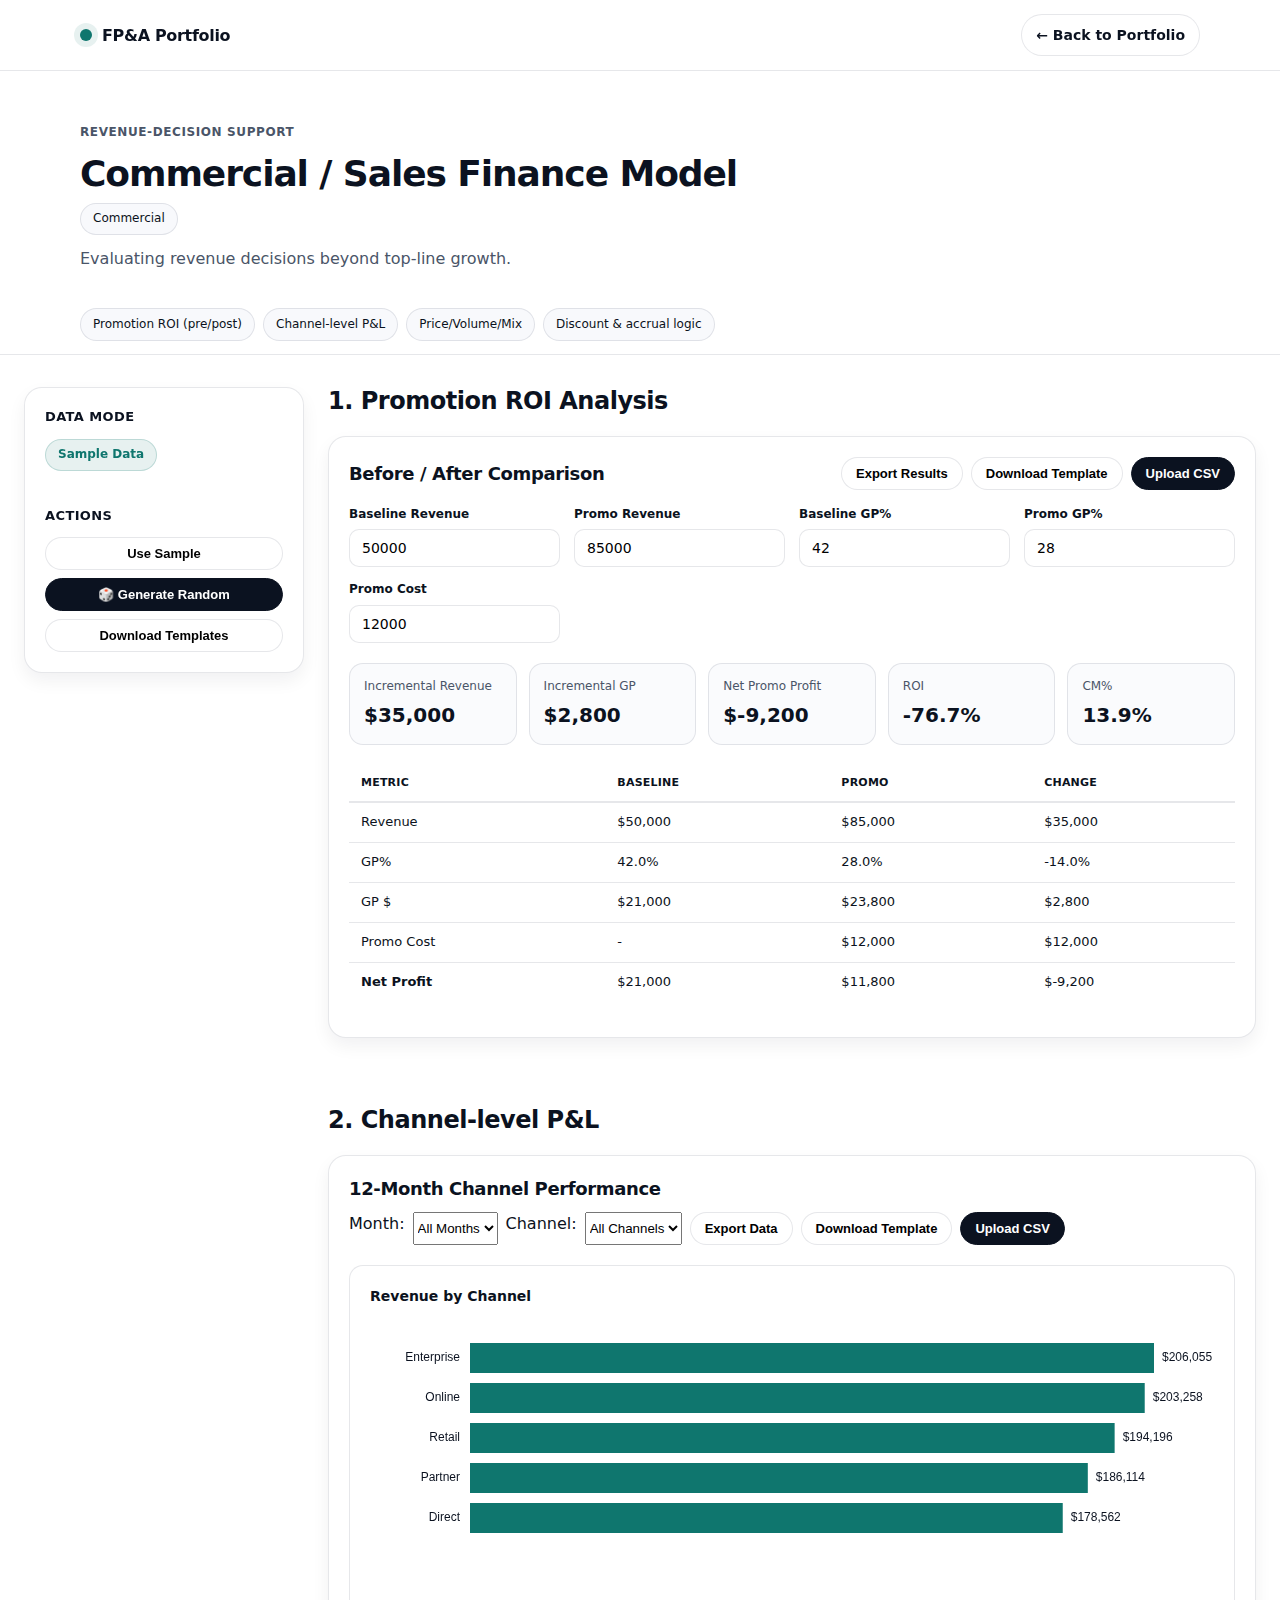
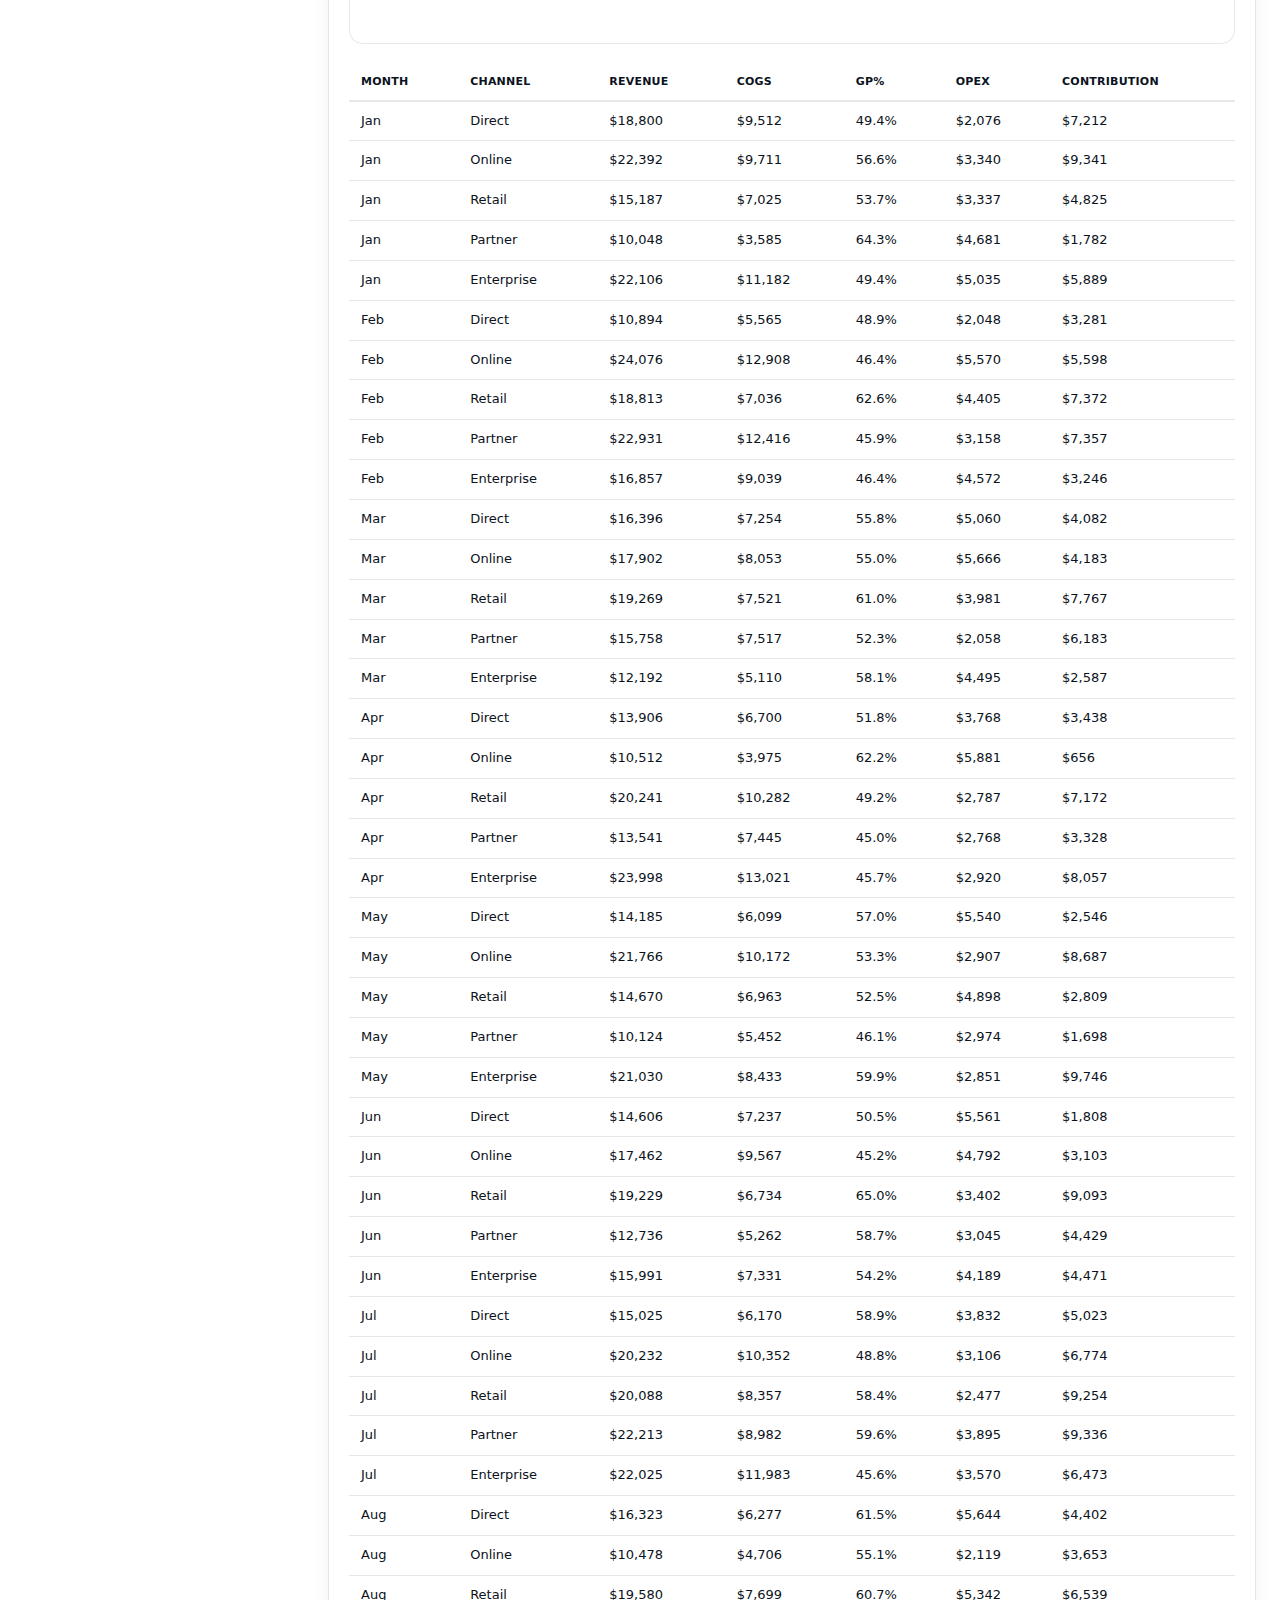
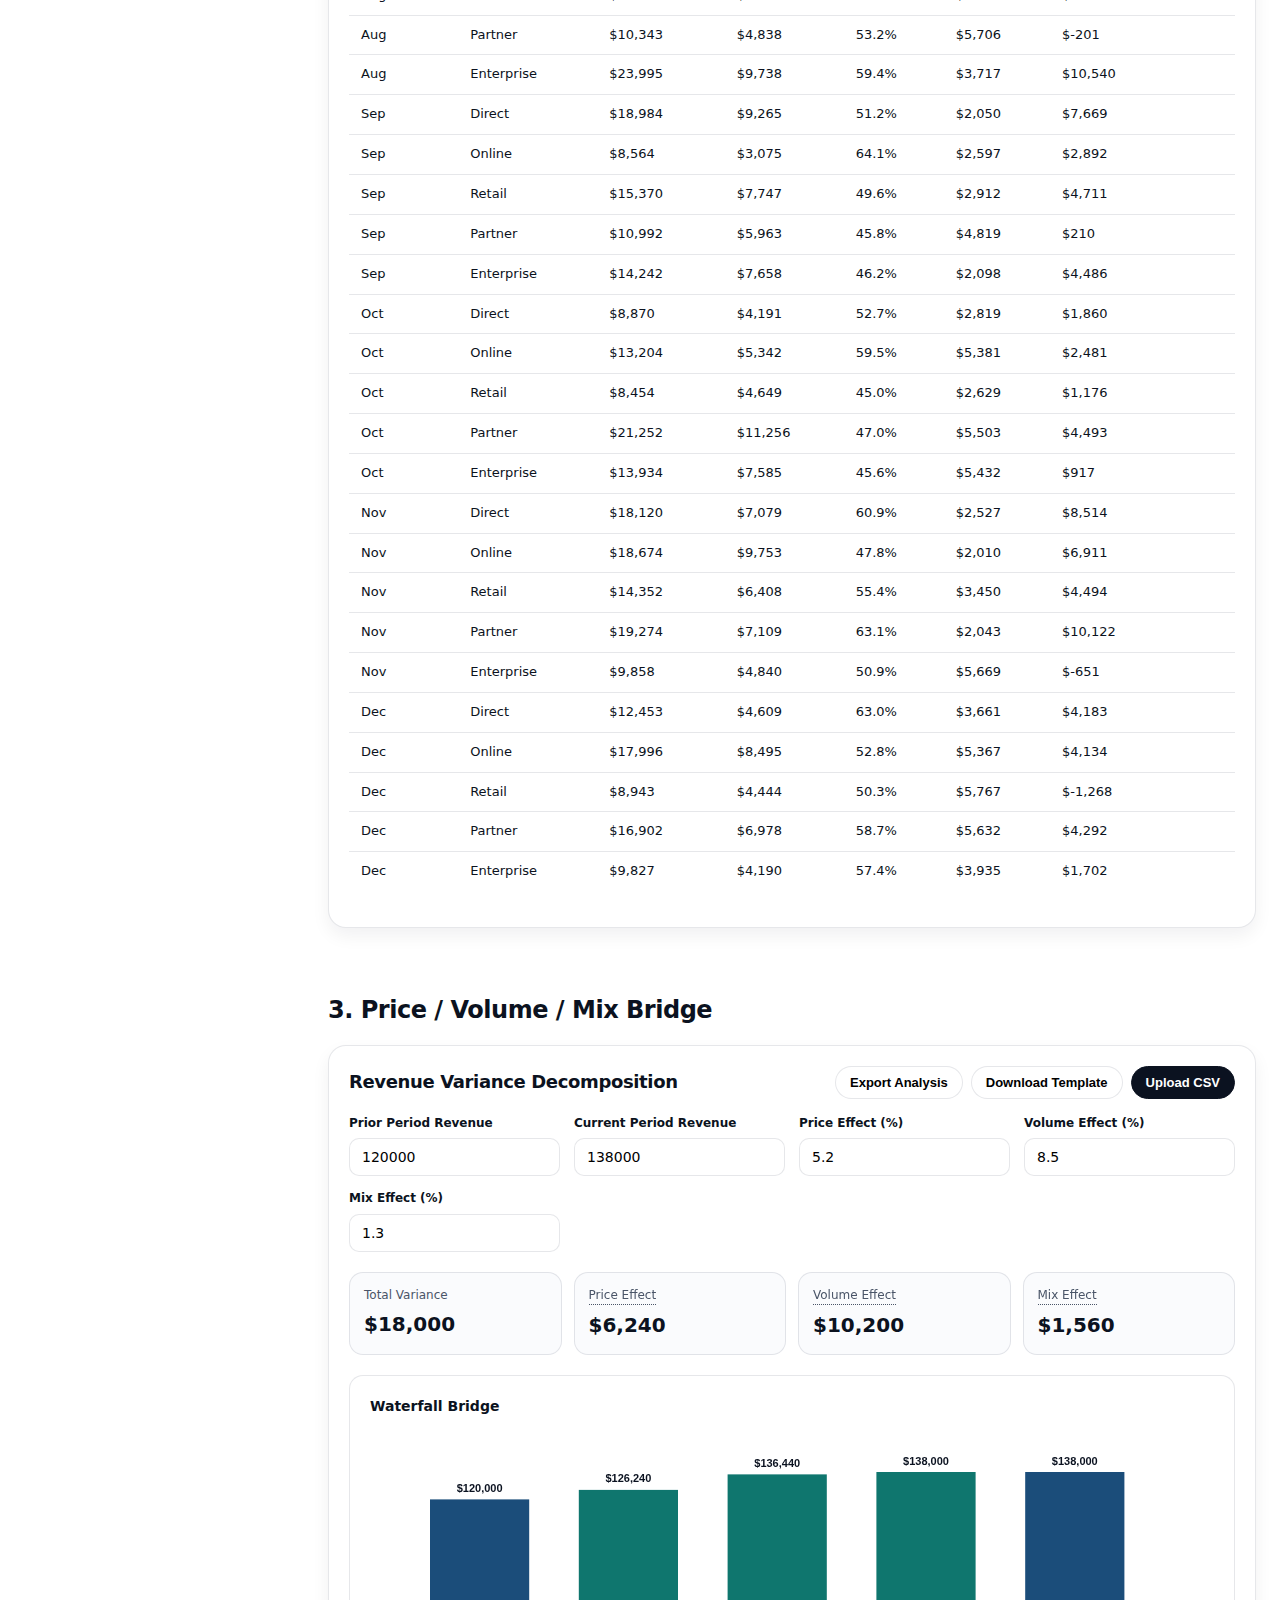
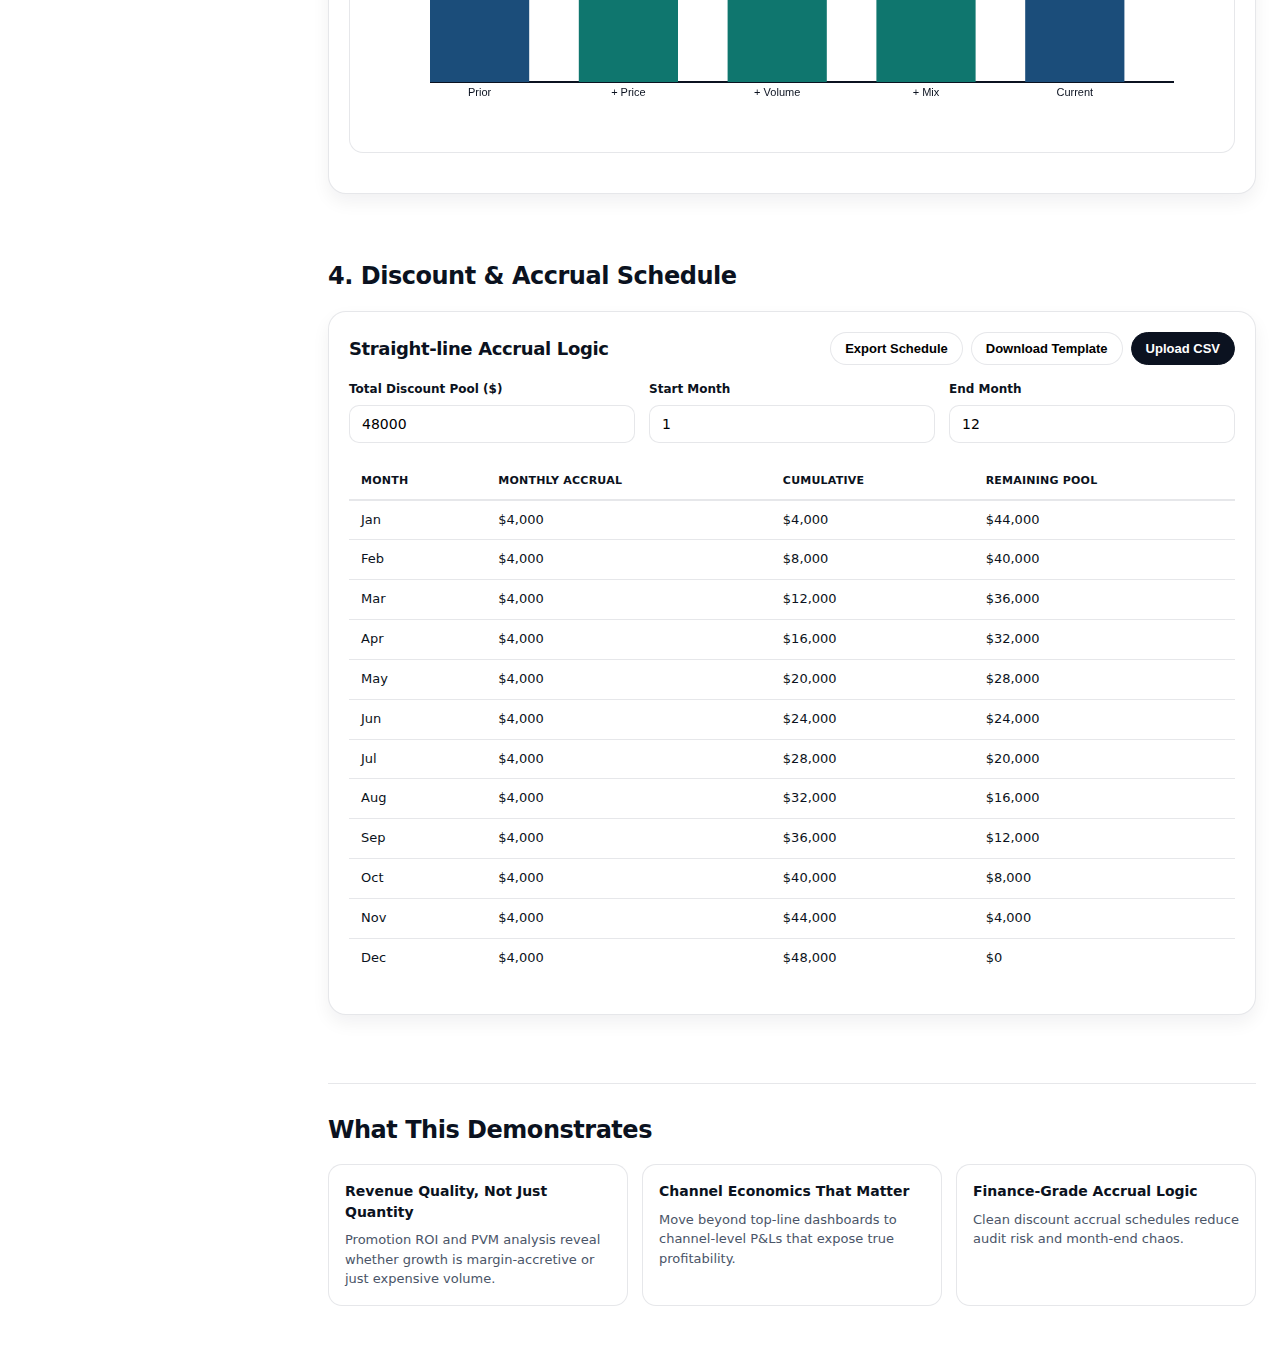
<file: commercial-sales.html>
<!DOCTYPE html>
<html lang="en">
<head>
  <meta charset="UTF-8">
  <meta name="viewport" content="width=device-width, initial-scale=1.0">
  <title>Commercial / Sales Finance Model · FP&A Portfolio</title>
  <link rel="stylesheet" href="style.css" />
  <link rel="icon" type="image/png" href="favicon.png">
  <style>
    /* Module-specific styles */
    .module-hero {
      padding: 48px 0 32px 0;
      border-bottom: 1px solid var(--border);
    }
    .module-label {
      display: inline-flex;
      align-items: center;
      gap: 8px;
      font-size: 12px;
      color: var(--muted);
      text-transform: uppercase;
      letter-spacing: 0.05em;
      margin-bottom: 12px;
    }
    .module-title {
      font-size: 36px;
      line-height: 1.1;
      letter-spacing: -0.03em;
      margin-bottom: 10px;
    }
    .module-pill {
      display: inline-flex;
      font-size: 12px;
      padding: 6px 12px;
      border-radius: 999px;
      border: 1px solid var(--border);
      background: rgba(246,248,251,0.8);
      color: var(--text);
      margin-bottom: 12px;
    }
    .module-subtitle {
      font-size: 16px;
      color: var(--muted);
      margin-bottom: 16px;
    }
    .module-problem {
      font-size: 15px;
      color: var(--text);
      font-weight: 520;
      max-width: 68ch;
      margin-bottom: 12px;
    }
    .module-role {
      font-size: 14px;
      color: var(--muted);
      margin-bottom: 14px;
    }
    .feature-chips {
      display: flex;
      flex-wrap: wrap;
      gap: 8px;
      margin-top: 16px;
    }
    .chip {
      font-size: 12px;
      padding: 7px 12px;
      border-radius: 999px;
      border: 1px solid var(--border);
      background: rgba(246,248,251,0.8);
      color: var(--text);
    }
    
    /* Main layout with sidebar */
    .module-layout {
      display: grid;
      grid-template-columns: 280px 1fr;
      gap: 24px;
      align-items: start;
      max-width: 1400px;
      margin: 0 auto;
      padding: 32px 24px;
    }
    
    /* Sticky sidebar */
    .sidebar {
      position: sticky;
      top: 80px;
      padding: 20px;
      background: white;
      border: 1px solid var(--border);
      border-radius: var(--radius);
      box-shadow: var(--shadow-soft);
    }
    .sidebar-section {
      margin-bottom: 24px;
    }
    .sidebar-section:last-child {
      margin-bottom: 0;
    }
    .sidebar-title {
      font-size: 13px;
      font-weight: 650;
      color: var(--text);
      margin-bottom: 12px;
      text-transform: uppercase;
      letter-spacing: 0.03em;
    }
    .data-badge {
      font-size: 12px;
      padding: 6px 12px;
      border-radius: 999px;
      background: rgba(15,118,110,0.10);
      border: 1px solid rgba(15,118,110,0.20);
      color: var(--accent);
      font-weight: 600;
      display: inline-block;
      margin-bottom: 12px;
    }
    .sidebar-buttons {
      display: flex;
      flex-direction: column;
      gap: 8px;
    }
    
    /* Main content area */
    .main-content {
      min-width: 0;
    }
    
    /* Module sections */
    .module-section {
      padding: 0 0 48px 0;
    }
    .module-section-title {
      font-size: 24px;
      margin-bottom: 20px;
      letter-spacing: -0.02em;
    }
    .module-card {
      background: white;
      border: 1px solid var(--border);
      border-radius: var(--radius);
      padding: 20px;
      margin-bottom: 20px;
      box-shadow: var(--shadow-soft);
    }
    .card-header {
      display: flex;
      align-items: center;
      justify-content: space-between;
      margin-bottom: 16px;
      flex-wrap: wrap;
      gap: 10px;
    }
    .card-title {
      font-size: 18px;
      font-weight: 650;
    }
    .card-actions {
      display: flex;
      gap: 8px;
      flex-wrap: wrap;
    }
    
    /* Buttons */
    .btn-small {
      padding: 8px 14px;
      font-size: 13px;
      border-radius: 999px;
      font-weight: 600;
      border: 1px solid var(--border);
      background: white;
      cursor: pointer;
      transition: all 140ms ease;
      white-space: nowrap;
    }
    .btn-small:hover {
      border-color: rgba(12, 23, 45, 0.18);
      box-shadow: 0 4px 12px rgba(11,18,32,0.06);
    }
    .btn-small:active {
      transform: translateY(1px);
    }
    .btn-primary {
      background: var(--text);
      color: white;
      border-color: var(--text);
    }
    .btn-primary:hover {
      box-shadow: 0 6px 18px rgba(11,18,32,0.12);
    }
    .btn-full {
      width: 100%;
      justify-content: center;
      display: flex;
    }
    
    /* KPI grid */
    .kpi-grid {
      display: grid;
      grid-template-columns: repeat(auto-fit, minmax(160px, 1fr));
      gap: 12px;
      margin-bottom: 20px;
    }
    .kpi-box {
      padding: 14px;
      border: 1px solid var(--border);
      border-radius: var(--radius-sm);
      background: rgba(246,248,251,0.6);
    }
    .kpi-box-label {
      font-size: 12px;
      color: var(--muted);
      margin-bottom: 6px;
    }
    .kpi-box-value {
      font-size: 20px;
      font-weight: 650;
    }
    
    /* Tables */
    .data-table {
      width: 100%;
      border-collapse: collapse;
      font-size: 13px;
      margin: 16px 0;
    }
    .data-table th {
      text-align: left;
      padding: 10px 12px;
      border-bottom: 2px solid var(--border);
      font-weight: 650;
      color: var(--text);
      font-size: 11px;
      text-transform: uppercase;
      letter-spacing: 0.02em;
    }
    .data-table td {
      padding: 10px 12px;
      border-bottom: 1px solid var(--border);
    }
    .data-table tr:last-child td {
      border-bottom: none;
    }
    .data-table tr:hover {
      background: rgba(246,248,251,0.5);
    }
    
    /* Charts */
    .chart-container {
      margin: 20px 0;
      padding: 20px;
      border: 1px solid var(--border);
      border-radius: var(--radius-sm);
      background: white;
    }
    .chart-title {
      font-size: 14px;
      font-weight: 650;
      margin-bottom: 16px;
      color: var(--text);
    }
    .chart-canvas {
      display: block;
      width: 100%;
      height: auto;
    }
    
    /* Input grid */
    .input-grid {
      display: grid;
      grid-template-columns: repeat(auto-fit, minmax(200px, 1fr));
      gap: 14px;
      margin-bottom: 20px;
    }
    .input-field {
      display: flex;
      flex-direction: column;
      gap: 6px;
    }
    .input-field label {
      font-size: 12px;
      font-weight: 600;
      color: var(--text);
    }
    .input-field input {
      padding: 10px 12px;
      border: 1px solid var(--border);
      border-radius: 10px;
      font-size: 14px;
      font-family: var(--font-sans);
      background: white;
    }
    .input-field input:focus {
      outline: none;
      border-color: var(--accent);
    }
    
    /* File upload */
    .file-input-wrapper {
      position: relative;
      display: inline-block;
    }
    .file-input-wrapper input[type="file"] {
      position: absolute;
      opacity: 0;
      width: 100%;
      height: 100%;
      cursor: pointer;
    }
    
    /* Demo section */
    .demo-section {
      padding: 32px 0;
      border-top: 1px solid var(--border);
    }
    .demo-grid {
      display: grid;
      grid-template-columns: repeat(auto-fit, minmax(280px, 1fr));
      gap: 14px;
    }
    .demo-card {
      padding: 16px;
      border: 1px solid var(--border);
      border-radius: var(--radius-sm);
      background: white;
    }
    .demo-card-title {
      font-size: 14px;
      font-weight: 650;
      margin-bottom: 8px;
    }
    .demo-card-text {
      font-size: 13px;
      color: var(--muted);
      line-height: 1.5;
    }
    
    /* Tooltips */
    .tooltip {
      position: relative;
      display: inline-block;
      cursor: help;
      border-bottom: 1px dotted var(--muted);
    }
    .tooltip:hover::after {
      content: attr(data-tooltip);
      position: absolute;
      bottom: 100%;
      left: 50%;
      transform: translateX(-50%);
      padding: 8px 12px;
      background: var(--text);
      color: white;
      font-size: 12px;
      border-radius: 8px;
      white-space: nowrap;
      z-index: 100;
      margin-bottom: 6px;
    }
    
    /* Responsive */
    @media (max-width: 1024px) {
      .module-layout {
        grid-template-columns: 1fr;
      }
      .sidebar {
        position: relative;
        top: 0;
      }
      .sidebar-buttons {
        flex-direction: row;
        flex-wrap: wrap;
      }
    }
  </style>
</head>
<body>

  <a href="#main-content" class="skip-link">Skip to content</a>

  <!-- Header -->
  <header class="site-header">
    <div class="container">
      <nav class="nav" aria-label="Main navigation">
        <a href="index.html" class="brand">
          <span class="brand-mark" aria-hidden="true"></span>
          FP&A Portfolio
        </a>
        <div class="nav-cta">
          <a href="index.html#projects" class="btn btn-ghost">← Back to Portfolio</a>
        </div>
      </nav>
    </div>
  </header>

  <main id="main-content">
    
    <!-- Hero -->
    <section class="module-hero">
      <div class="container">
        <div class="module-label">Revenue-decision support</div>
        <h1 class="module-title">Commercial / Sales Finance Model</h1>
        <div class="module-pill">Commercial</div>
        <p class="module-subtitle">Evaluating revenue decisions beyond top-line growth.</p>
        <p class="module-problem">Go beyond "more revenue = good" and answer: what's the true margin impact, volume/mix risk, and P&L reality?</p>
        <p class="module-role">Sales Finance • Commercial Finance • Revenue Analytics</p>
        <div class="feature-chips">
          <span class="chip">Promotion ROI (pre/post)</span>
          <span class="chip">Channel-level P&L</span>
          <span class="chip">Price/Volume/Mix</span>
          <span class="chip">Discount & accrual logic</span>
        </div>
      </div>
    </section>

    <!-- Main Layout with Sidebar -->
    <div class="module-layout">
      
      <!-- Sticky Sidebar -->
      <aside class="sidebar">
        <div class="sidebar-section">
          <div class="sidebar-title">Data Mode</div>
          <div class="data-badge" id="dataModeBadge">Sample Data</div>
        </div>
        
        <div class="sidebar-section">
          <div class="sidebar-title">Actions</div>
          <div class="sidebar-buttons">
            <button onclick="useSampleData()" class="btn-small btn-full">Use Sample</button>
            <button onclick="randomizeSampleData()" class="btn-small btn-primary btn-full">🎲 Generate Random</button>
            <button onclick="downloadAllTemplates()" class="btn-small btn-full">Download Templates</button>
          </div>
        </div>
      </aside>

      <!-- Main Content -->
      <div class="main-content">

        <!-- Promotion ROI Analysis -->
        <section class="module-section">
          <h2 class="module-section-title">1. Promotion ROI Analysis</h2>
          
          <div class="module-card">
            <div class="card-header">
              <h3 class="card-title">Before / After Comparison</h3>
              <div class="card-actions">
                <button onclick="downloadPromoCSV()" class="btn-small">Export Results</button>
                <button onclick="downloadPromoTemplate()" class="btn-small">Download Template</button>
                <div class="file-input-wrapper">
                  <button class="btn-small btn-primary">Upload CSV</button>
                  <input type="file" id="promoUpload" accept=".csv" onchange="handlePromoUpload(event)">
                </div>
              </div>
            </div>

            <div class="input-grid">
              <div class="input-field">
                <label>Baseline Revenue</label>
                <input type="number" id="baselineRev" value="50000" onchange="computePromoROI()">
              </div>
              <div class="input-field">
                <label>Promo Revenue</label>
                <input type="number" id="promoRev" value="85000" onchange="computePromoROI()">
              </div>
              <div class="input-field">
                <label>Baseline GP%</label>
                <input type="number" step="0.1" id="baselineGP" value="42" onchange="computePromoROI()">
              </div>
              <div class="input-field">
                <label>Promo GP%</label>
                <input type="number" step="0.1" id="promoGP" value="28" onchange="computePromoROI()">
              </div>
              <div class="input-field">
                <label>Promo Cost</label>
                <input type="number" id="promoCost" value="12000" onchange="computePromoROI()">
              </div>
            </div>

            <div class="kpi-grid" id="promoKPIs">
              <!-- KPIs populated by JS -->
            </div>

            <table class="data-table" id="promoTable">
              <!-- Table populated by JS -->
            </table>
          </div>
        </section>

        <!-- Channel P&L -->
        <section class="module-section">
          <h2 class="module-section-title">2. Channel-level P&L</h2>
          
          <div class="module-card">
            <div class="card-header">
              <h3 class="card-title">12-Month Channel Performance</h3>
              <div class="card-actions">
                <label>Month:</label>
                <select id="channelMonthFilter" onchange="renderChannelPL()">
                  <option value="all">All Months</option>
                </select>
                <label>Channel:</label>
                <select id="channelFilter" onchange="renderChannelPL()">
                  <option value="all">All Channels</option>
                </select>
                <button onclick="downloadChannelCSV()" class="btn-small">Export Data</button>
                <button onclick="downloadChannelTemplate()" class="btn-small">Download Template</button>
                <div class="file-input-wrapper">
                  <button class="btn-small btn-primary">Upload CSV</button>
                  <input type="file" id="channelUpload" accept=".csv" onchange="handleChannelUpload(event)">
                </div>
              </div>
            </div>

            <div class="chart-container">
              <div class="chart-title">Revenue by Channel</div>
              <canvas id="channelChart" class="chart-canvas"></canvas>
            </div>

            <table class="data-table" id="channelTable">
              <!-- Table populated by JS -->
            </table>
          </div>
        </section>

        <!-- Price/Volume/Mix Bridge -->
        <section class="module-section">
          <h2 class="module-section-title">3. Price / Volume / Mix Bridge</h2>
          
          <div class="module-card">
            <div class="card-header">
              <h3 class="card-title">Revenue Variance Decomposition</h3>
              <div class="card-actions">
                <button onclick="downloadPVMCSV()" class="btn-small">Export Analysis</button>
                <button onclick="downloadPVMTemplate()" class="btn-small">Download Template</button>
                <div class="file-input-wrapper">
                  <button class="btn-small btn-primary">Upload CSV</button>
                  <input type="file" id="pvmUpload" accept=".csv" onchange="handlePVMUpload(event)">
                </div>
              </div>
            </div>

            <div class="input-grid">
              <div class="input-field">
                <label>Prior Period Revenue</label>
                <input type="number" id="priorRev" value="120000" onchange="computePVM()">
              </div>
              <div class="input-field">
                <label>Current Period Revenue</label>
                <input type="number" id="currentRev" value="138000" onchange="computePVM()">
              </div>
              <div class="input-field">
                <label>Price Effect (%)</label>
                <input type="number" step="0.1" id="priceEffect" value="5.2" onchange="computePVM()">
              </div>
              <div class="input-field">
                <label>Volume Effect (%)</label>
                <input type="number" step="0.1" id="volumeEffect" value="8.5" onchange="computePVM()">
              </div>
              <div class="input-field">
                <label>Mix Effect (%)</label>
                <input type="number" step="0.1" id="mixEffect" value="1.3" onchange="computePVM()">
              </div>
            </div>

            <div class="kpi-grid" id="pvmKPIs">
              <!-- KPIs populated by JS -->
            </div>

            <div class="chart-container">
              <div class="chart-title">Waterfall Bridge</div>
              <canvas id="pvmChart" class="chart-canvas"></canvas>
            </div>
          </div>
        </section>

        <!-- Discount & Accrual Schedule -->
        <section class="module-section">
          <h2 class="module-section-title">4. Discount & Accrual Schedule</h2>
          
          <div class="module-card">
            <div class="card-header">
              <h3 class="card-title">Straight-line Accrual Logic</h3>
              <div class="card-actions">
                <button onclick="downloadAccrualCSV()" class="btn-small">Export Schedule</button>
                <button onclick="downloadAccrualTemplate()" class="btn-small">Download Template</button>
                <div class="file-input-wrapper">
                  <button class="btn-small btn-primary">Upload CSV</button>
                  <input type="file" id="accrualUpload" accept=".csv" onchange="handleAccrualUpload(event)">
                </div>
              </div>
            </div>

            <div class="input-grid">
              <div class="input-field">
                <label>Total Discount Pool ($)</label>
                <input type="number" id="discountPool" value="48000" onchange="computeAccrual()">
              </div>
              <div class="input-field">
                <label>Start Month</label>
                <input type="number" id="startMonth" value="1" min="1" max="12" onchange="computeAccrual()">
              </div>
              <div class="input-field">
                <label>End Month</label>
                <input type="number" id="endMonth" value="12" min="1" max="12" onchange="computeAccrual()">
              </div>
            </div>

            <table class="data-table" id="accrualTable">
              <!-- Table populated by JS -->
            </table>
          </div>
        </section>

        <!-- What This Demonstrates -->
        <section class="demo-section">
          <h2 class="module-section-title">What This Demonstrates</h2>
          <div class="demo-grid">
            <div class="demo-card">
              <div class="demo-card-title">Revenue Quality, Not Just Quantity</div>
              <div class="demo-card-text">
                Promotion ROI and PVM analysis reveal whether growth is margin-accretive or just expensive volume.
              </div>
            </div>
            <div class="demo-card">
              <div class="demo-card-title">Channel Economics That Matter</div>
              <div class="demo-card-text">
                Move beyond top-line dashboards to channel-level P&Ls that expose true profitability.
              </div>
            </div>
            <div class="demo-card">
              <div class="demo-card-title">Finance-Grade Accrual Logic</div>
              <div class="demo-card-text">
                Clean discount accrual schedules reduce audit risk and month-end chaos.
              </div>
            </div>
          </div>
        </section>

      </div>
    </div>

  </main>

  <a href="#" class="to-top" aria-label="Back to top">↑</a>

  <script src="main.js"></script>
  <script>
    /* =========================================
       Commercial / Sales Finance - JavaScript
       ========================================= */

    // ========== GLOBAL STATE ==========
    
    let dataMode = 'sample';
    
    let promoData = {};
    let channelData = [];
    let pvmData = {};
    let accrualSchedule = [];
    
    // ========== UTILITY FUNCTIONS ==========
    
    function randInt(min, max) {
      return Math.floor(Math.random() * (max - min + 1)) + min;
    }
    
    function randFloat(min, max) {
      return Math.random() * (max - min) + min;
    }
    
    function formatCurrency(val) {
      return '$' + Math.round(val).toLocaleString();
    }
    
    function formatPercent(val) {
      return val.toFixed(1) + '%';
    }
    
    // ========== CSV PARSING ==========
    
    function parseCSV(text) {
      const lines = text.trim().split('\n');
      const headers = lines[0].split(',').map(h => h.trim().replace(/"/g, ''));
      const data = [];
      for (let i = 1; i < lines.length; i++) {
        const values = lines[i].split(',').map(v => v.trim().replace(/"/g, ''));
        const row = {};
        headers.forEach((h, idx) => {
          row[h] = values[idx] || '';
        });
        data.push(row);
      }
      return { headers, data };
    }
    
    function validateHeaders(actual, required) {
      return required.every(h => actual.includes(h));
    }
    
    function downloadCSV(filename, headers, rows) {
      let csv = headers.join(',') + '\n';
      rows.forEach(row => {
        csv += headers.map(h => row[h] !== undefined ? row[h] : '').join(',') + '\n';
      });
      const blob = new Blob([csv], { type: 'text/csv' });
      const url = URL.createObjectURL(blob);
      const a = document.createElement('a');
      a.href = url;
      a.download = filename;
      a.click();
    }
    
    // ========== SAMPLE DATA GENERATION ==========
    
    function useSampleData() {
      dataMode = 'sample';
      document.getElementById('dataModeBadge').textContent = 'Sample Data';
      initializeSampleData();
      renderAll();
    }
    
    function initializeSampleData() {
      // Promo data
      promoData = {
        baseline_revenue: 50000,
        promo_revenue: 85000,
        baseline_gp: 42,
        promo_gp: 28,
        promo_cost: 12000
      };
      
      document.getElementById('baselineRev').value = promoData.baseline_revenue;
      document.getElementById('promoRev').value = promoData.promo_revenue;
      document.getElementById('baselineGP').value = promoData.baseline_gp;
      document.getElementById('promoGP').value = promoData.promo_gp;
      document.getElementById('promoCost').value = promoData.promo_cost;
      
      // Channel data
      const months = ['Jan', 'Feb', 'Mar', 'Apr', 'May', 'Jun', 'Jul', 'Aug', 'Sep', 'Oct', 'Nov', 'Dec'];
      const channels = ['Direct', 'Online', 'Retail', 'Partner', 'Enterprise'];
      channelData = [];
      months.forEach(month => {
        channels.forEach(channel => {
          const revenue = randInt(8000, 25000);
          const cogs = revenue * randFloat(0.35, 0.55);
          const opex = randInt(2000, 6000);
          channelData.push({
            month,
            channel,
            revenue: revenue.toFixed(2),
            cogs: cogs.toFixed(2),
            opex: opex.toFixed(2),
            gp: ((revenue - cogs) / revenue * 100).toFixed(1),
            contribution: (revenue - cogs - opex).toFixed(2)
          });
        });
      });
      
      // PVM data
      pvmData = {
        prior_revenue: 120000,
        current_revenue: 138000,
        price_effect: 5.2,
        volume_effect: 8.5,
        mix_effect: 1.3
      };
      
      document.getElementById('priorRev').value = pvmData.prior_revenue;
      document.getElementById('currentRev').value = pvmData.current_revenue;
      document.getElementById('priceEffect').value = pvmData.price_effect;
      document.getElementById('volumeEffect').value = pvmData.volume_effect;
      document.getElementById('mixEffect').value = pvmData.mix_effect;
      
      // Accrual schedule
      document.getElementById('discountPool').value = 48000;
      document.getElementById('startMonth').value = 1;
      document.getElementById('endMonth').value = 12;
    }
    
    function randomizeSampleData() {
      dataMode = 'sample';
      document.getElementById('dataModeBadge').textContent = 'Randomized Data';
      
      // Random promo data
      const baseRev = randInt(30000, 80000);
      const promoRev = baseRev * randFloat(1.3, 1.8);
      promoData = {
        baseline_revenue: baseRev,
        promo_revenue: Math.round(promoRev),
        baseline_gp: randFloat(35, 50),
        promo_gp: randFloat(20, 35),
        promo_cost: randInt(8000, 18000)
      };
      
      document.getElementById('baselineRev').value = promoData.baseline_revenue;
      document.getElementById('promoRev').value = promoData.promo_revenue;
      document.getElementById('baselineGP').value = promoData.baseline_gp.toFixed(1);
      document.getElementById('promoGP').value = promoData.promo_gp.toFixed(1);
      document.getElementById('promoCost').value = promoData.promo_cost;
      
      // Random channel data
      const months = ['Jan', 'Feb', 'Mar', 'Apr', 'May', 'Jun', 'Jul', 'Aug', 'Sep', 'Oct', 'Nov', 'Dec'];
      const numChannels = randInt(3, 5);
      const channelNames = ['Direct', 'Online', 'Retail', 'Partner', 'Enterprise'].slice(0, numChannels);
      channelData = [];
      months.forEach(month => {
        channelNames.forEach(channel => {
          const revenue = randInt(5000, 35000);
          const cogs = revenue * randFloat(0.30, 0.60);
          const opex = randInt(1500, 8000);
          channelData.push({
            month,
            channel,
            revenue: revenue.toFixed(2),
            cogs: cogs.toFixed(2),
            opex: opex.toFixed(2),
            gp: ((revenue - cogs) / revenue * 100).toFixed(1),
            contribution: (revenue - cogs - opex).toFixed(2)
          });
        });
      });
      
      // Random PVM data
      const priorRev = randInt(80000, 180000);
      const variance = randFloat(0.05, 0.25);
      pvmData = {
        prior_revenue: priorRev,
        current_revenue: Math.round(priorRev * (1 + variance)),
        price_effect: randFloat(2, 8),
        volume_effect: randFloat(3, 15),
        mix_effect: randFloat(-2, 5)
      };
      
      document.getElementById('priorRev').value = pvmData.prior_revenue;
      document.getElementById('currentRev').value = pvmData.current_revenue;
      document.getElementById('priceEffect').value = pvmData.price_effect.toFixed(1);
      document.getElementById('volumeEffect').value = pvmData.volume_effect.toFixed(1);
      document.getElementById('mixEffect').value = pvmData.mix_effect.toFixed(1);
      
      // Random accrual
      document.getElementById('discountPool').value = randInt(20000, 80000);
      document.getElementById('startMonth').value = randInt(1, 3);
      document.getElementById('endMonth').value = randInt(10, 12);
      
      renderAll();
    }
    
    // ========== PROMO ROI FUNCTIONS ==========
    
    function computePromoROI() {
      const baselineRev = parseFloat(document.getElementById('baselineRev').value) || 0;
      const promoRev = parseFloat(document.getElementById('promoRev').value) || 0;
      const baselineGP = parseFloat(document.getElementById('baselineGP').value) || 0;
      const promoGP = parseFloat(document.getElementById('promoGP').value) || 0;
      const promoCost = parseFloat(document.getElementById('promoCost').value) || 0;
      
      const incrementalRev = promoRev - baselineRev;
      const baselineGPDollar = baselineRev * (baselineGP / 100);
      const promoGPDollar = promoRev * (promoGP / 100);
      const incrementalGP = promoGPDollar - baselineGPDollar;
      const netProfit = incrementalGP - promoCost;
      const roi = promoCost > 0 ? (netProfit / promoCost) * 100 : 0;
      const cmPct = promoRev > 0 ? ((promoGPDollar - promoCost) / promoRev) * 100 : 0;
      
      document.getElementById('promoKPIs').innerHTML = `
        <div class="kpi-box">
          <div class="kpi-box-label">Incremental Revenue</div>
          <div class="kpi-box-value">${formatCurrency(incrementalRev)}</div>
        </div>
        <div class="kpi-box">
          <div class="kpi-box-label">Incremental GP</div>
          <div class="kpi-box-value">${formatCurrency(incrementalGP)}</div>
        </div>
        <div class="kpi-box">
          <div class="kpi-box-label">Net Promo Profit</div>
          <div class="kpi-box-value">${formatCurrency(netProfit)}</div>
        </div>
        <div class="kpi-box">
          <div class="kpi-box-label">ROI</div>
          <div class="kpi-box-value">${formatPercent(roi)}</div>
        </div>
        <div class="kpi-box">
          <div class="kpi-box-label">CM%</div>
          <div class="kpi-box-value">${formatPercent(cmPct)}</div>
        </div>
      `;
      
      let tableHTML = `
        <thead>
          <tr>
            <th>Metric</th>
            <th>Baseline</th>
            <th>Promo</th>
            <th>Change</th>
          </tr>
        </thead>
        <tbody>
          <tr>
            <td>Revenue</td>
            <td>${formatCurrency(baselineRev)}</td>
            <td>${formatCurrency(promoRev)}</td>
            <td>${formatCurrency(incrementalRev)}</td>
          </tr>
          <tr>
            <td>GP%</td>
            <td>${formatPercent(baselineGP)}</td>
            <td>${formatPercent(promoGP)}</td>
            <td>${formatPercent(promoGP - baselineGP)}</td>
          </tr>
          <tr>
            <td>GP $</td>
            <td>${formatCurrency(baselineGPDollar)}</td>
            <td>${formatCurrency(promoGPDollar)}</td>
            <td>${formatCurrency(incrementalGP)}</td>
          </tr>
          <tr>
            <td>Promo Cost</td>
            <td>-</td>
            <td>${formatCurrency(promoCost)}</td>
            <td>${formatCurrency(promoCost)}</td>
          </tr>
          <tr>
            <td><strong>Net Profit</strong></td>
            <td>${formatCurrency(baselineGPDollar)}</td>
            <td>${formatCurrency(promoGPDollar - promoCost)}</td>
            <td>${formatCurrency(netProfit)}</td>
          </tr>
        </tbody>
      `;
      document.getElementById('promoTable').innerHTML = tableHTML;
    }
    
    // ========== CHANNEL P&L FUNCTIONS ==========
    
    function renderChannelPL() {
      const monthFilter = document.getElementById('channelMonthFilter').value;
      const channelFilter = document.getElementById('channelFilter').value;
      
      let filtered = channelData.filter(d => {
        if (monthFilter !== 'all' && d.month !== monthFilter) return false;
        if (channelFilter !== 'all' && d.channel !== channelFilter) return false;
        return true;
      });
      
      let tableHTML = `
        <thead>
          <tr>
            <th>Month</th>
            <th>Channel</th>
            <th>Revenue</th>
            <th>COGS</th>
            <th>GP%</th>
            <th>OpEx</th>
            <th>Contribution</th>
          </tr>
        </thead>
        <tbody>
      `;
      filtered.forEach(d => {
        tableHTML += `
          <tr>
            <td>${d.month}</td>
            <td>${d.channel}</td>
            <td>${formatCurrency(parseFloat(d.revenue))}</td>
            <td>${formatCurrency(parseFloat(d.cogs))}</td>
            <td>${d.gp}%</td>
            <td>${formatCurrency(parseFloat(d.opex))}</td>
            <td>${formatCurrency(parseFloat(d.contribution))}</td>
          </tr>
        `;
      });
      tableHTML += '</tbody>';
      document.getElementById('channelTable').innerHTML = tableHTML;
      
      renderChannelChart();
    }
    
    function renderChannelChart() {
      const canvas = document.getElementById('channelChart');
      const container = canvas.parentElement;
      const containerWidth = container.clientWidth - 40;
      
      canvas.width = containerWidth;
      canvas.height = 300;
      
      const ctx = canvas.getContext('2d');
      const w = canvas.width;
      const h = canvas.height;
      const dpr = window.devicePixelRatio || 1;
      
      canvas.width = w * dpr;
      canvas.height = h * dpr;
      canvas.style.width = w + 'px';
      canvas.style.height = h + 'px';
      ctx.scale(dpr, dpr);
      
      ctx.clearRect(0, 0, w, h);
      
      const channels = [...new Set(channelData.map(d => d.channel))];
      const channelTotals = channels.map(ch => {
        const total = channelData.filter(d => d.channel === ch).reduce((sum, d) => sum + parseFloat(d.revenue), 0);
        return { channel: ch, total };
      }).sort((a, b) => b.total - a.total);
      
      const maxTotal = Math.max(...channelTotals.map(c => c.total));
      const paddingLeft = 100;
      const paddingRight = 60;
      const paddingTop = 20;
      const paddingBottom = 30;
      const chartW = w - paddingLeft - paddingRight;
      const chartH = h - paddingTop - paddingBottom;
      const barHeight = 30;
      const barGap = 10;
      
      channelTotals.forEach((c, i) => {
        const barW = (c.total / maxTotal) * chartW;
        const y = paddingTop + i * (barHeight + barGap);
        
        ctx.fillStyle = '#0f766e';
        ctx.fillRect(paddingLeft, y, barW, barHeight);
        
        ctx.fillStyle = '#0b1220';
        ctx.font = '12px sans-serif';
        ctx.textAlign = 'right';
        ctx.textBaseline = 'middle';
        ctx.fillText(c.channel, paddingLeft - 10, y + barHeight / 2);
        
        ctx.fillStyle = '#0b1220';
        ctx.textAlign = 'left';
        ctx.fillText(formatCurrency(c.total), paddingLeft + barW + 8, y + barHeight / 2);
      });
    }
    
    function populateChannelFilters() {
      const months = [...new Set(channelData.map(d => d.month))];
      const channels = [...new Set(channelData.map(d => d.channel))];
      
      document.getElementById('channelMonthFilter').innerHTML = '<option value="all">All Months</option>' +
        months.map(m => `<option value="${m}">${m}</option>`).join('');
      
      document.getElementById('channelFilter').innerHTML = '<option value="all">All Channels</option>' +
        channels.map(c => `<option value="${c}">${c}</option>`).join('');
    }
    
    // ========== PVM FUNCTIONS ==========
    
    function computePVM() {
      const priorRev = parseFloat(document.getElementById('priorRev').value) || 0;
      const currentRev = parseFloat(document.getElementById('currentRev').value) || 0;
      const priceEffect = parseFloat(document.getElementById('priceEffect').value) || 0;
      const volumeEffect = parseFloat(document.getElementById('volumeEffect').value) || 0;
      const mixEffect = parseFloat(document.getElementById('mixEffect').value) || 0;
      
      const totalVariance = currentRev - priorRev;
      const priceDollar = priorRev * (priceEffect / 100);
      const volumeDollar = priorRev * (volumeEffect / 100);
      const mixDollar = priorRev * (mixEffect / 100);
      
      document.getElementById('pvmKPIs').innerHTML = `
        <div class="kpi-box">
          <div class="kpi-box-label">Total Variance</div>
          <div class="kpi-box-value">${formatCurrency(totalVariance)}</div>
        </div>
        <div class="kpi-box">
          <div class="kpi-box-label"><span class="tooltip" data-tooltip="Revenue change from price">Price Effect</span></div>
          <div class="kpi-box-value">${formatCurrency(priceDollar)}</div>
        </div>
        <div class="kpi-box">
          <div class="kpi-box-label"><span class="tooltip" data-tooltip="Revenue change from volume">Volume Effect</span></div>
          <div class="kpi-box-value">${formatCurrency(volumeDollar)}</div>
        </div>
        <div class="kpi-box">
          <div class="kpi-box-label"><span class="tooltip" data-tooltip="Revenue change from mix">Mix Effect</span></div>
          <div class="kpi-box-value">${formatCurrency(mixDollar)}</div>
        </div>
      `;
      
      renderPVMChart(priorRev, priceDollar, volumeDollar, mixDollar, currentRev);
    }
    
    function renderPVMChart(prior, price, volume, mix, current) {
      const canvas = document.getElementById('pvmChart');
      const container = canvas.parentElement;
      const containerWidth = container.clientWidth - 40;
      
      canvas.width = containerWidth;
      canvas.height = 300;
      
      const ctx = canvas.getContext('2d');
      const w = canvas.width;
      const h = canvas.height;
      const dpr = window.devicePixelRatio || 1;
      
      canvas.width = w * dpr;
      canvas.height = h * dpr;
      canvas.style.width = w + 'px';
      canvas.style.height = h + 'px';
      ctx.scale(dpr, dpr);
      
      ctx.clearRect(0, 0, w, h);
      
      const values = [prior, prior + price, prior + price + volume, prior + price + volume + mix, current];
      const labels = ['Prior', '+ Price', '+ Volume', '+ Mix', 'Current'];
      
      const maxVal = Math.max(...values);
      const minVal = Math.min(...values, 0);
      const range = maxVal - minVal;
      
      const paddingLeft = 60;
      const paddingRight = 40;
      const paddingTop = 40;
      const paddingBottom = 50;
      const chartW = w - paddingLeft - paddingRight;
      const chartH = h - paddingTop - paddingBottom;
      const barWidth = chartW / (values.length * 1.5);
      const barGap = barWidth * 0.5;
      
      // Zero line
      const zeroY = paddingTop + chartH - ((0 - minVal) / range) * chartH;
      ctx.strokeStyle = '#0b1220';
      ctx.lineWidth = 2;
      ctx.beginPath();
      ctx.moveTo(paddingLeft, zeroY);
      ctx.lineTo(w - paddingRight, zeroY);
      ctx.stroke();
      
      // Bars
      values.forEach((val, i) => {
        const x = paddingLeft + i * (barWidth + barGap);
        const barH = Math.abs((val - minVal) / range * chartH - (0 - minVal) / range * chartH);
        const y = val >= 0 ? zeroY - barH : zeroY;
        
        ctx.fillStyle = i === 0 || i === values.length - 1 ? '#1b4d7a' : '#0f766e';
        ctx.fillRect(x, y, barWidth, barH);
        
        // Label
        ctx.fillStyle = '#0b1220';
        ctx.font = '11px sans-serif';
        ctx.textAlign = 'center';
        ctx.textBaseline = 'top';
        ctx.fillText(labels[i], x + barWidth / 2, h - paddingBottom + 5);
        
        // Value
        ctx.font = 'bold 11px sans-serif';
        ctx.textBaseline = 'bottom';
        ctx.fillText(formatCurrency(val), x + barWidth / 2, y - 5);
      });
    }
    
    // ========== ACCRUAL FUNCTIONS ==========
    
    function computeAccrual() {
      const pool = parseFloat(document.getElementById('discountPool').value) || 0;
      const start = parseInt(document.getElementById('startMonth').value) || 1;
      const end = parseInt(document.getElementById('endMonth').value) || 12;
      
      const months = ['Jan', 'Feb', 'Mar', 'Apr', 'May', 'Jun', 'Jul', 'Aug', 'Sep', 'Oct', 'Nov', 'Dec'];
      const numMonths = end - start + 1;
      const monthlyAccrual = numMonths > 0 ? pool / numMonths : 0;
      
      accrualSchedule = [];
      let cumulative = 0;
      months.forEach((month, i) => {
        const monthNum = i + 1;
        const accrual = (monthNum >= start && monthNum <= end) ? monthlyAccrual : 0;
        cumulative += accrual;
        accrualSchedule.push({
          month,
          accrual: accrual.toFixed(2),
          cumulative: cumulative.toFixed(2),
          remaining: (pool - cumulative).toFixed(2)
        });
      });
      
      let tableHTML = `
        <thead>
          <tr>
            <th>Month</th>
            <th>Monthly Accrual</th>
            <th>Cumulative</th>
            <th>Remaining Pool</th>
          </tr>
        </thead>
        <tbody>
      `;
      accrualSchedule.forEach(a => {
        tableHTML += `
          <tr>
            <td>${a.month}</td>
            <td>${formatCurrency(parseFloat(a.accrual))}</td>
            <td>${formatCurrency(parseFloat(a.cumulative))}</td>
            <td>${formatCurrency(parseFloat(a.remaining))}</td>
          </tr>
        `;
      });
      tableHTML += '</tbody>';
      document.getElementById('accrualTable').innerHTML = tableHTML;
    }
    
    // ========== CSV DOWNLOADS ==========
    
    function downloadPromoCSV() {
      const headers = ['metric', 'baseline', 'promo', 'change'];
      const baselineRev = parseFloat(document.getElementById('baselineRev').value) || 0;
      const promoRev = parseFloat(document.getElementById('promoRev').value) || 0;
      const baselineGP = parseFloat(document.getElementById('baselineGP').value) || 0;
      const promoGP = parseFloat(document.getElementById('promoGP').value) || 0;
      const rows = [
        { metric: 'Revenue', baseline: baselineRev, promo: promoRev, change: promoRev - baselineRev },
        { metric: 'GP%', baseline: baselineGP, promo: promoGP, change: promoGP - baselineGP }
      ];
      downloadCSV('promotion_roi.csv', headers, rows);
    }
    
    function downloadPromoTemplate() {
      const headers = ['baseline_revenue', 'promo_revenue', 'baseline_gp', 'promo_gp', 'promo_cost'];
      const rows = [{ baseline_revenue: 50000, promo_revenue: 85000, baseline_gp: 42, promo_gp: 28, promo_cost: 12000 }];
      downloadCSV('promotions_template.csv', headers, rows);
    }
    
    function downloadChannelCSV() {
      const headers = ['month', 'channel', 'revenue', 'cogs', 'gp', 'opex', 'contribution'];
      downloadCSV('channel_pnl.csv', headers, channelData);
    }
    
    function downloadChannelTemplate() {
      const headers = ['month', 'channel', 'revenue', 'cogs', 'gp', 'opex', 'contribution'];
      const rows = [
        { month: 'Jan', channel: 'Direct', revenue: 15000, cogs: 6000, gp: 60, opex: 3000, contribution: 6000 },
        { month: 'Jan', channel: 'Online', revenue: 12000, cogs: 5000, gp: 58.3, opex: 2500, contribution: 4500 }
      ];
      downloadCSV('channel_pnl_template.csv', headers, rows);
    }
    
    function downloadPVMCSV() {
      const headers = ['prior_revenue', 'current_revenue', 'price_effect', 'volume_effect', 'mix_effect'];
      const rows = [{
        prior_revenue: document.getElementById('priorRev').value,
        current_revenue: document.getElementById('currentRev').value,
        price_effect: document.getElementById('priceEffect').value,
        volume_effect: document.getElementById('volumeEffect').value,
        mix_effect: document.getElementById('mixEffect').value
      }];
      downloadCSV('pvm_analysis.csv', headers, rows);
    }
    
    function downloadPVMTemplate() {
      const headers = ['prior_revenue', 'current_revenue', 'price_effect', 'volume_effect', 'mix_effect'];
      const rows = [{ prior_revenue: 120000, current_revenue: 138000, price_effect: 5.2, volume_effect: 8.5, mix_effect: 1.3 }];
      downloadCSV('pvm_template.csv', headers, rows);
    }
    
    function downloadAccrualCSV() {
      const headers = ['month', 'accrual', 'cumulative', 'remaining'];
      downloadCSV('accrual_schedule.csv', headers, accrualSchedule);
    }
    
    function downloadAccrualTemplate() {
      const headers = ['discount_pool', 'start_month', 'end_month'];
      const rows = [{ discount_pool: 48000, start_month: 1, end_month: 12 }];
      downloadCSV('accrual_template.csv', headers, rows);
    }
    
    function downloadAllTemplates() {
      downloadPromoTemplate();
      setTimeout(() => downloadChannelTemplate(), 300);
      setTimeout(() => downloadPVMTemplate(), 600);
      setTimeout(() => downloadAccrualTemplate(), 900);
    }
    
    // ========== CSV UPLOADS ==========
    
    function handlePromoUpload(event) {
      const file = event.target.files[0];
      if (!file) return;
      const reader = new FileReader();
      reader.onload = (e) => {
        try {
          const { headers, data } = parseCSV(e.target.result);
          const required = ['baseline_revenue', 'promo_revenue', 'baseline_gp', 'promo_gp', 'promo_cost'];
          if (!validateHeaders(headers, required)) {
            alert('Invalid CSV. Required: ' + required.join(', '));
            return;
          }
          const row = data[0];
          document.getElementById('baselineRev').value = row.baseline_revenue;
          document.getElementById('promoRev').value = row.promo_revenue;
          document.getElementById('baselineGP').value = row.baseline_gp;
          document.getElementById('promoGP').value = row.promo_gp;
          document.getElementById('promoCost').value = row.promo_cost;
          dataMode = 'uploaded';
          document.getElementById('dataModeBadge').textContent = 'Uploaded Data';
          computePromoROI();
          alert('Promo data uploaded!');
        } catch (err) {
          alert('Error: ' + err.message);
        }
      };
      reader.readAsText(file);
    }
    
    function handleChannelUpload(event) {
      const file = event.target.files[0];
      if (!file) return;
      const reader = new FileReader();
      reader.onload = (e) => {
        try {
          const { headers, data } = parseCSV(e.target.result);
          const required = ['month', 'channel', 'revenue', 'cogs', 'gp', 'opex', 'contribution'];
          if (!validateHeaders(headers, required)) {
            alert('Invalid CSV. Required: ' + required.join(', '));
            return;
          }
          channelData = data;
          dataMode = 'uploaded';
          document.getElementById('dataModeBadge').textContent = 'Uploaded Data';
          populateChannelFilters();
          renderChannelPL();
          alert('Channel data uploaded!');
        } catch (err) {
          alert('Error: ' + err.message);
        }
      };
      reader.readAsText(file);
    }
    
    function handlePVMUpload(event) {
      const file = event.target.files[0];
      if (!file) return;
      const reader = new FileReader();
      reader.onload = (e) => {
        try {
          const { headers, data } = parseCSV(e.target.result);
          const required = ['prior_revenue', 'current_revenue', 'price_effect', 'volume_effect', 'mix_effect'];
          if (!validateHeaders(headers, required)) {
            alert('Invalid CSV. Required: ' + required.join(', '));
            return;
          }
          const row = data[0];
          document.getElementById('priorRev').value = row.prior_revenue;
          document.getElementById('currentRev').value = row.current_revenue;
          document.getElementById('priceEffect').value = row.price_effect;
          document.getElementById('volumeEffect').value = row.volume_effect;
          document.getElementById('mixEffect').value = row.mix_effect;
          dataMode = 'uploaded';
          document.getElementById('dataModeBadge').textContent = 'Uploaded Data';
          computePVM();
          alert('PVM data uploaded!');
        } catch (err) {
          alert('Error: ' + err.message);
        }
      };
      reader.readAsText(file);
    }
    
    function handleAccrualUpload(event) {
      const file = event.target.files[0];
      if (!file) return;
      const reader = new FileReader();
      reader.onload = (e) => {
        try {
          const { headers, data } = parseCSV(e.target.result);
          const required = ['discount_pool', 'start_month', 'end_month'];
          if (!validateHeaders(headers, required)) {
            alert('Invalid CSV. Required: ' + required.join(', '));
            return;
          }
          const row = data[0];
          document.getElementById('discountPool').value = row.discount_pool;
          document.getElementById('startMonth').value = row.start_month;
          document.getElementById('endMonth').value = row.end_month;
          dataMode = 'uploaded';
          document.getElementById('dataModeBadge').textContent = 'Uploaded Data';
          computeAccrual();
          alert('Accrual data uploaded!');
        } catch (err) {
          alert('Error: ' + err.message);
        }
      };
      reader.readAsText(file);
    }
    
    // ========== RENDER ALL ==========
    
    function renderAll() {
      computePromoROI();
      populateChannelFilters();
      renderChannelPL();
      computePVM();
      computeAccrual();
    }
    
    // ========== INIT ==========
    
    window.addEventListener('DOMContentLoaded', () => {
      initializeSampleData();
      renderAll();
    });
  </script>

</body>
</html>
</file>
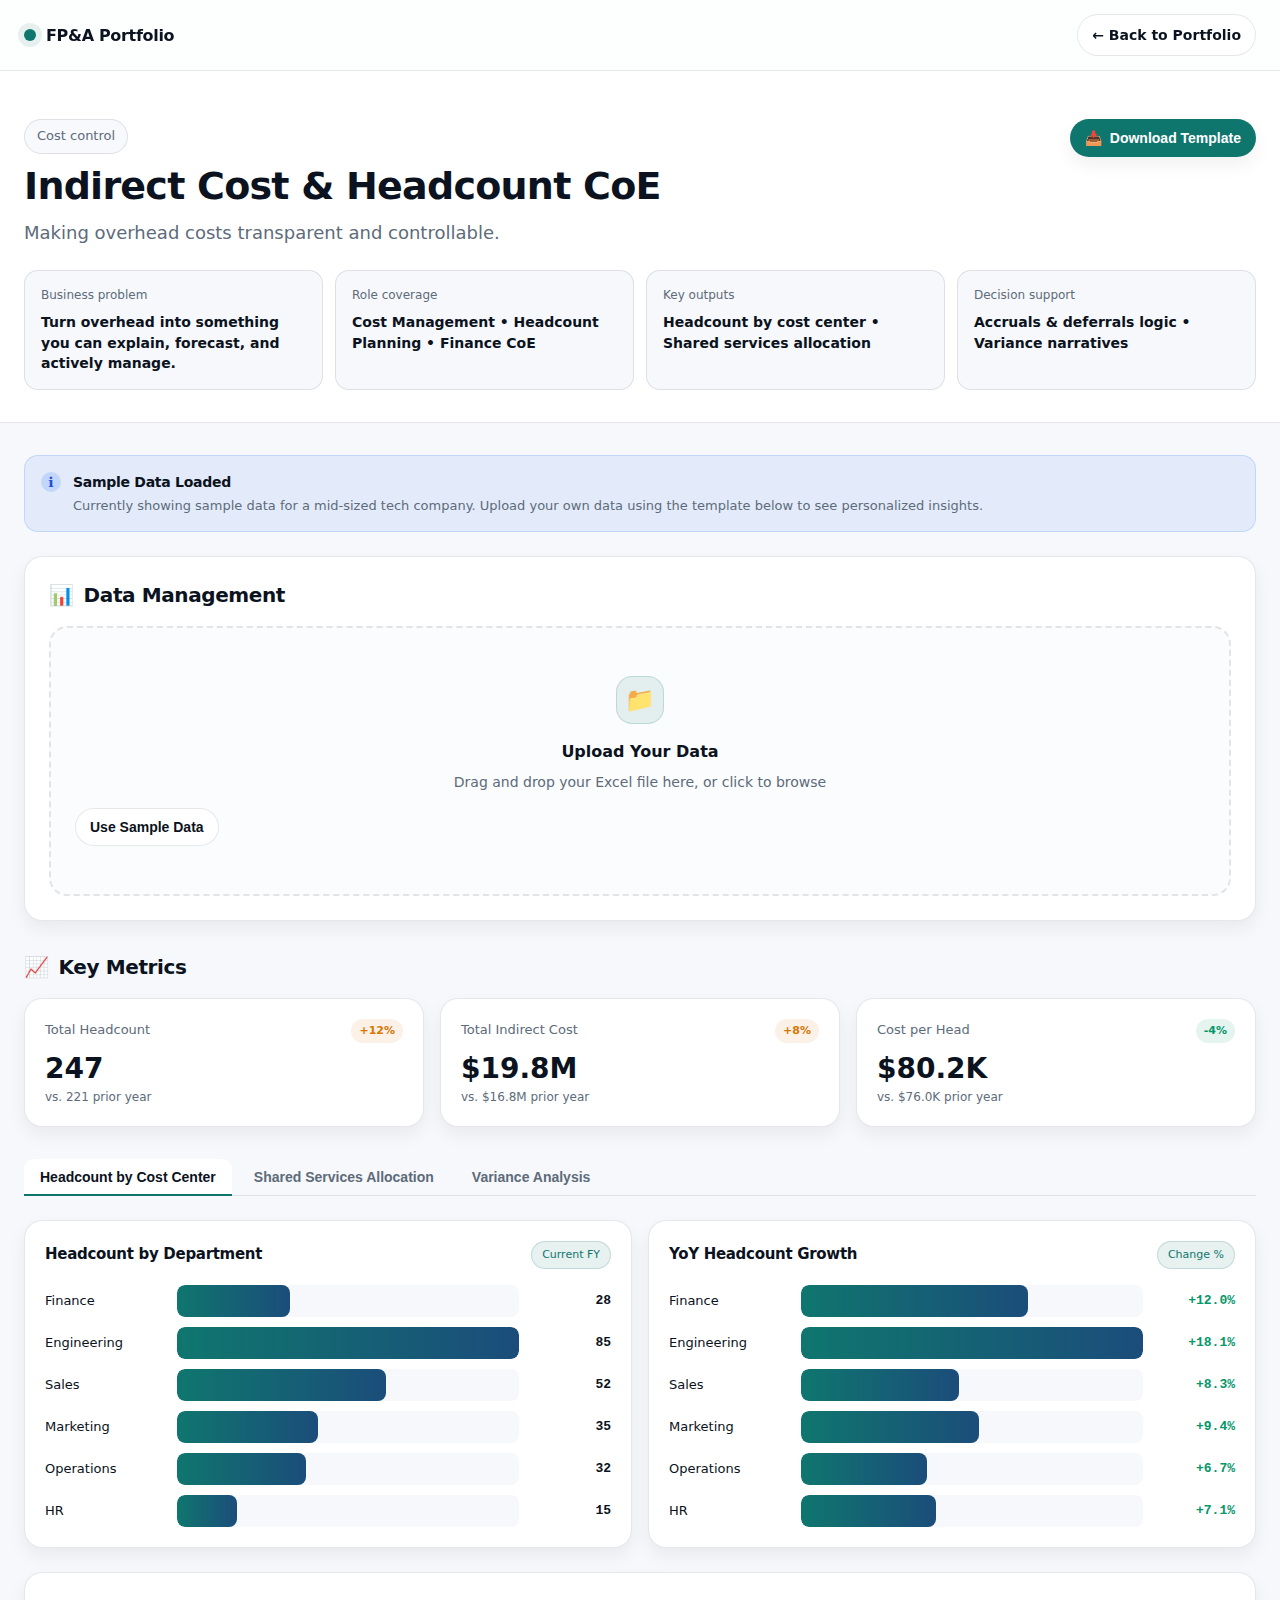
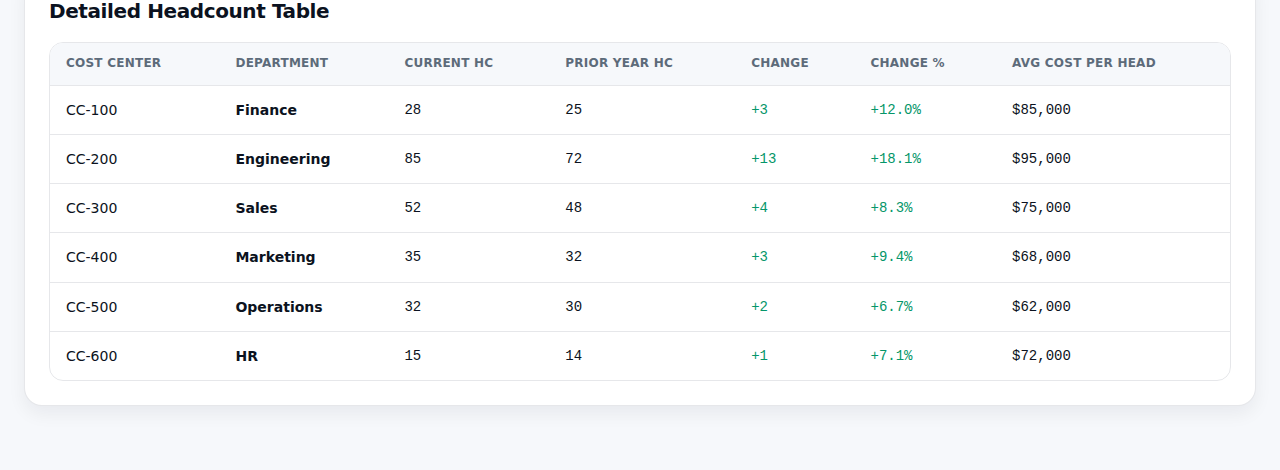
<file: indirect-cost-headcount.html>
<!doctype html>
<html lang="en">
<head>
  <meta charset="utf-8" />
  <meta name="viewport" content="width=device-width, initial-scale=1" />
  <meta name="description" content="Indirect Cost & Headcount CoE — Making overhead costs transparent and controllable" />
  <meta name="theme-color" content="#0B1220" />
  <title>Indirect Cost & Headcount CoE — Cost Control Module</title>
  
  <style>
    /* =========================================
       Indirect Cost & Headcount CoE Module
       Apple/consulting-inspired design
       ========================================= */

    :root {
      --bg: #ffffff;
      --bg-muted: #f6f8fb;
      --text: #0b1220;
      --muted: #5d6b7a;
      --border: rgba(12, 23, 45, 0.10);
      --shadow: 0 10px 30px rgba(11, 18, 32, 0.08);
      --shadow-soft: 0 8px 18px rgba(11, 18, 32, 0.06);
      --accent: #0f766e;
      --accent-2: #1b4d7a;
      --accent-soft: rgba(15, 118, 110, 0.10);
      --success: #059669;
      --success-soft: rgba(5, 150, 105, 0.10);
      --warning: #d97706;
      --warning-soft: rgba(217, 119, 6, 0.10);
      --radius: 18px;
      --radius-sm: 14px;
      --max: 1240px;
      --font-sans: ui-sans-serif, system-ui, -apple-system, Segoe UI, Roboto, Helvetica, Arial, "Apple Color Emoji", "Segoe UI Emoji";
    }

    * { box-sizing: border-box; }
    html { scroll-behavior: smooth; }
    body {
      margin: 0;
      background: var(--bg-muted);
      color: var(--text);
      font-family: var(--font-sans);
      line-height: 1.45;
      -webkit-font-smoothing: antialiased;
      -moz-osx-font-smoothing: grayscale;
    }

    a { color: inherit; text-decoration: none; }
    p { margin: 0; }
    h1, h2, h3, h4 { margin: 0; letter-spacing: -0.02em; }

    .container {
      width: min(var(--max), calc(100% - 48px));
      margin: 0 auto;
    }

    /* Header */
    .site-header {
      position: sticky;
      top: 0;
      z-index: 50;
      background: rgba(255,255,255,0.78);
      backdrop-filter: blur(10px);
      border-bottom: 1px solid var(--border);
    }

    .nav {
      display: flex;
      align-items: center;
      justify-content: space-between;
      padding: 14px 0;
      gap: 16px;
    }

    .brand {
      display: inline-flex;
      align-items: center;
      gap: 10px;
      font-weight: 650;
      letter-spacing: -0.02em;
    }

    .brand-mark {
      width: 12px;
      height: 12px;
      border-radius: 50%;
      background: var(--accent);
      box-shadow: 0 0 0 6px var(--accent-soft);
    }

    /* Buttons */
    .btn {
      display: inline-flex;
      align-items: center;
      justify-content: center;
      gap: 8px;
      padding: 10px 14px;
      border-radius: 999px;
      font-size: 14px;
      font-weight: 600;
      border: 1px solid transparent;
      transition: transform 140ms ease, box-shadow 140ms ease, background 140ms ease, border-color 140ms ease;
      user-select: none;
      cursor: pointer;
    }
    .btn:active { transform: translateY(1px); }

    .btn-solid {
      background: var(--text);
      color: white;
      box-shadow: var(--shadow-soft);
    }
    .btn-solid:hover { box-shadow: var(--shadow); }

    .btn-ghost {
      background: white;
      border-color: var(--border);
      color: var(--text);
    }
    .btn-ghost:hover { border-color: rgba(12, 23, 45, 0.18); box-shadow: 0 6px 18px rgba(11,18,32,0.06); }

    .btn-accent {
      background: var(--accent);
      color: white;
      box-shadow: var(--shadow-soft);
    }
    .btn-accent:hover { box-shadow: var(--shadow); }

    /* Module header */
    .module-header {
      padding: 48px 0 32px 0;
      background: white;
      border-bottom: 1px solid var(--border);
    }

    .module-top {
      display: flex;
      align-items: flex-start;
      justify-content: space-between;
      gap: 24px;
      margin-bottom: 24px;
    }

    .module-badge {
      display: inline-flex;
      align-items: center;
      gap: 8px;
      font-size: 13px;
      padding: 7px 12px;
      border-radius: 999px;
      border: 1px solid var(--border);
      background: rgba(246,248,251,0.8);
      color: var(--muted);
      margin-bottom: 12px;
    }

    .module-title {
      font-size: 38px;
      line-height: 1.1;
      margin-bottom: 12px;
    }

    .module-subtitle {
      font-size: 18px;
      color: var(--muted);
      max-width: 60ch;
    }

    .module-actions {
      display: flex;
      gap: 10px;
      flex-wrap: wrap;
    }

    .info-grid {
      display: grid;
      grid-template-columns: repeat(4, 1fr);
      gap: 12px;
      margin-top: 24px;
    }

    .info-card {
      padding: 16px;
      border: 1px solid var(--border);
      border-radius: var(--radius-sm);
      background: var(--bg-muted);
    }

    .info-label {
      font-size: 12px;
      color: var(--muted);
      margin-bottom: 8px;
    }

    .info-value {
      font-weight: 600;
      font-size: 14px;
    }

    /* Main content */
    .main-content {
      padding: 32px 0 64px 0;
    }

    .section {
      margin-bottom: 32px;
    }

    .section-title {
      font-size: 20px;
      margin-bottom: 16px;
      display: flex;
      align-items: center;
      gap: 10px;
    }

    .card {
      background: white;
      border: 1px solid var(--border);
      border-radius: var(--radius);
      padding: 24px;
      box-shadow: var(--shadow-soft);
    }

    /* Data upload */
    .upload-area {
      border: 2px dashed var(--border);
      border-radius: var(--radius);
      padding: 48px 24px;
      text-align: center;
      background: rgba(246,248,251,0.4);
      transition: border-color 200ms ease, background 200ms ease;
      cursor: pointer;
    }

    .upload-area:hover {
      border-color: var(--accent);
      background: rgba(15, 118, 110, 0.02);
    }

    .upload-area.dragover {
      border-color: var(--accent);
      background: var(--accent-soft);
    }

    .upload-icon {
      width: 48px;
      height: 48px;
      margin: 0 auto 16px;
      border-radius: 16px;
      background: var(--accent-soft);
      border: 1px solid rgba(15,118,110,0.18);
      display: grid;
      place-items: center;
      font-size: 24px;
    }

    .upload-title {
      font-size: 16px;
      font-weight: 600;
      margin-bottom: 8px;
    }

    .upload-subtitle {
      font-size: 14px;
      color: var(--muted);
      margin-bottom: 16px;
    }

    .file-input {
      display: none;
    }

    /* Data tables */
    .table-wrapper {
      overflow-x: auto;
      border-radius: var(--radius-sm);
      border: 1px solid var(--border);
    }

    table {
      width: 100%;
      border-collapse: collapse;
      font-size: 14px;
    }

    thead {
      background: var(--bg-muted);
      border-bottom: 1px solid var(--border);
    }

    th {
      padding: 12px 16px;
      text-align: left;
      font-weight: 650;
      font-size: 12px;
      color: var(--muted);
      text-transform: uppercase;
      letter-spacing: 0.02em;
    }

    td {
      padding: 14px 16px;
      border-bottom: 1px solid var(--border);
    }

    tbody tr:last-child td {
      border-bottom: none;
    }

    tbody tr:hover {
      background: rgba(246,248,251,0.5);
    }

    .cell-number {
      font-family: ui-monospace, SFMono-Regular, Menlo, Monaco, Consolas, monospace;
      font-weight: 500;
    }

    .cell-positive {
      color: var(--success);
    }

    .cell-negative {
      color: var(--warning);
    }

    /* Charts & visualizations */
    .chart-grid {
      display: grid;
      grid-template-columns: repeat(2, 1fr);
      gap: 16px;
      margin-top: 24px;
    }

    .chart-card {
      background: white;
      border: 1px solid var(--border);
      border-radius: var(--radius);
      padding: 20px;
      box-shadow: var(--shadow-soft);
    }

    .chart-header {
      display: flex;
      align-items: center;
      justify-content: space-between;
      margin-bottom: 16px;
    }

    .chart-title {
      font-size: 15px;
      font-weight: 650;
    }

    .chart-badge {
      font-size: 11px;
      padding: 5px 10px;
      border-radius: 999px;
      background: var(--accent-soft);
      color: var(--accent);
      border: 1px solid rgba(15,118,110,0.18);
    }

    .bar-chart {
      display: grid;
      gap: 10px;
    }

    .bar-row {
      display: grid;
      grid-template-columns: 120px 1fr 80px;
      gap: 12px;
      align-items: center;
    }

    .bar-label {
      font-size: 13px;
      color: var(--text);
      font-weight: 500;
    }

    .bar-track {
      height: 32px;
      background: var(--bg-muted);
      border-radius: 8px;
      position: relative;
      overflow: hidden;
    }

    .bar-fill {
      height: 100%;
      background: linear-gradient(90deg, var(--accent), var(--accent-2));
      border-radius: 8px;
      transition: width 600ms cubic-bezier(0.4, 0, 0.2, 1);
    }

    .bar-value {
      font-size: 13px;
      font-weight: 650;
      text-align: right;
      font-family: ui-monospace, SFMono-Regular, Menlo, Monaco, Consolas, monospace;
    }

    /* Metrics grid */
    .metrics-grid {
      display: grid;
      grid-template-columns: repeat(3, 1fr);
      gap: 16px;
      margin-bottom: 24px;
    }

    .metric-card {
      background: white;
      border: 1px solid var(--border);
      border-radius: var(--radius);
      padding: 20px;
      box-shadow: var(--shadow-soft);
    }

    .metric-header {
      display: flex;
      align-items: center;
      justify-content: space-between;
      margin-bottom: 12px;
    }

    .metric-label {
      font-size: 13px;
      color: var(--muted);
      font-weight: 500;
    }

    .metric-trend {
      font-size: 11px;
      padding: 4px 8px;
      border-radius: 999px;
      font-weight: 600;
    }

    .trend-up {
      background: var(--warning-soft);
      color: var(--warning);
    }

    .trend-down {
      background: var(--success-soft);
      color: var(--success);
    }

    .metric-value {
      font-size: 28px;
      font-weight: 700;
      line-height: 1;
      margin-bottom: 6px;
    }

    .metric-subtitle {
      font-size: 12px;
      color: var(--muted);
    }

    /* Alert */
    .alert {
      padding: 16px;
      border-radius: var(--radius-sm);
      border: 1px solid var(--border);
      margin-bottom: 24px;
      display: flex;
      gap: 12px;
      align-items: flex-start;
    }

    .alert-icon {
      width: 20px;
      height: 20px;
      border-radius: 50%;
      display: grid;
      place-items: center;
      font-size: 14px;
      flex-shrink: 0;
    }

    .alert-info {
      background: rgba(59, 130, 246, 0.10);
      border-color: rgba(59, 130, 246, 0.20);
    }

    .alert-info .alert-icon {
      background: rgba(59, 130, 246, 0.20);
      color: #1d4ed8;
    }

    .alert-content h4 {
      font-size: 14px;
      font-weight: 650;
      margin-bottom: 4px;
    }

    .alert-content p {
      font-size: 13px;
      color: var(--muted);
    }

    /* Tabs */
    .tabs {
      display: flex;
      gap: 6px;
      margin-bottom: 24px;
      border-bottom: 1px solid var(--border);
      padding-bottom: 0;
    }

    .tab {
      padding: 10px 16px;
      border: none;
      background: none;
      color: var(--muted);
      font-weight: 600;
      font-size: 14px;
      cursor: pointer;
      border-radius: 10px 10px 0 0;
      transition: background 140ms ease, color 140ms ease;
      position: relative;
    }

    .tab:hover {
      background: rgba(11,18,32,0.04);
      color: var(--text);
    }

    .tab.active {
      color: var(--text);
      background: white;
    }

    .tab.active::after {
      content: '';
      position: absolute;
      bottom: -1px;
      left: 0;
      right: 0;
      height: 2px;
      background: var(--accent);
    }

    .tab-content {
      display: none;
    }

    .tab-content.active {
      display: block;
    }

    /* Responsive */
    @media (max-width: 980px) {
      .info-grid {
        grid-template-columns: repeat(2, 1fr);
      }
      
      .chart-grid {
        grid-template-columns: 1fr;
      }

      .metrics-grid {
        grid-template-columns: 1fr;
      }

      .module-top {
        flex-direction: column;
      }
    }

    @media (max-width: 640px) {
      .info-grid {
        grid-template-columns: 1fr;
      }

      .module-title {
        font-size: 28px;
      }
    }

    /* Animation */
    @keyframes fadeInUp {
      from {
        opacity: 0;
        transform: translateY(20px);
      }
      to {
        opacity: 1;
        transform: translateY(0);
      }
    }

    .animate-in {
      animation: fadeInUp 500ms ease forwards;
    }
  </style>
</head>

<body>
  <!-- Header -->
  <header class="site-header">
    <div class="container nav">
      <a class="brand" href="#top" aria-label="FP&A Portfolio">
        <span class="brand-mark" aria-hidden="true"></span>
        <span class="brand-text">FP&A Portfolio</span>
      </a>
      <div style="display: flex; gap: 10px;">
        <a class="btn btn-ghost" href="../index.html">← Back to Portfolio</a>
      </div>
    </div>
  </header>

  <!-- Module Header -->
  <section class="module-header">
    <div class="container">
      <div class="module-top">
        <div>
          <div class="module-badge">
            <span>Cost control</span>
          </div>
          <h1 class="module-title">Indirect Cost & Headcount CoE</h1>
          <p class="module-subtitle">Making overhead costs transparent and controllable.</p>
        </div>
        <div class="module-actions">
          <button class="btn btn-accent" onclick="downloadTemplate()">
            <span>📥</span>
            <span>Download Template</span>
          </button>
        </div>
      </div>

      <div class="info-grid">
        <div class="info-card">
          <div class="info-label">Business problem</div>
          <div class="info-value">Turn overhead into something you can explain, forecast, and actively manage.</div>
        </div>
        <div class="info-card">
          <div class="info-label">Role coverage</div>
          <div class="info-value">Cost Management • Headcount Planning • Finance CoE</div>
        </div>
        <div class="info-card">
          <div class="info-label">Key outputs</div>
          <div class="info-value">Headcount by cost center • Shared services allocation</div>
        </div>
        <div class="info-card">
          <div class="info-label">Decision support</div>
          <div class="info-value">Accruals & deferrals logic • Variance narratives</div>
        </div>
      </div>
    </div>
  </section>

  <!-- Main Content -->
  <main class="main-content">
    <div class="container">
      <!-- Alert -->
      <div class="alert alert-info">
        <div class="alert-icon">ℹ</div>
        <div class="alert-content">
          <h4>Sample Data Loaded</h4>
          <p>Currently showing sample data for a mid-sized tech company. Upload your own data using the template below to see personalized insights.</p>
        </div>
      </div>

      <!-- Upload Section -->
      <section class="section">
        <div class="card">
          <h2 class="section-title">
            <span>📊</span>
            <span>Data Management</span>
          </h2>
          
          <div class="upload-area" id="uploadArea" onclick="document.getElementById('fileInput').click()">
            <div class="upload-icon">📁</div>
            <div class="upload-title">Upload Your Data</div>
            <div class="upload-subtitle">Drag and drop your Excel file here, or click to browse</div>
            <div class="module-actions">
              <button class="btn btn-ghost" onclick="event.stopPropagation(); loadSampleData()">
                Use Sample Data
              </button>
            </div>
          </div>
          
          <input 
            type="file" 
            id="fileInput" 
            class="file-input" 
            accept=".xlsx,.xls,.csv"
            onchange="handleFileUpload(event)"
          />
        </div>
      </section>

      <!-- Key Metrics -->
      <section class="section">
        <h2 class="section-title">
          <span>📈</span>
          <span>Key Metrics</span>
        </h2>
        
        <div class="metrics-grid">
          <div class="metric-card animate-in">
            <div class="metric-header">
              <div class="metric-label">Total Headcount</div>
              <div class="metric-trend trend-up">+12%</div>
            </div>
            <div class="metric-value" id="totalHeadcount">247</div>
            <div class="metric-subtitle">vs. 221 prior year</div>
          </div>

          <div class="metric-card animate-in" style="animation-delay: 100ms">
            <div class="metric-header">
              <div class="metric-label">Total Indirect Cost</div>
              <div class="metric-trend trend-up">+8%</div>
            </div>
            <div class="metric-value" id="totalCost">$18.2M</div>
            <div class="metric-subtitle">vs. $16.8M prior year</div>
          </div>

          <div class="metric-card animate-in" style="animation-delay: 200ms">
            <div class="metric-header">
              <div class="metric-label">Cost per Head</div>
              <div class="metric-trend trend-down">-4%</div>
            </div>
            <div class="metric-value" id="costPerHead">$73.7K</div>
            <div class="metric-subtitle">vs. $76.0K prior year</div>
          </div>
        </div>
      </section>

      <!-- Tabs -->
      <div class="tabs">
        <button class="tab active" onclick="switchTab('headcount')">Headcount by Cost Center</button>
        <button class="tab" onclick="switchTab('allocation')">Shared Services Allocation</button>
        <button class="tab" onclick="switchTab('variance')">Variance Analysis</button>
      </div>

      <!-- Tab Content: Headcount -->
      <div id="headcount-tab" class="tab-content active">
        <div class="chart-grid">
          <div class="chart-card">
            <div class="chart-header">
              <h3 class="chart-title">Headcount by Department</h3>
              <span class="chart-badge">Current FY</span>
            </div>
            <div class="bar-chart" id="headcountChart"></div>
          </div>

          <div class="chart-card">
            <div class="chart-header">
              <h3 class="chart-title">YoY Headcount Growth</h3>
              <span class="chart-badge">Change %</span>
            </div>
            <div class="bar-chart" id="growthChart"></div>
          </div>
        </div>

        <div class="card" style="margin-top: 24px;">
          <h3 class="section-title">Detailed Headcount Table</h3>
          <div class="table-wrapper">
            <table id="headcountTable">
              <thead>
                <tr>
                  <th>Cost Center</th>
                  <th>Department</th>
                  <th>Current HC</th>
                  <th>Prior Year HC</th>
                  <th>Change</th>
                  <th>Change %</th>
                  <th>Avg Cost per Head</th>
                </tr>
              </thead>
              <tbody id="headcountTableBody"></tbody>
            </table>
          </div>
        </div>
      </div>

      <!-- Tab Content: Allocation -->
      <div id="allocation-tab" class="tab-content">
        <div class="card">
          <h3 class="section-title">Shared Services Cost Allocation</h3>
          <div class="table-wrapper">
            <table id="allocationTable">
              <thead>
                <tr>
                  <th>Service Center</th>
                  <th>Total Cost</th>
                  <th>Allocation Method</th>
                  <th>Finance</th>
                  <th>Engineering</th>
                  <th>Sales</th>
                  <th>Marketing</th>
                  <th>Operations</th>
                </tr>
              </thead>
              <tbody id="allocationTableBody"></tbody>
            </table>
          </div>
        </div>

        <div class="chart-grid" style="margin-top: 24px;">
          <div class="chart-card">
            <div class="chart-header">
              <h3 class="chart-title">IT Services Allocation</h3>
              <span class="chart-badge">$2.4M</span>
            </div>
            <div class="bar-chart" id="itAllocationChart"></div>
          </div>

          <div class="chart-card">
            <div class="chart-header">
              <h3 class="chart-title">Facilities Allocation</h3>
              <span class="chart-badge">$1.8M</span>
            </div>
            <div class="bar-chart" id="facilitiesAllocationChart"></div>
          </div>
        </div>
      </div>

      <!-- Tab Content: Variance -->
      <div id="variance-tab" class="tab-content">
        <div class="card">
          <h3 class="section-title">Budget vs Actual Variance Analysis</h3>
          <div class="table-wrapper">
            <table id="varianceTable">
              <thead>
                <tr>
                  <th>Department</th>
                  <th>Budget</th>
                  <th>Actual</th>
                  <th>Variance ($)</th>
                  <th>Variance (%)</th>
                  <th>Driver</th>
                  <th>Action</th>
                </tr>
              </thead>
              <tbody id="varianceTableBody"></tbody>
            </table>
          </div>
        </div>

        <div class="card" style="margin-top: 24px;">
          <h3 class="section-title">Variance Narratives</h3>
          <div id="narratives" style="display: grid; gap: 16px;"></div>
        </div>
      </div>
    </div>
  </main>

  <script>
    // Sample Data
    const sampleData = {
      headcount: [
        { costCenter: 'CC-100', department: 'Finance', current: 28, prior: 25, avgCost: 85000 },
        { costCenter: 'CC-200', department: 'Engineering', current: 85, prior: 72, avgCost: 95000 },
        { costCenter: 'CC-300', department: 'Sales', current: 52, prior: 48, avgCost: 75000 },
        { costCenter: 'CC-400', department: 'Marketing', current: 35, prior: 32, avgCost: 68000 },
        { costCenter: 'CC-500', department: 'Operations', current: 32, prior: 30, avgCost: 62000 },
        { costCenter: 'CC-600', department: 'HR', current: 15, prior: 14, avgCost: 72000 }
      ],
      allocation: [
        { service: 'IT Services', total: 2400000, method: 'Headcount', finance: 272727, engineering: 777273, sales: 476364, marketing: 320455, operations: 292727 },
        { service: 'Facilities', total: 1800000, method: 'Square Footage', finance: 216216, engineering: 540541, sales: 405405, marketing: 324324, operations: 313514 },
        { service: 'HR Services', total: 950000, method: 'Headcount', finance: 107692, engineering: 295769, sales: 181538, marketing: 121923, operations: 115385 },
        { service: 'Legal & Compliance', total: 720000, method: 'Revenue Split', finance: 86400, engineering: 144000, sales: 288000, marketing: 115200, operations: 86400 }
      ],
      variance: [
        { department: 'Finance', budget: 2380000, actual: 2450000, driver: 'Headcount +3', action: 'Approved hire for compliance' },
        { department: 'Engineering', budget: 8075000, actual: 8320000, driver: 'Compensation adjustment', action: 'Market rate correction Q2' },
        { department: 'Sales', budget: 3900000, actual: 3820000, driver: 'Lower commission rate', action: 'Favorable variance' },
        { department: 'Marketing', budget: 2380000, actual: 2590000, driver: 'Campaign overspend', action: 'Review and reforecast' },
        { department: 'Operations', budget: 1984000, actual: 1920000, driver: 'Delayed hires', action: 'On track to close gap Q3' },
        { department: 'HR', budget: 1080000, actual: 1100000, driver: 'Recruiting fees', action: 'Within acceptable range' }
      ]
    };

    let currentData = sampleData;

    // Initialize
    function init() {
      loadSampleData();
    }

    // Load sample data
    function loadSampleData() {
      currentData = sampleData;
      renderAllData();
    }

    // Render all visualizations
    function renderAllData() {
      renderMetrics();
      renderHeadcountChart();
      renderGrowthChart();
      renderHeadcountTable();
      renderAllocationTable();
      renderAllocationCharts();
      renderVarianceTable();
      renderNarratives();
    }

    // Render key metrics
    function renderMetrics() {
      const totalHeadcount = currentData.headcount.reduce((sum, item) => sum + item.current, 0);
      const priorHeadcount = currentData.headcount.reduce((sum, item) => sum + item.prior, 0);
      const totalCost = currentData.headcount.reduce((sum, item) => sum + (item.current * item.avgCost), 0);
      const priorCost = currentData.headcount.reduce((sum, item) => sum + (item.prior * item.avgCost), 0);
      const costPerHead = totalCost / totalHeadcount;
      const priorCostPerHead = priorCost / priorHeadcount;

      document.getElementById('totalHeadcount').textContent = totalHeadcount;
      document.getElementById('totalCost').textContent = formatCurrency(totalCost / 1000000, 1) + 'M';
      document.getElementById('costPerHead').textContent = formatCurrency(costPerHead / 1000, 1) + 'K';
    }

    // Render headcount chart
    function renderHeadcountChart() {
      const container = document.getElementById('headcountChart');
      const maxValue = Math.max(...currentData.headcount.map(d => d.current));
      
      container.innerHTML = currentData.headcount.map(item => `
        <div class="bar-row">
          <div class="bar-label">${item.department}</div>
          <div class="bar-track">
            <div class="bar-fill" style="width: ${(item.current / maxValue * 100)}%"></div>
          </div>
          <div class="bar-value">${item.current}</div>
        </div>
      `).join('');
    }

    // Render growth chart
    function renderGrowthChart() {
      const container = document.getElementById('growthChart');
      const data = currentData.headcount.map(item => ({
        ...item,
        growth: ((item.current - item.prior) / item.prior * 100)
      }));
      const maxValue = Math.max(...data.map(d => Math.abs(d.growth)));
      
      container.innerHTML = data.map(item => `
        <div class="bar-row">
          <div class="bar-label">${item.department}</div>
          <div class="bar-track">
            <div class="bar-fill" style="width: ${(Math.abs(item.growth) / maxValue * 100)}%"></div>
          </div>
          <div class="bar-value ${item.growth >= 0 ? 'cell-positive' : 'cell-negative'}">
            ${item.growth >= 0 ? '+' : ''}${item.growth.toFixed(1)}%
          </div>
        </div>
      `).join('');
    }

    // Render headcount table
    function renderHeadcountTable() {
      const tbody = document.getElementById('headcountTableBody');
      
      tbody.innerHTML = currentData.headcount.map(item => {
        const change = item.current - item.prior;
        const changePct = (change / item.prior * 100);
        
        return `
          <tr>
            <td>${item.costCenter}</td>
            <td><strong>${item.department}</strong></td>
            <td class="cell-number">${item.current}</td>
            <td class="cell-number">${item.prior}</td>
            <td class="cell-number ${change >= 0 ? 'cell-positive' : 'cell-negative'}">
              ${change >= 0 ? '+' : ''}${change}
            </td>
            <td class="cell-number ${changePct >= 0 ? 'cell-positive' : 'cell-negative'}">
              ${changePct >= 0 ? '+' : ''}${changePct.toFixed(1)}%
            </td>
            <td class="cell-number">${formatCurrency(item.avgCost, 0)}</td>
          </tr>
        `;
      }).join('');
    }

    // Render allocation table
    function renderAllocationTable() {
      const tbody = document.getElementById('allocationTableBody');
      
      tbody.innerHTML = currentData.allocation.map(item => `
        <tr>
          <td><strong>${item.service}</strong></td>
          <td class="cell-number">${formatCurrency(item.total, 0)}</td>
          <td>${item.method}</td>
          <td class="cell-number">${formatCurrency(item.finance, 0)}</td>
          <td class="cell-number">${formatCurrency(item.engineering, 0)}</td>
          <td class="cell-number">${formatCurrency(item.sales, 0)}</td>
          <td class="cell-number">${formatCurrency(item.marketing, 0)}</td>
          <td class="cell-number">${formatCurrency(item.operations, 0)}</td>
        </tr>
      `).join('');
    }

    // Render allocation charts
    function renderAllocationCharts() {
      // IT Services
      const itData = currentData.allocation[0];
      const itTotal = itData.finance + itData.engineering + itData.sales + itData.marketing + itData.operations;
      const itContainer = document.getElementById('itAllocationChart');
      
      itContainer.innerHTML = `
        <div class="bar-row">
          <div class="bar-label">Finance</div>
          <div class="bar-track">
            <div class="bar-fill" style="width: ${(itData.finance / itTotal * 100)}%"></div>
          </div>
          <div class="bar-value">${formatCurrency(itData.finance / 1000, 0)}K</div>
        </div>
        <div class="bar-row">
          <div class="bar-label">Engineering</div>
          <div class="bar-track">
            <div class="bar-fill" style="width: ${(itData.engineering / itTotal * 100)}%"></div>
          </div>
          <div class="bar-value">${formatCurrency(itData.engineering / 1000, 0)}K</div>
        </div>
        <div class="bar-row">
          <div class="bar-label">Sales</div>
          <div class="bar-track">
            <div class="bar-fill" style="width: ${(itData.sales / itTotal * 100)}%"></div>
          </div>
          <div class="bar-value">${formatCurrency(itData.sales / 1000, 0)}K</div>
        </div>
        <div class="bar-row">
          <div class="bar-label">Marketing</div>
          <div class="bar-track">
            <div class="bar-fill" style="width: ${(itData.marketing / itTotal * 100)}%"></div>
          </div>
          <div class="bar-value">${formatCurrency(itData.marketing / 1000, 0)}K</div>
        </div>
        <div class="bar-row">
          <div class="bar-label">Operations</div>
          <div class="bar-track">
            <div class="bar-fill" style="width: ${(itData.operations / itTotal * 100)}%"></div>
          </div>
          <div class="bar-value">${formatCurrency(itData.operations / 1000, 0)}K</div>
        </div>
      `;

      // Facilities
      const facData = currentData.allocation[1];
      const facTotal = facData.finance + facData.engineering + facData.sales + facData.marketing + facData.operations;
      const facContainer = document.getElementById('facilitiesAllocationChart');
      
      facContainer.innerHTML = `
        <div class="bar-row">
          <div class="bar-label">Finance</div>
          <div class="bar-track">
            <div class="bar-fill" style="width: ${(facData.finance / facTotal * 100)}%"></div>
          </div>
          <div class="bar-value">${formatCurrency(facData.finance / 1000, 0)}K</div>
        </div>
        <div class="bar-row">
          <div class="bar-label">Engineering</div>
          <div class="bar-track">
            <div class="bar-fill" style="width: ${(facData.engineering / facTotal * 100)}%"></div>
          </div>
          <div class="bar-value">${formatCurrency(facData.engineering / 1000, 0)}K</div>
        </div>
        <div class="bar-row">
          <div class="bar-label">Sales</div>
          <div class="bar-track">
            <div class="bar-fill" style="width: ${(facData.sales / facTotal * 100)}%"></div>
          </div>
          <div class="bar-value">${formatCurrency(facData.sales / 1000, 0)}K</div>
        </div>
        <div class="bar-row">
          <div class="bar-label">Marketing</div>
          <div class="bar-track">
            <div class="bar-fill" style="width: ${(facData.marketing / facTotal * 100)}%"></div>
          </div>
          <div class="bar-value">${formatCurrency(facData.marketing / 1000, 0)}K</div>
        </div>
        <div class="bar-row">
          <div class="bar-label">Operations</div>
          <div class="bar-track">
            <div class="bar-fill" style="width: ${(facData.operations / facTotal * 100)}%"></div>
          </div>
          <div class="bar-value">${formatCurrency(facData.operations / 1000, 0)}K</div>
        </div>
      `;
    }

    // Render variance table
    function renderVarianceTable() {
      const tbody = document.getElementById('varianceTableBody');
      
      tbody.innerHTML = currentData.variance.map(item => {
        const variance = item.actual - item.budget;
        const variancePct = (variance / item.budget * 100);
        
        return `
          <tr>
            <td><strong>${item.department}</strong></td>
            <td class="cell-number">${formatCurrency(item.budget, 0)}</td>
            <td class="cell-number">${formatCurrency(item.actual, 0)}</td>
            <td class="cell-number ${variance >= 0 ? 'cell-positive' : 'cell-negative'}">
              ${variance >= 0 ? '+' : ''}${formatCurrency(variance, 0)}
            </td>
            <td class="cell-number ${variancePct >= 0 ? 'cell-positive' : 'cell-negative'}">
              ${variancePct >= 0 ? '+' : ''}${variancePct.toFixed(1)}%
            </td>
            <td>${item.driver}</td>
            <td>${item.action}</td>
          </tr>
        `;
      }).join('');
    }

    // Render narratives
    function renderNarratives() {
      const container = document.getElementById('narratives');
      
      const narratives = [
        {
          title: 'Engineering Cost Overrun',
          variance: '+$245K',
          status: 'Attention Required',
          content: 'Engineering costs exceeded budget by $245K (3.0%) driven primarily by market rate compensation adjustments implemented in Q2. The adjustment was necessary to remain competitive and reduce attrition risk. Finance recommends incorporating these new rates into the Q3 reforecast.'
        },
        {
          title: 'Marketing Campaign Investment',
          variance: '+$210K',
          status: 'Under Review',
          content: 'Marketing overspent by $210K (8.8%) on brand campaigns. While above budget, the campaign generated measurable pipeline growth of 15% MoM. Leadership is evaluating ROI metrics before deciding whether to continue elevated spend or revert to original budget in Q3.'
        },
        {
          title: 'Sales Efficiency Gain',
          variance: '-$80K',
          status: 'Favorable',
          content: 'Sales came in $80K (2.1%) under budget due to lower commission rates on enterprise deals. The shift toward longer sales cycles with larger deal sizes has temporarily reduced commission expense. This trend is expected to normalize as the pipeline converts.'
        }
      ];

      container.innerHTML = narratives.map(item => `
        <div class="card" style="padding: 16px;">
          <div style="display: flex; align-items: flex-start; justify-content: space-between; margin-bottom: 8px;">
            <h4 style="font-size: 15px; font-weight: 650;">${item.title}</h4>
            <div style="display: flex; gap: 8px; align-items: center;">
              <span class="metric-trend ${item.variance.startsWith('+') ? 'trend-up' : 'trend-down'}">${item.variance}</span>
              <span style="font-size: 11px; color: var(--muted);">${item.status}</span>
            </div>
          </div>
          <p style="font-size: 13px; color: var(--muted); line-height: 1.5;">${item.content}</p>
        </div>
      `).join('');
    }

    // Tab switching
    function switchTab(tabName) {
      // Update tab buttons
      document.querySelectorAll('.tab').forEach(tab => tab.classList.remove('active'));
      event.target.classList.add('active');

      // Update tab content
      document.querySelectorAll('.tab-content').forEach(content => content.classList.remove('active'));
      document.getElementById(tabName + '-tab').classList.add('active');
    }

    // File upload handling
    function handleFileUpload(event) {
      const file = event.target.files[0];
      if (!file) return;

      alert('File upload functionality would parse your Excel file here. For now, loading sample data.');
      loadSampleData();
    }

    // Drag and drop
    const uploadArea = document.getElementById('uploadArea');
    
    uploadArea.addEventListener('dragover', (e) => {
      e.preventDefault();
      uploadArea.classList.add('dragover');
    });

    uploadArea.addEventListener('dragleave', () => {
      uploadArea.classList.remove('dragover');
    });

    uploadArea.addEventListener('drop', (e) => {
      e.preventDefault();
      uploadArea.classList.remove('dragover');
      
      const files = e.dataTransfer.files;
      if (files.length > 0) {
        handleFileUpload({ target: { files } });
      }
    });

    // Download template
    function downloadTemplate() {
      // Create CSV template
      const template = `Cost Center,Department,Current Headcount,Prior Year Headcount,Avg Cost per Head
CC-100,Finance,28,25,85000
CC-200,Engineering,85,72,95000
CC-300,Sales,52,48,75000
CC-400,Marketing,35,32,68000
CC-500,Operations,32,30,62000
CC-600,HR,15,14,72000

Service Center,Total Cost,Allocation Method,Finance,Engineering,Sales,Marketing,Operations
IT Services,2400000,Headcount,272727,777273,476364,320455,292727
Facilities,1800000,Square Footage,216216,540541,405405,324324,313514
HR Services,950000,Headcount,107692,295769,181538,121923,115385
Legal & Compliance,720000,Revenue Split,86400,144000,288000,115200,86400

Department,Budget,Actual,Driver,Action
Finance,2380000,2450000,Headcount +3,Approved hire for compliance
Engineering,8075000,8320000,Compensation adjustment,Market rate correction Q2
Sales,3900000,3820000,Lower commission rate,Favorable variance
Marketing,2380000,2590000,Campaign overspend,Review and reforecast
Operations,1984000,1920000,Delayed hires,On track to close gap Q3
HR,1080000,1100000,Recruiting fees,Within acceptable range`;

      const blob = new Blob([template], { type: 'text/csv' });
      const url = window.URL.createObjectURL(blob);
      const a = document.createElement('a');
      a.href = url;
      a.download = 'indirect-cost-headcount-template.csv';
      document.body.appendChild(a);
      a.click();
      document.body.removeChild(a);
      window.URL.revokeObjectURL(url);
    }

    // Utility: Format currency
    function formatCurrency(value, decimals = 2) {
      return '$' + value.toLocaleString('en-US', {
        minimumFractionDigits: decimals,
        maximumFractionDigits: decimals
      });
    }

    // Initialize on load
    window.addEventListener('DOMContentLoaded', init);
  </script>
</body>
</html>
</file>
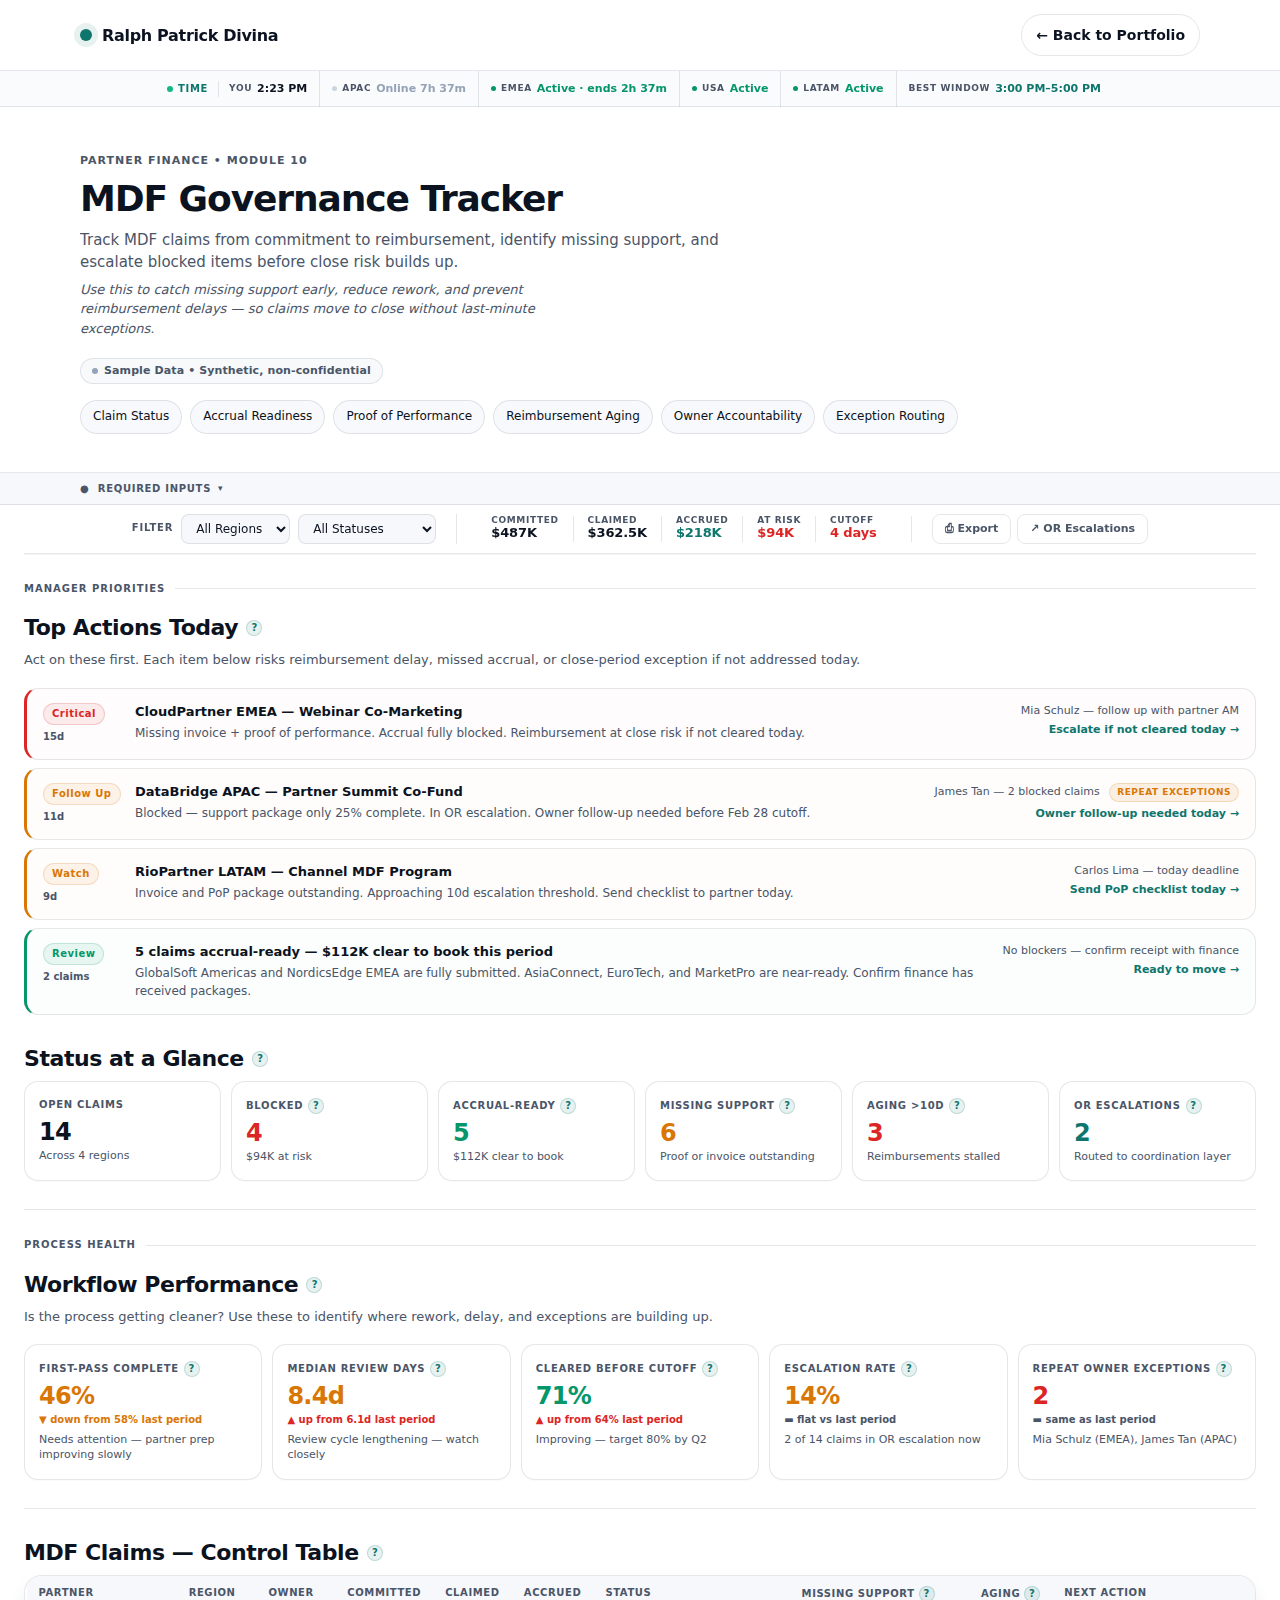
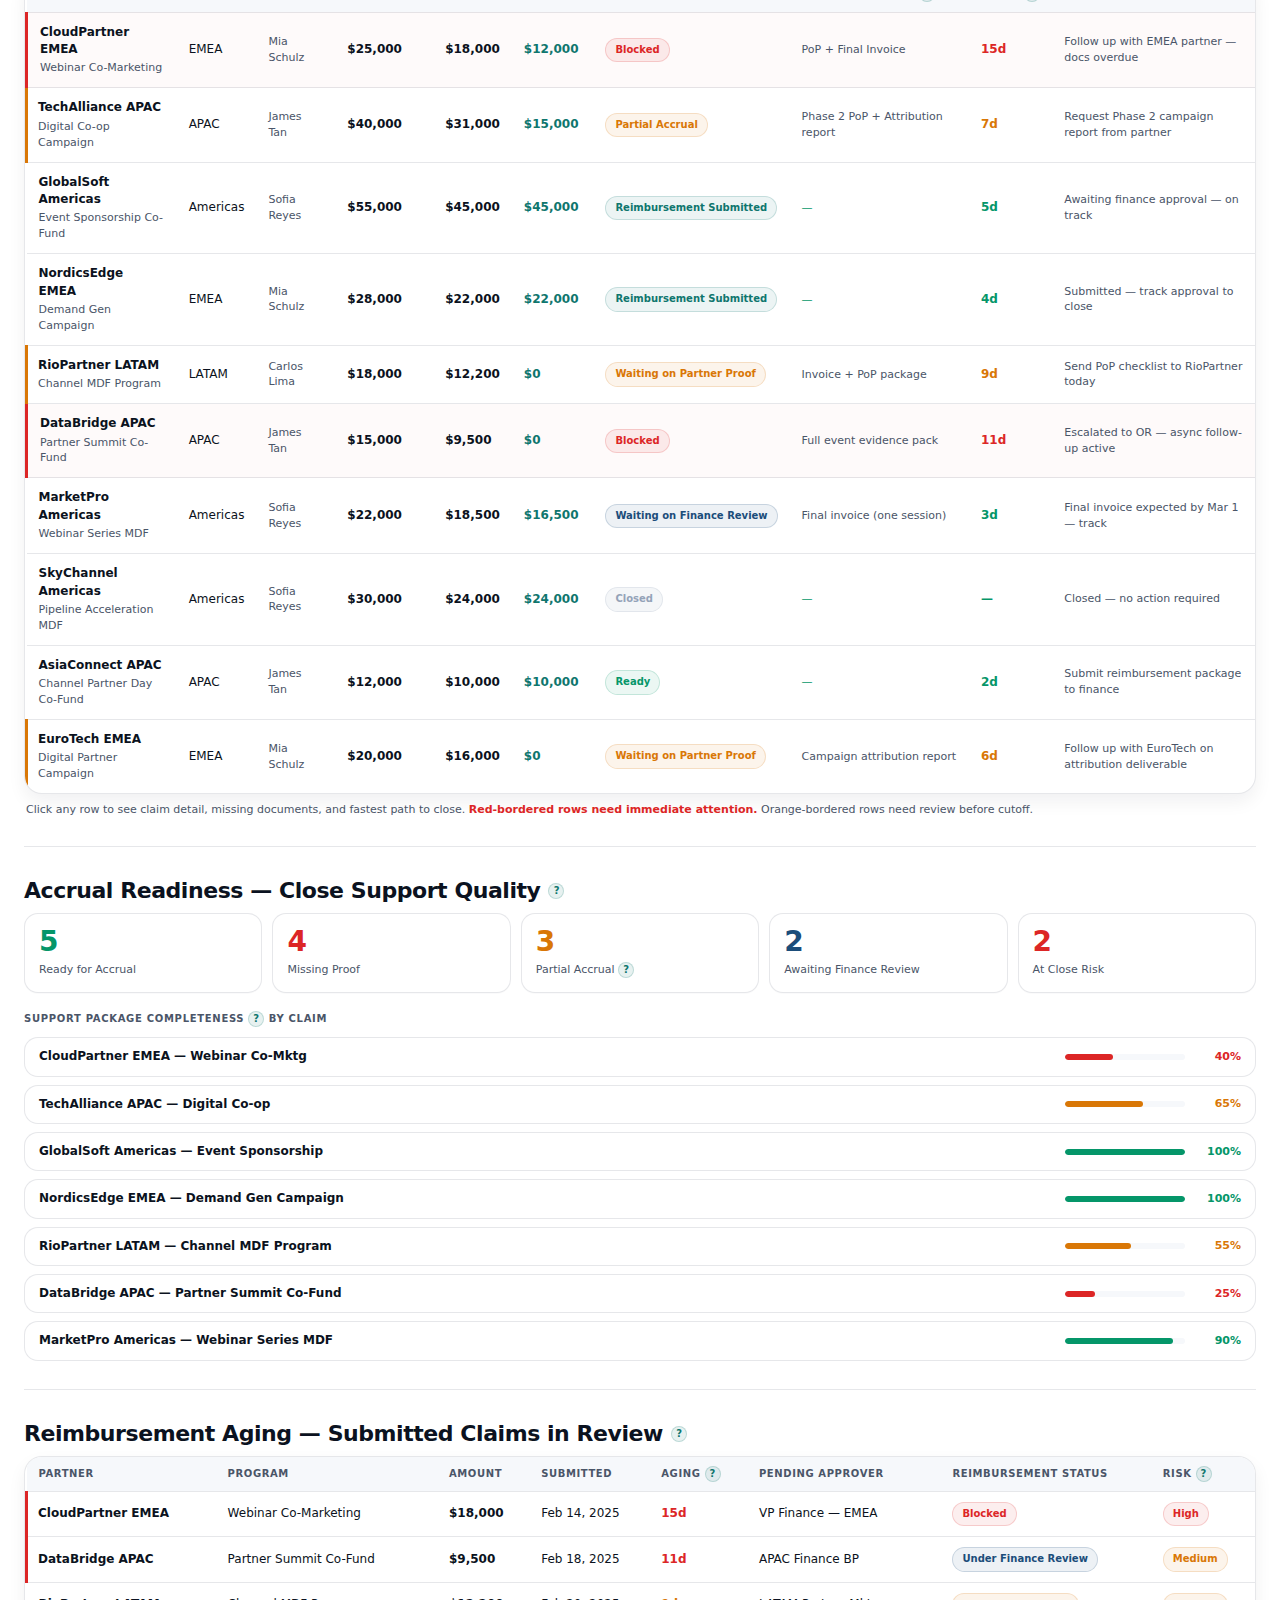
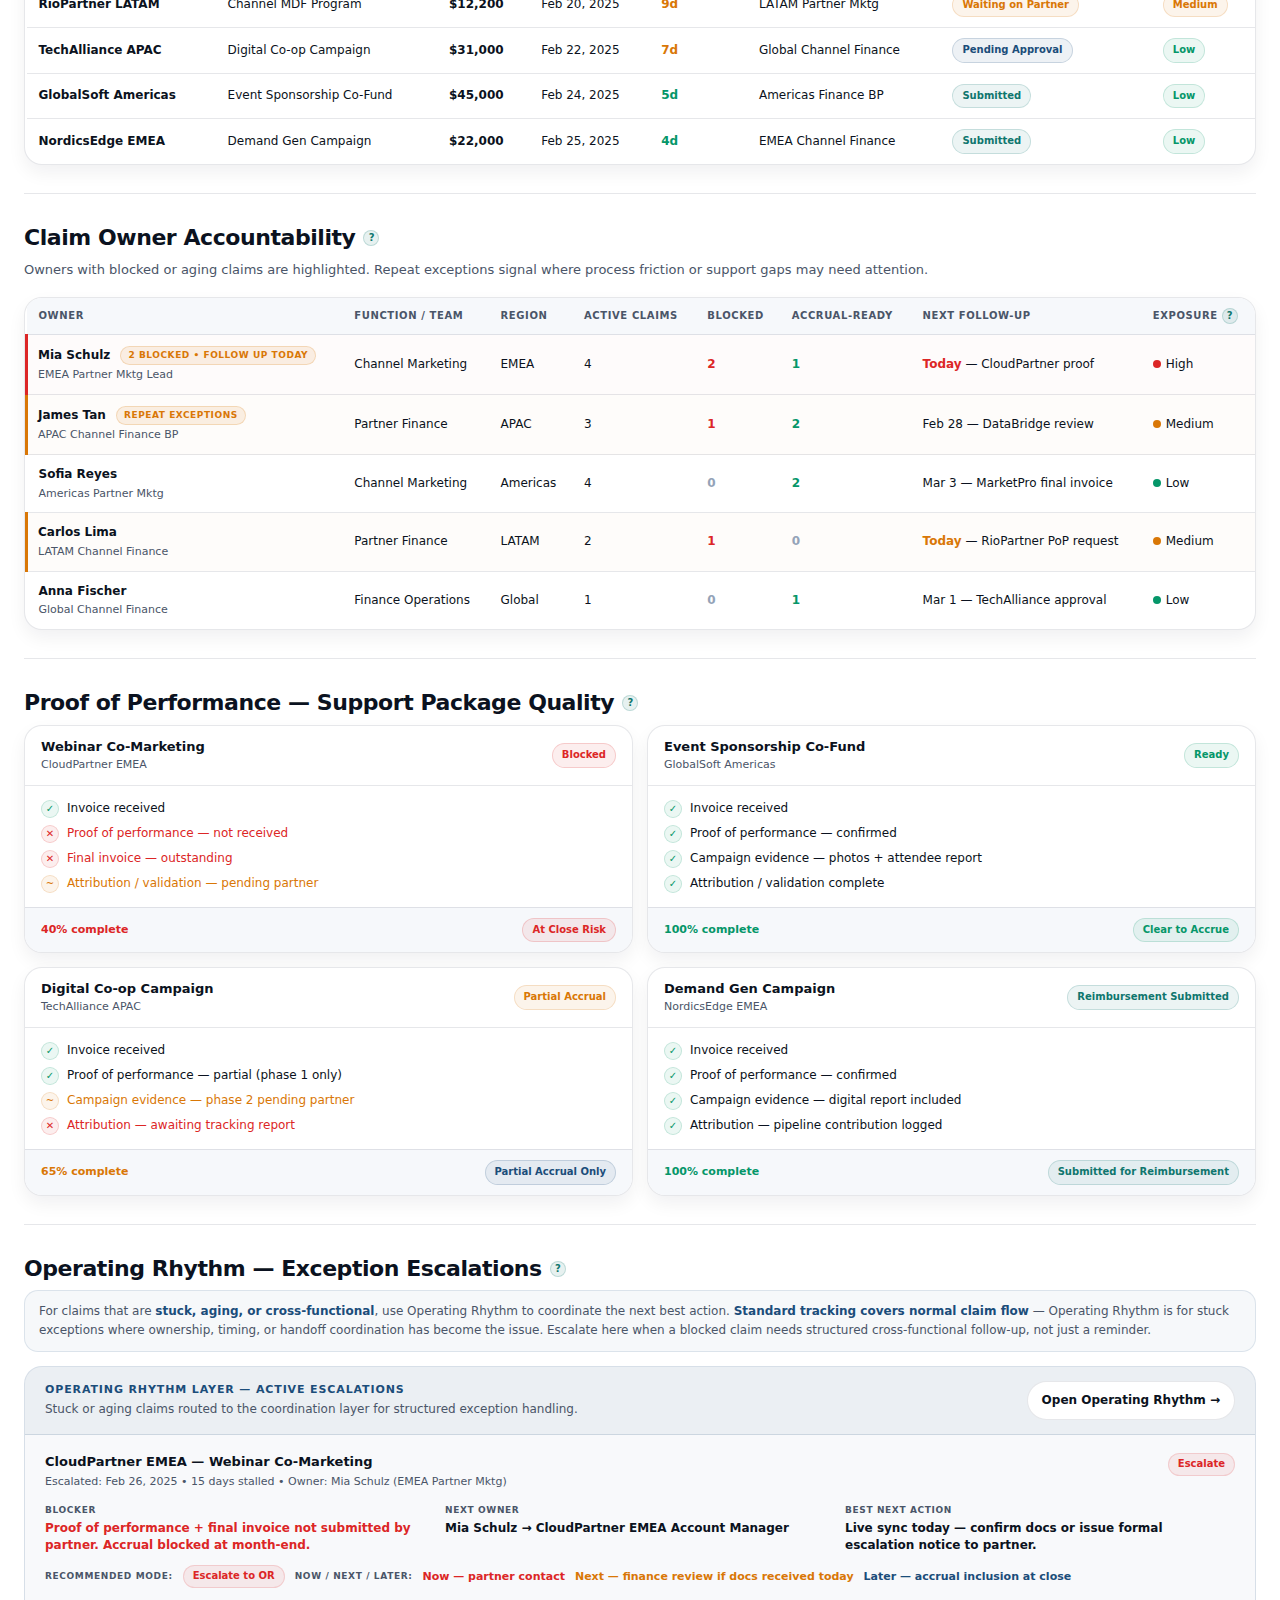
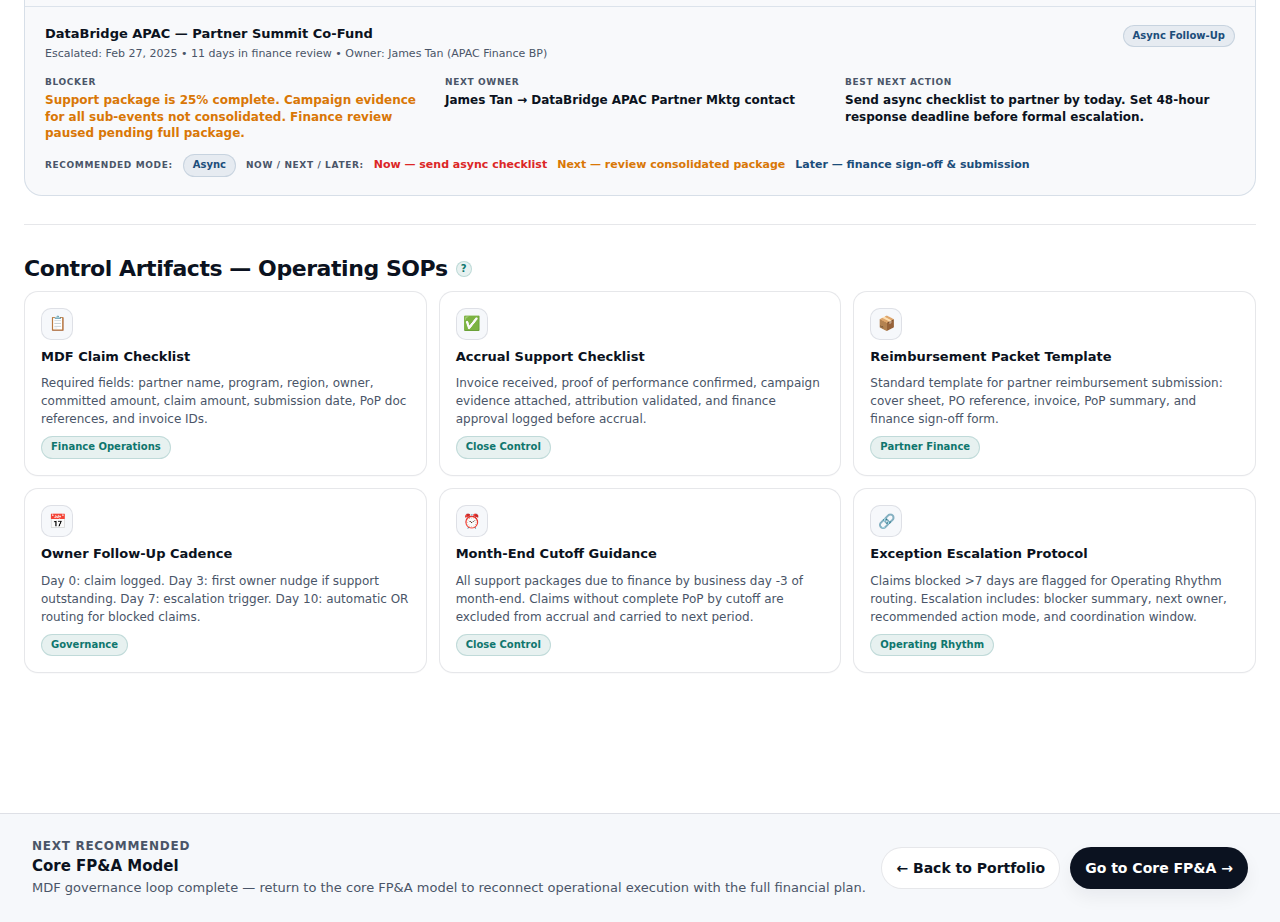
<file: mdf-governance.html>
<!doctype html>
<html lang="en">
<head>
  <meta charset="utf-8" />
  <meta name="viewport" content="width=device-width, initial-scale=1" />
  <meta name="description" content="MDF Governance Tracker — Track MDF claims from commitment to reimbursement, identify missing support, and escalate blocked items before close risk builds up." />
  <meta name="theme-color" content="#0B1220" />
  <title>MDF Governance Tracker — Ralph Patrick Divina</title>
  <link rel="stylesheet" href="style.css" />
  <link rel="icon" type="image/png" href="favicon.png">
  <style>
    :root {
      --c-healthy:#059669; --c-healthy-bg:rgba(5,150,105,0.08);
      --c-watch:#d97706;   --c-watch-bg:rgba(217,119,6,0.08);
      --c-risk:#dc2626;    --c-risk-bg:rgba(220,38,38,0.08);
      --c-stalled:#94a3b8; --c-stalled-bg:rgba(148,163,184,0.10);
      --c-info:#1b4d7a;    --c-info-bg:rgba(27,77,122,0.08);
    }
    /* Ticker */
    .tz-live-dot{display:inline-block;width:6px;height:6px;border-radius:50%;background:#10b981;box-shadow:0 0 0 0 rgba(16,185,129,.4);animation:tzPulse 2.4s ease-in-out infinite;flex-shrink:0}
    @keyframes tzPulse{0%{box-shadow:0 0 0 0 rgba(16,185,129,.4)}60%{box-shadow:0 0 0 5px rgba(16,185,129,0)}100%{box-shadow:0 0 0 0 rgba(16,185,129,0)}}
    .tz-ticker{position:sticky;top:var(--nav-h,56px);z-index:89;background:rgba(250,251,252,.96);backdrop-filter:blur(8px);-webkit-backdrop-filter:blur(8px);border-bottom:1px solid var(--border);height:36px;display:flex;align-items:center;opacity:0;pointer-events:none;transform:translateY(-4px);transition:opacity 220ms ease,transform 220ms ease}
    .tz-ticker.tz-ticker--visible{opacity:1;pointer-events:auto;transform:translateY(0)}
    .tz-ticker-inner{max-width:1120px;width:100%;margin:0 auto;padding:0 24px;display:flex;align-items:center;justify-content:center;overflow:hidden}
    .tz-ticker-brand{display:inline-flex;align-items:center;gap:5px;font-size:10px;font-weight:750;letter-spacing:.07em;text-transform:uppercase;color:var(--accent);text-decoration:none;flex-shrink:0;padding-right:10px}
    .tz-ticker-brand:hover{opacity:.75}
    .tz-ticker-divider{width:1px;height:16px;background:var(--border);flex-shrink:0;margin-right:10px}
    .tz-ticker-items{display:flex;align-items:center;overflow-x:auto;scrollbar-width:none;-ms-overflow-style:none;min-width:0}
    .tz-ticker-items::-webkit-scrollbar{display:none}
    .tz-ticker-item{display:inline-flex;align-items:center;gap:5px;padding:0 12px;height:36px;font-size:11px;flex-shrink:0;border-right:1px solid var(--border);white-space:nowrap}
    .tz-ticker-item:first-child{padding-left:0}.tz-ticker-item:last-child{border-right:none}
    .tz-ticker-item-label{font-size:9px;font-weight:700;letter-spacing:.07em;text-transform:uppercase;color:var(--muted)}
    .tz-ticker-item-value{font-size:11px;font-weight:620;color:var(--text);font-variant-numeric:tabular-nums}
    .tz-ticker-item-value.tk-active{color:#059669;font-weight:700}.tz-ticker-item-value.tk-ending{color:#d97706;font-weight:700}.tz-ticker-item-value.tk-offline{color:#94a3b8}.tz-ticker-item-value.tk-window{color:var(--accent);font-weight:680}
    .tz-ticker-dot{width:5px;height:5px;border-radius:50%;flex-shrink:0}
    .tz-ticker-dot.tk-active{background:#059669}.tz-ticker-dot.tk-ending{background:#d97706}.tz-ticker-dot.tk-offline{background:#cbd5e1}
    @media(max-width:640px){.tz-ticker-inner{padding:0 12px}.tz-ticker-item{padding:0 9px}}
    /* Section rhythm */
    .mdf-section{padding:28px 0;border-bottom:1px solid var(--border)}
    .mdf-section:last-child{border-bottom:none}
    .mdf-section-label{font-size:10px;font-weight:800;letter-spacing:0.10em;text-transform:uppercase;color:var(--muted);margin-bottom:16px;display:flex;align-items:center;gap:10px}
    .mdf-section-label::after{content:'';flex:1;height:1px;background:var(--border)}
    /* Section title — matches operations-spend module-section-title */
    .mdf-section-title{font-size:22px;font-weight:700;letter-spacing:-0.02em;margin-bottom:6px;display:flex;align-items:center;gap:8px;color:var(--text)}
    .mdf-section-desc{font-size:13px;color:var(--muted);margin:0 0 18px;line-height:1.5;}
    /* How to use */
    .mdf-how-strip{background:var(--bg-muted);border-bottom:1px solid var(--border);padding:14px 0;overflow:hidden}
    .mdf-how-inner{width:min(var(--max),calc(100% - 48px));margin:0 auto;display:flex;align-items:flex-start;gap:20px;flex-wrap:nowrap}
    .mdf-how-label{font-size:10px;font-weight:800;letter-spacing:0.09em;text-transform:uppercase;color:var(--muted);flex-shrink:0;padding-top:8px;white-space:nowrap}
    .mdf-how-steps{display:flex;gap:0;flex-wrap:nowrap;overflow-x:auto;scrollbar-width:none;flex:1;min-width:0}
    .mdf-how-steps::-webkit-scrollbar{display:none}
    .mdf-how-step{display:flex;align-items:flex-start;gap:8px;padding:4px 16px;border-right:1px solid var(--border);white-space:normal;flex:1;min-width:160px}
    .mdf-how-step:first-child{padding-left:0}
    .mdf-how-step:last-child{border-right:none}
    .mdf-how-num{width:18px;height:18px;border-radius:50%;background:var(--accent-soft);color:var(--accent);font-size:10px;font-weight:800;display:grid;place-items:center;flex-shrink:0;margin-top:1px;border:1px solid rgba(15,118,110,0.18)}
    .mdf-how-text{font-size:12px;color:var(--muted);line-height:1.45}
    .mdf-how-text strong{color:var(--text);font-weight:700}
    /* Data needed collapsed */
    .data-needed-toggle{display:inline-flex;align-items:center;gap:7px;font-size:10px;font-weight:700;letter-spacing:0.07em;text-transform:uppercase;color:var(--muted);cursor:pointer;background:none;border:none;font-family:inherit;padding:0;transition:color 140ms}
    .data-needed-toggle:hover{color:var(--text)}
    .data-needed-toggle-arrow{font-size:9px;transition:transform 200ms ease}
    .data-needed-toggle[aria-expanded="true"] .data-needed-toggle-arrow{transform:rotate(180deg)}
    .data-needed-collapsed{background:var(--bg-muted);border-bottom:1px solid var(--border);padding:10px 0}
    .data-needed-collapsed-inner{width:min(var(--max),calc(100% - 48px));margin:0 auto;display:flex;align-items:flex-start;gap:14px;flex-direction:column}
    .data-needed-body{display:none;padding-top:6px}
    .data-needed-body.open{display:block}
    .data-needed-grid{display:flex;flex-wrap:wrap;gap:8px}
    .data-needed-item{display:flex;align-items:center;gap:8px;padding:6px 10px;background:white;border:1px solid var(--border);border-radius:var(--radius-sm);font-size:12px}
    .data-needed-icon{width:26px;height:26px;border-radius:8px;display:grid;place-items:center;flex-shrink:0}
    .data-needed-name{font-weight:650;color:var(--text)}
    .data-needed-desc{font-size:11px;color:var(--muted);margin-top:1px}
    /* KPI strip */
    .mdf-kpi-strip{display:grid;grid-template-columns:repeat(6,1fr);gap:10px}
    .mdf-kpi-card{padding:16px 14px;background:white;border:1px solid var(--border);border-radius:var(--radius-sm);box-shadow:0 1px 0 rgba(11,18,32,0.02);position:relative}
    .mdf-kpi-label{font-size:10px;font-weight:700;letter-spacing:0.07em;text-transform:uppercase;color:var(--muted);margin-bottom:7px;display:flex;align-items:center;gap:5px}
    .mdf-kpi-value{font-size:24px;font-weight:760;letter-spacing:-0.03em;line-height:1;margin-bottom:4px}
    .mdf-kpi-sub{font-size:11px;color:var(--muted);line-height:1.4}
    .mdf-kpi-card.is-risk .mdf-kpi-value{color:var(--c-risk)}
    .mdf-kpi-card.is-watch .mdf-kpi-value{color:var(--c-watch)}
    .mdf-kpi-card.is-healthy .mdf-kpi-value{color:var(--c-healthy)}
    .mdf-kpi-card.is-accent .mdf-kpi-value{color:var(--accent)}
    /* Tooltips */
    /* ── Kill CSS-based tooltips (clip inside overflow) ── */
    .mdf-tt-bubble{display:none!important}
    /* ── Body-level #tt-root tooltip (injected by JS) ── */
    #tt-root{position:fixed;z-index:99999;pointer-events:none;padding:9px 13px;background:rgba(11,18,32,0.95);color:#f0f4f8;font-size:12px;font-weight:400;line-height:1.55;border-radius:9px;white-space:normal;width:270px;max-width:calc(100vw - 24px);box-shadow:0 4px 18px rgba(0,0,0,0.28);text-align:left;opacity:0;transition:opacity 120ms ease;}
    #tt-root.tt-visible{opacity:1}
    /* ── help-icon badge ── */
    .help-icon{display:inline-flex;align-items:center;justify-content:center;width:16px;height:16px;border-radius:50%;background:rgba(15,118,110,0.10);border:1px solid rgba(15,118,110,0.20);color:var(--accent);font-size:10px;font-weight:700;cursor:help;flex-shrink:0;position:static;}
    .help-icon::before{content:'?';line-height:1}
    /* ── keep .mdf-tt visual but kill bubble ── */
    .mdf-tt{display:inline-flex;align-items:center;gap:3px;cursor:help}
    .mdf-tt-icon{width:13px;height:13px;border-radius:50%;background:var(--bg-muted);border:1px solid var(--border);display:inline-grid;place-items:center;font-size:8px;font-weight:800;color:var(--muted);flex-shrink:0;font-style:normal;line-height:1}
    /* Claims table */
    .mdf-table-wrap{background:white;border:1px solid var(--border);border-radius:var(--radius);box-shadow:var(--shadow-soft);overflow:hidden}
    .mdf-table{width:100%;border-collapse:collapse}
    .mdf-table thead th{background:var(--bg-muted);padding:10px 12px;text-align:left;font-size:10px;font-weight:700;text-transform:uppercase;letter-spacing:0.06em;color:var(--muted);border-bottom:1px solid var(--border);white-space:nowrap}
    .mdf-table tbody td{padding:11px 12px;border-bottom:1px solid var(--border);font-size:12px;vertical-align:middle}
    .mdf-table tbody tr:last-child td{border-bottom:none}
    .mdf-table tbody tr{cursor:pointer;transition:background 120ms ease}
    .mdf-table tbody tr:hover{background:rgba(15,118,110,0.035)}
    .mdf-table tbody tr.is-selected{background:rgba(15,118,110,0.07)}
    .mdf-table tbody tr.row-blocked{border-left:3px solid var(--c-risk)}
    .mdf-table tbody tr.row-blocked td:first-child{padding-left:10px}
    .mdf-table tbody tr.row-watch{border-left:3px solid var(--c-watch)}
    .mdf-table tbody tr.row-watch td:first-child{padding-left:10px}
    .mdf-table tbody tr.row-escalated{border-left:3px solid var(--c-risk);background:rgba(220,38,38,0.025)}
    .mdf-table tbody tr.row-escalated:hover{background:rgba(220,38,38,0.05)}
    .claim-partner{font-weight:650;color:var(--text)}
    .claim-program{font-size:11px;color:var(--muted);margin-top:2px}
    .claim-amount{font-variant-numeric:tabular-nums;font-weight:600}
    .claim-aging{font-variant-numeric:tabular-nums}
    .aging-ok{color:var(--c-healthy);font-weight:600}
    .aging-watch{color:var(--c-watch);font-weight:600}
    .aging-risk{color:var(--c-risk);font-weight:700}
    /* Status chips */
    .status-chip{display:inline-flex;align-items:center;gap:4px;font-size:10px;font-weight:700;padding:4px 9px;border-radius:999px;border:1px solid transparent;white-space:nowrap}
    .s-ready{background:var(--c-healthy-bg);color:var(--c-healthy);border-color:rgba(5,150,105,0.18)}
    .s-blocked{background:var(--c-risk-bg);color:var(--c-risk);border-color:rgba(220,38,38,0.18)}
    .s-waiting-p{background:var(--c-watch-bg);color:var(--c-watch);border-color:rgba(217,119,6,0.18)}
    .s-waiting-f{background:var(--c-info-bg);color:var(--c-info);border-color:rgba(27,77,122,0.18)}
    .s-partial{background:var(--c-watch-bg);color:var(--c-watch);border-color:rgba(217,119,6,0.18)}
    .s-submitted{background:rgba(15,118,110,0.08);color:var(--accent);border-color:rgba(15,118,110,0.18)}
    .s-closed{background:var(--c-stalled-bg);color:var(--c-stalled);border-color:rgba(148,163,184,0.20)}
    .s-pending{background:var(--c-info-bg);color:var(--c-info);border-color:rgba(27,77,122,0.18)}
    /* ── Full-width layout (replaces sidebar grid) ── */
    .module-layout-full{max-width:1400px;margin:0 auto;padding:0 24px 48px}
    /* ── Inline control bar ── */
    .mdf-control-bar{background:white;border-bottom:1px solid var(--border);position:sticky;top:calc(var(--nav-h,56px) + 36px);z-index:80;box-shadow:0 1px 0 rgba(11,18,32,0.04)}
    .mdf-control-bar-inner{max-width:1400px;margin:0 auto;padding:0 24px;display:flex;align-items:center;justify-content:center;gap:0;height:48px;overflow-x:auto;scrollbar-width:none}
    .mdf-control-bar-inner::-webkit-scrollbar{display:none}
    .mdf-control-filters{display:flex;align-items:center;gap:8px;padding-right:20px;border-right:1px solid var(--border);flex-shrink:0}
    .mdf-control-label{font-size:10px;font-weight:800;letter-spacing:0.08em;text-transform:uppercase;color:var(--muted);white-space:nowrap}
    .mdf-control-select{padding:5px 10px;border:1px solid var(--border);border-radius:8px;font-size:12px;font-family:inherit;background:var(--bg-muted);color:var(--text);cursor:pointer;height:30px}
    .mdf-control-summary{display:flex;align-items:center;padding:0 20px;gap:0;border-right:1px solid var(--border);flex-shrink:0}
    .mdf-control-stat{display:flex;flex-direction:column;align-items:flex-start;padding:0 14px;border-right:1px solid var(--border)}
    .mdf-control-stat:last-child{border-right:none}
    .mdf-control-stat-label{font-size:9px;font-weight:700;letter-spacing:0.07em;text-transform:uppercase;color:var(--muted);line-height:1}
    .mdf-control-stat-value{font-size:13px;font-weight:760;letter-spacing:-0.01em;color:var(--text);font-variant-numeric:tabular-nums;line-height:1.3}
    .mdf-control-actions{display:flex;align-items:center;gap:6px;padding-left:20px;flex-shrink:0}
    .mdf-control-btn{display:inline-flex;align-items:center;gap:5px;font-size:11px;font-weight:700;color:var(--muted);background:none;border:1px solid var(--border);border-radius:8px;padding:5px 12px;cursor:pointer;font-family:inherit;height:30px;transition:all 120ms ease;white-space:nowrap}
    .mdf-control-btn:hover{color:var(--text);border-color:rgba(12,23,45,0.22);background:var(--bg-muted)}
    /* ── Floating detail modal ── */
    .mdf-modal-backdrop{position:fixed;inset:0;background:rgba(11,18,32,0.35);backdrop-filter:blur(2px);-webkit-backdrop-filter:blur(2px);z-index:900;opacity:0;pointer-events:none;transition:opacity 180ms ease}
    .mdf-modal-backdrop.is-visible{opacity:1;pointer-events:auto}
    .mdf-modal{position:fixed;top:50%;left:50%;transform:translate(-50%,-44%);z-index:901;width:min(780px,calc(100vw - 32px));max-height:calc(100vh - 80px);overflow-y:auto;background:white;border-radius:var(--radius);box-shadow:0 20px 60px rgba(11,18,32,0.22),0 0 0 1px rgba(11,18,32,0.08);opacity:0;pointer-events:none;transition:opacity 200ms ease,transform 200ms ease;scrollbar-width:thin}
    .mdf-modal.is-visible{opacity:1;pointer-events:auto;transform:translate(-50%,-50%)}
    .mdf-modal.is-clean{box-shadow:0 20px 60px rgba(11,18,32,0.18),0 0 0 1px rgba(15,118,110,0.22)}
    .mdf-modal-head{padding:14px 20px;background:rgba(220,38,38,0.04);border-bottom:1px solid rgba(220,38,38,0.12);display:flex;align-items:center;justify-content:space-between;gap:10px;position:sticky;top:0;z-index:2;border-radius:var(--radius) var(--radius) 0 0}
    .mdf-modal.is-clean .mdf-modal-head{background:rgba(15,118,110,0.04);border-bottom-color:rgba(15,118,110,0.12)}
    .mdf-modal-head-left{display:flex;align-items:center;gap:8px}
    /* Detail panel */
    .mdf-detail-panel{display:none}
    .mdf-detail-panel.is-visible{display:none}
    .mdf-detail-head{padding:13px 20px;background:rgba(220,38,38,0.04);border-bottom:1px solid rgba(220,38,38,0.12);display:flex;align-items:center;justify-content:space-between;gap:10px}
    .mdf-detail-panel.is-clean .mdf-detail-head{background:rgba(15,118,110,0.04);border-bottom-color:rgba(15,118,110,0.12)}
    .mdf-detail-head-left{display:flex;align-items:center;gap:10px}
    .mdf-detail-pulse{width:8px;height:8px;border-radius:50%;background:var(--c-risk);flex-shrink:0;animation:mdf-pulse 2s ease-in-out infinite}
    .mdf-detail-panel.is-clean .mdf-detail-pulse{background:var(--c-healthy);animation:none}
    @keyframes mdf-pulse{0%,100%{box-shadow:0 0 0 0 rgba(220,38,38,0.3)}50%{box-shadow:0 0 0 5px rgba(220,38,38,0)}}
    .mdf-detail-head-title{font-size:11px;font-weight:800;letter-spacing:0.08em;text-transform:uppercase;color:var(--c-risk)}
    .mdf-detail-panel.is-clean .mdf-detail-head-title{color:var(--c-healthy)}
    .mdf-detail-close{background:none;border:none;font-size:16px;color:var(--muted);cursor:pointer;padding:4px 8px;border-radius:6px;line-height:1}
    .mdf-detail-close:hover{background:rgba(11,18,32,0.06);color:var(--text)}
    .mdf-detail-body{display:grid;grid-template-columns:1fr 1fr}
    .mdf-detail-cell{padding:16px 20px;border-right:1px solid var(--border);border-bottom:1px solid var(--border)}
    .mdf-detail-cell:nth-child(even){border-right:none}
    .mdf-detail-cell.full{grid-column:1/-1;border-right:none;border-bottom:none}
    .mdf-detail-cell.full-border{grid-column:1/-1;border-right:none}
    .mdf-detail-cell-label{font-size:9px;font-weight:800;letter-spacing:0.08em;text-transform:uppercase;color:var(--muted);margin-bottom:6px}
    .mdf-detail-cell-value{font-size:13px;font-weight:600;color:var(--text);line-height:1.5}
    .mdf-detail-cell-value.red{color:var(--c-risk)}
    .mdf-detail-cell-value.green{color:var(--c-healthy)}
    .mdf-detail-cell-value.amber{color:var(--c-watch)}
    .mdf-path{font-size:13px;font-weight:600;color:var(--accent);padding:12px 14px;background:rgba(15,118,110,0.05);border-radius:10px;border:1px solid rgba(15,118,110,0.15);margin-top:2px;line-height:1.55}
    /* OR drawer */
    .mdf-or-drawer{background:rgba(27,77,122,0.03);border:1px solid rgba(27,77,122,0.15);border-radius:var(--radius-sm);padding:14px 16px;margin-top:2px}
    .mdf-or-drawer-label{font-size:9px;font-weight:800;letter-spacing:0.09em;text-transform:uppercase;color:var(--c-info);margin-bottom:10px;display:flex;align-items:center;gap:8px}
    .mdf-or-drawer-label::after{content:'';flex:1;height:1px;background:rgba(27,77,122,0.15)}
    .mdf-or-grid{display:grid;grid-template-columns:repeat(3,1fr);gap:10px;margin-bottom:10px}
    .mdf-or-cell{display:flex;flex-direction:column;gap:3px}
    .mdf-or-cell-label{font-size:9px;font-weight:700;letter-spacing:0.07em;text-transform:uppercase;color:var(--muted)}
    .mdf-or-cell-value{font-size:12px;font-weight:650;color:var(--text);line-height:1.4}
    .mdf-or-mode{display:inline-flex;align-items:center;gap:4px;font-size:10px;font-weight:700;padding:3px 9px;border-radius:999px;border:1px solid transparent}
    .mode-escalate{background:rgba(220,38,38,0.08);color:var(--c-risk);border-color:rgba(220,38,38,0.15)}
    .mode-async{background:rgba(27,77,122,0.08);color:var(--c-info);border-color:rgba(27,77,122,0.15)}
    .mode-live{background:var(--c-healthy-bg);color:var(--c-healthy);border-color:rgba(5,150,105,0.18)}
    .mdf-or-escalate-btn{display:inline-flex;align-items:center;gap:7px;font-size:12px;font-weight:700;color:var(--c-info);background:rgba(27,77,122,0.06);border:1px solid rgba(27,77,122,0.18);border-radius:999px;padding:8px 14px;cursor:pointer;transition:all 140ms ease;font-family:var(--font-sans);text-decoration:none}
    .mdf-or-escalate-btn:hover{background:rgba(27,77,122,0.12);box-shadow:0 4px 12px rgba(27,77,122,0.10)}
    /* Accrual */
    .mdf-accrual-grid{display:grid;grid-template-columns:repeat(5,1fr);gap:10px;margin-bottom:18px}
    .mdf-accrual-card{padding:14px;background:white;border:1px solid var(--border);border-radius:var(--radius-sm);box-shadow:0 1px 0 rgba(11,18,32,0.02);display:flex;flex-direction:column;gap:6px}
    .mdf-accrual-count{font-size:28px;font-weight:760;letter-spacing:-0.03em;line-height:1}
    .mdf-accrual-label{font-size:11px;color:var(--muted);line-height:1.4}
    .mdf-accrual-card.is-ready .mdf-accrual-count{color:var(--c-healthy)}
    .mdf-accrual-card.is-missing .mdf-accrual-count{color:var(--c-risk)}
    .mdf-accrual-card.is-partial .mdf-accrual-count{color:var(--c-watch)}
    .mdf-accrual-card.is-review .mdf-accrual-count{color:var(--c-info)}
    .mdf-accrual-card.is-closerisk .mdf-accrual-count{color:var(--c-risk)}
    /* Completeness bars */
    .mdf-completeness-list{display:grid;gap:8px}
    .mdf-comp-row{display:grid;grid-template-columns:1fr 120px 44px;align-items:center;gap:12px;padding:10px 14px;background:white;border:1px solid var(--border);border-radius:var(--radius-sm)}
    .mdf-comp-name{font-size:12px;font-weight:650;color:var(--text)}
    .mdf-comp-bar-wrap{height:6px;background:var(--bg-muted);border-radius:999px;overflow:hidden}
    .mdf-comp-bar{height:100%;border-radius:999px}
    .bar-full{background:var(--c-healthy)}.bar-partial{background:var(--c-watch)}.bar-low{background:var(--c-risk)}
    .mdf-comp-pct{font-size:11px;font-weight:700;text-align:right;font-variant-numeric:tabular-nums}
    .pct-full{color:var(--c-healthy)}.pct-partial{color:var(--c-watch)}.pct-low{color:var(--c-risk)}
    /* Aging table */
    .mdf-aging-table-wrap{background:white;border:1px solid var(--border);border-radius:var(--radius);box-shadow:var(--shadow-soft);overflow:hidden}
    .mdf-aging-table{width:100%;border-collapse:collapse}
    .mdf-aging-table thead th{background:var(--bg-muted);padding:9px 12px;text-align:left;font-size:10px;font-weight:700;text-transform:uppercase;letter-spacing:0.06em;color:var(--muted);border-bottom:1px solid var(--border)}
    .mdf-aging-table tbody td{padding:10px 12px;border-bottom:1px solid var(--border);font-size:12px}
    .mdf-aging-table tbody tr:last-child td{border-bottom:none}
    .mdf-aging-table tbody tr:hover{background:var(--bg-muted)}
    .mdf-aging-table tbody tr.row-aging-risk{border-left:3px solid var(--c-risk)}
    .mdf-aging-table tbody tr.row-aging-risk td:first-child{padding-left:10px}
    /* Owner table */
    .mdf-owner-table-wrap{background:white;border:1px solid var(--border);border-radius:var(--radius);box-shadow:var(--shadow-soft);overflow:hidden}
    .mdf-owner-table{width:100%;border-collapse:collapse}
    .mdf-owner-table thead th{background:var(--bg-muted);padding:10px 12px;text-align:left;font-size:10px;font-weight:700;text-transform:uppercase;letter-spacing:0.06em;color:var(--muted);border-bottom:1px solid var(--border)}
    .mdf-owner-table tbody td{padding:11px 12px;border-bottom:1px solid var(--border);font-size:12px}
    .mdf-owner-table tbody tr:last-child td{border-bottom:none}
    .mdf-owner-table tbody tr:hover{background:var(--bg-muted)}
    .owner-name{font-weight:650;color:var(--text)}.owner-func{font-size:11px;color:var(--muted);margin-top:2px}
    .exposure-dot{display:inline-block;width:8px;height:8px;border-radius:50%;margin-right:5px}
    .exp-high{background:var(--c-risk)}.exp-med{background:var(--c-watch)}.exp-low{background:var(--c-healthy)}
    /* PoP cards */
    .mdf-pop-grid{display:grid;grid-template-columns:repeat(2,1fr);gap:14px}
    .mdf-pop-card{background:white;border:1px solid var(--border);border-radius:var(--radius);box-shadow:var(--shadow-soft);overflow:hidden}
    .mdf-pop-card-head{padding:12px 16px;border-bottom:1px solid var(--border);display:flex;align-items:center;justify-content:space-between;gap:10px}
    .mdf-pop-card-name{font-size:13px;font-weight:700;color:var(--text)}.mdf-pop-card-partner{font-size:11px;color:var(--muted)}
    .mdf-pop-checklist{padding:14px 16px;display:grid;gap:7px}
    .mdf-pop-item{display:flex;align-items:center;gap:8px;font-size:12px}
    .mdf-pop-icon{width:18px;height:18px;border-radius:50%;display:grid;place-items:center;flex-shrink:0;font-size:10px}
    .pop-ok{background:var(--c-healthy-bg);color:var(--c-healthy);border:1px solid rgba(5,150,105,0.18)}
    .pop-mis{background:var(--c-risk-bg);color:var(--c-risk);border:1px solid rgba(220,38,38,0.18)}
    .pop-pen{background:var(--c-watch-bg);color:var(--c-watch);border:1px solid rgba(217,119,6,0.18)}
    .mdf-pop-item-text{color:var(--text);font-weight:520}
    .mdf-pop-item-text.missing{color:var(--c-risk)}.mdf-pop-item-text.pending{color:var(--c-watch)}
    .mdf-pop-footer{padding:10px 16px;background:var(--bg-muted);border-top:1px solid var(--border);display:flex;align-items:center;justify-content:space-between}
    .mdf-pop-completeness{font-size:11px;font-weight:700}
    .comp-full{color:var(--c-healthy)}.comp-partial{color:var(--c-watch)}.comp-low{color:var(--c-risk)}
    /* SOPs */
    .mdf-sop-grid{display:grid;grid-template-columns:repeat(3,1fr);gap:12px}
    .mdf-sop-card{padding:16px;background:white;border:1px solid var(--border);border-radius:var(--radius-sm);box-shadow:0 1px 0 rgba(11,18,32,0.02);display:flex;flex-direction:column;gap:8px;transition:border-color 160ms,box-shadow 160ms}
    .mdf-sop-card:hover{border-color:rgba(15,118,110,0.28);box-shadow:var(--shadow-soft)}
    .mdf-sop-icon{width:32px;height:32px;border-radius:10px;display:grid;place-items:center;background:var(--bg-muted);border:1px solid var(--border);font-size:14px;flex-shrink:0}
    .mdf-sop-title{font-size:13px;font-weight:700;color:var(--text)}
    .mdf-sop-desc{font-size:12px;color:var(--muted);line-height:1.5;flex:1}
    .mdf-sop-chip{display:inline-flex;align-items:center;gap:4px;font-size:10px;font-weight:700;color:var(--accent);background:var(--accent-soft);border:1px solid rgba(15,118,110,0.18);border-radius:999px;padding:3px 9px;align-self:flex-start}
    /* OR intro */
    .mdf-or-intro{font-size:12px;color:var(--muted);line-height:1.55;padding:11px 14px;background:rgba(27,77,122,0.04);border:1px solid rgba(27,77,122,0.12);border-radius:var(--radius-sm);margin-bottom:14px}
    .mdf-or-intro strong{color:var(--c-info);font-weight:700}
    /* Mobile */
    .mobile-controls-btn{display:none;align-items:center;gap:10px;width:100%;padding:12px 16px;background:white;border:1px solid var(--border);border-radius:var(--radius-sm);font-size:14px;font-weight:700;color:var(--text);cursor:pointer;margin-bottom:4px;box-shadow:var(--shadow-soft);transition:all 140ms ease;font-family:var(--font-sans)}
    .mobile-controls-btn:hover{border-color:rgba(12,23,45,0.18);box-shadow:var(--shadow)}
    .mcb-icon{font-size:16px;flex-shrink:0}.mcb-label{flex:1;text-align:left}
    .mcb-chevron{font-size:11px;color:var(--muted);transition:transform 200ms ease}
    .mobile-controls-btn[aria-expanded="true"] .mcb-chevron{transform:rotate(180deg)}
    .demo-data-pill{display:inline-flex;align-items:center;gap:6px;font-size:11px;font-weight:600;color:var(--muted);padding:4px 11px;border-radius:999px;border:1px solid var(--border);background:rgba(246,248,251,0.9);letter-spacing:0.01em;white-space:nowrap;margin-top:10px}
    .demo-data-pill::before{content:'';display:inline-block;width:6px;height:6px;border-radius:50%;background:#94a3b8;flex-shrink:0}
    .chip{font-size:12px;padding:7px 12px;border-radius:999px;border:1px solid var(--border);background:rgba(246,248,251,0.8);color:var(--text)}
    @media(max-width:1024px){.mdf-kpi-strip{grid-template-columns:repeat(3,1fr)}.mdf-accrual-grid{grid-template-columns:repeat(3,1fr)}.mdf-pop-grid{grid-template-columns:1fr}.mdf-sop-grid{grid-template-columns:1fr 1fr}}
    @media(max-width:860px){.module-layout{grid-template-columns:1fr !important;padding:16px !important}.mobile-controls-btn{display:flex}.sidebar{display:none;border-radius:var(--radius-sm);margin-bottom:8px}.sidebar.mobile-open{display:block}.mdf-kpi-strip{grid-template-columns:repeat(2,1fr)}.mdf-or-grid{grid-template-columns:1fr}.mdf-detail-body{grid-template-columns:1fr}.mdf-detail-cell{border-right:none}.mdf-owner-table{font-size:11px}.mdf-owner-table thead th,.mdf-owner-table tbody td{padding:8px 10px}.mdf-sop-grid{grid-template-columns:1fr}.mdf-accrual-grid{grid-template-columns:repeat(2,1fr)}.mdf-how-steps{flex-wrap:wrap}.mdf-how-step{border-right:none;border-bottom:1px solid var(--border);padding:6px 0}.mdf-how-step:last-child{border-bottom:none}}
    @media(max-width:560px){.module-hero{height:auto !important;min-height:260px}.module-title{font-size:26px}.mdf-kpi-strip{grid-template-columns:1fr 1fr}.mdf-comp-row{grid-template-columns:1fr 80px 40px}}
    /* Hero height override — value line adds ~40px over the base 284px */
    .module-hero{height:auto !important;min-height:284px;padding-bottom:36px}
    .module-value-line{font-size:13px;color:var(--muted);margin:6px 0 0;line-height:1.5;max-width:520px;font-style:italic}
    /* ── Section no-bottom-border variant ── */
    .mdf-section--no-bottom-border{border-bottom:none;padding-bottom:0}
    /* ── Top Actions Today panel ── */
    .mdf-actions-list{display:grid;gap:8px}
    .mdf-action-item{display:grid;grid-template-columns:auto 1fr auto;gap:12px;align-items:start;padding:14px 16px;background:white;border:1px solid var(--border);border-radius:var(--radius-sm);border-left:3px solid var(--border);transition:box-shadow 140ms ease}
    .mdf-action-item:hover{box-shadow:var(--shadow-soft)}
    .mdf-action--critical{border-left-color:var(--c-risk);background:rgba(220,38,38,0.015)}
    .mdf-action--high{border-left-color:var(--c-watch);background:rgba(217,119,6,0.012)}
    .mdf-action--watch{border-left-color:var(--c-watch);background:rgba(217,119,6,0.012)}
    .mdf-action--review{border-left-color:var(--c-healthy);background:rgba(5,150,105,0.012)}
    .mdf-action-priority{display:flex;flex-direction:column;align-items:flex-start;gap:5px;flex-shrink:0;min-width:80px}
    .mdf-action-badge{display:inline-flex;align-items:center;font-size:10px;font-weight:700;padding:3px 8px;border-radius:999px;letter-spacing:0.05em;white-space:nowrap}
    .badge-critical{background:var(--c-risk-bg);color:var(--c-risk);border:1px solid rgba(220,38,38,0.18)}
    .badge-high{background:var(--c-watch-bg);color:var(--c-watch);border:1px solid rgba(217,119,6,0.18)}
    .badge-watch{background:var(--c-watch-bg);color:var(--c-watch);border:1px solid rgba(217,119,6,0.18)}
    .badge-review{background:var(--c-healthy-bg);color:var(--c-healthy);border:1px solid rgba(5,150,105,0.18)}
    .mdf-action-aging{font-size:10px;font-weight:700;color:var(--muted);font-variant-numeric:tabular-nums}
    .mdf-action-body{display:flex;flex-direction:column;gap:4px;min-width:0}
    .mdf-action-title{font-size:13px;font-weight:700;color:var(--text)}
    .mdf-action-detail{font-size:12px;color:var(--muted);line-height:1.45}
    .mdf-action-meta{display:flex;flex-direction:column;gap:4px;align-items:flex-end;flex-shrink:0;min-width:130px}
    .mdf-action-owner{font-size:11px;color:var(--muted);text-align:right}
    .mdf-action-directive{font-size:11px;font-weight:700;color:var(--accent);text-align:right;white-space:nowrap}
    /* ── Repeat flag ── */
    .mdf-repeat-flag{display:inline-flex;align-items:center;font-size:9px;font-weight:700;letter-spacing:0.06em;text-transform:uppercase;padding:2px 7px;border-radius:999px;background:rgba(217,119,6,0.10);color:var(--c-watch);border:1px solid rgba(217,119,6,0.20);margin-left:6px;white-space:nowrap}
    .mdf-repeat-flag--inline{vertical-align:middle}
    /* ── Workflow Performance KPIs ── */
    .mdf-wfkpi-strip{display:grid;grid-template-columns:repeat(5,1fr);gap:10px}
    .mdf-wfkpi-card{padding:16px 14px;background:white;border:1px solid var(--border);border-radius:var(--radius-sm);box-shadow:0 1px 0 rgba(11,18,32,0.02);position:relative}
    .mdf-wfkpi-label{font-size:10px;font-weight:700;letter-spacing:0.07em;text-transform:uppercase;color:var(--muted);margin-bottom:7px;display:flex;align-items:center;gap:5px}
    .mdf-wfkpi-value{font-size:24px;font-weight:760;letter-spacing:-0.03em;line-height:1;margin-bottom:5px}
    .mdf-wfkpi--healthy{color:var(--c-healthy)}
    .mdf-wfkpi--watch{color:var(--c-watch)}
    .mdf-wfkpi--risk{color:var(--c-risk)}
    .mdf-wfkpi-trend{font-size:10px;font-weight:600;margin-bottom:4px}
    .mdf-wfkpi-trend--up{color:var(--c-risk)}
    .mdf-wfkpi-trend--down{color:var(--c-watch)}
    .mdf-wfkpi-trend--flat{color:var(--muted)}
    .mdf-wfkpi-sub{font-size:11px;color:var(--muted);line-height:1.4}
    /* ── Owner attention rows ── */
    .owner-row-attention{background:rgba(220,38,38,0.02);border-left:3px solid var(--c-risk)}
    .owner-row-attention td:first-child{padding-left:10px}
    .owner-row-watch{background:rgba(217,119,6,0.02);border-left:3px solid var(--c-watch)}
    .owner-row-watch td:first-child{padding-left:10px}
    /* ── Responsive overrides for new components ── */
    @media(max-width:1024px){.mdf-wfkpi-strip{grid-template-columns:repeat(3,1fr)}}
    @media(max-width:860px){.mdf-action-item{grid-template-columns:1fr;gap:8px}.mdf-action-priority{flex-direction:row;align-items:center}.mdf-action-meta{align-items:flex-start}.mdf-wfkpi-strip{grid-template-columns:repeat(2,1fr)}.mdf-how-inner{flex-wrap:wrap;gap:10px}.mdf-how-steps{flex-wrap:wrap;overflow-x:visible}.mdf-how-step{border-right:none;border-bottom:1px solid var(--border);padding:6px 0;flex:none;min-width:100%}.mdf-how-step:last-child{border-bottom:none}}
    @media(max-width:560px){.mdf-wfkpi-strip{grid-template-columns:1fr 1fr}}
  </style>
</head>
<body>
<a href="#main" class="skip-link">Skip to main content</a>
<header class="site-header" id="top">
  <div class="container">
    <nav class="nav" aria-label="Main navigation">
      <a href="index.html" class="brand">
        <span class="brand-mark" aria-hidden="true"></span>
        Ralph Patrick Divina
      </a>
      <div class="nav-cta">
        <a href="index.html#pick-problem" class="btn btn-ghost">&#8592; Back to Portfolio</a>
      </div>
    </nav>
  </div>
</header>
<div class="tz-ticker tz-ticker--visible" id="tz-ticker" aria-label="Global time coordination summary">
  <div class="tz-ticker-inner">
    <a class="tz-ticker-brand" href="index.html#tz-world" aria-label="Go to Time section">
      <span class="tz-live-dot"></span>
      <span>Time</span>
    </a>
    <div class="tz-ticker-divider"></div>
    <div class="tz-ticker-items" id="tz-ticker-items"></div>
  </div>
</div>
<section class="module-hero">
  <div class="container">
    <div class="module-eyebrow">Partner Finance &bull; Module 10</div>
    <h1 class="module-title">MDF Governance Tracker</h1>
    <p class="module-subtitle">Track MDF claims from commitment to reimbursement, identify missing support, and escalate blocked items before close risk builds up.</p>
    <p class="module-value-line">Use this to catch missing support early, reduce rework, and prevent reimbursement delays &mdash; so claims move to close without last-minute exceptions.</p>
    <div class="module-hero-meta">
      <span class="demo-data-pill">Sample Data &bull; Synthetic, non-confidential</span>
    </div>
    <div class="feature-chips">
      <span class="chip">Claim Status</span>
      <span class="chip">Accrual Readiness</span>
      <span class="chip">Proof of Performance</span>
      <span class="chip">Reimbursement Aging</span>
      <span class="chip">Owner Accountability</span>
      <span class="chip">Exception Routing</span>
    </div>
  </div>
</section>
<div class="data-needed-collapsed">
  <div class="data-needed-collapsed-inner">
    <button class="data-needed-toggle" id="dataNeededToggle" aria-expanded="false" onclick="toggleDataNeeded()">
      <span>&#9679;&nbsp; Required inputs</span>
      <span class="data-needed-toggle-arrow">&#9662;</span>
    </button>
    <div class="data-needed-body" id="dataNeededBody">
      <div class="data-needed-grid">
        <div class="data-needed-item"><div class="data-needed-icon" style="background:#eff6ff;font-size:13px;">&#128203;</div><div><div class="data-needed-name">MDF Claim Register</div><div class="data-needed-desc">Partner, program, amount, status</div></div></div>
        <div class="data-needed-item"><div class="data-needed-icon" style="background:#f0fdf9;font-size:13px;">&#9989;</div><div><div class="data-needed-name">Proof of Performance Docs</div><div class="data-needed-desc">Invoices, campaign evidence, attribution</div></div></div>
        <div class="data-needed-item"><div class="data-needed-icon" style="background:#fef3c7;font-size:13px;">&#128202;</div><div><div class="data-needed-name">Accrual Readiness Flags</div><div class="data-needed-desc">Support completeness by claim</div></div></div>
        <div class="data-needed-item"><div class="data-needed-icon" style="background:#f5f3ff;font-size:13px;">&#128260;</div><div><div class="data-needed-name">Reimbursement Tracker</div><div class="data-needed-desc">Submission dates, approver, status</div></div></div>
        <div class="data-needed-item"><div class="data-needed-icon" style="background:#fdf2f8;font-size:13px;">&#128100;</div><div><div class="data-needed-name">Owner Accountability Map</div><div class="data-needed-desc">Who owns each claim by region and function</div></div></div>
      </div>
    </div>
  </div>
</div>
<main id="main">
  <div class="module-layout-full">
    <!-- INLINE FILTER + SUMMARY BAR -->
    <div class="mdf-control-bar">
      <div class="mdf-control-bar-inner">
        <div class="mdf-control-filters">
          <span class="mdf-control-label">Filter</span>
          <select id="filterRegion" onchange="applyFilters()" class="mdf-control-select">
            <option value="">All Regions</option><option value="EMEA">EMEA</option><option value="APAC">APAC</option><option value="Americas">Americas</option><option value="LATAM">LATAM</option>
          </select>
          <select id="filterStatus" onchange="applyFilters()" class="mdf-control-select">
            <option value="">All Statuses</option><option value="blocked">Blocked</option><option value="ready">Accrual-Ready</option><option value="missing">Missing Support</option><option value="aging">Aging &gt;10d</option>
          </select>
        </div>
        <div class="mdf-control-summary">
          <div class="mdf-control-stat"><span class="mdf-control-stat-label">Committed</span><span class="mdf-control-stat-value">$487K</span></div>
          <div class="mdf-control-stat"><span class="mdf-control-stat-label">Claimed</span><span class="mdf-control-stat-value">$362.5K</span></div>
          <div class="mdf-control-stat"><span class="mdf-control-stat-label">Accrued</span><span class="mdf-control-stat-value" style="color:var(--accent)">$218K</span></div>
          <div class="mdf-control-stat"><span class="mdf-control-stat-label">At Risk</span><span class="mdf-control-stat-value" style="color:var(--c-risk)">$94K</span></div>
          <div class="mdf-control-stat"><span class="mdf-control-stat-label">Cutoff</span><span class="mdf-control-stat-value" id="closeCountdown" style="color:var(--c-risk)">—</span></div>
        </div>
        <div class="mdf-control-actions">
          <button class="mdf-control-btn" onclick="window.print()">&#9113; Export</button>
          <button class="mdf-control-btn" onclick="scrollToSection('mdf-sec-or')">&#8599; OR Escalations</button>
        </div>
      </div>
    </div>
    <div class="main-content" id="mdfContent">
      <!-- TOP ACTIONS TODAY -->
      <div class="mdf-section mdf-section--no-bottom-border" id="mdf-sec-actions">
        <div class="mdf-section-label">Manager Priorities</div>
        <h2 class="mdf-section-title">Top Actions Today <span class="help-icon" data-help="The highest-priority claims needing manager attention right now — blocked, aging, or at close risk. Address these before reviewing the full claims table."></span></h2>
        <div class="mdf-section-desc">Act on these first. Each item below risks reimbursement delay, missed accrual, or close-period exception if not addressed today.</div>
        <div class="mdf-actions-list">
          <div class="mdf-action-item mdf-action--critical">
            <div class="mdf-action-priority">
              <span class="mdf-action-badge badge-critical">Critical</span>
              <span class="mdf-action-aging">15d</span>
            </div>
            <div class="mdf-action-body">
              <div class="mdf-action-title">CloudPartner EMEA &mdash; Webinar Co-Marketing</div>
              <div class="mdf-action-detail">Missing invoice + proof of performance. Accrual fully blocked. Reimbursement at close risk if not cleared today.</div>
            </div>
            <div class="mdf-action-meta">
              <div class="mdf-action-owner">Mia Schulz &mdash; follow up with partner AM</div>
              <div class="mdf-action-directive">Escalate if not cleared today &rarr;</div>
            </div>
          </div>
          <div class="mdf-action-item mdf-action--high">
            <div class="mdf-action-priority">
              <span class="mdf-action-badge badge-high">Follow Up</span>
              <span class="mdf-action-aging">11d</span>
            </div>
            <div class="mdf-action-body">
              <div class="mdf-action-title">DataBridge APAC &mdash; Partner Summit Co-Fund</div>
              <div class="mdf-action-detail">Blocked &mdash; support package only 25% complete. In OR escalation. Owner follow-up needed before Feb&nbsp;28 cutoff.</div>
            </div>
            <div class="mdf-action-meta">
              <div class="mdf-action-owner">James Tan &mdash; 2 blocked claims <span class="mdf-repeat-flag">Repeat exceptions</span></div>
              <div class="mdf-action-directive">Owner follow-up needed today &rarr;</div>
            </div>
          </div>
          <div class="mdf-action-item mdf-action--watch">
            <div class="mdf-action-priority">
              <span class="mdf-action-badge badge-watch">Watch</span>
              <span class="mdf-action-aging">9d</span>
            </div>
            <div class="mdf-action-body">
              <div class="mdf-action-title">RioPartner LATAM &mdash; Channel MDF Program</div>
              <div class="mdf-action-detail">Invoice and PoP package outstanding. Approaching 10d escalation threshold. Send checklist to partner today.</div>
            </div>
            <div class="mdf-action-meta">
              <div class="mdf-action-owner">Carlos Lima &mdash; today deadline</div>
              <div class="mdf-action-directive">Send PoP checklist today &rarr;</div>
            </div>
          </div>
          <div class="mdf-action-item mdf-action--review">
            <div class="mdf-action-priority">
              <span class="mdf-action-badge badge-review">Review</span>
              <span class="mdf-action-aging">2 claims</span>
            </div>
            <div class="mdf-action-body">
              <div class="mdf-action-title">5 claims accrual-ready &mdash; $112K clear to book this period</div>
              <div class="mdf-action-detail">GlobalSoft Americas and NordicsEdge EMEA are fully submitted. AsiaConnect, EuroTech, and MarketPro are near-ready. Confirm finance has received packages.</div>
            </div>
            <div class="mdf-action-meta">
              <div class="mdf-action-owner">No blockers &mdash; confirm receipt with finance</div>
              <div class="mdf-action-directive">Ready to move &rarr;</div>
            </div>
          </div>
        </div>
      </div>
      <!-- STATUS AT A GLANCE -->
      <div class="mdf-section">
        <h2 class="mdf-section-title">Status at a Glance <span class="help-icon" data-help="Live summary of where all MDF claims stand — blocked items, accrual-ready packages, missing support, aging claims, and OR escalations at a single view."></span></h2>
        <div class="mdf-kpi-strip">
          <div class="mdf-kpi-card">
            <div class="mdf-kpi-label">Open Claims</div>
            <div class="mdf-kpi-value">14</div>
            <div class="mdf-kpi-sub">Across 4 regions</div>
          </div>
          <div class="mdf-kpi-card is-risk">
            <div class="mdf-kpi-label">Blocked <span class="help-icon" data-help="Claim has an unresolved blocker preventing accrual or reimbursement from proceeding."></span></div>
            <div class="mdf-kpi-value">4</div>
            <div class="mdf-kpi-sub">$94K at risk</div>
          </div>
          <div class="mdf-kpi-card is-healthy">
            <div class="mdf-kpi-label">Accrual-Ready <span class="help-icon" data-help="Claim has sufficient support to book the current-period accrual."></span></div>
            <div class="mdf-kpi-value">5</div>
            <div class="mdf-kpi-sub">$112K clear to book</div>
          </div>
          <div class="mdf-kpi-card is-watch">
            <div class="mdf-kpi-label">Missing Support <span class="help-icon" data-help="Required claim evidence is still incomplete &mdash; proof of performance, invoice, or attribution report outstanding."></span></div>
            <div class="mdf-kpi-value">6</div>
            <div class="mdf-kpi-sub">Proof or invoice outstanding</div>
          </div>
          <div class="mdf-kpi-card is-risk">
            <div class="mdf-kpi-label">Aging &gt;10d <span class="help-icon" data-help="Claims in review for more than 10 days &mdash; escalation threshold."></span></div>
            <div class="mdf-kpi-value">3</div>
            <div class="mdf-kpi-sub">Reimbursements stalled</div>
          </div>
          <div class="mdf-kpi-card is-accent">
            <div class="mdf-kpi-label">OR Escalations <span class="help-icon" data-help="Claims routed to the Operating Rhythm coordination layer for structured exception handling and owner follow-up."></span></div>
            <div class="mdf-kpi-value">2</div>
            <div class="mdf-kpi-sub">Routed to coordination layer</div>
          </div>
        </div>
      </div>
      <!-- WORKFLOW PERFORMANCE KPIs -->
      <div class="mdf-section" id="mdf-sec-wfkpi">
        <div class="mdf-section-label">Process Health</div>
        <h2 class="mdf-section-title">Workflow Performance <span class="help-icon" data-help="Operational KPIs measuring how cleanly claims move through the process. Use these to track whether the workflow is improving — fewer exceptions, faster reviews, higher first-pass quality."></span></h2>
        <div class="mdf-section-desc">Is the process getting cleaner? Use these to identify where rework, delay, and exceptions are building up.</div>
        <div class="mdf-wfkpi-strip">
          <div class="mdf-wfkpi-card">
            <div class="mdf-wfkpi-label">First-Pass Complete <span class="help-icon" data-help="% of claims submitted with a fully complete support package on first submission. Higher = less rework and fewer finance rejections."></span></div>
            <div class="mdf-wfkpi-value mdf-wfkpi--watch">46%</div>
            <div class="mdf-wfkpi-trend mdf-wfkpi-trend--down">&#9660; down from 58% last period</div>
            <div class="mdf-wfkpi-sub">Needs attention &mdash; partner prep improving slowly</div>
          </div>
          <div class="mdf-wfkpi-card">
            <div class="mdf-wfkpi-label">Median Review Days <span class="help-icon" data-help="Median days from reimbursement submission to finance approval. Track this to see if approvals are accelerating or stalling."></span></div>
            <div class="mdf-wfkpi-value mdf-wfkpi--watch">8.4d</div>
            <div class="mdf-wfkpi-trend mdf-wfkpi-trend--up">&#9650; up from 6.1d last period</div>
            <div class="mdf-wfkpi-sub">Review cycle lengthening &mdash; watch closely</div>
          </div>
          <div class="mdf-wfkpi-card">
            <div class="mdf-wfkpi-label">Cleared Before Cutoff <span class="help-icon" data-help="% of claims fully resolved before month-end cutoff. Low rates mean accrual carries into next period, creating catch-up noise."></span></div>
            <div class="mdf-wfkpi-value mdf-wfkpi--healthy">71%</div>
            <div class="mdf-wfkpi-trend mdf-wfkpi-trend--up">&#9650; up from 64% last period</div>
            <div class="mdf-wfkpi-sub">Improving &mdash; target 80% by Q2</div>
          </div>
          <div class="mdf-wfkpi-card">
            <div class="mdf-wfkpi-label">Escalation Rate <span class="help-icon" data-help="% of claims that required Operating Rhythm escalation due to blockers or stalled ownership. Lower = healthier workflow."></span></div>
            <div class="mdf-wfkpi-value mdf-wfkpi--watch">14%</div>
            <div class="mdf-wfkpi-trend mdf-wfkpi-trend--flat">&#9644; flat vs last period</div>
            <div class="mdf-wfkpi-sub">2 of 14 claims in OR escalation now</div>
          </div>
          <div class="mdf-wfkpi-card">
            <div class="mdf-wfkpi-label">Repeat Owner Exceptions <span class="help-icon" data-help="Owners with 2+ blocked or exception claims this period. Useful signal for where coaching, tooling, or process support is needed."></span></div>
            <div class="mdf-wfkpi-value mdf-wfkpi--risk">2</div>
            <div class="mdf-wfkpi-trend mdf-wfkpi-trend--flat">&#9644; same as last period</div>
            <div class="mdf-wfkpi-sub">Mia Schulz (EMEA), James Tan (APAC)</div>
          </div>
        </div>
      </div>
      <!-- CLAIMS CONTROL TABLE -->
      <div class="mdf-section" id="mdf-sec-table">
        <h2 class="mdf-section-title">MDF Claims &mdash; Control Table <span class="help-icon" data-help="Full register of active MDF claims. Click any row to see the blocker detail, missing documents, next owner, and fastest path to close."></span></h2>
        <div class="mdf-table-wrap">
          <table class="mdf-table" id="claimsTable" aria-label="MDF Claims Control Table">
            <thead>
              <tr>
                <th>Partner</th>
                <th>Region</th>
                <th>Owner</th>
                <th>Committed</th>
                <th>Claimed</th>
                <th>Accrued</th>
                <th>Status</th>
                <th>Missing Support <span class="help-icon" data-help="Required claim evidence that is still outstanding."></span></th>
                <th>Aging <span class="help-icon" data-help="Days since claim was submitted or blocker first identified. &gt;10d triggers escalation review."></span></th>
                <th>Next Action</th>
              </tr>
            </thead>
            <tbody id="claimsTbody"></tbody>
          </table>
        </div>
        <div style="font-size:11px;color:var(--muted);margin-top:8px;padding-left:2px;">Click any row to see claim detail, missing documents, and fastest path to close. <strong style="color:var(--c-risk);">Red-bordered rows need immediate attention.</strong> Orange-bordered rows need review before cutoff.</div>
      </div>
      <div class="mdf-section" id="mdf-sec-accrual">
        <h2 class="mdf-section-title">Accrual Readiness &mdash; Close Support Quality <span class="help-icon" data-help="Accrual-Ready: claim has enough support to book the accrual. Partial: some support received but package incomplete. Blocked: accrual cannot proceed until missing documents are received."></span></h2>
        <div class="mdf-accrual-grid">
          <div class="mdf-accrual-card is-ready"><div class="mdf-accrual-count">5</div><div class="mdf-accrual-label">Ready for Accrual</div></div>
          <div class="mdf-accrual-card is-missing"><div class="mdf-accrual-count">4</div><div class="mdf-accrual-label">Missing Proof</div></div>
          <div class="mdf-accrual-card is-partial"><div class="mdf-accrual-count">3</div><div class="mdf-accrual-label">Partial Accrual <span class="help-icon" data-help="Some supporting documentation received. Only the documented portion can be accrued this period."></span></div></div>
          <div class="mdf-accrual-card is-review"><div class="mdf-accrual-count">2</div><div class="mdf-accrual-label">Awaiting Finance Review</div></div>
          <div class="mdf-accrual-card is-closerisk"><div class="mdf-accrual-count">2</div><div class="mdf-accrual-label">At Close Risk</div></div>
        </div>
        <div style="margin-top:16px;">
          <div style="font-size:10px;font-weight:700;letter-spacing:0.07em;text-transform:uppercase;color:var(--muted);margin-bottom:10px;">Support package completeness <span class="help-icon" data-help="Proof of Performance: evidence the funded activity was delivered &mdash; invoices, campaign reports, attendance data, attribution."></span> by claim</div>
          <div class="mdf-completeness-list">
            <div class="mdf-comp-row"><span class="mdf-comp-name">CloudPartner EMEA &mdash; Webinar Co-Mktg</span><div class="mdf-comp-bar-wrap"><div class="mdf-comp-bar bar-low" style="width:40%"></div></div><span class="mdf-comp-pct pct-low">40%</span></div>
            <div class="mdf-comp-row"><span class="mdf-comp-name">TechAlliance APAC &mdash; Digital Co-op</span><div class="mdf-comp-bar-wrap"><div class="mdf-comp-bar bar-partial" style="width:65%"></div></div><span class="mdf-comp-pct pct-partial">65%</span></div>
            <div class="mdf-comp-row"><span class="mdf-comp-name">GlobalSoft Americas &mdash; Event Sponsorship</span><div class="mdf-comp-bar-wrap"><div class="mdf-comp-bar bar-full" style="width:100%"></div></div><span class="mdf-comp-pct pct-full">100%</span></div>
            <div class="mdf-comp-row"><span class="mdf-comp-name">NordicsEdge EMEA &mdash; Demand Gen Campaign</span><div class="mdf-comp-bar-wrap"><div class="mdf-comp-bar bar-full" style="width:100%"></div></div><span class="mdf-comp-pct pct-full">100%</span></div>
            <div class="mdf-comp-row"><span class="mdf-comp-name">RioPartner LATAM &mdash; Channel MDF Program</span><div class="mdf-comp-bar-wrap"><div class="mdf-comp-bar bar-partial" style="width:55%"></div></div><span class="mdf-comp-pct pct-partial">55%</span></div>
            <div class="mdf-comp-row"><span class="mdf-comp-name">DataBridge APAC &mdash; Partner Summit Co-Fund</span><div class="mdf-comp-bar-wrap"><div class="mdf-comp-bar bar-low" style="width:25%"></div></div><span class="mdf-comp-pct pct-low">25%</span></div>
            <div class="mdf-comp-row"><span class="mdf-comp-name">MarketPro Americas &mdash; Webinar Series MDF</span><div class="mdf-comp-bar-wrap"><div class="mdf-comp-bar bar-full" style="width:90%"></div></div><span class="mdf-comp-pct pct-full">90%</span></div>
          </div>
        </div>
      </div>
      <div class="mdf-section" id="mdf-sec-reimb">
        <h2 class="mdf-section-title">Reimbursement Aging &mdash; Submitted Claims in Review <span class="help-icon" data-help="Tracks how long each submitted reimbursement has been waiting for finance approval. Claims over 10 days are at escalation threshold — delays risk missing the month-end cutoff."></span></h2>
        <div class="mdf-aging-table-wrap">
          <table class="mdf-aging-table" aria-label="Reimbursement Aging Table">
            <thead><tr><th>Partner</th><th>Program</th><th>Amount</th><th>Submitted</th><th>Aging <span class="help-icon" data-help="Days since reimbursement submitted. &gt;10d is the escalation threshold."></span></th><th>Pending Approver</th><th>Reimbursement Status</th><th>Risk <span class="help-icon" data-help="Risk based on claim size, blocker status, and days aging."></span></th></tr></thead>
            <tbody>
              <tr class="row-aging-risk"><td><div class="owner-name">CloudPartner EMEA</div></td><td>Webinar Co-Marketing</td><td class="claim-amount">$18,000</td><td>Feb 14, 2025</td><td><span class="aging-risk">15d</span></td><td>VP Finance &mdash; EMEA</td><td><span class="status-chip s-blocked">Blocked</span></td><td><span class="status-chip s-blocked">High</span></td></tr>
              <tr class="row-aging-risk"><td><div class="owner-name">DataBridge APAC</div></td><td>Partner Summit Co-Fund</td><td class="claim-amount">$9,500</td><td>Feb 18, 2025</td><td><span class="aging-risk">11d</span></td><td>APAC Finance BP</td><td><span class="status-chip s-waiting-f">Under Finance Review</span></td><td><span class="status-chip s-waiting-p">Medium</span></td></tr>
              <tr><td><div class="owner-name">RioPartner LATAM</div></td><td>Channel MDF Program</td><td class="claim-amount">$12,200</td><td>Feb 20, 2025</td><td><span class="aging-watch">9d</span></td><td>LATAM Partner Mktg</td><td><span class="status-chip s-waiting-p">Waiting on Partner</span></td><td><span class="status-chip s-waiting-p">Medium</span></td></tr>
              <tr><td><div class="owner-name">TechAlliance APAC</div></td><td>Digital Co-op Campaign</td><td class="claim-amount">$31,000</td><td>Feb 22, 2025</td><td><span class="aging-watch">7d</span></td><td>Global Channel Finance</td><td><span class="status-chip s-pending">Pending Approval</span></td><td><span class="status-chip s-ready">Low</span></td></tr>
              <tr><td><div class="owner-name">GlobalSoft Americas</div></td><td>Event Sponsorship Co-Fund</td><td class="claim-amount">$45,000</td><td>Feb 24, 2025</td><td><span class="aging-ok">5d</span></td><td>Americas Finance BP</td><td><span class="status-chip s-submitted">Submitted</span></td><td><span class="status-chip s-ready">Low</span></td></tr>
              <tr><td><div class="owner-name">NordicsEdge EMEA</div></td><td>Demand Gen Campaign</td><td class="claim-amount">$22,000</td><td>Feb 25, 2025</td><td><span class="aging-ok">4d</span></td><td>EMEA Channel Finance</td><td><span class="status-chip s-submitted">Submitted</span></td><td><span class="status-chip s-ready">Low</span></td></tr>
            </tbody>
          </table>
        </div>
      </div>
      <div class="mdf-section" id="mdf-sec-owners">
        <h2 class="mdf-section-title">Claim Owner Accountability <span class="help-icon" data-help="Maps every active MDF claim to its responsible owner. Owners with blocked claims or repeat exceptions are surfaced for follow-up. Use this to identify who needs coaching, escalation, or process support."></span></h2>
        <div class="mdf-section-desc">Owners with blocked or aging claims are highlighted. Repeat exceptions signal where process friction or support gaps may need attention.</div>
        <div class="mdf-owner-table-wrap">
          <table class="mdf-owner-table" aria-label="Claim Owner Roster">
            <thead><tr><th>Owner</th><th>Function / Team</th><th>Region</th><th>Active Claims</th><th>Blocked</th><th>Accrual-Ready</th><th>Next Follow-Up</th><th>Exposure <span class="help-icon" data-help="Risk level based on claim size, number of blockers, and days elapsed. High = immediate action required."></span></th></tr></thead>
            <tbody>
              <tr class="owner-row-attention"><td><div class="owner-name">Mia Schulz <span class="mdf-repeat-flag mdf-repeat-flag--inline">2 blocked &bull; follow up today</span></div><div class="owner-func">EMEA Partner Mktg Lead</div></td><td>Channel Marketing</td><td>EMEA</td><td>4</td><td><span style="color:var(--c-risk);font-weight:700;">2</span></td><td><span style="color:var(--c-healthy);font-weight:700;">1</span></td><td><strong style="color:var(--c-risk);">Today</strong> &mdash; CloudPartner proof</td><td><span class="exposure-dot exp-high"></span>High</td></tr>
              <tr class="owner-row-watch"><td><div class="owner-name">James Tan <span class="mdf-repeat-flag mdf-repeat-flag--inline">repeat exceptions</span></div><div class="owner-func">APAC Channel Finance BP</div></td><td>Partner Finance</td><td>APAC</td><td>3</td><td><span style="color:var(--c-risk);font-weight:700;">1</span></td><td><span style="color:var(--c-healthy);font-weight:700;">2</span></td><td>Feb 28 &mdash; DataBridge review</td><td><span class="exposure-dot exp-med"></span>Medium</td></tr>
              <tr><td><div class="owner-name">Sofia Reyes</div><div class="owner-func">Americas Partner Mktg</div></td><td>Channel Marketing</td><td>Americas</td><td>4</td><td><span style="color:var(--c-stalled);font-weight:600;">0</span></td><td><span style="color:var(--c-healthy);font-weight:700;">2</span></td><td>Mar 3 &mdash; MarketPro final invoice</td><td><span class="exposure-dot exp-low"></span>Low</td></tr>
              <tr class="owner-row-watch"><td><div class="owner-name">Carlos Lima</div><div class="owner-func">LATAM Channel Finance</div></td><td>Partner Finance</td><td>LATAM</td><td>2</td><td><span style="color:var(--c-risk);font-weight:700;">1</span></td><td><span style="color:var(--c-stalled);font-weight:600;">0</span></td><td><strong style="color:var(--c-watch);">Today</strong> &mdash; RioPartner PoP request</td><td><span class="exposure-dot exp-med"></span>Medium</td></tr>
              <tr><td><div class="owner-name">Anna Fischer</div><div class="owner-func">Global Channel Finance</div></td><td>Finance Operations</td><td>Global</td><td>1</td><td><span style="color:var(--c-stalled);font-weight:600;">0</span></td><td><span style="color:var(--c-healthy);font-weight:700;">1</span></td><td>Mar 1 &mdash; TechAlliance approval</td><td><span class="exposure-dot exp-low"></span>Low</td></tr>
            </tbody>
          </table>
        </div>
      </div>
      <div class="mdf-section" id="mdf-sec-pop">
        <h2 class="mdf-section-title">Proof of Performance &mdash; Support Package Quality <span class="help-icon" data-help="Evidence that the funded activity was delivered as agreed: invoice, campaign report, attendee data, and attribution or pipeline tracking. Incomplete packages block accrual and reimbursement."></span></h2>
        <div class="mdf-pop-grid">
          <div class="mdf-pop-card">
            <div class="mdf-pop-card-head"><div><div class="mdf-pop-card-name">Webinar Co-Marketing</div><div class="mdf-pop-card-partner">CloudPartner EMEA</div></div><span class="status-chip s-blocked">Blocked</span></div>
            <div class="mdf-pop-checklist">
              <div class="mdf-pop-item"><div class="mdf-pop-icon pop-ok">&#10003;</div><span class="mdf-pop-item-text">Invoice received</span></div>
              <div class="mdf-pop-item"><div class="mdf-pop-icon pop-mis">&#10005;</div><span class="mdf-pop-item-text missing">Proof of performance &mdash; not received</span></div>
              <div class="mdf-pop-item"><div class="mdf-pop-icon pop-mis">&#10005;</div><span class="mdf-pop-item-text missing">Final invoice &mdash; outstanding</span></div>
              <div class="mdf-pop-item"><div class="mdf-pop-icon pop-pen">~</div><span class="mdf-pop-item-text pending">Attribution / validation &mdash; pending partner</span></div>
            </div>
            <div class="mdf-pop-footer"><span class="mdf-pop-completeness comp-low">40% complete</span><span class="status-chip s-blocked">At Close Risk</span></div>
          </div>
          <div class="mdf-pop-card">
            <div class="mdf-pop-card-head"><div><div class="mdf-pop-card-name">Event Sponsorship Co-Fund</div><div class="mdf-pop-card-partner">GlobalSoft Americas</div></div><span class="status-chip s-ready">Ready</span></div>
            <div class="mdf-pop-checklist">
              <div class="mdf-pop-item"><div class="mdf-pop-icon pop-ok">&#10003;</div><span class="mdf-pop-item-text">Invoice received</span></div>
              <div class="mdf-pop-item"><div class="mdf-pop-icon pop-ok">&#10003;</div><span class="mdf-pop-item-text">Proof of performance &mdash; confirmed</span></div>
              <div class="mdf-pop-item"><div class="mdf-pop-icon pop-ok">&#10003;</div><span class="mdf-pop-item-text">Campaign evidence &mdash; photos + attendee report</span></div>
              <div class="mdf-pop-item"><div class="mdf-pop-icon pop-ok">&#10003;</div><span class="mdf-pop-item-text">Attribution / validation complete</span></div>
            </div>
            <div class="mdf-pop-footer"><span class="mdf-pop-completeness comp-full">100% complete</span><span class="status-chip s-ready">Clear to Accrue</span></div>
          </div>
          <div class="mdf-pop-card">
            <div class="mdf-pop-card-head"><div><div class="mdf-pop-card-name">Digital Co-op Campaign</div><div class="mdf-pop-card-partner">TechAlliance APAC</div></div><span class="status-chip s-partial">Partial Accrual</span></div>
            <div class="mdf-pop-checklist">
              <div class="mdf-pop-item"><div class="mdf-pop-icon pop-ok">&#10003;</div><span class="mdf-pop-item-text">Invoice received</span></div>
              <div class="mdf-pop-item"><div class="mdf-pop-icon pop-ok">&#10003;</div><span class="mdf-pop-item-text">Proof of performance &mdash; partial (phase 1 only)</span></div>
              <div class="mdf-pop-item"><div class="mdf-pop-icon pop-pen">~</div><span class="mdf-pop-item-text pending">Campaign evidence &mdash; phase 2 pending partner</span></div>
              <div class="mdf-pop-item"><div class="mdf-pop-icon pop-mis">&#10005;</div><span class="mdf-pop-item-text missing">Attribution &mdash; awaiting tracking report</span></div>
            </div>
            <div class="mdf-pop-footer"><span class="mdf-pop-completeness comp-partial">65% complete</span><span class="status-chip s-pending">Partial Accrual Only</span></div>
          </div>
          <div class="mdf-pop-card">
            <div class="mdf-pop-card-head"><div><div class="mdf-pop-card-name">Demand Gen Campaign</div><div class="mdf-pop-card-partner">NordicsEdge EMEA</div></div><span class="status-chip s-submitted">Reimbursement Submitted</span></div>
            <div class="mdf-pop-checklist">
              <div class="mdf-pop-item"><div class="mdf-pop-icon pop-ok">&#10003;</div><span class="mdf-pop-item-text">Invoice received</span></div>
              <div class="mdf-pop-item"><div class="mdf-pop-icon pop-ok">&#10003;</div><span class="mdf-pop-item-text">Proof of performance &mdash; confirmed</span></div>
              <div class="mdf-pop-item"><div class="mdf-pop-icon pop-ok">&#10003;</div><span class="mdf-pop-item-text">Campaign evidence &mdash; digital report included</span></div>
              <div class="mdf-pop-item"><div class="mdf-pop-icon pop-ok">&#10003;</div><span class="mdf-pop-item-text">Attribution &mdash; pipeline contribution logged</span></div>
            </div>
            <div class="mdf-pop-footer"><span class="mdf-pop-completeness comp-full">100% complete</span><span class="status-chip s-submitted">Submitted for Reimbursement</span></div>
          </div>
        </div>
      </div>
      <div class="mdf-section" id="mdf-sec-or">
        <h2 class="mdf-section-title">Operating Rhythm &mdash; Exception Escalations <span class="help-icon" data-help="Claims routed to the OR coordination layer for structured resolution. Each entry includes the blocker, responsible owner, recommended action mode, and fastest path to close."></span></h2>
        <div class="mdf-or-intro">For claims that are <strong>stuck, aging, or cross-functional</strong>, use Operating Rhythm to coordinate the next best action. <strong>Standard tracking covers normal claim flow</strong> &mdash; Operating Rhythm is for stuck exceptions where ownership, timing, or handoff coordination has become the issue. Escalate here when a blocked claim needs structured cross-functional follow-up, not just a reminder.</div>
        <div style="background:rgba(27,77,122,0.03);border:1px solid rgba(27,77,122,0.15);border-radius:var(--radius);overflow:hidden;">
          <div style="padding:14px 20px;background:rgba(27,77,122,0.06);border-bottom:1px solid rgba(27,77,122,0.15);display:flex;align-items:center;justify-content:space-between;gap:12px;">
            <div>
              <div style="font-size:11px;font-weight:800;letter-spacing:0.08em;text-transform:uppercase;color:var(--c-info);">Operating Rhythm Layer &mdash; Active Escalations</div>
              <div style="font-size:12px;color:var(--muted);margin-top:3px;">Stuck or aging claims routed to the coordination layer for structured exception handling.</div>
            </div>
            <a href="operating-rhythm.html" class="btn btn-ghost" style="font-size:12px;white-space:nowrap;">Open Operating Rhythm &#8594;</a>
          </div>
          <div style="padding:18px 20px;border-bottom:1px solid rgba(27,77,122,0.12);">
            <div style="display:flex;align-items:flex-start;justify-content:space-between;gap:16px;margin-bottom:14px;">
              <div><div style="font-size:13px;font-weight:700;color:var(--text);">CloudPartner EMEA &mdash; Webinar Co-Marketing</div><div style="font-size:11px;color:var(--muted);margin-top:2px;">Escalated: Feb 26, 2025 &bull; 15 days stalled &bull; Owner: Mia Schulz (EMEA Partner Mktg)</div></div>
              <span class="mdf-or-mode mode-escalate">Escalate</span>
            </div>
            <div class="mdf-or-grid">
              <div class="mdf-or-cell"><div class="mdf-or-cell-label">Blocker</div><div class="mdf-or-cell-value" style="color:var(--c-risk);">Proof of performance + final invoice not submitted by partner. Accrual blocked at month-end.</div></div>
              <div class="mdf-or-cell"><div class="mdf-or-cell-label">Next Owner</div><div class="mdf-or-cell-value">Mia Schulz &#8594; CloudPartner EMEA Account Manager</div></div>
              <div class="mdf-or-cell"><div class="mdf-or-cell-label">Best Next Action</div><div class="mdf-or-cell-value">Live sync today &mdash; confirm docs or issue formal escalation notice to partner.</div></div>
            </div>
            <div style="margin-top:12px;display:flex;align-items:center;gap:10px;flex-wrap:wrap;">
              <div style="font-size:9px;font-weight:700;letter-spacing:0.07em;text-transform:uppercase;color:var(--muted);">Recommended mode:</div>
              <span class="mdf-or-mode mode-escalate">Escalate to OR</span>
              <div style="font-size:9px;font-weight:700;letter-spacing:0.07em;text-transform:uppercase;color:var(--muted);">Now / Next / Later:</div>
              <span style="font-size:11px;font-weight:600;color:var(--c-risk);">Now &mdash; partner contact</span>
              <span style="font-size:11px;font-weight:600;color:var(--c-watch);">Next &mdash; finance review if docs received today</span>
              <span style="font-size:11px;font-weight:600;color:var(--c-info);">Later &mdash; accrual inclusion at close</span>
            </div>
          </div>
          <div style="padding:18px 20px;">
            <div style="display:flex;align-items:flex-start;justify-content:space-between;gap:16px;margin-bottom:14px;">
              <div><div style="font-size:13px;font-weight:700;color:var(--text);">DataBridge APAC &mdash; Partner Summit Co-Fund</div><div style="font-size:11px;color:var(--muted);margin-top:2px;">Escalated: Feb 27, 2025 &bull; 11 days in finance review &bull; Owner: James Tan (APAC Finance BP)</div></div>
              <span class="mdf-or-mode mode-async">Async Follow-Up</span>
            </div>
            <div class="mdf-or-grid">
              <div class="mdf-or-cell"><div class="mdf-or-cell-label">Blocker</div><div class="mdf-or-cell-value" style="color:var(--c-watch);">Support package is 25% complete. Campaign evidence for all sub-events not consolidated. Finance review paused pending full package.</div></div>
              <div class="mdf-or-cell"><div class="mdf-or-cell-label">Next Owner</div><div class="mdf-or-cell-value">James Tan &#8594; DataBridge APAC Partner Mktg contact</div></div>
              <div class="mdf-or-cell"><div class="mdf-or-cell-label">Best Next Action</div><div class="mdf-or-cell-value">Send async checklist to partner by today. Set 48-hour response deadline before formal escalation.</div></div>
            </div>
            <div style="margin-top:12px;display:flex;align-items:center;gap:10px;flex-wrap:wrap;">
              <div style="font-size:9px;font-weight:700;letter-spacing:0.07em;text-transform:uppercase;color:var(--muted);">Recommended mode:</div>
              <span class="mdf-or-mode mode-async">Async</span>
              <div style="font-size:9px;font-weight:700;letter-spacing:0.07em;text-transform:uppercase;color:var(--muted);">Now / Next / Later:</div>
              <span style="font-size:11px;font-weight:600;color:var(--c-risk);">Now &mdash; send async checklist</span>
              <span style="font-size:11px;font-weight:600;color:var(--c-watch);">Next &mdash; review consolidated package</span>
              <span style="font-size:11px;font-weight:600;color:var(--c-info);">Later &mdash; finance sign-off &amp; submission</span>
            </div>
          </div>
        </div>
      </div>
      <div class="mdf-section" id="mdf-sec-sops">
        <h2 class="mdf-section-title">Control Artifacts &mdash; Operating SOPs <span class="help-icon" data-help="Standard operating procedures for MDF governance: claim checklist, accrual support requirements, reimbursement packet template, owner cadence, month-end cutoff guidance, and exception escalation protocol."></span></h2>
        <div class="mdf-sop-grid">
          <div class="mdf-sop-card"><div class="mdf-sop-icon">&#128203;</div><div class="mdf-sop-title">MDF Claim Checklist</div><div class="mdf-sop-desc">Required fields: partner name, program, region, owner, committed amount, claim amount, submission date, PoP doc references, and invoice IDs.</div><span class="mdf-sop-chip">Finance Operations</span></div>
          <div class="mdf-sop-card"><div class="mdf-sop-icon">&#9989;</div><div class="mdf-sop-title">Accrual Support Checklist</div><div class="mdf-sop-desc">Invoice received, proof of performance confirmed, campaign evidence attached, attribution validated, and finance approval logged before accrual.</div><span class="mdf-sop-chip">Close Control</span></div>
          <div class="mdf-sop-card"><div class="mdf-sop-icon">&#128230;</div><div class="mdf-sop-title">Reimbursement Packet Template</div><div class="mdf-sop-desc">Standard template for partner reimbursement submission: cover sheet, PO reference, invoice, PoP summary, and finance sign-off form.</div><span class="mdf-sop-chip">Partner Finance</span></div>
          <div class="mdf-sop-card"><div class="mdf-sop-icon">&#128197;</div><div class="mdf-sop-title">Owner Follow-Up Cadence</div><div class="mdf-sop-desc">Day 0: claim logged. Day 3: first owner nudge if support outstanding. Day 7: escalation trigger. Day 10: automatic OR routing for blocked claims.</div><span class="mdf-sop-chip">Governance</span></div>
          <div class="mdf-sop-card"><div class="mdf-sop-icon">&#9200;</div><div class="mdf-sop-title">Month-End Cutoff Guidance</div><div class="mdf-sop-desc">All support packages due to finance by business day -3 of month-end. Claims without complete PoP by cutoff are excluded from accrual and carried to next period.</div><span class="mdf-sop-chip">Close Control</span></div>
          <div class="mdf-sop-card"><div class="mdf-sop-icon">&#128279;</div><div class="mdf-sop-title">Exception Escalation Protocol</div><div class="mdf-sop-desc">Claims blocked &gt;7 days are flagged for Operating Rhythm routing. Escalation includes: blocker summary, next owner, recommended action mode, and coordination window.</div><span class="mdf-sop-chip">Operating Rhythm</span></div>
        </div>
      </div>
    </div>
  </div>
  <nav class="next-module-bar" aria-label="Next recommended module">
    <div>
      <div class="next-module-label">Next recommended</div>
      <div class="next-module-title">Core FP&amp;A Model</div>
      <div class="next-module-why">MDF governance loop complete — return to the core FP&amp;A model to reconnect operational execution with the full financial plan.</div>
    </div>
    <div class="next-module-actions">
      <a class="btn btn-ghost" href="index.html">← Back to Portfolio</a>
      <a class="btn btn-solid" href="corefp-and-a.html">Go to Core FP&amp;A →</a>
    </div>
  </nav>
</main>

<!-- FLOATING CLAIM DETAIL MODAL -->
<div class="mdf-modal-backdrop" id="modalBackdrop" onclick="closeDetail()"></div>
<div class="mdf-modal" id="detailPanel" role="dialog" aria-modal="true" aria-labelledby="detailTitle">
  <div class="mdf-modal-head" id="detailModalHead">
    <div class="mdf-modal-head-left">
      <div class="mdf-detail-pulse" id="detailPulse"></div>
      <div class="mdf-detail-head-title" id="detailTitle">Exception Detail</div>
    </div>
    <button class="mdf-detail-close" onclick="closeDetail()" aria-label="Close">&#x2715;</button>
  </div>
  <div class="mdf-detail-body" id="detailBody"></div>
</div>
<a href="#top" class="to-top" id="toTop" aria-label="Back to top">&#8593;</a>
<script>
(function(){
var R=[{l:"APAC",t:"Asia/Singapore"},{l:"EMEA",t:"Europe/London"},{l:"USA",t:"America/New_York"},{l:"LATAM",t:"America/Sao_Paulo"}];
var WS=6,WN=17,WE=18;
function fmt(tz){return new Intl.DateTimeFormat("en-US",{timeZone:tz,hour:"numeric",minute:"2-digit",hour12:true}).format(new Date())}
function hm(tz){var p=new Intl.DateTimeFormat("en-US",{timeZone:tz,hour:"numeric",minute:"2-digit",hour12:false}).formatToParts(new Date()),h=0,m=0;p.forEach(function(x){if(x.type==="hour")h=+x.value;if(x.type==="minute")m=+x.value});return{h:h||0,m:m||0}}
function st(tz){var h=hm(tz).h;return h>=WS&&h<WN?"active":h===WN?"ending":"offline"}
function wake(tz){var x=hm(tz),d=WS*60-(x.h*60+x.m);return d<=0?d+1440:d}
function slp(tz){var x=hm(tz);return Math.max(0,WE*60-(x.h*60+x.m))}
function dur(m){var h=Math.floor(m/60),n=m%60;return h===0?n+"m":n===0?h+"h":h+"h "+n+"m"}
function bestWin(ltz){var now=new Date(),s=new Date(now);s.setUTCMinutes(0,0,0);s.setUTCHours(s.getUTCHours()+1);var bu=null,bc=0;for(var i=0;i<48;i++){var pr=new Date(s.getTime()+i*3600000),iw=0;R.forEach(function(r){var p=new Intl.DateTimeFormat("en-US",{timeZone:r.t,hour:"numeric",hour12:false}).formatToParts(pr),h=0;p.forEach(function(x){if(x.type==="hour")h=+x.value});if(h>=WS&&h<WE)iw++});if(iw>bc){bc=iw;bu=pr}if(bc===R.length)break}if(!bu||bc<2)return null;var e=new Date(bu.getTime()+7200000),o={timeZone:ltz,hour:"numeric",minute:"2-digit",hour12:true};var t1=new Intl.DateTimeFormat("en-US",o).format(bu),t2=new Intl.DateTimeFormat("en-US",o).format(e);var fd={timeZone:ltz,year:"numeric",month:"2-digit",day:"2-digit"};var tm=new Intl.DateTimeFormat("en-US",fd).format(now)!==new Intl.DateTimeFormat("en-US",fd).format(bu)?" (tom)":"";return{time:t1+"–"+t2+tm,count:bc}}
function renderTicker(){var el=document.getElementById("tz-ticker-items");if(!el)return;var ltz=Intl.DateTimeFormat().resolvedOptions().timeZone,h="";h+=`<span class="tz-ticker-item"><span class="tz-ticker-item-label">You</span><span class="tz-ticker-item-value" style="font-weight:700">${fmt(ltz)}</span></span>`;R.forEach(function(r){var s=st(r.t),dc=s==="active"?"tk-active":s==="ending"?"tk-ending":"tk-offline",vt;if(s==="active"){var ml=slp(r.t);vt=ml<180?"Active · ends "+dur(ml):"Active"}else if(s==="ending")vt="Ending · "+dur(slp(r.t));else vt="Online "+dur(wake(r.t));h+=`<span class="tz-ticker-item"><span class="tz-ticker-dot ${dc}"></span><span class="tz-ticker-item-label">${r.l}</span><span class="tz-ticker-item-value ${dc}">${vt}</span></span>`});var w=bestWin(ltz),wt=w?w.time.split("(")[0].trim():"—";h+=`<span class="tz-ticker-item"><span class="tz-ticker-item-label">Best window</span><span class="tz-ticker-item-value tk-window">${wt}</span></span>`;el.innerHTML=h}
function initTicker(){var hdr=document.querySelector(".site-header")||document.querySelector("header");document.documentElement.style.setProperty("--nav-h",(hdr?hdr.offsetHeight:56)+"px");window.addEventListener("resize",function(){var h2=document.querySelector(".site-header")||document.querySelector("header");document.documentElement.style.setProperty("--nav-h",(h2?h2.offsetHeight:56)+"px")});renderTicker();setInterval(renderTicker,30000)}
document.readyState==="loading"?document.addEventListener("DOMContentLoaded",initTicker):initTicker();
var CLAIMS=[{id:1,partner:"CloudPartner EMEA",program:"Webinar Co-Marketing",region:"EMEA",owner:"Mia Schulz",committed:25000,claimed:18000,accrued:12000,status:"blocked",statusLabel:"Blocked",statusChip:"s-blocked",missing:"PoP + Final Invoice",aging:15,agingClass:"aging-risk",nextAction:"Follow up with EMEA partner — docs overdue",blocker:"Proof of performance + final invoice not submitted. Accrual blocked.",documents:"Proof of performance, final invoice",nextOwner:"Mia Schulz → CloudPartner EMEA AM",accrualStatus:"Blocked — 0% of claim eligible until PoP received",reimbRisk:"High — month-end cutoff at risk if docs not received today",fastestPath:"Partner submits PoP + invoice today → finance review tomorrow → accrual at month-end",escalate:true,rowClass:"row-escalated"},{id:2,partner:"TechAlliance APAC",program:"Digital Co-op Campaign",region:"APAC",owner:"James Tan",committed:40000,claimed:31000,accrued:15000,status:"partial",statusLabel:"Partial Accrual",statusChip:"s-partial",missing:"Phase 2 PoP + Attribution report",aging:7,agingClass:"aging-watch",nextAction:"Request Phase 2 campaign report from partner",blocker:"Phase 2 campaign evidence and attribution tracking report not yet received.",documents:"Phase 2 campaign evidence, attribution tracking report",nextOwner:"James Tan → TechAlliance APAC Campaign Lead",accrualStatus:"Partial — $15K accrued on Phase 1. $16K pending Phase 2 PoP.",reimbRisk:"Medium — Phase 2 submission target Mar 5",fastestPath:"Receive Phase 2 report by Mar 1 → complete package → full accrual Mar 3",escalate:false,rowClass:"row-watch"},{id:3,partner:"GlobalSoft Americas",program:"Event Sponsorship Co-Fund",region:"Americas",owner:"Sofia Reyes",committed:55000,claimed:45000,accrued:45000,status:"submitted",statusLabel:"Reimbursement Submitted",statusChip:"s-submitted",missing:"None",aging:5,agingClass:"aging-ok",nextAction:"Awaiting finance approval — on track",blocker:"None — clean submission, pending standard approval.",documents:"All documents received",nextOwner:"Americas Finance BP — approval in queue",accrualStatus:"Complete — $45K fully accrued",reimbRisk:"Low — standard approval timeline",fastestPath:"Awaiting routine approval — expected within 3 business days",escalate:false,rowClass:""},{id:4,partner:"NordicsEdge EMEA",program:"Demand Gen Campaign",region:"EMEA",owner:"Mia Schulz",committed:28000,claimed:22000,accrued:22000,status:"submitted",statusLabel:"Reimbursement Submitted",statusChip:"s-submitted",missing:"None",aging:4,agingClass:"aging-ok",nextAction:"Submitted — track approval to close",blocker:"None — complete package submitted.",documents:"All documents received",nextOwner:"EMEA Channel Finance — reviewing",accrualStatus:"Complete — $22K fully accrued",reimbRisk:"Low",fastestPath:"Routine approval expected within 5 business days",escalate:false,rowClass:""},{id:5,partner:"RioPartner LATAM",program:"Channel MDF Program",region:"LATAM",owner:"Carlos Lima",committed:18000,claimed:12200,accrued:0,status:"waiting-p",statusLabel:"Waiting on Partner Proof",statusChip:"s-waiting-p",missing:"Invoice + PoP package",aging:9,agingClass:"aging-watch",nextAction:"Send PoP checklist to RioPartner today",blocker:"Partner has not submitted invoice or proof of performance package.",documents:"Invoice, proof of performance package",nextOwner:"Carlos Lima → RioPartner LATAM Contact",accrualStatus:"Blocked — $0 accrued, full claim at risk",reimbRisk:"Medium-High — 9 days elapsed, approaching escalation threshold",fastestPath:"Send async checklist today → 48h response → finance review → partial accrual at close",escalate:false,rowClass:"row-watch"},{id:6,partner:"DataBridge APAC",program:"Partner Summit Co-Fund",region:"APAC",owner:"James Tan",committed:15000,claimed:9500,accrued:0,status:"blocked",statusLabel:"Blocked",statusChip:"s-blocked",missing:"Full event evidence pack",aging:11,agingClass:"aging-risk",nextAction:"Escalated to OR — async follow-up active",blocker:"Support package is 25% complete. Sub-event evidence not consolidated.",documents:"Sub-event campaign evidence (multiple sessions), consolidated attendance report",nextOwner:"James Tan → DataBridge APAC Partner Mktg",accrualStatus:"Blocked — $0 accrued, full claim at risk",reimbRisk:"High — in OR escalation, close risk if not resolved by Feb 28",fastestPath:"Partner sends consolidated event pack → finance review 1 day → accrual decision at close",escalate:true,rowClass:"row-escalated"},{id:7,partner:"MarketPro Americas",program:"Webinar Series MDF",region:"Americas",owner:"Sofia Reyes",committed:22000,claimed:18500,accrued:16500,status:"waiting-f",statusLabel:"Waiting on Finance Review",statusChip:"s-waiting-f",missing:"Final invoice (one session)",aging:3,agingClass:"aging-ok",nextAction:"Final invoice expected by Mar 1 — track",blocker:"Final session invoice not yet received. All other docs complete.",documents:"Final session invoice",nextOwner:"Sofia Reyes — confirm final invoice receipt",accrualStatus:"Mostly complete — $16.5K accrued, $2K pending final invoice",reimbRisk:"Low — minor item, on track for full close",fastestPath:"Receive final invoice by Mar 1 → immediate accrual of remaining $2K",escalate:false,rowClass:""},{id:8,partner:"SkyChannel Americas",program:"Pipeline Acceleration MDF",region:"Americas",owner:"Sofia Reyes",committed:30000,claimed:24000,accrued:24000,status:"closed",statusLabel:"Closed",statusChip:"s-closed",missing:"None",aging:0,agingClass:"aging-ok",nextAction:"Closed — no action required",blocker:"None — closed.",documents:"All documents archived",nextOwner:"N/A — complete",accrualStatus:"Complete — $24K fully accrued and closed",reimbRisk:"None",fastestPath:"Closed",escalate:false,rowClass:""},{id:9,partner:"AsiaConnect APAC",program:"Channel Partner Day Co-Fund",region:"APAC",owner:"James Tan",committed:12000,claimed:10000,accrued:10000,status:"ready",statusLabel:"Ready",statusChip:"s-ready",missing:"None",aging:2,agingClass:"aging-ok",nextAction:"Submit reimbursement package to finance",blocker:"None — clean and ready.",documents:"All documents complete",nextOwner:"James Tan → APAC Finance BP",accrualStatus:"Complete — ready for reimbursement submission",reimbRisk:"Low",fastestPath:"Submit today → routine approval → reimbursement in 5 days",escalate:false,rowClass:""},{id:10,partner:"EuroTech EMEA",program:"Digital Partner Campaign",region:"EMEA",owner:"Mia Schulz",committed:20000,claimed:16000,accrued:0,status:"waiting-p",statusLabel:"Waiting on Partner Proof",statusChip:"s-waiting-p",missing:"Campaign attribution report",aging:6,agingClass:"aging-watch",nextAction:"Follow up with EuroTech on attribution deliverable",blocker:"Attribution / pipeline tracking report not yet received from partner.",documents:"Campaign attribution / pipeline tracking report",nextOwner:"Mia Schulz → EuroTech Campaign Manager",accrualStatus:"Blocked — awaiting attribution before any accrual",reimbRisk:"Medium — 6 days elapsed",fastestPath:"Receive attribution report within 2 days → finance review → full accrual",escalate:false,rowClass:"row-watch"}];
function renderTable(claims){var tbody=document.getElementById("claimsTbody");if(!tbody)return;var html="";claims.forEach(function(c){var agingTxt=c.aging===0?"—":c.aging+"d";var rowCls=c.rowClass||"";var missingCell=c.missing==="None"?'<span style="color:var(--c-healthy)">—</span>':c.missing;html+=`<tr data-id="${c.id}" class="${rowCls}" onclick="selectClaim(${c.id})"><td><div class="claim-partner">${c.partner}</div><div class="claim-program">${c.program}</div></td><td>${c.region}</td><td style="font-size:11px;color:var(--muted)">${c.owner}</td><td class="claim-amount">$${c.committed.toLocaleString()}</td><td class="claim-amount">$${c.claimed.toLocaleString()}</td><td class="claim-amount" style="color:var(--accent)">$${c.accrued.toLocaleString()}</td><td><span class="status-chip ${c.statusChip}">${c.statusLabel}</span></td><td style="font-size:11px;color:var(--muted)">${missingCell}</td><td><span class="claim-aging ${c.agingClass}">${agingTxt}</span></td><td style="font-size:11px;color:var(--muted)">${c.nextAction}</td></tr>`});tbody.innerHTML=html}
window.selectClaim=function(id){var c=CLAIMS.find(function(x){return x.id===id});if(!c)return;var panel=document.getElementById("detailPanel"),backdrop=document.getElementById("modalBackdrop"),title=document.getElementById("detailTitle"),body=document.getElementById("detailBody"),head=document.getElementById("detailModalHead");var rows=document.querySelectorAll("#claimsTbody tr");rows.forEach(function(r){r.classList.remove("is-selected")});var row=document.querySelector(`#claimsTbody tr[data-id="${id}"]`);if(row)row.classList.add("is-selected");var isBlocked=c.status==="blocked"||c.status==="waiting-p";panel.classList.remove("is-clean");if(!isBlocked)panel.classList.add("is-clean");if(head){head.style.background=isBlocked?"rgba(220,38,38,0.04)":"rgba(15,118,110,0.04)";head.style.borderBottomColor=isBlocked?"rgba(220,38,38,0.12)":"rgba(15,118,110,0.12)";}var pulse=document.getElementById("detailPulse");if(pulse){pulse.style.background=isBlocked?"var(--c-risk)":"var(--c-healthy)";}title.textContent=isBlocked?"Exception — "+c.partner:"Detail — "+c.partner;title.style.color=isBlocked?"var(--c-risk)":"var(--c-healthy)";var orBlock="";if(c.escalate){orBlock=`<div class="mdf-or-drawer"><div class="mdf-or-drawer-label">Operating Rhythm Integration</div><div class="mdf-or-grid"><div class="mdf-or-cell"><div class="mdf-or-cell-label">Blocker</div><div class="mdf-or-cell-value" style="color:var(--c-risk)">${c.blocker}</div></div><div class="mdf-or-cell"><div class="mdf-or-cell-label">Next Owner</div><div class="mdf-or-cell-value">${c.nextOwner}</div></div><div class="mdf-or-cell"><div class="mdf-or-cell-label">Recommended Mode</div><div class="mdf-or-cell-value"><span class="mdf-or-mode mode-escalate">Escalate to OR</span></div></div></div><a href="operating-rhythm.html" class="mdf-or-escalate-btn" style="margin-top:2px;">&#8599; Escalate in Operating Rhythm — open coordination layer</a></div>`}
var blockerClass=isBlocked?"red":"green";var missingClass=c.missing==="None"?"green":"red";var riskClass=c.reimbRisk.startsWith("High")?"red":c.reimbRisk.startsWith("Medium")?"amber":"green";body.innerHTML=`<div class="mdf-detail-cell"><div class="mdf-detail-cell-label">Claim</div><div class="mdf-detail-cell-value">${c.partner} — ${c.program}</div></div><div class="mdf-detail-cell"><div class="mdf-detail-cell-label">Current Blocker</div><div class="mdf-detail-cell-value ${blockerClass}">${c.blocker}</div></div><div class="mdf-detail-cell"><div class="mdf-detail-cell-label">Missing Documents</div><div class="mdf-detail-cell-value ${missingClass}">${c.missing}</div></div><div class="mdf-detail-cell"><div class="mdf-detail-cell-label">Next Owner</div><div class="mdf-detail-cell-value">${c.nextOwner}</div></div><div class="mdf-detail-cell"><div class="mdf-detail-cell-label">Accrual Status</div><div class="mdf-detail-cell-value">${c.accrualStatus}</div></div><div class="mdf-detail-cell"><div class="mdf-detail-cell-label">Reimbursement Risk</div><div class="mdf-detail-cell-value ${riskClass}">${c.reimbRisk}</div></div><div class="mdf-detail-cell full-border"><div class="mdf-detail-cell-label">Fastest Path to Close</div><div class="mdf-path">${c.fastestPath}</div></div>${c.escalate?`<div class="mdf-detail-cell full">${orBlock}</div>`:""}`+``;panel.classList.add("is-visible");backdrop.classList.add("is-visible");document.body.style.overflow="hidden";};
window.closeDetail=function(){var panel=document.getElementById("detailPanel"),backdrop=document.getElementById("modalBackdrop");panel.classList.remove("is-visible");backdrop.classList.remove("is-visible");document.body.style.overflow="";var rows=document.querySelectorAll("#claimsTbody tr");rows.forEach(function(r){r.classList.remove("is-selected")})};
// Close on Escape key
document.addEventListener("keydown",function(e){if(e.key==="Escape")window.closeDetail();});
window.applyFilters=function(){var region=document.getElementById("filterRegion").value,status=document.getElementById("filterStatus").value;var filtered=CLAIMS.filter(function(c){var rMatch=!region||c.region===region;var sMatch=!status||(status==="blocked"&&c.status==="blocked")||(status==="ready"&&(c.status==="ready"||c.status==="submitted"))||(status==="missing"&&(c.status==="waiting-p"||c.status==="waiting-f"||c.status==="partial"))||(status==="aging"&&c.aging>10);return rMatch&&sMatch});renderTable(filtered);closeDetail()};
window.toggleDataNeeded=function(){var btn=document.getElementById("dataNeededToggle"),body=document.getElementById("dataNeededBody"),expanded=btn.getAttribute("aria-expanded")==="true";btn.setAttribute("aria-expanded",String(!expanded));body.classList.toggle("open",!expanded)};
window.toggleAcc=function(btn){var body=btn.nextElementSibling,isOpen=btn.classList.contains("open");btn.classList.toggle("open",!isOpen);body.classList.toggle("open",!isOpen)};
window.scrollToSection=function(id){var el=document.getElementById(id);if(el)el.scrollIntoView({behavior:"smooth",block:"start"})};
var toTop=document.getElementById("toTop");if(toTop){window.addEventListener("scroll",function(){toTop.classList.toggle("is-visible",window.scrollY>400)},{passive:true});toTop.addEventListener("click",function(e){e.preventDefault();window.scrollTo({top:0,behavior:"smooth"})})}
function updateCountdown(){var el=document.getElementById("closeCountdown");if(!el)return;var now=new Date(),year=now.getFullYear(),month=now.getMonth(),cutoff=new Date(year,month+1,0);cutoff.setDate(cutoff.getDate()-2);var diff=Math.max(0,Math.round((cutoff-now)/(1000*60*60*24)));el.textContent=diff+" days"}
updateCountdown();
renderTable(CLAIMS);

/* ── Body-level tooltip engine (ported from operations-spend) ── */
function initTooltips(){
  var ttEl=document.getElementById('tt-root');
  if(!ttEl){ttEl=document.createElement('div');ttEl.id='tt-root';document.body.appendChild(ttEl);}
  var hideTimer=null,activeEl=null;
  function show(text,el){clearTimeout(hideTimer);activeEl=el;ttEl.textContent=text;ttEl.classList.add('tt-visible');pos(el);}
  function hide(){hideTimer=setTimeout(function(){ttEl.classList.remove('tt-visible');activeEl=null;},80);}
  function pos(el){var r=el.getBoundingClientRect(),w=270,gap=8;var left=r.left+r.width/2-w/2;left=Math.max(12,Math.min(left,window.innerWidth-w-12));ttEl.style.width=w+'px';ttEl.style.left=left+'px';ttEl.style.position='fixed';ttEl.style.transform='none';var ttH=ttEl.offsetHeight||60;var top=r.top-ttH-gap-8<0?r.bottom+gap:r.top-ttH-gap;ttEl.style.top=top+'px';}
  document.addEventListener('mouseover',function(e){var el=e.target.closest('[data-help],[data-tt]');if(!el)return;var t=el.getAttribute('data-help')||el.getAttribute('data-tt');if(t)show(t,el);});
  document.addEventListener('mouseout',function(e){var el=e.target.closest('[data-help],[data-tt]');if(el)hide();});
  document.addEventListener('click',function(e){var el=e.target.closest('[data-help],[data-tt]');if(!el){if(ttEl.classList.contains('tt-visible')){ttEl.classList.remove('tt-visible');activeEl=null;}return;}var t=el.getAttribute('data-help')||el.getAttribute('data-tt');if(!t)return;if(activeEl===el&&ttEl.classList.contains('tt-visible')){ttEl.classList.remove('tt-visible');activeEl=null;}else show(t,el);e.stopPropagation();});
  window.addEventListener('scroll',function(){if(activeEl&&ttEl.classList.contains('tt-visible'))pos(activeEl);},{passive:true});
  window.addEventListener('resize',function(){ttEl.classList.remove('tt-visible');activeEl=null;},{passive:true});
}
document.addEventListener('DOMContentLoaded',function(){initTooltips();});

})();
</script>
</body>
</html>
</file>
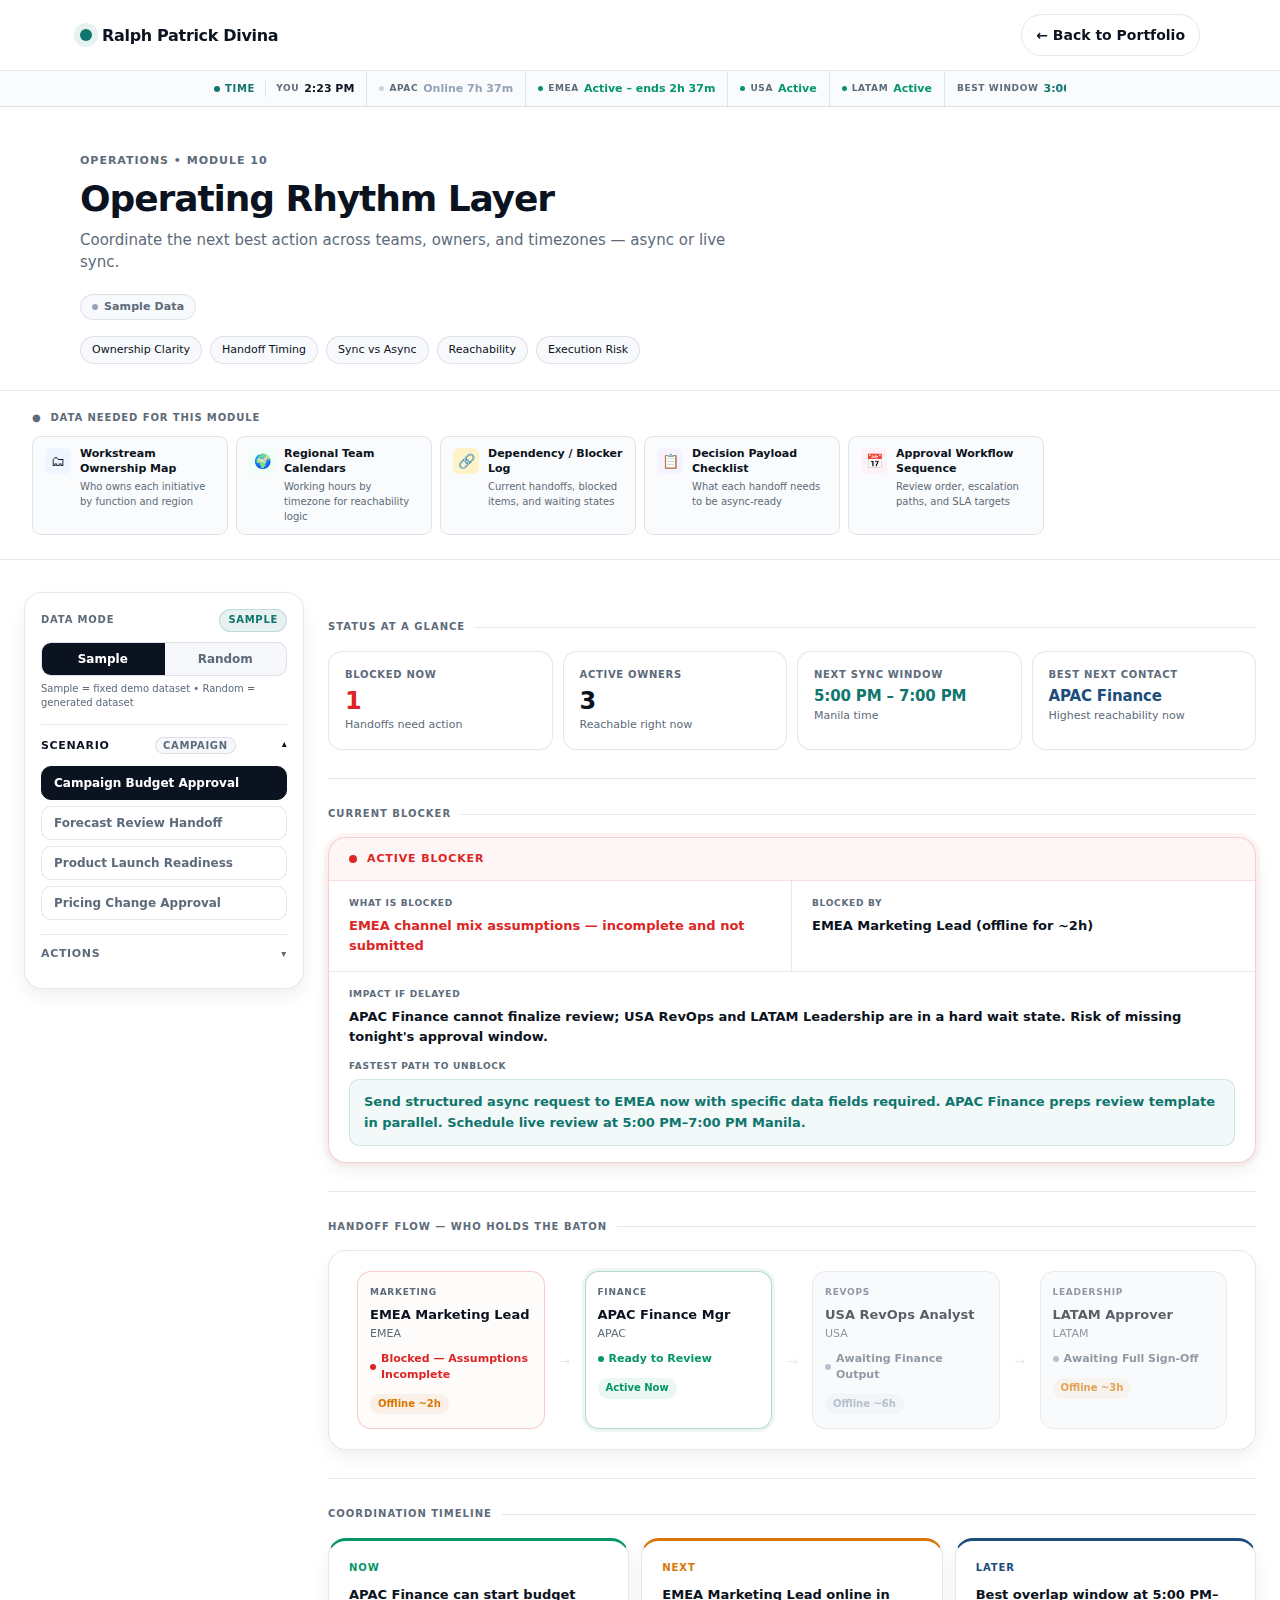
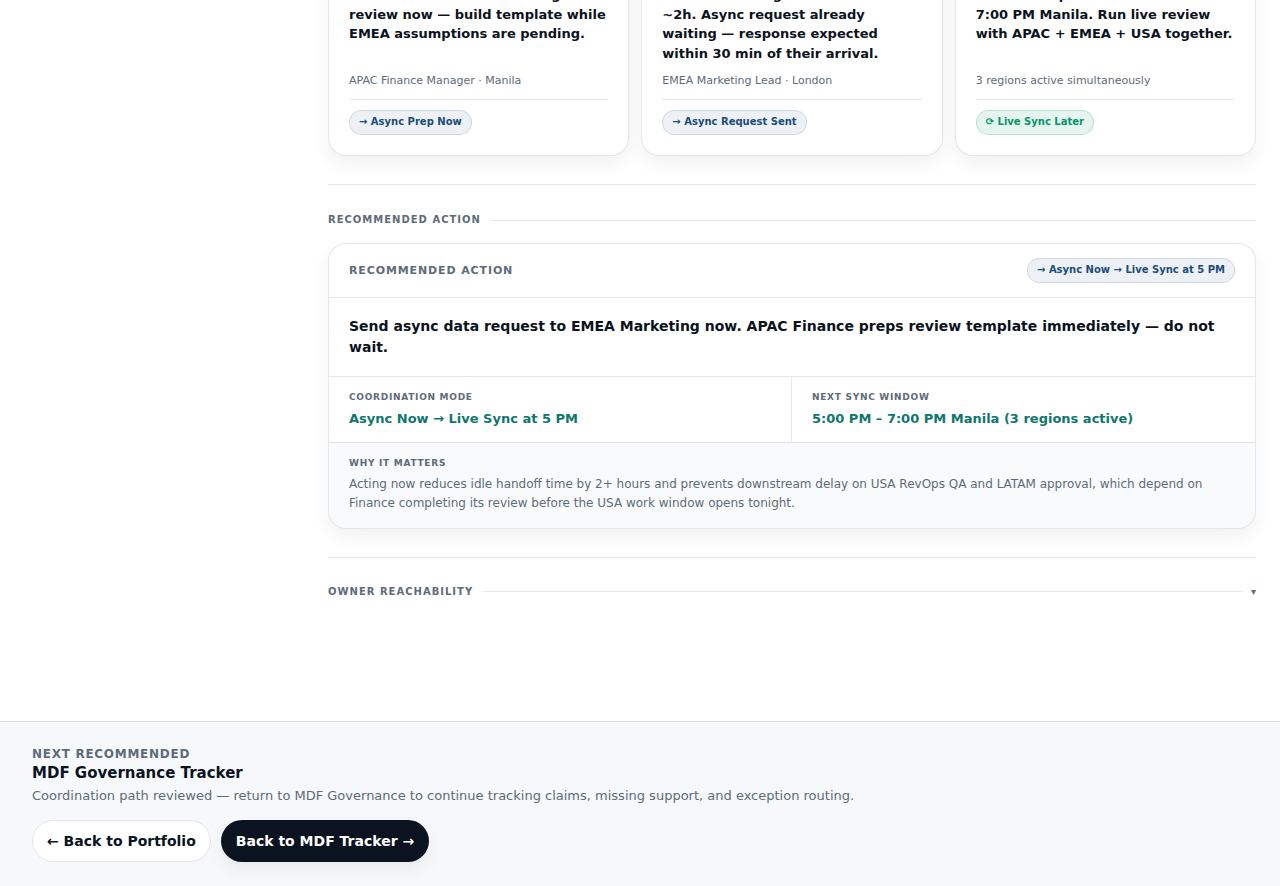
<file: operating-rhythm.html>
<!doctype html>
<html lang="en">
<head>
  <meta charset="utf-8" />
  <meta name="viewport" content="width=device-width, initial-scale=1" />
  <meta name="description" content="Operating Rhythm Layer — Coordinate the next best action across teams, owners, and timezones." />
  <meta name="theme-color" content="#0B1220" />
  <title>Operating Rhythm Layer — Cross-Regional Coordination</title>
  <link rel="stylesheet" href="style.css" />
  <link rel="icon" type="image/png" href="favicon.png">
  <style>
    :root {
      --bg:#ffffff; --bg-muted:#f6f8fb; --text:#0b1220; --muted:#5d6b7a;
      --border:rgba(12,23,45,0.10); --shadow:0 10px 30px rgba(11,18,32,0.08);
      --shadow-soft:0 8px 18px rgba(11,18,32,0.06);
      --accent:#0f766e; --accent-2:#1b4d7a; --accent-soft:rgba(15,118,110,0.10);
      --radius:18px; --radius-sm:14px; --max:1120px;
      --font-sans:ui-sans-serif,system-ui,-apple-system,Segoe UI,Roboto,Helvetica,Arial,"Apple Color Emoji","Segoe UI Emoji";
      --c-healthy:#059669; --c-healthy-bg:rgba(5,150,105,0.08);
      --c-watch:#d97706;   --c-watch-bg:rgba(217,119,6,0.08);
      --c-risk:#dc2626;    --c-risk-bg:rgba(220,38,38,0.08);
      --c-stalled:#94a3b8; --c-stalled-bg:rgba(148,163,184,0.10);
    }
    *{box-sizing:border-box;} html{scroll-behavior:auto;}
    body{margin:0;background:var(--bg);color:var(--text);font-family:var(--font-sans);line-height:1.45;-webkit-font-smoothing:antialiased;}
    a{color:inherit;text-decoration:none;} p{margin:0;} h1,h2,h3,h4{margin:0;letter-spacing:-0.02em;}
    .container{width:min(var(--max),calc(100% - 48px));margin:0 auto;}
    .skip-link{position:absolute;left:-999px;top:12px;padding:10px 12px;background:var(--text);color:white;border-radius:10px;z-index:9999;}
    .skip-link:focus{left:12px;}

    /* NAV */
    .site-header{position:sticky;top:0;z-index:50;background:rgba(255,255,255,0.97);border-bottom:1px solid var(--border);will-change:transform;}
    .nav{display:flex;align-items:center;justify-content:space-between;padding:14px 0;gap:16px;}
    .brand{display:inline-flex;align-items:center;gap:10px;font-weight:650;letter-spacing:-0.02em;}
    .brand-mark{width:12px;height:12px;border-radius:50%;background:var(--accent);box-shadow:0 0 0 6px var(--accent-soft);}

    /* TICKER */
    .tz-ticker{position:sticky;top:var(--nav-h,56px);z-index:89;background:rgba(250,251,252,0.96);backdrop-filter:blur(8px);-webkit-backdrop-filter:blur(8px);border-bottom:1px solid var(--border);height:36px;display:flex;align-items:center;opacity:0;pointer-events:none;transform:translateY(-4px);transition:opacity 220ms ease,transform 220ms ease;}
    .tz-ticker.tz-ticker--visible{opacity:1;pointer-events:auto;transform:translateY(0);}
    .tz-ticker-inner{max-width:900px;width:100%;margin:0 auto;padding:0 24px;display:flex;align-items:center;overflow:hidden;}
    .tz-ticker-brand{display:inline-flex;align-items:center;gap:5px;font-size:10px;font-weight:750;letter-spacing:0.07em;text-transform:uppercase;color:var(--accent);text-decoration:none;flex-shrink:0;padding-right:10px;}
    .tz-ticker-brand:hover{opacity:0.75;}
    .tz-ticker-divider{width:1px;height:16px;background:var(--border);flex-shrink:0;margin-right:10px;}
    .tz-ticker-items{display:flex;align-items:center;overflow-x:auto;scrollbar-width:none;-ms-overflow-style:none;flex:1;min-width:0;}
    .tz-ticker-items::-webkit-scrollbar{display:none;}
    .tz-ticker-item{display:inline-flex;align-items:center;gap:5px;padding:0 12px;height:36px;font-size:11px;flex-shrink:0;border-right:1px solid var(--border);white-space:nowrap;}
    .tz-ticker-item:first-child{padding-left:0;} .tz-ticker-item:last-child{border-right:none;}
    .tz-ticker-item-label{font-size:9px;font-weight:700;letter-spacing:0.07em;text-transform:uppercase;color:var(--muted);}
    .tz-ticker-item-value{font-size:11px;font-weight:620;color:var(--text);font-variant-numeric:tabular-nums;}
    .tz-ticker-item-value.tk-active{color:#059669;font-weight:700;} .tz-ticker-item-value.tk-ending{color:#d97706;font-weight:700;}
    .tz-ticker-item-value.tk-offline{color:#94a3b8;} .tz-ticker-item-value.tk-window{color:var(--accent);font-weight:680;}
    .tz-ticker-dot{width:5px;height:5px;border-radius:50%;flex-shrink:0;}
    .tz-ticker-dot.tk-active{background:#059669;} .tz-ticker-dot.tk-ending{background:#d97706;} .tz-ticker-dot.tk-offline{background:#cbd5e1;}
    .tz-live-dot{width:6px;height:6px;border-radius:50%;background:var(--accent);display:inline-block;flex-shrink:0;}
    @media(max-width:640px){.tz-ticker-inner{padding:0 12px;}.tz-ticker-item{padding:0 9px;}}

    /* SIDEBAR COMPONENTS */
    .sb-static{padding-bottom:14px;border-bottom:1px solid var(--border);}
    .sb-static-title{display:flex;align-items:center;justify-content:space-between;font-size:10px;font-weight:700;letter-spacing:0.08em;text-transform:uppercase;color:var(--muted);margin-bottom:10px;}
    .data-badge{font-size:10px;font-weight:700;letter-spacing:0.07em;text-transform:uppercase;color:var(--accent);background:var(--accent-soft);border:1px solid rgba(15,118,110,0.18);border-radius:999px;padding:3px 8px;}
    .sb-acc-group{border-bottom:1px solid var(--border);} .sb-acc-group:last-child{border-bottom:none;}
    .sb-acc-header{display:flex;align-items:center;justify-content:space-between;width:100%;padding:12px 0;background:transparent;border:none;font-size:11px;font-weight:700;letter-spacing:0.06em;text-transform:uppercase;color:var(--muted);cursor:pointer;font-family:inherit;gap:8px;}
    .sb-acc-header:hover,.sb-acc-header.open{color:var(--text);}
    .sb-acc-chevron{font-size:10px;margin-left:auto;flex-shrink:0;transition:transform 200ms ease;color:var(--muted);}
    .sb-acc-header.open .sb-acc-chevron{transform:rotate(180deg);color:var(--text);}
    .sb-acc-badge{font-size:10px;font-weight:700;color:var(--muted);background:var(--bg-muted);border:1px solid var(--border);border-radius:999px;padding:2px 7px;white-space:nowrap;}
    .sb-acc-body{display:none;padding-bottom:14px;} .sb-acc-body.open{display:block;}
    .sb-acc-tabs{display:flex;flex-direction:column;gap:6px;}
    .sb-acc-tab{display:flex;align-items:center;width:100%;padding:9px 12px;background:white;border:1px solid var(--border);border-radius:10px;font-size:12px;font-weight:600;color:var(--muted);cursor:pointer;font-family:inherit;text-align:left;transition:all 140ms ease;}
    .sb-acc-tab:hover{border-color:rgba(12,23,45,0.18);box-shadow:0 4px 12px rgba(11,18,32,0.06);color:var(--text);}
    .sb-acc-tab.active{background:var(--text);color:white;border-color:var(--text);}
    .sb-acc-btn{display:flex;align-items:center;gap:8px;width:100%;padding:9px 12px;background:white;border:1px solid var(--border);border-radius:10px;font-size:12px;font-weight:600;color:var(--text);cursor:pointer;font-family:inherit;text-align:left;transition:all 140ms ease;margin-top:6px;}
    .sb-acc-btn:hover{border-color:rgba(12,23,45,0.18);box-shadow:0 4px 12px rgba(11,18,32,0.06);}
    .sb-acc-btn.primary{background:var(--text);color:white;border-color:var(--text);}
    .demo-data-pill{display:inline-flex;align-items:center;gap:6px;font-size:11px;font-weight:600;color:var(--muted);padding:4px 11px;border-radius:999px;border:1px solid var(--border);background:rgba(246,248,251,0.9);letter-spacing:0.01em;white-space:nowrap;margin-top:10px;}
    .demo-data-pill::before{content:'';display:inline-block;width:6px;height:6px;border-radius:50%;background:#94a3b8;flex-shrink:0;}

    /* SECTION RHYTHM */
    .or-section{padding:28px 0;border-bottom:1px solid var(--border);}
    .or-section:last-child{border-bottom:none;}
    .or-section-label{font-size:10px;font-weight:800;letter-spacing:0.10em;text-transform:uppercase;color:var(--muted);margin-bottom:16px;display:flex;align-items:center;gap:10px;}
    .or-section-label::after{content:'';flex:1;height:1px;background:var(--border);}

    /* 1. COMMAND STRIP */
    .or-cmd-strip{display:grid;grid-template-columns:repeat(4,1fr);gap:10px;}
    .or-cmd-card{padding:16px;background:white;border:1px solid var(--border);border-radius:var(--radius-sm);box-shadow:0 1px 0 rgba(11,18,32,0.02);}
    .or-cmd-label{font-size:10px;font-weight:700;letter-spacing:0.07em;text-transform:uppercase;color:var(--muted);margin-bottom:7px;}
    .or-cmd-value{font-size:24px;font-weight:760;letter-spacing:-0.03em;line-height:1;margin-bottom:4px;}
    .or-cmd-sub{font-size:11px;color:var(--muted);line-height:1.4;}
    .or-cmd-card.is-alert .or-cmd-value{color:var(--c-risk);}
    .or-cmd-card.is-accent .or-cmd-value{color:var(--accent);font-size:15px;font-weight:700;letter-spacing:-0.01em;margin-top:4px;}
    .or-cmd-card.is-accent-2 .or-cmd-value{color:var(--accent-2);font-size:15px;font-weight:700;letter-spacing:-0.01em;margin-top:4px;}

    /* 2. BLOCKER SPOTLIGHT */
    .or-blocker{background:white;border:1.5px solid rgba(220,38,38,0.22);border-radius:var(--radius);box-shadow:0 0 0 4px rgba(220,38,38,0.04),var(--shadow-soft);overflow:hidden;}
    .or-blocker-head{padding:13px 20px;background:rgba(220,38,38,0.04);border-bottom:1px solid rgba(220,38,38,0.12);display:flex;align-items:center;gap:10px;}
    .or-blocker-pulse{width:8px;height:8px;border-radius:50%;background:var(--c-risk);flex-shrink:0;animation:or-pulse 2s ease-in-out infinite;}
    @keyframes or-pulse{0%,100%{box-shadow:0 0 0 0 rgba(220,38,38,0.3);}50%{box-shadow:0 0 0 5px rgba(220,38,38,0);}}
    .or-blocker-head-title{font-size:11px;font-weight:800;letter-spacing:0.08em;text-transform:uppercase;color:var(--c-risk);}
    .or-blocker-body{display:grid;grid-template-columns:1fr 1fr;}
    .or-blocker-cell{padding:16px 20px;border-right:1px solid var(--border);border-bottom:1px solid var(--border);}
    .or-blocker-cell:nth-child(2){border-right:none;}
    .or-blocker-cell.full{grid-column:1/-1;border-right:none;border-bottom:none;}
    .or-blocker-cell-label{font-size:9px;font-weight:800;letter-spacing:0.08em;text-transform:uppercase;color:var(--muted);margin-bottom:6px;}
    .or-blocker-cell-value{font-size:13px;font-weight:600;color:var(--text);line-height:1.5;}
    .or-blocker-cell-value.red{color:var(--c-risk);}
    .or-path{font-size:13px;font-weight:600;color:var(--accent);padding:12px 14px;background:rgba(15,118,110,0.05);border-radius:10px;border:1px solid rgba(15,118,110,0.15);margin-top:2px;line-height:1.55;}

    /* 3. BATON FLOW */
    .or-baton-wrap{background:white;border:1px solid var(--border);border-radius:var(--radius);box-shadow:var(--shadow-soft);padding:20px 22px;overflow-x:auto;}
    .or-baton{display:flex;align-items:stretch;min-width:540px;}
    .or-baton-stage{flex:1;position:relative;}
    .or-baton-arrow{display:flex;align-items:center;justify-content:center;width:28px;flex-shrink:0;padding-top:22px;}
    .or-baton-arrow span{font-size:14px;color:var(--border);display:block;}
    .or-baton-card{margin:0 6px;padding:14px 12px;border:1px solid var(--border);border-radius:var(--radius-sm);background:var(--bg-muted);height:100%;transition:border-color 140ms,box-shadow 140ms;}
    .or-baton-card.is-active{background:white;border-color:rgba(15,118,110,0.30);box-shadow:0 0 0 3px rgba(15,118,110,0.07);}
    .or-baton-card.is-blocked{background:rgba(220,38,38,0.02);border-color:rgba(220,38,38,0.22);}
    .or-baton-card.is-waiting{opacity:0.68;}
    .or-baton-stage-name{font-size:9px;font-weight:800;letter-spacing:0.08em;text-transform:uppercase;color:var(--muted);margin-bottom:7px;}
    .or-baton-owner{font-size:13px;font-weight:700;margin-bottom:1px;color:var(--text);}
    .or-baton-region{font-size:11px;color:var(--muted);margin-bottom:9px;}
    .or-baton-state{display:flex;align-items:center;gap:5px;margin-bottom:7px;}
    .or-baton-dot{width:6px;height:6px;border-radius:50%;flex-shrink:0;}
    .or-baton-state-text{font-size:11px;font-weight:600;}
    .s-ready{color:var(--c-healthy);} .s-blocked{color:var(--c-risk);} .s-review{color:var(--c-watch);} .s-progress{color:var(--accent-2);} .s-awaiting{color:var(--muted);}
    .or-baton-reach{display:inline-flex;align-items:center;gap:4px;font-size:10px;font-weight:700;padding:3px 8px;border-radius:999px;}
    .reach-now{background:var(--c-healthy-bg);color:var(--c-healthy);}
    .reach-soon{background:var(--c-watch-bg);color:var(--c-watch);}
    .reach-later{background:var(--c-stalled-bg);color:var(--c-stalled);}

    /* 4. NOW / NEXT / LATER */
    .or-nnl{display:grid;grid-template-columns:repeat(3,1fr);gap:12px;}
    .or-nnl-card{background:white;border:1px solid var(--border);border-radius:var(--radius);box-shadow:var(--shadow-soft);padding:20px;display:flex;flex-direction:column;gap:10px;}
    .or-nnl-card.is-now{border-top:3px solid var(--c-healthy);}
    .or-nnl-card.is-next{border-top:3px solid var(--c-watch);}
    .or-nnl-card.is-later{border-top:3px solid var(--accent-2);}
    .or-nnl-period{font-size:10px;font-weight:800;letter-spacing:0.09em;text-transform:uppercase;}
    .or-nnl-period.now{color:var(--c-healthy);} .or-nnl-period.next{color:var(--c-watch);} .or-nnl-period.later{color:var(--accent-2);}
    .or-nnl-action{font-size:13px;font-weight:650;color:var(--text);line-height:1.5;flex:1;}
    .or-nnl-owner{font-size:11px;color:var(--muted);}
    .or-nnl-foot{padding-top:8px;border-top:1px solid var(--border);}

    /* 5. RECOMMENDED ACTION */
    .or-action{background:white;border:1px solid var(--border);border-radius:var(--radius);box-shadow:var(--shadow-soft);overflow:hidden;}
    .or-action-head{padding:14px 20px;border-bottom:1px solid var(--border);display:flex;align-items:center;justify-content:space-between;gap:16px;}
    .or-action-head-label{font-size:11px;font-weight:800;letter-spacing:0.08em;text-transform:uppercase;color:var(--muted);}
    .or-action-best{font-size:14px;font-weight:650;color:var(--text);line-height:1.5;padding:18px 20px;border-bottom:1px solid var(--border);}
    .or-action-grid{display:grid;grid-template-columns:repeat(2,1fr);}
    .or-action-cell{padding:14px 20px;border-right:1px solid var(--border);}
    .or-action-cell:last-child{border-right:none;}
    .or-action-cell-label{font-size:9px;font-weight:800;letter-spacing:0.08em;text-transform:uppercase;color:var(--muted);margin-bottom:6px;}
    .or-action-cell-value{font-size:13px;font-weight:650;color:var(--text);line-height:1.4;}
    .or-action-cell-value.accent{color:var(--accent);}
    .or-action-why{padding:14px 20px;background:rgba(246,248,251,0.7);border-top:1px solid var(--border);}
    .or-action-why-label{font-size:9px;font-weight:800;letter-spacing:0.08em;text-transform:uppercase;color:var(--muted);margin-bottom:5px;}
    .or-action-why-text{font-size:12px;color:var(--muted);line-height:1.6;}

    /* 6. SUPPORT — OWNERS (collapsed) */
    .or-support-toggle{display:flex;align-items:center;justify-content:space-between;width:100%;background:none;border:none;cursor:pointer;padding:0;font-family:inherit;}
    .or-support-toggle-label{font-size:10px;font-weight:800;letter-spacing:0.10em;text-transform:uppercase;color:var(--muted);display:flex;align-items:center;gap:10px;flex:1;}
    .or-support-toggle-label::after{content:'';flex:1;height:1px;background:var(--border);}
    .or-support-toggle:hover .or-support-toggle-label{color:var(--text);}
    .or-support-chevron{font-size:10px;color:var(--muted);transition:transform 200ms ease;flex-shrink:0;margin-left:8px;}
    .or-support-toggle.open .or-support-chevron{transform:rotate(180deg);}
    .or-support-body{display:none;margin-top:16px;} .or-support-body.open{display:block;}

    .or-owner-table{width:100%;border-collapse:collapse;background:white;border:1px solid var(--border);border-radius:var(--radius);overflow:hidden;box-shadow:var(--shadow-soft);}
    .or-owner-table th{background:var(--bg-muted);padding:10px 14px;text-align:left;font-size:10px;font-weight:700;text-transform:uppercase;letter-spacing:0.06em;color:var(--muted);border-bottom:1px solid var(--border);}
    .or-owner-table td{padding:11px 14px;border-bottom:1px solid var(--border);font-size:12px;}
    .or-owner-table tbody tr:last-child td{border-bottom:none;}
    .or-owner-table tbody tr:hover{background:var(--bg-muted);}
    .owner-name{font-weight:650;color:var(--text);} .owner-func{font-size:11px;color:var(--muted);margin-top:2px;}

    /* SHARED TAGS */
    .mode-tag{display:inline-flex;align-items:center;gap:4px;font-size:10px;font-weight:700;padding:4px 9px;border-radius:999px;border:1px solid transparent;white-space:nowrap;}
    .mode-live{background:rgba(5,150,105,0.10);color:var(--c-healthy);border-color:rgba(5,150,105,0.20);}
    .mode-async{background:rgba(27,77,122,0.08);color:var(--accent-2);border-color:rgba(27,77,122,0.15);}
    .mode-wait{background:rgba(217,119,6,0.08);color:var(--c-watch);border-color:rgba(217,119,6,0.15);}
    .mode-escalate{background:rgba(220,38,38,0.08);color:var(--c-risk);border-color:rgba(220,38,38,0.15);}
    .avail-pill{display:inline-flex;align-items:center;gap:4px;font-size:10px;font-weight:700;padding:3px 8px;border-radius:999px;}
    .avail-active{background:var(--c-healthy-bg);color:var(--c-healthy);}
    .avail-ending{background:var(--c-watch-bg);color:var(--c-watch);}
    .avail-offline{background:var(--c-stalled-bg);color:var(--c-stalled);}
    .reply-high{color:var(--c-healthy);font-size:11px;font-weight:600;}
    .reply-good{color:var(--accent-2);font-size:11px;font-weight:600;}
    .reply-limited{color:var(--c-watch);font-size:11px;font-weight:600;}
    .reply-offline{color:var(--c-stalled);font-size:11px;font-weight:600;}

    /* MOBILE */
    .mobile-controls-btn{display:none;align-items:center;gap:10px;width:100%;padding:12px 16px;background:white;border:1px solid var(--border);border-radius:var(--radius-sm);font-size:14px;font-weight:700;color:var(--text);cursor:pointer;margin-bottom:4px;box-shadow:var(--shadow-soft);transition:all 140ms ease;font-family:var(--font-sans);}
    .mobile-controls-btn:hover{border-color:rgba(12,23,45,0.18);box-shadow:var(--shadow);}
    .mcb-icon{font-size:16px;flex-shrink:0;} .mcb-label{flex:1;text-align:left;} .mcb-chevron{font-size:11px;color:var(--muted);transition:transform 200ms ease;}
    .mobile-controls-btn[aria-expanded="true"] .mcb-chevron{transform:rotate(180deg);}
    .or-content-fade{transition:opacity 180ms ease;} .or-content-fade.fading{opacity:0;}

    @media(max-width:860px){
      .module-layout{grid-template-columns:1fr !important;padding:16px !important;}
      .mobile-controls-btn{display:flex;}
      .sidebar{position:static !important;top:0 !important;width:100% !important;max-height:none !important;overflow-y:visible !important;display:none;border-radius:var(--radius-sm);margin-bottom:8px;}
      .sidebar.mobile-open{display:block;}
      .or-cmd-strip{grid-template-columns:repeat(2,1fr);}
      .or-nnl{grid-template-columns:1fr;}
      .or-action-grid{grid-template-columns:1fr;}
      .or-action-cell{border-right:none;border-bottom:1px solid var(--border);}
      .or-action-cell:last-child{border-bottom:none;}
      .or-blocker-body{grid-template-columns:1fr;}
      .or-blocker-cell{border-right:none;}
      .or-blocker-cell:nth-child(2){border-bottom:1px solid var(--border);}
    }
    @media(max-width:560px){
      .module-hero{height:auto !important;min-height:260px;}
      .module-title{font-size:26px;}
    }
  </style>
</head>
<body>
<a href="#main" class="skip-link">Skip to main content</a>

<header class="site-header" id="top">
  <div class="container">
    <nav class="nav" aria-label="Main navigation">
      <a href="index.html" class="brand">
        <span class="brand-mark" aria-hidden="true"></span>
        Ralph Patrick Divina
      </a>
      <div class="nav-cta">
        <a href="index.html#projects" class="btn btn-ghost">← Back to Portfolio</a>
      </div>
    </nav>
  </div>
</header>

<div class="tz-ticker tz-ticker--visible" id="tz-ticker" aria-label="Global time coordination summary">
  <div class="tz-ticker-inner">
    <a class="tz-ticker-brand" href="#tz-owners" aria-label="Jump to owner reachability">
      <span class="tz-live-dot"></span>
      <span>Time</span>
    </a>
    <div class="tz-ticker-divider"></div>
    <div class="tz-ticker-items" id="tz-ticker-items"></div>
  </div>
</div>

<section class="module-hero">
  <div class="container">
    <div class="module-eyebrow">Operations &bull; Module 10</div>
    <h1 class="module-title">Operating Rhythm Layer</h1>
    <p class="module-subtitle">Coordinate the next best action across teams, owners, and timezones — async or live sync.</p>
    <div class="module-hero-meta">
      <span class="demo-data-pill">Sample Data</span>
    </div>
    <div class="feature-chips">
      <span class="chip">Ownership Clarity</span>
      <span class="chip">Handoff Timing</span>
      <span class="chip">Sync vs Async</span>
      <span class="chip">Reachability</span>
      <span class="chip">Execution Risk</span>
    </div>
  </div>
</section>

<div class="data-needed-section">
  <div class="data-needed-wrap">
    <div class="data-needed-label">&#9679;&nbsp; Data needed for this module</div>
    <div class="data-needed-grid">
      <div class="data-needed-item"><div class="data-needed-icon" style="background:#eff6ff;font-size:14px;">🗂</div><div><div class="data-needed-name">Workstream Ownership Map</div><div class="data-needed-desc">Who owns each initiative by function and region</div></div></div>
      <div class="data-needed-item"><div class="data-needed-icon" style="background:#f0fdf9;font-size:14px;">🌍</div><div><div class="data-needed-name">Regional Team Calendars</div><div class="data-needed-desc">Working hours by timezone for reachability logic</div></div></div>
      <div class="data-needed-item"><div class="data-needed-icon" style="background:#fef3c7;font-size:14px;">🔗</div><div><div class="data-needed-name">Dependency / Blocker Log</div><div class="data-needed-desc">Current handoffs, blocked items, and waiting states</div></div></div>
      <div class="data-needed-item"><div class="data-needed-icon" style="background:#f5f3ff;font-size:14px;">📋</div><div><div class="data-needed-name">Decision Payload Checklist</div><div class="data-needed-desc">What each handoff needs to be async-ready</div></div></div>
      <div class="data-needed-item"><div class="data-needed-icon" style="background:#fdf2f8;font-size:14px;">📅</div><div><div class="data-needed-name">Approval Workflow Sequence</div><div class="data-needed-desc">Review order, escalation paths, and SLA targets</div></div></div>
    </div>
  </div>
</div>

<main id="main">
  <div class="module-layout">

    <button class="mobile-controls-btn" id="mobileControlsBtn" aria-expanded="false">
      <span class="mcb-icon">⚙</span>
      <span class="mcb-label">Controls</span>
      <span class="mcb-chevron">▾</span>
    </button>

    <aside class="sidebar" id="sidebarPanel">
      <div class="sb-static">
        <div class="sb-static-title">
          <span>DATA MODE</span>
          <span id="dataModeBadge" class="data-badge">SAMPLE</span>
        </div>
        <div style="display:flex;gap:0;height:34px;border:1px solid var(--border);border-radius:10px;overflow:hidden;background:var(--bg-muted);margin-bottom:6px;">
          <button id="btnSampleMode" onclick="setDataMode('sample')" style="flex:1;height:100%;padding:0 4px;background:var(--text);color:white;border:none;border-right:1px solid var(--border);font-size:12px;font-weight:600;cursor:pointer;font-family:inherit;">Sample</button>
          <button id="btnRandomMode" onclick="setDataMode('random')" style="flex:1;height:100%;padding:0 4px;background:transparent;border:none;font-size:12px;font-weight:600;color:var(--muted);cursor:pointer;font-family:inherit;">Random</button>
        </div>
        <div style="font-size:10px;color:var(--muted);line-height:1.4;">Sample = fixed demo dataset &bull; Random = generated dataset</div>
      </div>

      <div class="sb-acc-group">
        <button class="sb-acc-header open" onclick="toggleAcc(this)">
          <span>Scenario</span>
          <span id="sbScenarioLabel" class="sb-acc-badge">Campaign</span>
          <span class="sb-acc-chevron">▾</span>
        </button>
        <div class="sb-acc-body open">
          <div class="sb-acc-tabs">
            <button class="sb-acc-tab active" data-scenario="campaign" onclick="switchScenario('campaign',this)">Campaign Budget Approval</button>
            <button class="sb-acc-tab" data-scenario="forecast" onclick="switchScenario('forecast',this)">Forecast Review Handoff</button>
            <button class="sb-acc-tab" data-scenario="launch" onclick="switchScenario('launch',this)">Product Launch Readiness</button>
            <button class="sb-acc-tab" data-scenario="pricing" onclick="switchScenario('pricing',this)">Pricing Change Approval</button>
          </div>
        </div>
      </div>

      <div class="sb-acc-group">
        <button class="sb-acc-header" onclick="toggleAcc(this)">
          <span>Actions</span>
          <span class="sb-acc-chevron">▾</span>
        </button>
        <div class="sb-acc-body">
          <button class="sb-acc-btn primary" onclick="refreshTimes()">↻ Refresh Reachability</button>
          <button class="sb-acc-btn" onclick="window.print()">⎙ Export View</button>
        </div>
      </div>
    </aside>

    <div class="main-content or-content-fade" id="orContent">

      <!-- 1. STATUS AT A GLANCE -->
      <div class="or-section">
        <div class="or-section-label">Status at a glance</div>
        <div class="or-cmd-strip" id="cmdStrip"></div>
      </div>

      <!-- 2. CURRENT BLOCKER — primary anchor, most prominent -->
      <div class="or-section">
        <div class="or-section-label">Current blocker</div>
        <div class="or-blocker" id="blockerPanel"></div>
      </div>

      <!-- 3. BATON FLOW — who holds the work -->
      <div class="or-section">
        <div class="or-section-label">Handoff flow — who holds the baton</div>
        <div class="or-baton-wrap">
          <div class="or-baton" id="batonFlow"></div>
        </div>
      </div>

      <!-- 4. NOW / NEXT / LATER -->
      <div class="or-section">
        <div class="or-section-label">Coordination timeline</div>
        <div class="or-nnl" id="nnlGrid"></div>
      </div>

      <!-- 5. RECOMMENDED ACTION -->
      <div class="or-section">
        <div class="or-section-label">Recommended action</div>
        <div class="or-action" id="actionPanel"></div>
      </div>

      <!-- 6. OWNER REACHABILITY — collapsed, supporting detail -->
      <div class="or-section" id="tz-owners">
        <button class="or-support-toggle" id="ownersToggle" onclick="toggleSupport(this)">
          <span class="or-support-toggle-label">Owner reachability</span>
          <span class="or-support-chevron">▾</span>
        </button>
        <div class="or-support-body" id="ownersBody">
          <table class="or-owner-table" id="ownerTable"></table>
        </div>
      </div>

    </div>
  </div>

  <nav class="next-module-bar" aria-label="Next recommended module">
    <div>
      <div class="next-module-label">Next recommended</div>
      <div class="next-module-title">MDF Governance Tracker</div>
      <div class="next-module-why">Coordination path reviewed — return to MDF Governance to continue tracking claims, missing support, and exception routing.</div>
    </div>
    <div class="next-module-actions">
      <a class="btn btn-ghost" href="index.html">← Back to Portfolio</a>
      <a class="btn btn-solid" href="mdf-governance.html">Back to MDF Tracker →</a>
    </div>
  </nav>
</main>

<script src="main.js"></script>
<script>
(function(){
'use strict';

var SCENARIOS = {
  campaign:{
    name:'Campaign Budget Approval',
    cmd:{blocked:1,activeOwners:3,syncWindow:'5:00 PM – 7:00 PM',bestContact:'APAC Finance'},
    blocker:{
      current:'EMEA channel mix assumptions — incomplete and not submitted',
      blockedBy:'EMEA Marketing Lead (offline for ~2h)',
      impact:'APAC Finance cannot finalize review; USA RevOps and LATAM Leadership are in a hard wait state. Risk of missing tonight\'s approval window.',
      fastestPath:'Send structured async request to EMEA now with specific data fields required. APAC Finance preps review template in parallel. Schedule live review at 5:00 PM–7:00 PM Manila.'
    },
    swimlane:[
      {stage:'Marketing',  owner:'EMEA Marketing Lead', region:'EMEA', state:'blocked',  stateLabel:'Blocked — Assumptions Incomplete',reachable:false,reachLabel:'Offline ~2h', cardClass:'is-blocked'},
      {stage:'Finance',    owner:'APAC Finance Mgr',    region:'APAC', state:'ready',    stateLabel:'Ready to Review',                 reachable:true, reachLabel:'Active Now',  cardClass:'is-active'},
      {stage:'RevOps',     owner:'USA RevOps Analyst',  region:'USA',  state:'awaiting', stateLabel:'Awaiting Finance Output',          reachable:false,reachLabel:'Offline ~6h', cardClass:'is-waiting'},
      {stage:'Leadership', owner:'LATAM Approver',      region:'LATAM',state:'awaiting', stateLabel:'Awaiting Full Sign-Off',           reachable:false,reachLabel:'Offline ~3h', cardClass:'is-waiting'}
    ],
    nnl:{
      now: {action:'APAC Finance can start budget review now — build template while EMEA assumptions are pending.',owner:'APAC Finance Manager · Manila',mode:'async',modeLabel:'Async Prep Now'},
      next:{action:'EMEA Marketing Lead online in ~2h. Async request already waiting — response expected within 30 min of their arrival.',owner:'EMEA Marketing Lead · London',mode:'async',modeLabel:'Async Request Sent'},
      later:{action:'Best overlap window at 5:00 PM–7:00 PM Manila. Run live review with APAC + EMEA + USA together.',owner:'3 regions active simultaneously',mode:'live',modeLabel:'Live Sync Later'}
    },
    intel:{
      bestAction:'Send async data request to EMEA Marketing now. APAC Finance preps review template immediately — do not wait.',
      mode:'async',modeLabel:'Async Now → Live Sync at 5 PM',
      syncWindow:'5:00 PM – 7:00 PM Manila (3 regions active)',
      why:'Acting now reduces idle handoff time by 2+ hours and prevents downstream delay on USA RevOps QA and LATAM approval, which depend on Finance completing its review before the USA work window opens tonight.'
    },
    owners:[
      {name:'EMEA Marketing Lead', func:'Marketing', region:'EMEA', avail:'offline',availLabel:'Offline ~2h',window:'2:00 PM – 6:00 PM',reply:'limited'},
      {name:'APAC Finance Manager',func:'Finance',   region:'APAC', avail:'active', availLabel:'Active Now', window:'Now – 6:00 PM',    reply:'high'},
      {name:'USA RevOps Analyst',  func:'RevOps',    region:'USA',  avail:'offline',availLabel:'Offline ~6h',window:'5:00 PM – 9:00 PM',reply:'offline'},
      {name:'LATAM Approver',      func:'Leadership',region:'LATAM',avail:'offline',availLabel:'Offline ~3h',window:'3:00 PM – 7:00 PM',reply:'good'}
    ]
  },

  forecast:{
    name:'Forecast Review Handoff',
    cmd:{blocked:2,activeOwners:2,syncWindow:'4:00 PM – 6:00 PM',bestContact:'EMEA Finance'},
    blocker:{
      current:'USA data warehouse system refresh delayed — actuals not available',
      blockedBy:'IT / Systems team (estimated 3h delay)',
      impact:'CFO deck cannot be finalized. EMEA variance review will be incomplete without validated actuals. Risk of pushing CFO presentation by 24h.',
      fastestPath:'Escalate system refresh to IT immediately. APAC Finance drafts deck structure with placeholders. EMEA reviews available data and flags provisional variances. Hard deadline: actuals must land before 5:00 PM Manila.'
    },
    swimlane:[
      {stage:'APAC FP&A',    owner:'APAC FP&A Lead',    region:'APAC',state:'progress',stateLabel:'In Progress',           reachable:true, reachLabel:'Active Now',   cardClass:'is-active'},
      {stage:'EMEA Finance', owner:'EMEA Finance Lead',  region:'EMEA',state:'awaiting',stateLabel:'Awaiting Pack',         reachable:false,reachLabel:'Online in 1h',  cardClass:''},
      {stage:'USA Analytics',owner:'USA Senior Analyst', region:'USA', state:'blocked', stateLabel:'Stalled — System Delay',reachable:false,reachLabel:'Offline ~5h',  cardClass:'is-blocked'},
      {stage:'CFO Review',   owner:'APAC Finance Mgr',   region:'APAC',state:'awaiting',stateLabel:'Awaiting Full Input',   reachable:true, reachLabel:'Active Now',   cardClass:''}
    ],
    nnl:{
      now: {action:'APAC FP&A finalizes revenue assumptions and pushes forecast pack async to EMEA. Do not wait for the USA system.',owner:'APAC FP&A Lead · Singapore',mode:'async',modeLabel:'Async Output Now'},
      next:{action:'EMEA Finance Lead online in 1h — forecast pack already queued with flagged variances. Expect response within 2h.',owner:'EMEA Finance Lead · London',mode:'async',modeLabel:'Pre-Send Async'},
      later:{action:'Consolidated review sync at 4:00 PM–6:00 PM Manila with APAC + EMEA + USA Finance.',owner:'Finance leads — 3 regions',mode:'live',modeLabel:'Live Sync Later'}
    },
    intel:{
      bestAction:'Escalate IT system refresh now. APAC Finance drafts CFO deck skeleton with placeholders in parallel — do not let system delay pause all work.',
      mode:'escalate',modeLabel:'Escalate → Parallel Async',
      syncWindow:'4:00 PM – 6:00 PM Manila (APAC + EMEA active)',
      why:'System delay is not a people problem — it cannot be expedited by communication alone. The right action is parallel preparation with placeholders. This protects the CFO deck timeline even if actuals land late.'
    },
    owners:[
      {name:'APAC FP&A Lead',   func:'Finance',region:'APAC',avail:'active', availLabel:'Active Now',  window:'Now – 5:00 PM',    reply:'high'},
      {name:'EMEA Finance Lead',func:'Finance',region:'EMEA',avail:'ending', availLabel:'Online in 1h',window:'1:00 PM – 5:00 PM',reply:'good'},
      {name:'USA Senior Analyst',func:'Finance',region:'USA', avail:'offline',availLabel:'Offline ~5h', window:'5:00 PM – 9:00 PM',reply:'offline'},
      {name:'APAC Finance Mgr', func:'Finance',region:'APAC',avail:'active', availLabel:'Active Now',  window:'Now – 6:00 PM',    reply:'high'}
    ]
  },

  launch:{
    name:'Product Launch Readiness',
    cmd:{blocked:0,activeOwners:4,syncWindow:'6:00 PM – 8:00 PM',bestContact:'APAC Product Lead'},
    blocker:{
      current:'USA GTM package not started — Growth Manager offline for ~4h',
      blockedBy:'USA Growth Manager (timezone — online at 5:00 PM Manila)',
      impact:'LATAM Go/No-Go decision cannot be prepared without GTM package. Full 4-region launch alignment meeting at risk of being unproductive.',
      fastestPath:'Send GTM pricing inputs and brief async to USA Growth Manager now. APAC and EMEA complete their work in parallel. Target USA pick-up at 5:00 PM Manila, 1h before alignment sync.'
    },
    swimlane:[
      {stage:'Product QA',     owner:'APAC Product Lead',  region:'APAC', state:'ready',   stateLabel:'Ready — Sign-Off Pending',   reachable:true, reachLabel:'Active Now',  cardClass:'is-active'},
      {stage:'Marketing Brief',owner:'EMEA Marketing Lead',region:'EMEA', state:'review',  stateLabel:'Awaiting Product Alignment', reachable:true, reachLabel:'Active Now',  cardClass:'is-active'},
      {stage:'GTM Package',    owner:'USA Growth Mgr',      region:'USA',  state:'awaiting',stateLabel:'Not Started — Offline',      reachable:false,reachLabel:'Offline ~4h', cardClass:'is-waiting'},
      {stage:'Go / No-Go',     owner:'LATAM Approver',      region:'LATAM',state:'awaiting',stateLabel:'Awaiting All Inputs',         reachable:false,reachLabel:'Offline ~3h', cardClass:'is-waiting'}
    ],
    nnl:{
      now: {action:'APAC Product Lead and EMEA Marketing are both active — run live QA sign-off and campaign brief alignment now.',owner:'APAC Product + EMEA Marketing',mode:'live',modeLabel:'Live Sync Now'},
      next:{action:'USA Growth team online in 4h — GTM inputs already in their queue with pricing brief and launch checklist.',owner:'USA Growth Manager',mode:'async',modeLabel:'Async Pre-Read'},
      later:{action:'Full 4-region launch alignment sync at 6:00 PM–8:00 PM Manila — all regions active, final Go/No-Go decision.',owner:'All 4 regions — complete team',mode:'live',modeLabel:'Live Alignment Sync'}
    },
    intel:{
      bestAction:'Run APAC + EMEA live session now to complete QA sign-off and campaign brief. Send GTM inputs async to USA simultaneously.',
      mode:'live',modeLabel:'Live Sync Now + Async to USA',
      syncWindow:'6:00 PM – 8:00 PM Manila (all 4 regions active)',
      why:'Two regions are active right now — using this window eliminates re-work in the full 4-region sync and gives USA Growth Manager structured inputs to act on immediately when they come online at 5:00 PM.'
    },
    owners:[
      {name:'APAC Product Lead',   func:'Product',   region:'APAC', avail:'active', availLabel:'Active Now',  window:'Now – 7:00 PM',    reply:'high'},
      {name:'EMEA Marketing Lead', func:'Marketing', region:'EMEA', avail:'active', availLabel:'Active Now',  window:'Now – 5:00 PM',    reply:'high'},
      {name:'USA Growth Manager',  func:'RevOps',    region:'USA',  avail:'offline',availLabel:'Offline ~4h', window:'5:00 PM – 9:00 PM',reply:'offline'},
      {name:'LATAM Approver',      func:'Leadership',region:'LATAM',avail:'offline',availLabel:'Offline ~3h', window:'3:00 PM – 7:00 PM',reply:'limited'}
    ]
  },

  pricing:{
    name:'Pricing Change Approval',
    cmd:{blocked:2,activeOwners:2,syncWindow:'5:30 PM – 7:30 PM',bestContact:'APAC Finance'},
    blocker:{
      current:'CFO approval blocked until Finance model + EMEA commercial review are both complete',
      blockedBy:'Sequential dependency — Finance output → EMEA review → CFO sign-off',
      impact:'USA RevOps cannot begin any system changes. Pricing change implementation at risk of slipping by 1–2 days.',
      fastestPath:'APAC Finance completes model in next 2h and sends async. EMEA reviews on arrival and flags commercial risk within 1h. CFO review scheduled at 5:30 PM Manila overlap window.'
    },
    swimlane:[
      {stage:'Finance Model',     owner:'APAC Finance Mgr',    region:'APAC',state:'progress',stateLabel:'In Progress — Model Active',reachable:true, reachLabel:'Active Now',   cardClass:'is-active'},
      {stage:'Commercial Review', owner:'EMEA Commercial Lead', region:'EMEA',state:'awaiting',stateLabel:'Awaiting Finance Output',   reachable:false,reachLabel:'Offline ~2h',  cardClass:''},
      {stage:'CFO Sign-Off',      owner:'CFO',                  region:'APAC',state:'awaiting',stateLabel:'Awaiting Model + Review',   reachable:true, reachLabel:'Active — Ltd', cardClass:''},
      {stage:'Systems Rollout',   owner:'USA RevOps Analyst',   region:'USA', state:'blocked', stateLabel:'Blocked — No Sign-Off Yet', reachable:false,reachLabel:'Offline ~6h',  cardClass:'is-blocked'}
    ],
    nnl:{
      now: {action:'APAC Finance completes pricing sensitivity model and sends async to EMEA Commercial. Do not wait for EMEA to be online first.',owner:'APAC Finance Manager · Manila',mode:'async',modeLabel:'Async Model Now'},
      next:{action:'EMEA Commercial Lead online in 2h — sensitivity output already queued with margin impact. Flag win-rate risk on arrival.',owner:'EMEA Commercial Lead · London',mode:'async',modeLabel:'Async Pre-Send'},
      later:{action:'CFO + Commercial approval sync at 5:30 PM–7:30 PM Manila — final decision on pricing, USA unblocked immediately after.',owner:'CFO + EMEA Commercial + USA RevOps',mode:'live',modeLabel:'Live Approval Sync'}
    },
    intel:{
      bestAction:'APAC Finance completes and sends sensitivity model async now. The sequential chain only advances if Finance moves first.',
      mode:'async',modeLabel:'Full Async Chain → Live at 5:30 PM',
      syncWindow:'5:30 PM – 7:30 PM Manila (CFO + EMEA + APAC)',
      why:'This is a high-stakes, sequential approval process. The fastest path is to advance each stage as far as possible before the overlap window, so the CFO review conversation is a decision — not a status update.'
    },
    owners:[
      {name:'APAC Finance Manager', func:'Finance',   region:'APAC',avail:'active', availLabel:'Active Now',   window:'Now – 6:00 PM',    reply:'high'},
      {name:'EMEA Commercial Lead', func:'Commercial',region:'EMEA',avail:'offline',availLabel:'Offline ~2h',  window:'2:00 PM – 6:00 PM',reply:'limited'},
      {name:'CFO',                  func:'Leadership',region:'APAC',avail:'active', availLabel:'Active — Ltd', window:'5:30 PM – 7:30 PM',reply:'good'},
      {name:'USA RevOps Analyst',   func:'RevOps',    region:'USA', avail:'offline',availLabel:'Offline ~6h',  window:'5:00 PM – 9:00 PM',reply:'offline'}
    ]
  }
};

var currentScenario = 'campaign';

window.toggleAcc = function(btn){
  var body = btn.nextElementSibling;
  var open = btn.classList.contains('open');
  btn.classList.toggle('open',!open);
  body.classList.toggle('open',!open);
};

window.toggleSupport = function(btn){
  var body = document.getElementById('ownersBody');
  var open = btn.classList.contains('open');
  btn.classList.toggle('open',!open);
  body.classList.toggle('open',!open);
};

window.switchScenario = function(key,btn){
  if(key===currentScenario) return;
  currentScenario = key;
  document.querySelectorAll('[data-scenario]').forEach(function(b){ b.classList.toggle('active',b.dataset.scenario===key); });
  var labels={campaign:'Campaign',forecast:'Forecast',launch:'Launch',pricing:'Pricing'};
  document.getElementById('sbScenarioLabel').textContent = labels[key];
  renderAll();
};

window.setDataMode = function(mode){
  var s = mode==='sample';
  document.getElementById('btnSampleMode').style.cssText='flex:1;height:100%;padding:0 4px;border:none;border-right:1px solid var(--border);font-size:12px;font-weight:600;cursor:pointer;font-family:inherit;background:'+(s?'var(--text)':'transparent')+';color:'+(s?'white':'var(--muted)')+';';
  document.getElementById('btnRandomMode').style.cssText='flex:1;height:100%;padding:0 4px;border:none;font-size:12px;font-weight:600;cursor:pointer;font-family:inherit;background:'+(!s?'var(--text)':'transparent')+';color:'+(!s?'white':'var(--muted)')+';';
  document.getElementById('dataModeBadge').textContent = mode.toUpperCase();
  renderAll();
};

window.refreshTimes = function(){ renderAll(); };

function modeTag(mode,label){
  var c={live:'mode-live',async:'mode-async',wait:'mode-wait',escalate:'mode-escalate'}[mode]||'mode-async';
  var i={live:'⟳',async:'→',wait:'◷',escalate:'⚑'}[mode]||'→';
  return '<span class="mode-tag '+c+'">'+i+' '+label+'</span>';
}
function stateClass(s){ return {ready:'s-ready',blocked:'s-blocked',review:'s-review',progress:'s-progress',awaiting:'s-awaiting'}[s]||'s-awaiting'; }
function dotColor(s){ return {ready:'var(--c-healthy)',blocked:'var(--c-risk)',review:'var(--c-watch)',progress:'var(--accent-2)',awaiting:'var(--c-stalled)'}[s]||'var(--c-stalled)'; }
function reachBadge(reachable,label){
  var cls = reachable ? 'reach-now' : (/1h|2h|3h/.test(label)?'reach-soon':'reach-later');
  return '<span class="or-baton-reach '+cls+'">'+label+'</span>';
}
function availPill(avail,label){
  var c={active:'avail-active',ending:'avail-ending',offline:'avail-offline'}[avail]||'avail-offline';
  return '<span class="avail-pill '+c+'">'+label+'</span>';
}
function replyClass(r){ return {high:'reply-high',good:'reply-good',limited:'reply-limited',offline:'reply-offline'}[r]||'reply-offline'; }

function renderCmd(){
  var d = SCENARIOS[currentScenario].cmd;
  var alertClass = d.blocked > 0 ? 'is-alert' : '';
  document.getElementById('cmdStrip').innerHTML =
    '<div class="or-cmd-card '+alertClass+'"><div class="or-cmd-label">Blocked Now</div><div class="or-cmd-value">'+d.blocked+'</div><div class="or-cmd-sub">'+(d.blocked>0?'Handoffs need action':'No active blockers')+'</div></div>' +
    '<div class="or-cmd-card"><div class="or-cmd-label">Active Owners</div><div class="or-cmd-value">'+d.activeOwners+'</div><div class="or-cmd-sub">Reachable right now</div></div>' +
    '<div class="or-cmd-card is-accent"><div class="or-cmd-label">Next Sync Window</div><div class="or-cmd-value">'+d.syncWindow+'</div><div class="or-cmd-sub">Manila time</div></div>' +
    '<div class="or-cmd-card is-accent-2"><div class="or-cmd-label">Best Next Contact</div><div class="or-cmd-value">'+d.bestContact+'</div><div class="or-cmd-sub">Highest reachability now</div></div>';
}

function renderBlocker(){
  var b = SCENARIOS[currentScenario].blocker;
  document.getElementById('blockerPanel').innerHTML =
    '<div class="or-blocker-head"><span class="or-blocker-pulse"></span><span class="or-blocker-head-title">Active Blocker</span></div>'+
    '<div class="or-blocker-body">'+
      '<div class="or-blocker-cell"><div class="or-blocker-cell-label">What is blocked</div><div class="or-blocker-cell-value red">'+b.current+'</div></div>'+
      '<div class="or-blocker-cell"><div class="or-blocker-cell-label">Blocked by</div><div class="or-blocker-cell-value">'+b.blockedBy+'</div></div>'+
      '<div class="or-blocker-cell full">'+
        '<div class="or-blocker-cell-label">Impact if delayed</div>'+
        '<div class="or-blocker-cell-value" style="margin-bottom:14px;">'+b.impact+'</div>'+
        '<div class="or-blocker-cell-label">Fastest path to unblock</div>'+
        '<div class="or-path">'+b.fastestPath+'</div>'+
      '</div>'+
    '</div>';
}

function renderBaton(){
  var lanes = SCENARIOS[currentScenario].swimlane;
  var html = '';
  lanes.forEach(function(l,i){
    html += '<div class="or-baton-stage">'+
      '<div class="or-baton-card '+l.cardClass+'">'+
        '<div class="or-baton-stage-name">'+l.stage+'</div>'+
        '<div class="or-baton-owner">'+l.owner+'</div>'+
        '<div class="or-baton-region">'+l.region+'</div>'+
        '<div class="or-baton-state"><span class="or-baton-dot" style="background:'+dotColor(l.state)+'"></span><span class="or-baton-state-text '+stateClass(l.state)+'">'+l.stateLabel+'</span></div>'+
        reachBadge(l.reachable,l.reachLabel)+
      '</div></div>';
    if(i < lanes.length-1) html += '<div class="or-baton-arrow"><span>→</span></div>';
  });
  document.getElementById('batonFlow').innerHTML = html;
}

function renderNNL(){
  var n = SCENARIOS[currentScenario].nnl;
  var slots = [
    {cls:'is-now', pCls:'now', period:'Now',  d:n.now},
    {cls:'is-next',pCls:'next',period:'Next', d:n.next},
    {cls:'is-later',pCls:'later',period:'Later',d:n.later}
  ];
  document.getElementById('nnlGrid').innerHTML = slots.map(function(s){
    return '<div class="or-nnl-card '+s.cls+'">'+
      '<div class="or-nnl-period '+s.pCls+'">'+s.period+'</div>'+
      '<div class="or-nnl-action">'+s.d.action+'</div>'+
      '<div class="or-nnl-owner">'+s.d.owner+'</div>'+
      '<div class="or-nnl-foot">'+modeTag(s.d.mode,s.d.modeLabel)+'</div>'+
    '</div>';
  }).join('');
}

function renderAction(){
  var i = SCENARIOS[currentScenario].intel;
  document.getElementById('actionPanel').innerHTML =
    '<div class="or-action-head"><span class="or-action-head-label">Recommended Action</span>'+modeTag(i.mode,i.modeLabel)+'</div>'+
    '<div class="or-action-best">'+i.bestAction+'</div>'+
    '<div class="or-action-grid">'+
      '<div class="or-action-cell"><div class="or-action-cell-label">Coordination mode</div><div class="or-action-cell-value accent">'+i.modeLabel+'</div></div>'+
      '<div class="or-action-cell"><div class="or-action-cell-label">Next sync window</div><div class="or-action-cell-value accent">'+i.syncWindow+'</div></div>'+
    '</div>'+
    '<div class="or-action-why"><div class="or-action-why-label">Why it matters</div><div class="or-action-why-text">'+i.why+'</div></div>';
}

function renderOwners(){
  var owners = SCENARIOS[currentScenario].owners;
  var rows = owners.map(function(o){
    return '<tr>'+
      '<td><div class="owner-name">'+o.name+'</div><div class="owner-func">'+o.func+' &bull; '+o.region+'</div></td>'+
      '<td>'+availPill(o.avail,o.availLabel)+'</td>'+
      '<td style="font-size:12px;color:var(--muted);">'+o.window+' Manila</td>'+
      '<td><span class="'+replyClass(o.reply)+'">'+o.reply.charAt(0).toUpperCase()+o.reply.slice(1)+'</span></td>'+
    '</tr>';
  }).join('');
  document.getElementById('ownerTable').innerHTML =
    '<thead><tr><th>Owner</th><th>Availability</th><th>Best Window</th><th>Reply Likelihood</th></tr></thead><tbody>'+rows+'</tbody>';
}

function renderAll(){
  var el = document.getElementById('orContent');
  el.classList.add('fading');
  setTimeout(function(){
    renderCmd(); renderBlocker(); renderBaton(); renderNNL(); renderAction(); renderOwners();
    el.classList.remove('fading');
  },140);
}

var mobileBtn = document.getElementById('mobileControlsBtn');
var sidebarEl = document.getElementById('sidebarPanel');
if(mobileBtn && sidebarEl){
  mobileBtn.addEventListener('click',function(){
    var open = sidebarEl.classList.toggle('mobile-open');
    mobileBtn.setAttribute('aria-expanded',open?'true':'false');
  });
}

renderAll();
})();
</script>

<script>
(function(){
  var R=[{l:'APAC',t:'Asia/Singapore'},{l:'EMEA',t:'Europe/London'},{l:'USA',t:'America/New_York'},{l:'LATAM',t:'America/Sao_Paulo'}];
  var WS=6,WN=17,WE=18;
  function fmt(tz){return new Intl.DateTimeFormat('en-US',{timeZone:tz,hour:'numeric',minute:'2-digit',hour12:true}).format(new Date())}
  function hm(tz){var p=new Intl.DateTimeFormat('en-US',{timeZone:tz,hour:'numeric',minute:'2-digit',hour12:false}).formatToParts(new Date()),h=0,m=0;p.forEach(function(x){if(x.type==='hour')h=+x.value;if(x.type==='minute')m=+x.value});return{h:h||0,m:m||0}}
  function st(tz){var h=hm(tz).h;return h>=WS&&h<WN?'active':h===WN?'ending':'offline'}
  function wake(tz){var x=hm(tz),d=WS*60-(x.h*60+x.m);return d<=0?d+1440:d}
  function slp(tz){var x=hm(tz);return Math.max(0,WE*60-(x.h*60+x.m))}
  function dur(m){var h=Math.floor(m/60),n=m%60;return h===0?n+'m':n===0?h+'h':h+'h '+n+'m'}
  function bestWin(ltz){
    var now=new Date(),s=new Date(now);s.setUTCMinutes(0,0,0);s.setUTCHours(s.getUTCHours()+1);
    var bu=null,bc=0;
    for(var i=0;i<48;i++){var pr=new Date(s.getTime()+i*3600000),iw=0;R.forEach(function(r){var p=new Intl.DateTimeFormat('en-US',{timeZone:r.t,hour:'numeric',hour12:false}).formatToParts(pr),h=0;p.forEach(function(x){if(x.type==='hour')h=+x.value});if(h>=WS&&h<WE)iw++});if(iw>bc){bc=iw;bu=pr}if(bc===R.length)break;}
    if(!bu||bc<2)return null;
    var e=new Date(bu.getTime()+7200000),o={timeZone:ltz,hour:'numeric',minute:'2-digit',hour12:true};
    var t1=new Intl.DateTimeFormat('en-US',o).format(bu),t2=new Intl.DateTimeFormat('en-US',o).format(e);
    var fd={timeZone:ltz,year:'numeric',month:'2-digit',day:'2-digit'};
    var tm=new Intl.DateTimeFormat('en-US',fd).format(now)!==new Intl.DateTimeFormat('en-US',fd).format(bu)?' (tom)':'';
    return{time:t1+'–'+t2+tm,count:bc}
  }
  function render(){
    var el=document.getElementById('tz-ticker-items');if(!el)return;
    var ltz=Intl.DateTimeFormat().resolvedOptions().timeZone,h='';
    h+='<span class="tz-ticker-item"><span class="tz-ticker-item-label">You</span><span class="tz-ticker-item-value" style="font-weight:700">'+fmt(ltz)+'</span></span>';
    R.forEach(function(r){var s=st(r.t),dc=s==='active'?'tk-active':s==='ending'?'tk-ending':'tk-offline',vt;if(s==='active'){var ml=slp(r.t);vt=ml<180?'Active – ends '+dur(ml):'Active'}else if(s==='ending')vt='Ending – '+dur(slp(r.t));else vt='Online '+dur(wake(r.t));h+='<span class="tz-ticker-item"><span class="tz-ticker-dot '+dc+'"></span><span class="tz-ticker-item-label">'+r.l+'</span><span class="tz-ticker-item-value '+dc+'">'+vt+'</span></span>';});
    var w=bestWin(ltz),wt=w?w.time.split('(')[0].trim():'—';
    h+='<span class="tz-ticker-item"><span class="tz-ticker-item-label">Best window</span><span class="tz-ticker-item-value tk-window">'+wt+'</span></span>';
    el.innerHTML=h;
  }
  function init(){
    var hdr=document.querySelector('.site-header')||document.querySelector('header');
    document.documentElement.style.setProperty('--nav-h',(hdr?hdr.offsetHeight:56)+'px');
    window.addEventListener('resize',function(){var h2=document.querySelector('.site-header')||document.querySelector('header');document.documentElement.style.setProperty('--nav-h',(h2?h2.offsetHeight:56)+'px')});
    render();setInterval(render,30000);
  }
  document.readyState==='loading'?document.addEventListener('DOMContentLoaded',init):init();
})();
</script>
</body>
</html>
</file>
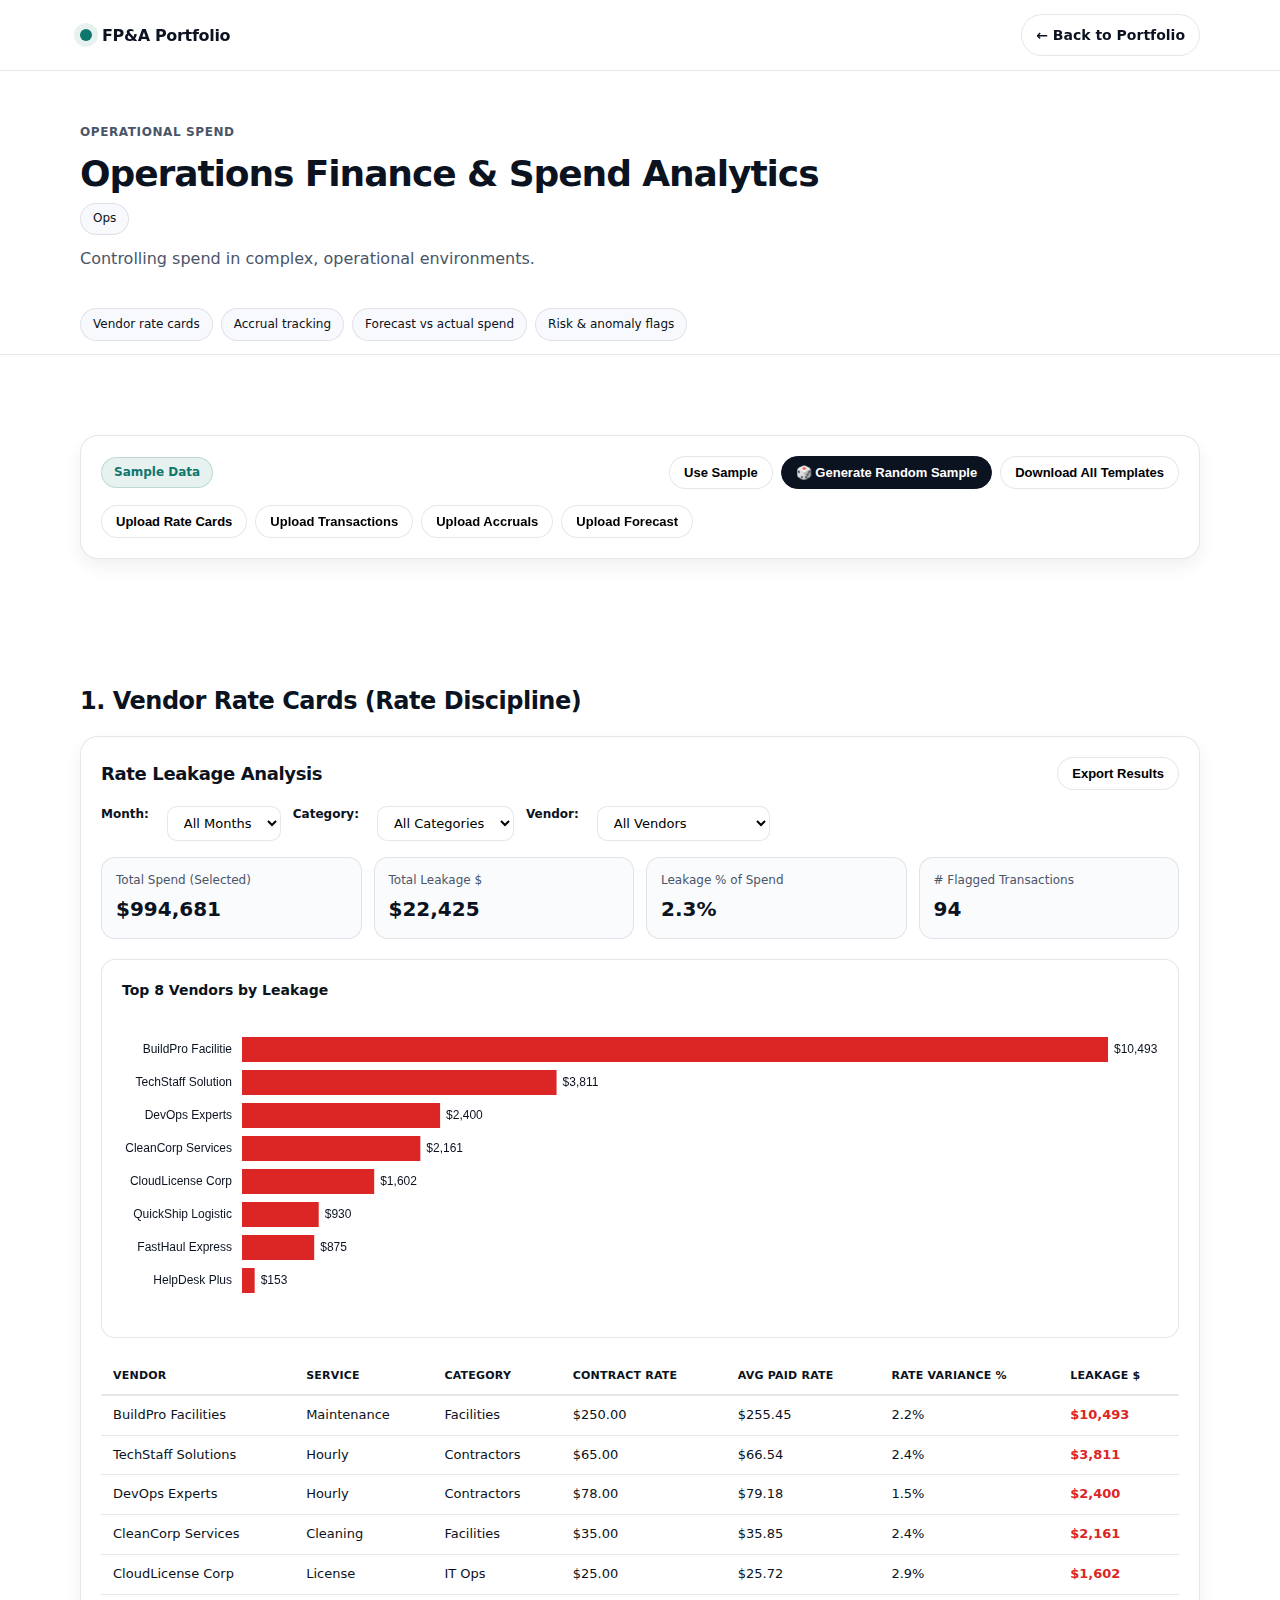
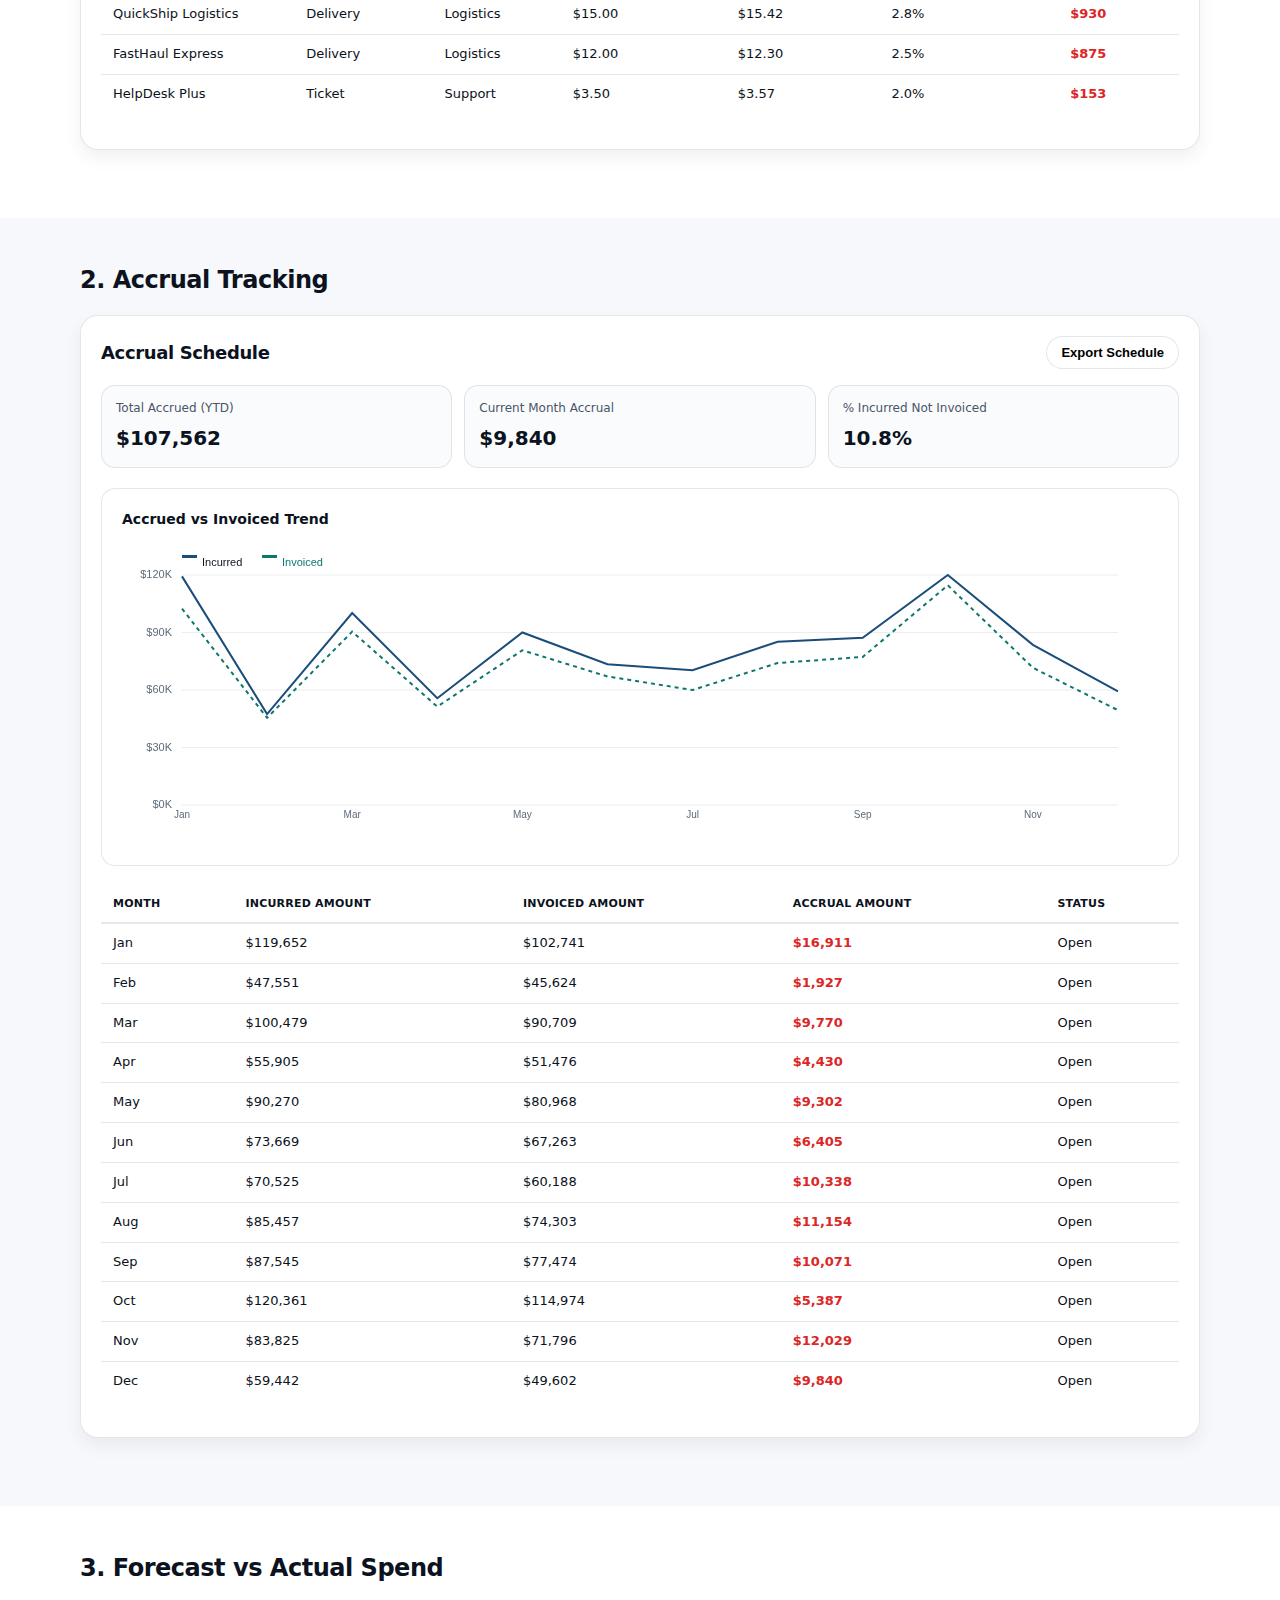
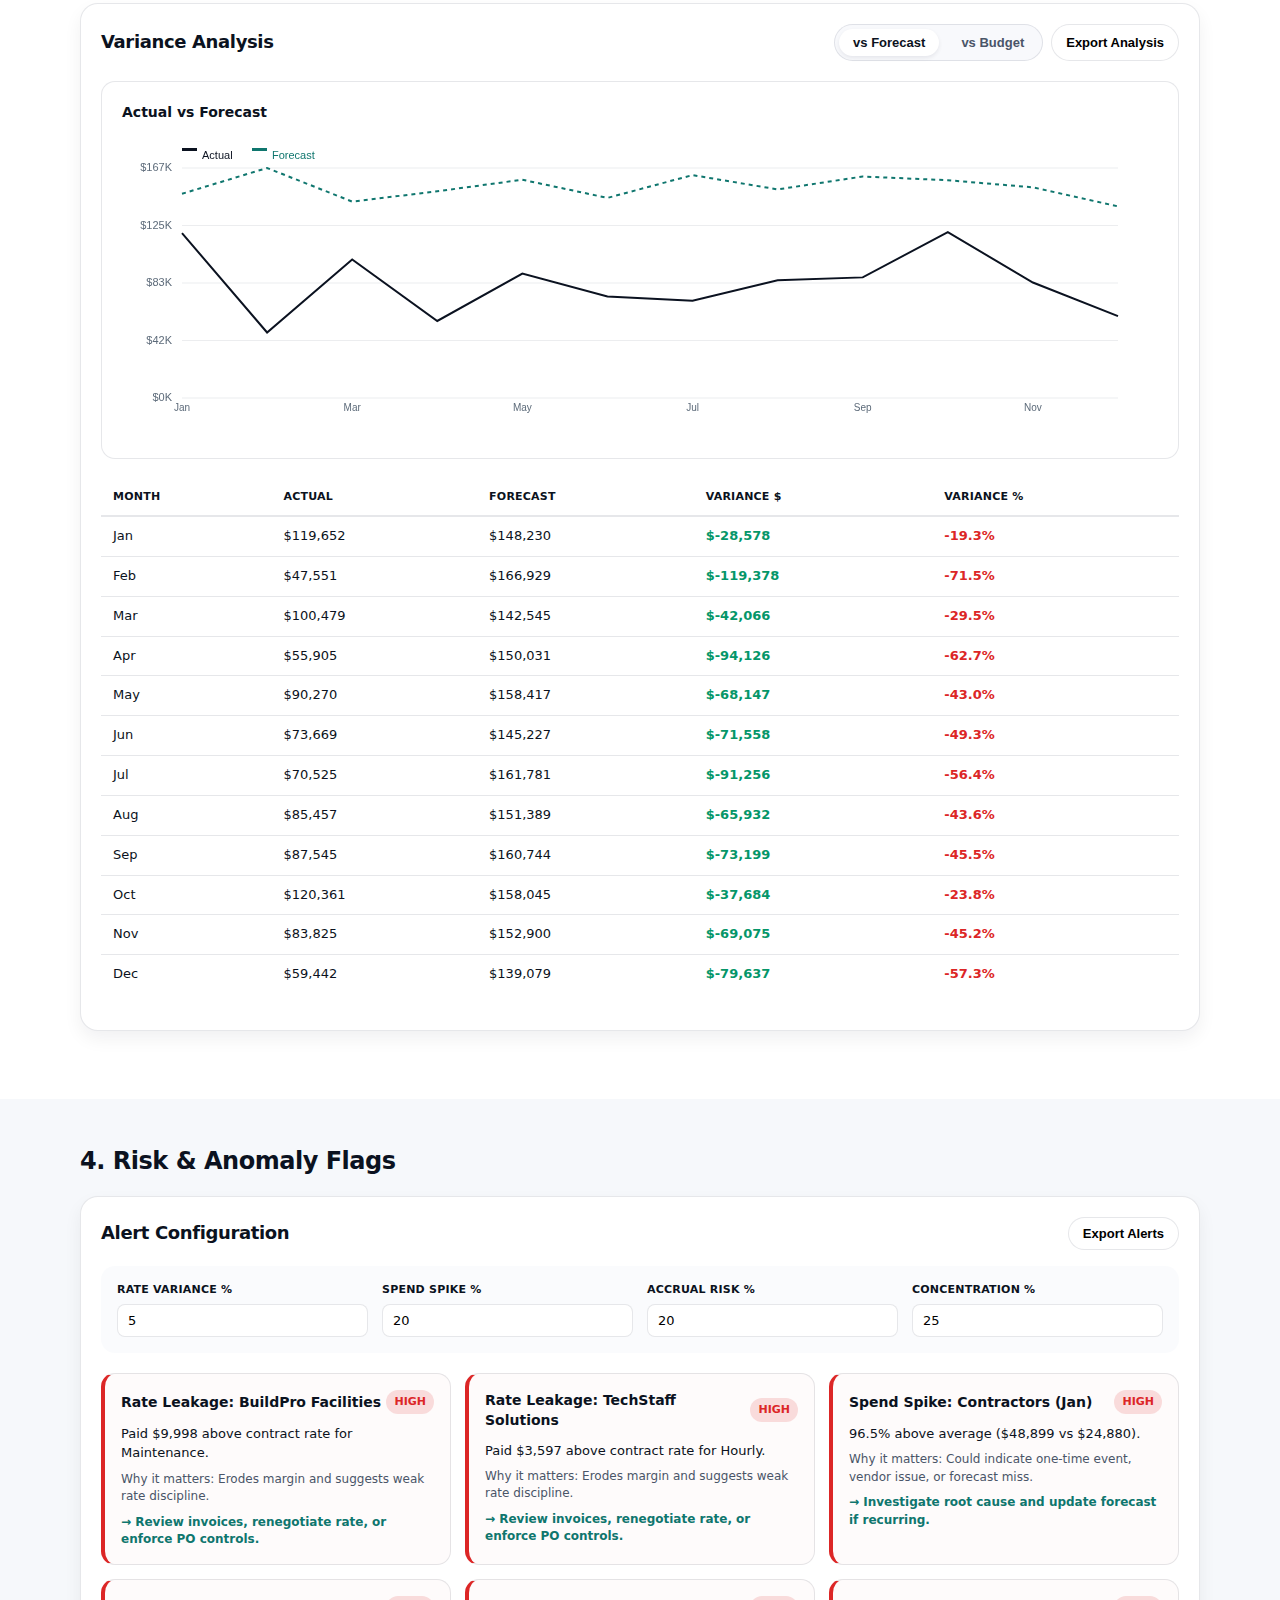
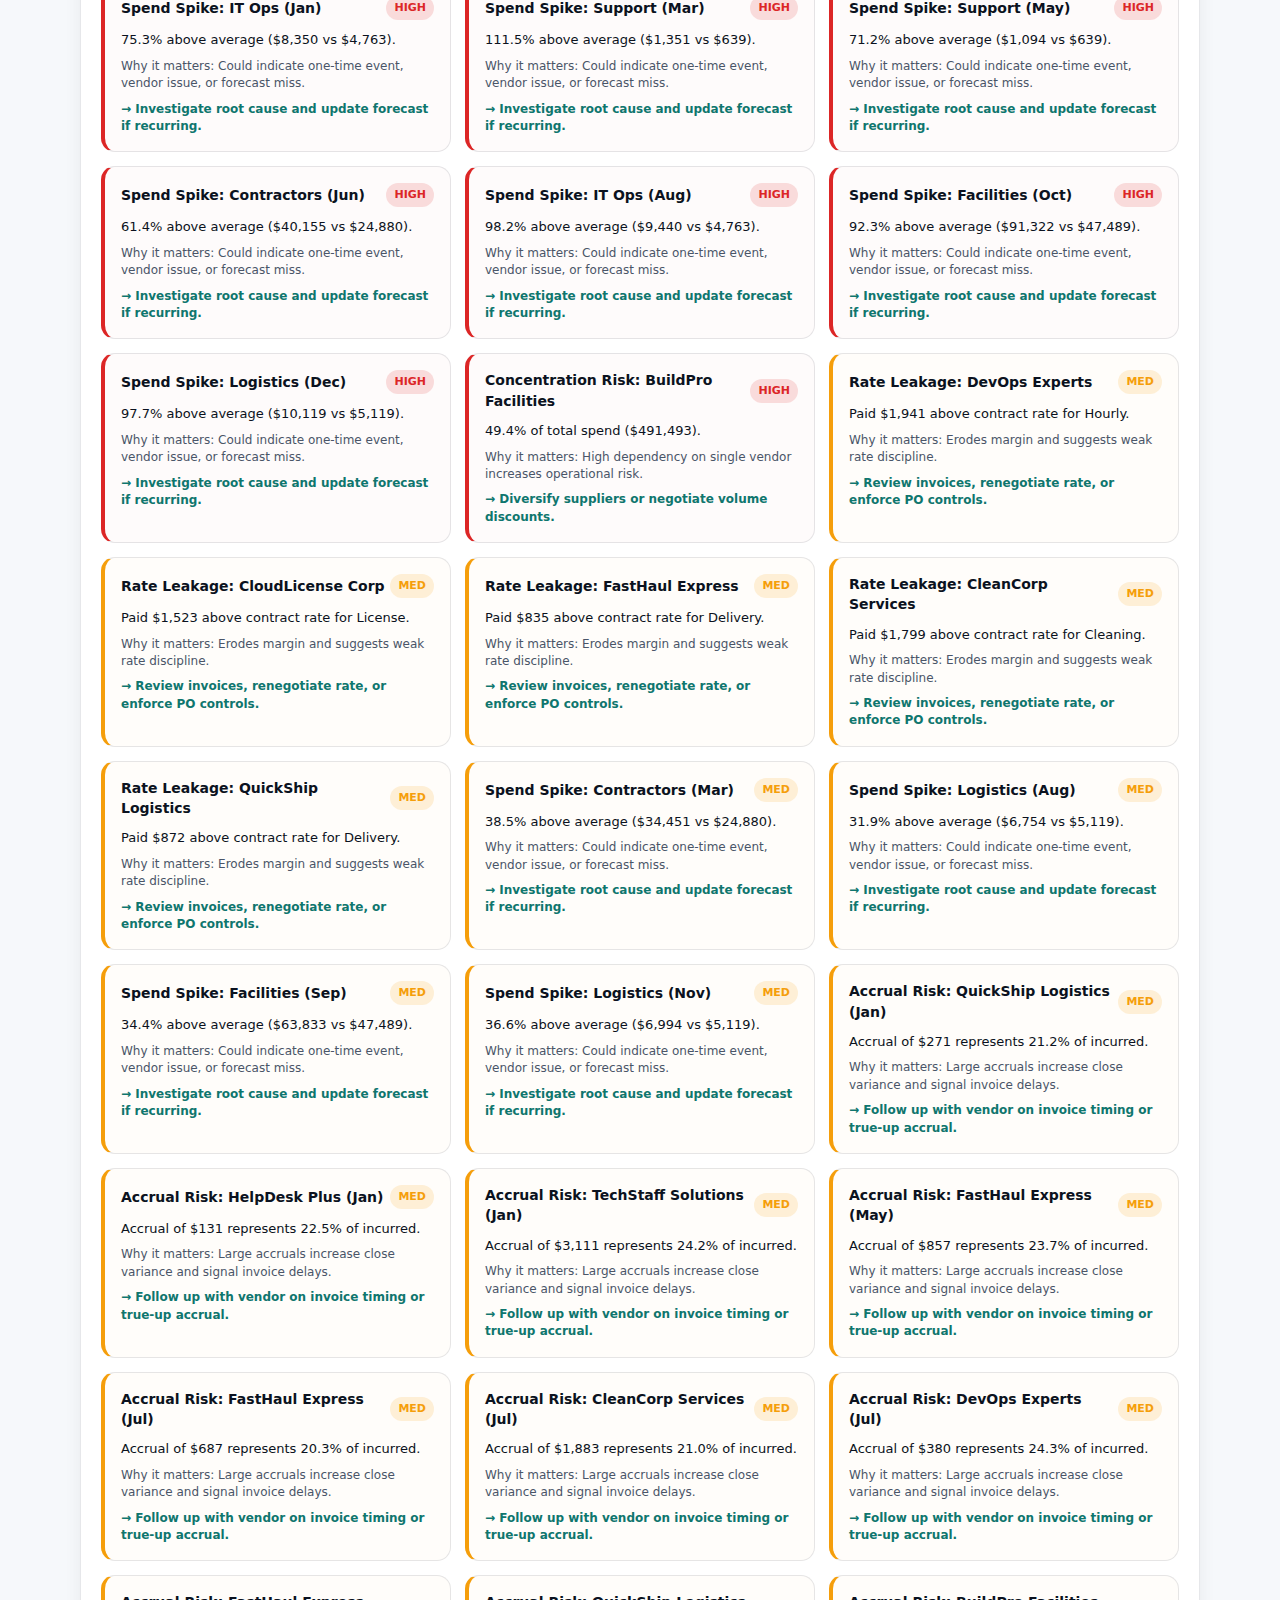
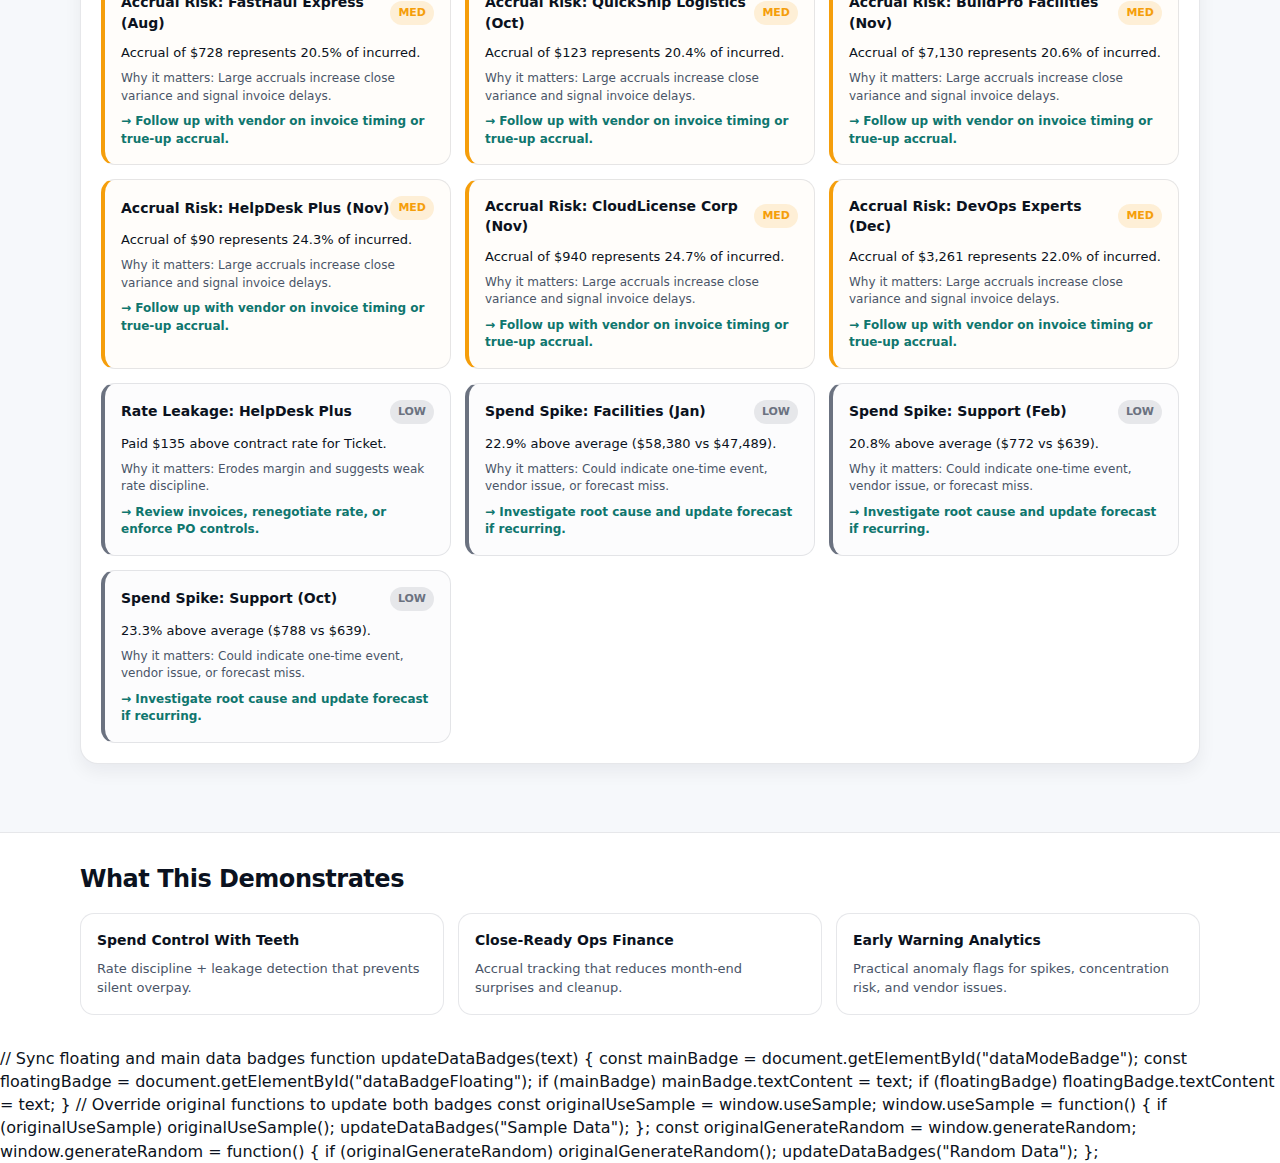
<file: operations-spend-floating.html>
<!DOCTYPE html>
<html lang="en">
<head>
  <meta charset="UTF-8">
  <meta name="viewport" content="width=device-width, initial-scale=1.0">
  <title>Operations Finance & Spend Analytics · FP&A Portfolio</title>
  <link rel="stylesheet" href="style.css" />
  <link rel="icon" type="image/png" href="favicon.png">
  <style>
    /* Module-specific styles */
    .module-hero {
      padding: 48px 0 32px 0;
      border-bottom: 1px solid var(--border);
    }
    .module-label {
      display: inline-flex;
      align-items: center;
      gap: 8px;
      font-size: 12px;
      color: var(--muted);
      text-transform: uppercase;
      letter-spacing: 0.05em;
      margin-bottom: 12px;
    }
    .module-title {
      font-size: 36px;
      line-height: 1.1;
      letter-spacing: -0.03em;
      margin-bottom: 10px;
    }
    .module-pill {
      display: inline-flex;
      font-size: 12px;
      padding: 6px 12px;
      border-radius: 999px;
      border: 1px solid var(--border);
      background: rgba(246,248,251,0.8);
      color: var(--text);
      margin-bottom: 12px;
    }
    .module-subtitle {
      font-size: 16px;
      color: var(--muted);
      margin-bottom: 16px;
    }
    .module-problem {
      font-size: 15px;
      color: var(--text);
      font-weight: 520;
      max-width: 68ch;
      margin-bottom: 12px;
    }
    .module-role {
      font-size: 14px;
      color: var(--muted);
      margin-bottom: 14px;
    }
    .feature-chips {
      display: flex;
      flex-wrap: wrap;
      gap: 8px;
      margin-top: 16px;
    }
    .chip {
      font-size: 12px;
      padding: 7px 12px;
      border-radius: 999px;
      border: 1px solid var(--border);
      background: rgba(246,248,251,0.8);
      color: var(--text);
    }
    
    /* Action bar */
    .action-bar {
      padding: 20px;
      background: white;
      border: 1px solid var(--border);
      border-radius: var(--radius);
      margin: 32px 0;
      box-shadow: var(--shadow-soft);
    }
    .action-bar-top {
      display: flex;
      align-items: center;
      justify-content: space-between;
      flex-wrap: wrap;
      gap: 12px;
      margin-bottom: 16px;
    }
    .data-badge {
      font-size: 12px;
      padding: 6px 12px;
      border-radius: 999px;
      background: rgba(15,118,110,0.10);
      border: 1px solid rgba(15,118,110,0.20);
      color: var(--accent);
      font-weight: 600;
    }
    .action-bar-buttons {
      display: flex;
      gap: 8px;
      flex-wrap: wrap;
    }
    
    /* Module sections */
    .module-section {
      padding: 48px 0;
    }
    .module-section-title {
      font-size: 24px;
      margin-bottom: 20px;
      letter-spacing: -0.02em;
    }
    .module-card {
      background: white;
      border: 1px solid var(--border);
      border-radius: var(--radius);
      padding: 20px;
      margin-bottom: 20px;
      box-shadow: var(--shadow-soft);
    }
    .card-header {
      display: flex;
      align-items: center;
      justify-content: space-between;
      margin-bottom: 16px;
      flex-wrap: wrap;
      gap: 10px;
    }
    .card-title {
      font-size: 18px;
      font-weight: 650;
    }
    .card-actions {
      display: flex;
      gap: 8px;
      flex-wrap: wrap;
    }
    
    /* Buttons */
    .btn-small {
      padding: 8px 14px;
      font-size: 13px;
      border-radius: 999px;
      font-weight: 600;
      border: 1px solid var(--border);
      background: white;
      cursor: pointer;
      transition: all 140ms ease;
      white-space: nowrap;
    }
    .btn-small:hover {
      border-color: rgba(12, 23, 45, 0.18);
      box-shadow: 0 4px 12px rgba(11,18,32,0.06);
    }
    .btn-small:active {
      transform: translateY(1px);
    }
    .btn-primary {
      background: var(--text);
      color: white;
      border-color: var(--text);
    }
    .btn-primary:hover {
      box-shadow: 0 6px 18px rgba(11,18,32,0.12);
    }
    
    /* KPI grid */
    .kpi-grid {
      display: grid;
      grid-template-columns: repeat(auto-fit, minmax(180px, 1fr));
      gap: 12px;
      margin-bottom: 20px;
    }
    .kpi-box {
      padding: 14px;
      border: 1px solid var(--border);
      border-radius: var(--radius-sm);
      background: rgba(246,248,251,0.6);
    }
    .kpi-box-label {
      font-size: 12px;
      color: var(--muted);
      margin-bottom: 6px;
    }
    .kpi-box-value {
      font-size: 20px;
      font-weight: 650;
    }
    
    /* Tables */
    .data-table {
      width: 100%;
      border-collapse: collapse;
      font-size: 13px;
      margin: 16px 0;
      overflow-x: auto;
    }
    .data-table th {
      text-align: left;
      padding: 10px 12px;
      border-bottom: 2px solid var(--border);
      font-weight: 650;
      color: var(--text);
      font-size: 11px;
      text-transform: uppercase;
      letter-spacing: 0.02em;
    }
    .data-table td {
      padding: 10px 12px;
      border-bottom: 1px solid var(--border);
    }
    .data-table tr:last-child td {
      border-bottom: none;
    }
    .data-table tr:hover {
      background: rgba(246,248,251,0.5);
    }
    .highlight-red {
      color: #dc2626;
      font-weight: 600;
    }
    .highlight-green {
      color: #059669;
      font-weight: 600;
    }
    
    /* Charts */
    .chart-container {
      margin: 20px 0;
      padding: 20px;
      border: 1px solid var(--border);
      border-radius: var(--radius-sm);
      background: white;
      position: relative;
    }
    .chart-title {
      font-size: 14px;
      font-weight: 650;
      margin-bottom: 16px;
      color: var(--text);
    }
    .chart-wrapper {
      position: relative;
      width: 100%;
    }
    .chart-canvas {
      display: block;
      width: 100%;
      height: auto;
    }
    
    /* Filters */
    .filter-row {
      display: flex;
      gap: 12px;
      margin-bottom: 16px;
      flex-wrap: wrap;
    }
    .filter-row select,
    .filter-row input {
      padding: 8px 12px;
      border: 1px solid var(--border);
      border-radius: 10px;
      font-size: 13px;
      background: white;
      font-family: var(--font-sans);
    }
    .filter-row label {
      font-size: 12px;
      font-weight: 600;
      color: var(--text);
      margin-right: 6px;
    }
    
    /* File upload */
    .file-input-wrapper {
      position: relative;
      display: inline-block;
    }
    .file-input-wrapper input[type="file"] {
      position: absolute;
      opacity: 0;
      width: 100%;
      height: 100%;
      cursor: pointer;
    }
    
    /* Alert cards */
    .alert-grid {
      display: grid;
      grid-template-columns: repeat(auto-fit, minmax(300px, 1fr));
      gap: 14px;
      margin-top: 16px;
    }
    .alert-card {
      padding: 16px;
      border: 1px solid var(--border);
      border-radius: var(--radius-sm);
      background: white;
    }
    .alert-card.high {
      border-left: 4px solid #dc2626;
      background: rgba(220, 38, 38, 0.02);
    }
    .alert-card.med {
      border-left: 4px solid #f59e0b;
      background: rgba(245, 158, 11, 0.02);
    }
    .alert-card.low {
      border-left: 4px solid #6b7280;
      background: rgba(107, 114, 128, 0.02);
    }
    .alert-header {
      display: flex;
      align-items: center;
      justify-content: space-between;
      margin-bottom: 10px;
    }
    .alert-title {
      font-size: 14px;
      font-weight: 650;
      color: var(--text);
    }
    .severity-badge {
      font-size: 11px;
      padding: 4px 8px;
      border-radius: 999px;
      font-weight: 600;
      text-transform: uppercase;
    }
    .severity-badge.high {
      background: rgba(220, 38, 38, 0.15);
      color: #dc2626;
    }
    .severity-badge.med {
      background: rgba(245, 158, 11, 0.15);
      color: #f59e0b;
    }
    .severity-badge.low {
      background: rgba(107, 114, 128, 0.15);
      color: #6b7280;
    }
    .alert-text {
      font-size: 13px;
      color: var(--text);
      line-height: 1.5;
      margin-bottom: 8px;
    }
    .alert-why {
      font-size: 12px;
      color: var(--muted);
      margin-bottom: 8px;
    }
    .alert-action {
      font-size: 12px;
      color: var(--accent);
      font-weight: 600;
    }
    
    /* Threshold controls */
    .threshold-controls {
      display: grid;
      grid-template-columns: repeat(auto-fit, minmax(200px, 1fr));
      gap: 14px;
      padding: 16px;
      background: rgba(246,248,251,0.6);
      border-radius: var(--radius-sm);
      margin-bottom: 20px;
    }
    .threshold-field {
      display: flex;
      flex-direction: column;
      gap: 6px;
    }
    .threshold-field label {
      font-size: 11px;
      font-weight: 600;
      color: var(--text);
      text-transform: uppercase;
      letter-spacing: 0.02em;
    }
    .threshold-field input {
      padding: 8px 10px;
      border: 1px solid var(--border);
      border-radius: 8px;
      font-size: 13px;
      font-family: var(--font-sans);
      background: white;
    }
    
    /* Demo section */
    .demo-section {
      padding: 32px 0;
      border-top: 1px solid var(--border);
    }
    .demo-grid {
      display: grid;
      grid-template-columns: repeat(auto-fit, minmax(280px, 1fr));
      gap: 14px;
    }
    .demo-card {
      padding: 16px;
      border: 1px solid var(--border);
      border-radius: var(--radius-sm);
      background: white;
    }
    .demo-card-title {
      font-size: 14px;
      font-weight: 650;
      margin-bottom: 8px;
    }
    .demo-card-text {
      font-size: 13px;
      color: var(--muted);
      line-height: 1.5;
    }
    
    /* Toggle */
    .toggle-group {
      display: flex;
      gap: 8px;
      padding: 4px;
      background: rgba(246,248,251,0.8);
      border-radius: 999px;
      border: 1px solid var(--border);
    }
    .toggle-btn {
      padding: 6px 14px;
      border-radius: 999px;
      font-size: 13px;
      font-weight: 600;
      background: transparent;
      border: none;
      cursor: pointer;
      transition: all 140ms ease;
      color: var(--muted);
    }
    .toggle-btn.active {
      background: white;
      color: var(--text);
      box-shadow: 0 2px 4px rgba(11,18,32,0.08);
    }

    /* ==========================================
       FLOATING CONTROL PANEL
       ========================================== */
    .floating-controls {
      position: fixed;
      right: 32px;
      top: 120px;
      width: 280px;
      background: white;
      border: 1px solid var(--border);
      border-radius: var(--radius);
      padding: 20px;
      box-shadow: var(--shadow);
      z-index: 100;
      transition: all 300ms ease;
    }

    .floating-controls-title {
      font-size: 13px;
      font-weight: 700;
      text-transform: uppercase;
      letter-spacing: 0.03em;
      color: var(--muted);
      margin-bottom: 16px;
    }

    .floating-controls-buttons {
      display: flex;
      flex-direction: column;
      gap: 8px;
    }

    .floating-controls .btn {
      width: 100%;
      justify-content: center;
      font-size: 13px;
      padding: 10px 14px;
    }

    .floating-controls .data-badge {
      margin-bottom: 12px;
      text-align: center;
      display: block;
    }

    .floating-divider {
      margin: 16px 0;
      border: none;
      border-top: 1px solid var(--border);
    }

    /* Hide original action bar */
    .action-bar {
      display: none !important;
    }

    /* Responsive: hide floating controls on mobile, show original bar */
    @media (max-width: 1280px) {
      .floating-controls {
        display: none;
      }
      .action-bar {
        display: block !important;
      }
    }
  </style>
</head>
<body>
  <!-- Floating Controls Panel -->
  <div class="floating-controls">
    <div class="floating-controls-title">Data Controls</div>
    <span class="data-badge" id="dataBadgeFloating">Sample Data</span>
    <div class="floating-controls-buttons">
      <button class="btn btn-ghost btn-sm" onclick="useSample()">Use Sample</button>
      <button class="btn btn-solid btn-sm" onclick="generateRandom()">🎲 Generate Random</button>
      <button class="btn btn-ghost btn-sm" onclick="downloadTemplates()">Download All Templates</button>
    </div>
    <hr class="floating-divider">
    <div class="floating-controls-buttons">
      <button class="btn btn-ghost btn-sm" onclick="document.getElementById('uploadRateCards').click()">Upload Rate Cards</button>
      <button class="btn btn-ghost btn-sm" onclick="document.getElementById('uploadTransactions').click()">Upload Transactions</button>
      <button class="btn btn-ghost btn-sm" onclick="document.getElementById('uploadAccruals').click()">Upload Accruals</button>
      <button class="btn btn-ghost btn-sm" onclick="document.getElementById('uploadForecast').click()">Upload Forecast</button>
    </div>
  </div>


  <a href="#main-content" class="skip-link">Skip to content</a>

  <!-- Header -->
  <header class="site-header">
    <div class="container">
      <nav class="nav" aria-label="Main navigation">
        <a href="index.html" class="brand">
          <span class="brand-mark" aria-hidden="true"></span>
          FP&A Portfolio
        </a>
        <div class="nav-cta">
          <a href="index.html" class="btn btn-ghost">← Back to Portfolio</a>
        </div>
      </nav>
    </div>
  </header>

  <main id="main-content">
    
    <!-- Hero -->
    <section class="module-hero">
      <div class="container">
        <div class="module-label">Operational spend</div>
        <h1 class="module-title">Operations Finance & Spend Analytics</h1>
        <div class="module-pill">Ops</div>
        <p class="module-subtitle">Controlling spend in complex, operational environments.</p>
        <p class="module-problem">Spot leakage early, enforce rate discipline, and reduce forecast surprises.</p>
        <p class="module-role">Operations Finance • Finance Operations • Spend Analytics</p>
        <div class="feature-chips">
          <span class="chip">Vendor rate cards</span>
          <span class="chip">Accrual tracking</span>
          <span class="chip">Forecast vs actual spend</span>
          <span class="chip">Risk & anomaly flags</span>
        </div>
      </div>
    </section>

    <!-- Action Bar -->
    <section class="module-section">
      <div class="container">
        <div class="action-bar">
          <div class="action-bar-top">
            <div class="data-badge" id="dataModeBadge">Sample Data</div>
            <div class="action-bar-buttons">
              <button onclick="useSampleData()" class="btn-small">Use Sample</button>
              <button onclick="randomizeSampleData()" class="btn-small btn-primary">🎲 Generate Random Sample</button>
              <button onclick="downloadAllTemplates()" class="btn-small">Download All Templates</button>
            </div>
          </div>
          
          <div style="display: flex; gap: 8px; flex-wrap: wrap;">
            <div class="file-input-wrapper">
              <button class="btn-small">Upload Rate Cards</button>
              <input type="file" id="rateCardsUpload" accept=".csv" onchange="handleRateCardsUpload(event)">
            </div>
            <div class="file-input-wrapper">
              <button class="btn-small">Upload Transactions</button>
              <input type="file" id="transactionsUpload" accept=".csv" onchange="handleTransactionsUpload(event)">
            </div>
            <div class="file-input-wrapper">
              <button class="btn-small">Upload Accruals</button>
              <input type="file" id="accrualsUpload" accept=".csv" onchange="handleAccrualsUpload(event)">
            </div>
            <div class="file-input-wrapper">
              <button class="btn-small">Upload Forecast</button>
              <input type="file" id="forecastUpload" accept=".csv" onchange="handleForecastUpload(event)">
            </div>
          </div>
        </div>
      </div>
    </section>

    <!-- Rate Leakage -->
    <section class="module-section">
      <div class="container">
        <h2 class="module-section-title">1. Vendor Rate Cards (Rate Discipline)</h2>
        
        <div class="module-card">
          <div class="card-header">
            <h3 class="card-title">Rate Leakage Analysis</h3>
            <div class="card-actions">
              <button onclick="downloadRateLeakageCSV()" class="btn-small">Export Results</button>
            </div>
          </div>

          <div class="filter-row">
            <label>Month:</label>
            <select id="rateMonthFilter" onchange="renderRateLeakage()">
              <option value="all">All Months</option>
            </select>
            <label>Category:</label>
            <select id="rateCategoryFilter" onchange="renderRateLeakage()">
              <option value="all">All Categories</option>
            </select>
            <label>Vendor:</label>
            <select id="rateVendorFilter" onchange="renderRateLeakage()">
              <option value="all">All Vendors</option>
            </select>
          </div>

          <div class="kpi-grid" id="rateKPIs">
            <!-- KPIs populated by JS -->
          </div>

          <div class="chart-container">
            <div class="chart-title">Top 8 Vendors by Leakage</div>
            <div class="chart-wrapper">
              <canvas id="leakageChart" class="chart-canvas"></canvas>
            </div>
          </div>

          <table class="data-table" id="rateTable">
            <!-- Table populated by JS -->
          </table>
        </div>
      </div>
    </section>

    <!-- Accrual Tracking -->
    <section class="module-section section-muted">
      <div class="container">
        <h2 class="module-section-title">2. Accrual Tracking</h2>
        
        <div class="module-card">
          <div class="card-header">
            <h3 class="card-title">Accrual Schedule</h3>
            <div class="card-actions">
              <button onclick="downloadAccrualsCSV()" class="btn-small">Export Schedule</button>
            </div>
          </div>

          <div class="kpi-grid" id="accrualKPIs">
            <!-- KPIs populated by JS -->
          </div>

          <div class="chart-container">
            <div class="chart-title">Accrued vs Invoiced Trend</div>
            <div class="chart-wrapper">
              <canvas id="accrualChart" class="chart-canvas"></canvas>
            </div>
          </div>

          <table class="data-table" id="accrualTable">
            <!-- Table populated by JS -->
          </table>
        </div>
      </div>
    </section>

    <!-- Forecast vs Actual -->
    <section class="module-section">
      <div class="container">
        <h2 class="module-section-title">3. Forecast vs Actual Spend</h2>
        
        <div class="module-card">
          <div class="card-header">
            <h3 class="card-title">Variance Analysis</h3>
            <div class="card-actions">
              <div class="toggle-group">
                <button class="toggle-btn active" onclick="setCompareMode('forecast')" data-mode="forecast">vs Forecast</button>
                <button class="toggle-btn" onclick="setCompareMode('budget')" data-mode="budget">vs Budget</button>
              </div>
              <button onclick="downloadForecastCSV()" class="btn-small">Export Analysis</button>
            </div>
          </div>

          <div class="chart-container">
            <div class="chart-title" id="forecastChartTitle">Actual vs Forecast</div>
            <div class="chart-wrapper">
              <canvas id="forecastChart" class="chart-canvas"></canvas>
            </div>
          </div>

          <table class="data-table" id="forecastTable">
            <!-- Table populated by JS -->
          </table>
        </div>
      </div>
    </section>

    <!-- Risk & Anomaly Flags -->
    <section class="module-section section-muted">
      <div class="container">
        <h2 class="module-section-title">4. Risk & Anomaly Flags</h2>
        
        <div class="module-card">
          <div class="card-header">
            <h3 class="card-title">Alert Configuration</h3>
            <div class="card-actions">
              <button onclick="downloadRiskFlagsCSV()" class="btn-small">Export Alerts</button>
            </div>
          </div>

          <div class="threshold-controls">
            <div class="threshold-field">
              <label>Rate Variance %</label>
              <input type="number" id="thresholdRate" value="5" step="1" onchange="computeRiskFlags()">
            </div>
            <div class="threshold-field">
              <label>Spend Spike %</label>
              <input type="number" id="thresholdSpike" value="20" step="1" onchange="computeRiskFlags()">
            </div>
            <div class="threshold-field">
              <label>Accrual Risk %</label>
              <input type="number" id="thresholdAccrual" value="20" step="1" onchange="computeRiskFlags()">
            </div>
            <div class="threshold-field">
              <label>Concentration %</label>
              <input type="number" id="thresholdConcentration" value="25" step="1" onchange="computeRiskFlags()">
            </div>
          </div>

          <div class="alert-grid" id="alertsContainer">
            <!-- Alert cards populated by JS -->
          </div>
        </div>
      </div>
    </section>

    <!-- What This Demonstrates -->
    <section class="demo-section">
      <div class="container">
        <h2 class="module-section-title">What This Demonstrates</h2>
        <div class="demo-grid">
          <div class="demo-card">
            <div class="demo-card-title">Spend Control With Teeth</div>
            <div class="demo-card-text">
              Rate discipline + leakage detection that prevents silent overpay.
            </div>
          </div>
          <div class="demo-card">
            <div class="demo-card-title">Close-Ready Ops Finance</div>
            <div class="demo-card-text">
              Accrual tracking that reduces month-end surprises and cleanup.
            </div>
          </div>
          <div class="demo-card">
            <div class="demo-card-title">Early Warning Analytics</div>
            <div class="demo-card-text">
              Practical anomaly flags for spikes, concentration risk, and vendor issues.
            </div>
          </div>
        </div>
      </div>
    </section>

  </main>

  <a href="#" class="to-top" aria-label="Back to top">↑</a>

    // Sync floating and main data badges
    function updateDataBadges(text) {
      const mainBadge = document.getElementById("dataModeBadge");
      const floatingBadge = document.getElementById("dataBadgeFloating");
      if (mainBadge) mainBadge.textContent = text;
      if (floatingBadge) floatingBadge.textContent = text;
    }

    // Override original functions to update both badges
    const originalUseSample = window.useSample;
    window.useSample = function() {
      if (originalUseSample) originalUseSample();
      updateDataBadges("Sample Data");
    };

    const originalGenerateRandom = window.generateRandom;
    window.generateRandom = function() {
      if (originalGenerateRandom) originalGenerateRandom();
      updateDataBadges("Random Data");
    };

  <script src="main.js"></script>
  <script>
    /* =========================================
       Operations Spend Analytics - JavaScript
       ========================================= */

    // ========== GLOBAL STATE ==========
    
    let dataMode = 'sample';
    let compareMode = 'forecast';
    
    let rateCards = [];
    let transactions = [];
    let accruals = [];
    let forecastBudget = [];
    
    let thresholds = {
      rateVariance: 5,
      spike: 20,
      accrual: 20,
      concentration: 25
    };
    
    // ========== UTILITY FUNCTIONS ==========
    
    function randInt(min, max) {
      return Math.floor(Math.random() * (max - min + 1)) + min;
    }
    
    function randFloat(min, max) {
      return Math.random() * (max - min) + min;
    }
    
    function formatCurrency(val) {
      return '$' + Math.round(val).toLocaleString();
    }
    
    function formatPercent(val) {
      return val.toFixed(1) + '%';
    }
    
    function getMonthName(monthNum) {
      const months = ['Jan', 'Feb', 'Mar', 'Apr', 'May', 'Jun', 'Jul', 'Aug', 'Sep', 'Oct', 'Nov', 'Dec'];
      return months[monthNum - 1] || monthNum;
    }
    
    // ========== CSV PARSING ==========
    
    function parseCSV(text) {
      const lines = text.trim().split('\n');
      const headers = lines[0].split(',').map(h => h.trim().replace(/"/g, ''));
      const data = [];
      for (let i = 1; i < lines.length; i++) {
        const values = lines[i].split(',').map(v => v.trim().replace(/"/g, ''));
        const row = {};
        headers.forEach((h, idx) => {
          row[h] = values[idx] || '';
        });
        data.push(row);
      }
      return { headers, data };
    }
    
    function validateHeaders(actual, required) {
      return required.every(h => actual.includes(h));
    }
    
    function downloadCSV(filename, headers, rows) {
      let csv = headers.join(',') + '\n';
      rows.forEach(row => {
        csv += headers.map(h => row[h] !== undefined ? row[h] : '').join(',') + '\n';
      });
      const blob = new Blob([csv], { type: 'text/csv' });
      const url = URL.createObjectURL(blob);
      const a = document.createElement('a');
      a.href = url;
      a.download = filename;
      a.click();
    }
    
    // ========== SAMPLE DATA GENERATION ==========
    
    function useSampleData() {
      dataMode = 'sample';
      document.getElementById('dataModeBadge').textContent = 'Sample Data';
      initializeSampleData();
      renderAll();
    }
    
    function initializeSampleData() {
      const months = ['Jan', 'Feb', 'Mar', 'Apr', 'May', 'Jun', 'Jul', 'Aug', 'Sep', 'Oct', 'Nov', 'Dec'];
      const categories = ['Logistics', 'Facilities', 'Support', 'Contractors', 'IT Ops'];
      const vendors = [
        { id: 'V001', name: 'QuickShip Logistics', category: 'Logistics', service: 'Delivery', unit: 'delivery', rate: 15 },
        { id: 'V002', name: 'FastHaul Express', category: 'Logistics', service: 'Delivery', unit: 'delivery', rate: 12 },
        { id: 'V003', name: 'BuildPro Facilities', category: 'Facilities', service: 'Maintenance', unit: 'job', rate: 250 },
        { id: 'V004', name: 'CleanCorp Services', category: 'Facilities', service: 'Cleaning', unit: 'hour', rate: 35 },
        { id: 'V005', name: 'HelpDesk Plus', category: 'Support', service: 'Ticket', unit: 'ticket', rate: 3.5 },
        { id: 'V006', name: 'TechStaff Solutions', category: 'Contractors', service: 'Hourly', unit: 'hour', rate: 65 },
        { id: 'V007', name: 'DevOps Experts', category: 'Contractors', service: 'Hourly', unit: 'hour', rate: 78 },
        { id: 'V008', name: 'CloudLicense Corp', category: 'IT Ops', service: 'License', unit: 'seat', rate: 25 }
      ];
      
      rateCards = vendors.map(v => ({
        vendor_id: v.id,
        vendor_name: v.name,
        service: v.service,
        unit: v.unit,
        contract_rate: v.rate,
        currency: 'USD',
        effective_start: '2024-01-01',
        effective_end: '2024-12-31',
        category: v.category
      }));
      
      transactions = [];
      let invoiceCounter = 1000;
      months.forEach((month, mIdx) => {
        const monthNum = mIdx + 1;
        const numTransactions = randInt(20, 35);
        for (let i = 0; i < numTransactions; i++) {
          const vendor = vendors[randInt(0, vendors.length - 1)];
          const units = randInt(5, 100);
          const hasLeakage = Math.random() < 0.25;
          let unitRate = vendor.rate;
          if (hasLeakage) {
            unitRate = vendor.rate * randFloat(1.02, 1.15);
          } else if (Math.random() < 0.05) {
            unitRate = vendor.rate * randFloat(0.92, 0.98);
          }
          transactions.push({
            date: `2024-${String(monthNum).padStart(2, '0')}-${String(randInt(1, 28)).padStart(2, '0')}`,
            vendor_id: vendor.id,
            service: vendor.service,
            units,
            unit_rate: unitRate.toFixed(2),
            amount: (units * unitRate).toFixed(2),
            cost_center: 'CC' + randInt(100, 105),
            category: vendor.category,
            invoice_id: 'INV' + (invoiceCounter++),
            po_id: 'PO' + randInt(2000, 2100)
          });
        }
      });
      
      accruals = [];
      months.forEach((month, mIdx) => {
        const monthNum = mIdx + 1;
        vendors.forEach(vendor => {
          const monthlyTrans = transactions.filter(t => 
            t.vendor_id === vendor.id && t.date.startsWith(`2024-${String(monthNum).padStart(2, '0')}`)
          );
          if (monthlyTrans.length > 0) {
            const incurred = monthlyTrans.reduce((sum, t) => sum + parseFloat(t.amount), 0);
            const invoicedPct = randFloat(0.75, 1.0);
            const invoiced = incurred * invoicedPct;
            const accrual = incurred - invoiced;
            accruals.push({
              month: month,
              vendor_id: vendor.id,
              service: vendor.service,
              incurred_amount: incurred.toFixed(2),
              invoiced_amount: invoiced.toFixed(2),
              accrual_amount: accrual.toFixed(2),
              status: accrual > 0 ? 'Open' : 'Closed',
              notes: accrual > incurred * 0.2 ? 'Review timing' : ''
            });
          }
        });
      });
      
      forecastBudget = [];
      const costCenters = ['CC100', 'CC101', 'CC102', 'CC103'];
      months.forEach((month, mIdx) => {
        costCenters.forEach(cc => {
          categories.forEach(cat => {
            const baseAmount = randInt(3000, 12000);
            const forecastAmount = baseAmount;
            const budgetAmount = baseAmount * randFloat(0.95, 1.05);
            forecastBudget.push({
              month: month,
              cost_center: cc,
              category: cat,
              forecast_amount: forecastAmount.toFixed(2),
              budget_amount: budgetAmount.toFixed(2)
            });
          });
        });
      });
    }
    
    function randomizeSampleData() {
      dataMode = 'sample';
      document.getElementById('dataModeBadge').textContent = 'Randomized Data';
      
      const months = ['Jan', 'Feb', 'Mar', 'Apr', 'May', 'Jun', 'Jul', 'Aug', 'Sep', 'Oct', 'Nov', 'Dec'];
      const categories = ['Logistics', 'Facilities', 'Support', 'Contractors', 'IT Ops', 'Marketing Ops'].slice(0, randInt(4, 6));
      const numVendors = randInt(8, 15);
      
      const serviceTypes = {
        'Logistics': [{ service: 'Delivery', unit: 'delivery', rateRange: [2, 25] }],
        'Facilities': [{ service: 'Maintenance', unit: 'job', rateRange: [20, 450] }, { service: 'Cleaning', unit: 'hour', rateRange: [25, 45] }],
        'Support': [{ service: 'Ticket', unit: 'ticket', rateRange: [0.8, 6] }],
        'Contractors': [{ service: 'Hourly', unit: 'hour', rateRange: [12, 85] }],
        'IT Ops': [{ service: 'License', unit: 'seat', rateRange: [4, 35] }],
        'Marketing Ops': [{ service: 'Campaign', unit: 'campaign', rateRange: [50, 300] }]
      };
      
      const vendors = [];
      for (let i = 0; i < numVendors; i++) {
        const cat = categories[randInt(0, categories.length - 1)];
        const serviceOptions = serviceTypes[cat];
        const serviceType = serviceOptions[randInt(0, serviceOptions.length - 1)];
        vendors.push({
          id: 'V' + String(i + 1).padStart(3, '0'),
          name: 'Vendor ' + String.fromCharCode(65 + i),
          category: cat,
          service: serviceType.service,
          unit: serviceType.unit,
          rate: randFloat(serviceType.rateRange[0], serviceType.rateRange[1])
        });
      }
      
      rateCards = vendors.map(v => ({
        vendor_id: v.id,
        vendor_name: v.name,
        service: v.service,
        unit: v.unit,
        contract_rate: v.rate.toFixed(2),
        currency: 'USD',
        effective_start: '2024-01-01',
        effective_end: '2024-12-31',
        category: v.category
      }));
      
      transactions = [];
      let invoiceCounter = randInt(1000, 2000);
      months.forEach((month, mIdx) => {
        const monthNum = mIdx + 1;
        const numTransactions = randInt(80, 260);
        for (let i = 0; i < numTransactions; i++) {
          const vendor = vendors[randInt(0, vendors.length - 1)];
          const units = randInt(1, 150);
          const leakagePct = randFloat(0.1, 0.35);
          const hasLeakage = Math.random() < leakagePct;
          let unitRate = vendor.rate;
          if (hasLeakage) {
            if (Math.random() < 0.9) {
              unitRate = vendor.rate * randFloat(1.02, 1.18);
            } else {
              unitRate = vendor.rate * randFloat(0.92, 0.98);
            }
          }
          transactions.push({
            date: `2024-${String(monthNum).padStart(2, '0')}-${String(randInt(1, 28)).padStart(2, '0')}`,
            vendor_id: vendor.id,
            service: vendor.service,
            units,
            unit_rate: unitRate.toFixed(2),
            amount: (units * unitRate).toFixed(2),
            cost_center: 'CC' + randInt(100, 105),
            category: vendor.category,
            invoice_id: 'INV' + (invoiceCounter++),
            po_id: 'PO' + randInt(2000, 2500)
          });
        }
      });
      
      accruals = [];
      months.forEach((month, mIdx) => {
        const monthNum = mIdx + 1;
        vendors.forEach(vendor => {
          const monthlyTrans = transactions.filter(t => 
            t.vendor_id === vendor.id && t.date.startsWith(`2024-${String(monthNum).padStart(2, '0')}`)
          );
          if (monthlyTrans.length > 0) {
            const incurred = monthlyTrans.reduce((sum, t) => sum + parseFloat(t.amount), 0);
            const invoicedPct = randFloat(0.75, 1.0);
            const invoiced = incurred * invoicedPct;
            const accrual = incurred - invoiced;
            accruals.push({
              month: month,
              vendor_id: vendor.id,
              service: vendor.service,
              incurred_amount: incurred.toFixed(2),
              invoiced_amount: invoiced.toFixed(2),
              accrual_amount: accrual.toFixed(2),
              status: accrual > 0 ? 'Open' : 'Closed',
              notes: accrual > incurred * 0.2 ? 'Review timing' : ''
            });
          }
        });
      });
      
      forecastBudget = [];
      const costCenters = ['CC100', 'CC101', 'CC102', 'CC103', 'CC104'];
      const surpriseMonth = randInt(3, 10);
      const surpriseCC = costCenters[randInt(0, costCenters.length - 1)];
      const surpriseCat = categories[randInt(0, categories.length - 1)];
      
      months.forEach((month, mIdx) => {
        const monthNum = mIdx + 1;
        costCenters.forEach(cc => {
          categories.forEach(cat => {
            let baseAmount = randInt(2000, 15000);
            if (monthNum === surpriseMonth && cc === surpriseCC && cat === surpriseCat) {
              baseAmount = baseAmount * randFloat(1.15, 1.3);
            }
            const variance = randFloat(-0.08, 0.12);
            const forecastAmount = baseAmount;
            const budgetAmount = baseAmount * randFloat(0.95, 1.05);
            forecastBudget.push({
              month: month,
              cost_center: cc,
              category: cat,
              forecast_amount: forecastAmount.toFixed(2),
              budget_amount: budgetAmount.toFixed(2)
            });
          });
        });
      });
      
      renderAll();
    }
    
    // ========== RATE LEAKAGE FUNCTIONS ==========
    
    function renderRateLeakage() {
      const monthFilter = document.getElementById('rateMonthFilter').value;
      const categoryFilter = document.getElementById('rateCategoryFilter').value;
      const vendorFilter = document.getElementById('rateVendorFilter').value;
      
      let filtered = transactions.filter(t => {
        if (monthFilter !== 'all') {
          const tMonth = t.date.substring(5, 7);
          const months = ['Jan', 'Feb', 'Mar', 'Apr', 'May', 'Jun', 'Jul', 'Aug', 'Sep', 'Oct', 'Nov', 'Dec'];
          const tMonthName = months[parseInt(tMonth) - 1];
          if (tMonthName !== monthFilter) return false;
        }
        if (categoryFilter !== 'all' && t.category !== categoryFilter) return false;
        if (vendorFilter !== 'all' && t.vendor_id !== vendorFilter) return false;
        return true;
      });
      
      const vendorLeakage = {};
      filtered.forEach(t => {
        const rc = rateCards.find(r => r.vendor_id === t.vendor_id && r.service === t.service);
        if (!rc) return;
        
        if (!vendorLeakage[t.vendor_id]) {
          vendorLeakage[t.vendor_id] = {
            vendor_name: rc.vendor_name,
            service: rc.service,
            category: rc.category,
            contract_rate: parseFloat(rc.contract_rate),
            total_amount: 0,
            total_units: 0,
            leakage_amount: 0,
            flagged_count: 0
          };
        }
        
        const amount = parseFloat(t.amount);
        const units = parseFloat(t.units);
        const unitRate = parseFloat(t.unit_rate);
        const contractRate = parseFloat(rc.contract_rate);
        
        vendorLeakage[t.vendor_id].total_amount += amount;
        vendorLeakage[t.vendor_id].total_units += units;
        
        if (unitRate > contractRate) {
          const overpay = (unitRate - contractRate) * units;
          vendorLeakage[t.vendor_id].leakage_amount += overpay;
          vendorLeakage[t.vendor_id].flagged_count += 1;
        }
      });
      
      const leakageArray = Object.values(vendorLeakage).map(v => {
        v.avg_paid_rate = v.total_units > 0 ? v.total_amount / v.total_units : 0;
        v.rate_variance_pct = v.contract_rate > 0 ? ((v.avg_paid_rate - v.contract_rate) / v.contract_rate) * 100 : 0;
        return v;
      }).sort((a, b) => b.leakage_amount - a.leakage_amount);
      
      const totalSpend = leakageArray.reduce((sum, v) => sum + v.total_amount, 0);
      const totalLeakage = leakageArray.reduce((sum, v) => sum + v.leakage_amount, 0);
      const leakagePct = totalSpend > 0 ? (totalLeakage / totalSpend) * 100 : 0;
      const totalFlagged = leakageArray.reduce((sum, v) => sum + v.flagged_count, 0);
      
      document.getElementById('rateKPIs').innerHTML = `
        <div class="kpi-box">
          <div class="kpi-box-label">Total Spend (Selected)</div>
          <div class="kpi-box-value">${formatCurrency(totalSpend)}</div>
        </div>
        <div class="kpi-box">
          <div class="kpi-box-label">Total Leakage $</div>
          <div class="kpi-box-value">${formatCurrency(totalLeakage)}</div>
        </div>
        <div class="kpi-box">
          <div class="kpi-box-label">Leakage % of Spend</div>
          <div class="kpi-box-value">${formatPercent(leakagePct)}</div>
        </div>
        <div class="kpi-box">
          <div class="kpi-box-label"># Flagged Transactions</div>
          <div class="kpi-box-value">${totalFlagged}</div>
        </div>
      `;
      
      let tableHTML = `
        <thead>
          <tr>
            <th>Vendor</th>
            <th>Service</th>
            <th>Category</th>
            <th>Contract Rate</th>
            <th>Avg Paid Rate</th>
            <th>Rate Variance %</th>
            <th>Leakage $</th>
          </tr>
        </thead>
        <tbody>
      `;
      leakageArray.forEach(v => {
        const varianceClass = v.rate_variance_pct > 5 ? 'highlight-red' : '';
        tableHTML += `
          <tr>
            <td>${v.vendor_name}</td>
            <td>${v.service}</td>
            <td>${v.category}</td>
            <td>$${v.contract_rate.toFixed(2)}</td>
            <td>$${v.avg_paid_rate.toFixed(2)}</td>
            <td class="${varianceClass}">${formatPercent(v.rate_variance_pct)}</td>
            <td class="${v.leakage_amount > 0 ? 'highlight-red' : ''}">${formatCurrency(v.leakage_amount)}</td>
          </tr>
        `;
      });
      tableHTML += '</tbody>';
      document.getElementById('rateTable').innerHTML = tableHTML;
      
      renderLeakageChart(leakageArray.slice(0, 8));
    }
    
    function renderLeakageChart(topVendors) {
      const canvas = document.getElementById('leakageChart');
      const container = canvas.parentElement.parentElement;
      const containerWidth = container.clientWidth - 40;
      
      canvas.width = containerWidth;
      canvas.height = 300;
      
      const ctx = canvas.getContext('2d');
      const w = canvas.width;
      const h = canvas.height;
      const dpr = window.devicePixelRatio || 1;
      
      canvas.width = w * dpr;
      canvas.height = h * dpr;
      canvas.style.width = w + 'px';
      canvas.style.height = h + 'px';
      ctx.scale(dpr, dpr);
      
      ctx.clearRect(0, 0, w, h);
      
      if (topVendors.length === 0) return;
      
      const maxLeakage = Math.max(...topVendors.map(v => v.leakage_amount));
      const paddingLeft = 120;
      const paddingRight = 50;
      const paddingTop = 20;
      const paddingBottom = 30;
      const chartW = w - paddingLeft - paddingRight;
      const chartH = h - paddingTop - paddingBottom;
      const barHeight = 25;
      const barGap = 8;
      
      topVendors.forEach((v, i) => {
        const barW = (v.leakage_amount / maxLeakage) * chartW;
        const y = paddingTop + i * (barHeight + barGap);
        
        ctx.fillStyle = '#dc2626';
        ctx.fillRect(paddingLeft, y, barW, barHeight);
        
        ctx.fillStyle = '#0b1220';
        ctx.font = '12px sans-serif';
        ctx.textAlign = 'right';
        ctx.textBaseline = 'middle';
        ctx.fillText(v.vendor_name.substring(0, 18), paddingLeft - 10, y + barHeight / 2);
        
        ctx.fillStyle = '#0b1220';
        ctx.textAlign = 'left';
        ctx.fillText(formatCurrency(v.leakage_amount), paddingLeft + barW + 6, y + barHeight / 2);
      });
    }
    
    function populateRateFilters() {
      const months = [...new Set(transactions.map(t => {
        const m = t.date.substring(5, 7);
        const months = ['Jan', 'Feb', 'Mar', 'Apr', 'May', 'Jun', 'Jul', 'Aug', 'Sep', 'Oct', 'Nov', 'Dec'];
        return months[parseInt(m) - 1];
      }))];
      
      const categories = [...new Set(transactions.map(t => t.category))];
      const vendors = [...new Set(transactions.map(t => t.vendor_id))];
      
      document.getElementById('rateMonthFilter').innerHTML = '<option value="all">All Months</option>' +
        months.map(m => `<option value="${m}">${m}</option>`).join('');
      
      document.getElementById('rateCategoryFilter').innerHTML = '<option value="all">All Categories</option>' +
        categories.map(c => `<option value="${c}">${c}</option>`).join('');
      
      document.getElementById('rateVendorFilter').innerHTML = '<option value="all">All Vendors</option>' +
        vendors.map(v => {
          const rc = rateCards.find(r => r.vendor_id === v);
          return `<option value="${v}">${rc ? rc.vendor_name : v}</option>`;
        }).join('');
    }
    
    // ========== ACCRUAL FUNCTIONS ==========
    
    function renderAccruals() {
      const months = ['Jan', 'Feb', 'Mar', 'Apr', 'May', 'Jun', 'Jul', 'Aug', 'Sep', 'Oct', 'Nov', 'Dec'];
      
      const monthlyTotals = months.map(month => {
        const monthAccruals = accruals.filter(a => a.month === month);
        const incurred = monthAccruals.reduce((sum, a) => sum + parseFloat(a.incurred_amount), 0);
        const invoiced = monthAccruals.reduce((sum, a) => sum + parseFloat(a.invoiced_amount), 0);
        const accrual = monthAccruals.reduce((sum, a) => sum + parseFloat(a.accrual_amount), 0);
        return { month, incurred, invoiced, accrual };
      });
      
      const totalAccrued = monthlyTotals.reduce((sum, m) => sum + m.accrual, 0);
      const currentMonth = monthlyTotals[monthlyTotals.length - 1];
      const totalIncurred = monthlyTotals.reduce((sum, m) => sum + m.incurred, 0);
      const totalInvoiced = monthlyTotals.reduce((sum, m) => sum + m.invoiced, 0);
      const pctNotInvoiced = totalIncurred > 0 ? ((totalIncurred - totalInvoiced) / totalIncurred) * 100 : 0;
      
      document.getElementById('accrualKPIs').innerHTML = `
        <div class="kpi-box">
          <div class="kpi-box-label">Total Accrued (YTD)</div>
          <div class="kpi-box-value">${formatCurrency(totalAccrued)}</div>
        </div>
        <div class="kpi-box">
          <div class="kpi-box-label">Current Month Accrual</div>
          <div class="kpi-box-value">${formatCurrency(currentMonth.accrual)}</div>
        </div>
        <div class="kpi-box">
          <div class="kpi-box-label">% Incurred Not Invoiced</div>
          <div class="kpi-box-value">${formatPercent(pctNotInvoiced)}</div>
        </div>
      `;
      
      let tableHTML = `
        <thead>
          <tr>
            <th>Month</th>
            <th>Incurred Amount</th>
            <th>Invoiced Amount</th>
            <th>Accrual Amount</th>
            <th>Status</th>
          </tr>
        </thead>
        <tbody>
      `;
      monthlyTotals.forEach(m => {
        const status = m.accrual > 0 ? 'Open' : 'Closed';
        tableHTML += `
          <tr>
            <td>${m.month}</td>
            <td>${formatCurrency(m.incurred)}</td>
            <td>${formatCurrency(m.invoiced)}</td>
            <td class="${m.accrual > 0 ? 'highlight-red' : ''}">${formatCurrency(m.accrual)}</td>
            <td>${status}</td>
          </tr>
        `;
      });
      tableHTML += '</tbody>';
      document.getElementById('accrualTable').innerHTML = tableHTML;
      
      renderAccrualChart(monthlyTotals);
    }
    
    function renderAccrualChart(monthlyTotals) {
      const canvas = document.getElementById('accrualChart');
      const container = canvas.parentElement.parentElement;
      const containerWidth = container.clientWidth - 40;
      
      canvas.width = containerWidth;
      canvas.height = 300;
      
      const ctx = canvas.getContext('2d');
      const w = canvas.width;
      const h = canvas.height;
      const dpr = window.devicePixelRatio || 1;
      
      canvas.width = w * dpr;
      canvas.height = h * dpr;
      canvas.style.width = w + 'px';
      canvas.style.height = h + 'px';
      ctx.scale(dpr, dpr);
      
      ctx.clearRect(0, 0, w, h);
      
      const maxVal = Math.max(...monthlyTotals.map(m => Math.max(m.incurred, m.invoiced)));
      const paddingLeft = 60;
      const paddingRight = 40;
      const paddingTop = 30;
      const paddingBottom = 40;
      const chartW = w - paddingLeft - paddingRight;
      const chartH = h - paddingTop - paddingBottom;
      const pointGap = chartW / (monthlyTotals.length - 1);
      
      // Grid
      ctx.strokeStyle = 'rgba(12, 23, 45, 0.08)';
      ctx.lineWidth = 1;
      for (let i = 0; i <= 4; i++) {
        const y = paddingTop + (i / 4) * chartH;
        ctx.beginPath();
        ctx.moveTo(paddingLeft, y);
        ctx.lineTo(w - paddingRight, y);
        ctx.stroke();
      }
      
      // Y-axis labels
      ctx.fillStyle = '#5d6b7a';
      ctx.font = '11px sans-serif';
      ctx.textAlign = 'right';
      ctx.textBaseline = 'middle';
      for (let i = 0; i <= 4; i++) {
        const val = maxVal * (1 - i / 4);
        const y = paddingTop + (i / 4) * chartH;
        ctx.fillText('$' + (val / 1000).toFixed(0) + 'K', paddingLeft - 10, y);
      }
      
      // Draw incurred line
      ctx.beginPath();
      ctx.strokeStyle = '#1b4d7a';
      ctx.lineWidth = 2;
      monthlyTotals.forEach((m, i) => {
        const x = paddingLeft + i * pointGap;
        const y = paddingTop + chartH - (m.incurred / maxVal) * chartH;
        if (i === 0) ctx.moveTo(x, y);
        else ctx.lineTo(x, y);
      });
      ctx.stroke();
      
      // Draw invoiced line
      ctx.beginPath();
      ctx.strokeStyle = '#0f766e';
      ctx.lineWidth = 2;
      ctx.setLineDash([4, 4]);
      monthlyTotals.forEach((m, i) => {
        const x = paddingLeft + i * pointGap;
        const y = paddingTop + chartH - (m.invoiced / maxVal) * chartH;
        if (i === 0) ctx.moveTo(x, y);
        else ctx.lineTo(x, y);
      });
      ctx.stroke();
      ctx.setLineDash([]);
      
      // Month labels
      ctx.fillStyle = '#5d6b7a';
      ctx.font = '10px sans-serif';
      ctx.textAlign = 'center';
      ctx.textBaseline = 'top';
      monthlyTotals.forEach((m, i) => {
        if (i % 2 === 0) {
          const x = paddingLeft + i * pointGap;
          ctx.fillText(m.month, x, h - paddingBottom + 5);
        }
      });
      
      // Legend
      ctx.fillStyle = '#1b4d7a';
      ctx.fillRect(paddingLeft, 10, 15, 3);
      ctx.fillStyle = '#0b1220';
      ctx.font = '11px sans-serif';
      ctx.textAlign = 'left';
      ctx.fillText('Incurred', paddingLeft + 20, 12);
      
      ctx.fillStyle = '#0f766e';
      ctx.fillRect(paddingLeft + 80, 10, 15, 3);
      ctx.fillText('Invoiced', paddingLeft + 100, 12);
    }
    
    // ========== FORECAST VS ACTUAL FUNCTIONS ==========
    
    function setCompareMode(mode) {
      compareMode = mode;
      document.querySelectorAll('.toggle-btn').forEach(btn => {
        btn.classList.toggle('active', btn.dataset.mode === mode);
      });
      renderForecastVsActual();
    }
    
    function renderForecastVsActual() {
      const months = ['Jan', 'Feb', 'Mar', 'Apr', 'May', 'Jun', 'Jul', 'Aug', 'Sep', 'Oct', 'Nov', 'Dec'];
      
      const actualByMonth = months.map(month => {
        const monthNum = months.indexOf(month) + 1;
        const monthTrans = transactions.filter(t => t.date.startsWith(`2024-${String(monthNum).padStart(2, '0')}`));
        const actual = monthTrans.reduce((sum, t) => sum + parseFloat(t.amount), 0);
        return { month, actual };
      });
      
      const comparison = actualByMonth.map(a => {
        const monthForecast = forecastBudget.filter(f => f.month === a.month);
        const forecast = monthForecast.reduce((sum, f) => sum + parseFloat(f.forecast_amount), 0);
        const budget = monthForecast.reduce((sum, f) => sum + parseFloat(f.budget_amount), 0);
        const compare = compareMode === 'forecast' ? forecast : budget;
        const variance = a.actual - compare;
        const variancePct = compare > 0 ? (variance / compare) * 100 : 0;
        return { ...a, forecast, budget, compare, variance, variancePct };
      });
      
      const chartTitle = compareMode === 'forecast' ? 'Actual vs Forecast' : 'Actual vs Budget';
      document.getElementById('forecastChartTitle').textContent = chartTitle;
      
      let tableHTML = `
        <thead>
          <tr>
            <th>Month</th>
            <th>Actual</th>
            <th>${compareMode === 'forecast' ? 'Forecast' : 'Budget'}</th>
            <th>Variance $</th>
            <th>Variance %</th>
          </tr>
        </thead>
        <tbody>
      `;
      comparison.forEach(c => {
        const varianceClass = Math.abs(c.variancePct) > 10 ? 'highlight-red' : '';
        tableHTML += `
          <tr>
            <td>${c.month}</td>
            <td>${formatCurrency(c.actual)}</td>
            <td>${formatCurrency(c.compare)}</td>
            <td class="${c.variance > 0 ? 'highlight-red' : 'highlight-green'}">${formatCurrency(c.variance)}</td>
            <td class="${varianceClass}">${formatPercent(c.variancePct)}</td>
          </tr>
        `;
      });
      tableHTML += '</tbody>';
      document.getElementById('forecastTable').innerHTML = tableHTML;
      
      renderForecastChart(comparison);
    }
    
    function renderForecastChart(comparison) {
      const canvas = document.getElementById('forecastChart');
      const container = canvas.parentElement.parentElement;
      const containerWidth = container.clientWidth - 40;
      
      canvas.width = containerWidth;
      canvas.height = 300;
      
      const ctx = canvas.getContext('2d');
      const w = canvas.width;
      const h = canvas.height;
      const dpr = window.devicePixelRatio || 1;
      
      canvas.width = w * dpr;
      canvas.height = h * dpr;
      canvas.style.width = w + 'px';
      canvas.style.height = h + 'px';
      ctx.scale(dpr, dpr);
      
      ctx.clearRect(0, 0, w, h);
      
      const maxVal = Math.max(...comparison.map(c => Math.max(c.actual, c.compare)));
      const paddingLeft = 60;
      const paddingRight = 40;
      const paddingTop = 30;
      const paddingBottom = 40;
      const chartW = w - paddingLeft - paddingRight;
      const chartH = h - paddingTop - paddingBottom;
      const pointGap = chartW / (comparison.length - 1);
      
      // Grid
      ctx.strokeStyle = 'rgba(12, 23, 45, 0.08)';
      ctx.lineWidth = 1;
      for (let i = 0; i <= 4; i++) {
        const y = paddingTop + (i / 4) * chartH;
        ctx.beginPath();
        ctx.moveTo(paddingLeft, y);
        ctx.lineTo(w - paddingRight, y);
        ctx.stroke();
      }
      
      // Y-axis
      ctx.fillStyle = '#5d6b7a';
      ctx.font = '11px sans-serif';
      ctx.textAlign = 'right';
      ctx.textBaseline = 'middle';
      for (let i = 0; i <= 4; i++) {
        const val = maxVal * (1 - i / 4);
        const y = paddingTop + (i / 4) * chartH;
        ctx.fillText('$' + (val / 1000).toFixed(0) + 'K', paddingLeft - 10, y);
      }
      
      // Actual line
      ctx.beginPath();
      ctx.strokeStyle = '#0b1220';
      ctx.lineWidth = 2;
      comparison.forEach((c, i) => {
        const x = paddingLeft + i * pointGap;
        const y = paddingTop + chartH - (c.actual / maxVal) * chartH;
        if (i === 0) ctx.moveTo(x, y);
        else ctx.lineTo(x, y);
      });
      ctx.stroke();
      
      // Compare line
      ctx.beginPath();
      ctx.strokeStyle = '#0f766e';
      ctx.lineWidth = 2;
      ctx.setLineDash([4, 4]);
      comparison.forEach((c, i) => {
        const x = paddingLeft + i * pointGap;
        const y = paddingTop + chartH - (c.compare / maxVal) * chartH;
        if (i === 0) ctx.moveTo(x, y);
        else ctx.lineTo(x, y);
      });
      ctx.stroke();
      ctx.setLineDash([]);
      
      // Month labels
      ctx.fillStyle = '#5d6b7a';
      ctx.font = '10px sans-serif';
      ctx.textAlign = 'center';
      ctx.textBaseline = 'top';
      comparison.forEach((c, i) => {
        if (i % 2 === 0) {
          const x = paddingLeft + i * pointGap;
          ctx.fillText(c.month, x, h - paddingBottom + 5);
        }
      });
      
      // Legend
      ctx.fillStyle = '#0b1220';
      ctx.fillRect(paddingLeft, 10, 15, 3);
      ctx.font = '11px sans-serif';
      ctx.textAlign = 'left';
      ctx.fillText('Actual', paddingLeft + 20, 12);
      
      ctx.fillStyle = '#0f766e';
      ctx.fillRect(paddingLeft + 70, 10, 15, 3);
      ctx.fillText(compareMode === 'forecast' ? 'Forecast' : 'Budget', paddingLeft + 90, 12);
    }
    
    // ========== RISK FLAGS FUNCTIONS ==========
    
    function computeRiskFlags() {
      thresholds.rateVariance = parseFloat(document.getElementById('thresholdRate').value) || 5;
      thresholds.spike = parseFloat(document.getElementById('thresholdSpike').value) || 20;
      thresholds.accrual = parseFloat(document.getElementById('thresholdAccrual').value) || 20;
      thresholds.concentration = parseFloat(document.getElementById('thresholdConcentration').value) || 25;
      
      const alerts = [];
      
      // Rate leakage alerts
      const vendorLeakage = {};
      transactions.forEach(t => {
        const rc = rateCards.find(r => r.vendor_id === t.vendor_id && r.service === t.service);
        if (!rc) return;
        
        if (!vendorLeakage[t.vendor_id]) {
          vendorLeakage[t.vendor_id] = {
            vendor_name: rc.vendor_name,
            service: rc.service,
            contract_rate: parseFloat(rc.contract_rate),
            total_amount: 0,
            total_units: 0,
            leakage_amount: 0
          };
        }
        
        const amount = parseFloat(t.amount);
        const units = parseFloat(t.units);
        const unitRate = parseFloat(t.unit_rate);
        const contractRate = parseFloat(rc.contract_rate);
        
        vendorLeakage[t.vendor_id].total_amount += amount;
        vendorLeakage[t.vendor_id].total_units += units;
        
        if (unitRate > contractRate * (1 + thresholds.rateVariance / 100)) {
          vendorLeakage[t.vendor_id].leakage_amount += (unitRate - contractRate) * units;
        }
      });
      
      Object.values(vendorLeakage).forEach(v => {
        if (v.leakage_amount > 0) {
          const severity = v.leakage_amount > 2000 ? 'high' : v.leakage_amount > 500 ? 'med' : 'low';
          alerts.push({
            severity,
            title: `Rate Leakage: ${v.vendor_name}`,
            what: `Paid ${formatCurrency(v.leakage_amount)} above contract rate for ${v.service}.`,
            why: 'Erodes margin and suggests weak rate discipline.',
            action: 'Review invoices, renegotiate rate, or enforce PO controls.'
          });
        }
      });
      
      // Spend spikes
      const months = ['Jan', 'Feb', 'Mar', 'Apr', 'May', 'Jun', 'Jul', 'Aug', 'Sep', 'Oct', 'Nov', 'Dec'];
      const categoryMonthSpend = {};
      transactions.forEach(t => {
        const monthNum = parseInt(t.date.substring(5, 7));
        const month = months[monthNum - 1];
        const key = `${t.category}-${month}`;
        if (!categoryMonthSpend[key]) {
          categoryMonthSpend[key] = { category: t.category, month, amount: 0 };
        }
        categoryMonthSpend[key].amount += parseFloat(t.amount);
      });
      
      const categoryAvgs = {};
      Object.values(categoryMonthSpend).forEach(cm => {
        if (!categoryAvgs[cm.category]) {
          categoryAvgs[cm.category] = { total: 0, count: 0 };
        }
        categoryAvgs[cm.category].total += cm.amount;
        categoryAvgs[cm.category].count += 1;
      });
      
      Object.values(categoryMonthSpend).forEach(cm => {
        const avg = categoryAvgs[cm.category].total / categoryAvgs[cm.category].count;
        const spike = ((cm.amount - avg) / avg) * 100;
        if (spike > thresholds.spike) {
          const severity = spike > 40 ? 'high' : spike > 25 ? 'med' : 'low';
          alerts.push({
            severity,
            title: `Spend Spike: ${cm.category} (${cm.month})`,
            what: `${formatPercent(spike)} above average (${formatCurrency(cm.amount)} vs ${formatCurrency(avg)}).`,
            why: 'Could indicate one-time event, vendor issue, or forecast miss.',
            action: 'Investigate root cause and update forecast if recurring.'
          });
        }
      });
      
      // Accrual risk
      accruals.forEach(a => {
        const incurred = parseFloat(a.incurred_amount);
        const accrual = parseFloat(a.accrual_amount);
        if (accrual > incurred * (thresholds.accrual / 100)) {
          const severity = accrual > incurred * 0.3 ? 'high' : 'med';
          const rc = rateCards.find(r => r.vendor_id === a.vendor_id);
          const vendorName = rc ? rc.vendor_name : a.vendor_id;
          alerts.push({
            severity,
            title: `Accrual Risk: ${vendorName} (${a.month})`,
            what: `Accrual of ${formatCurrency(accrual)} represents ${formatPercent((accrual / incurred) * 100)} of incurred.`,
            why: 'Large accruals increase close variance and signal invoice delays.',
            action: 'Follow up with vendor on invoice timing or true-up accrual.'
          });
        }
      });
      
      // Concentration risk
      const vendorTotals = {};
      transactions.forEach(t => {
        if (!vendorTotals[t.vendor_id]) {
          vendorTotals[t.vendor_id] = 0;
        }
        vendorTotals[t.vendor_id] += parseFloat(t.amount);
      });
      
      const totalSpend = Object.values(vendorTotals).reduce((sum, v) => sum + v, 0);
      Object.entries(vendorTotals).forEach(([vendorId, amount]) => {
        const pct = (amount / totalSpend) * 100;
        if (pct > thresholds.concentration) {
          const rc = rateCards.find(r => r.vendor_id === vendorId);
          const vendorName = rc ? rc.vendor_name : vendorId;
          const severity = pct > 40 ? 'high' : pct > 30 ? 'med' : 'low';
          alerts.push({
            severity,
            title: `Concentration Risk: ${vendorName}`,
            what: `${formatPercent(pct)} of total spend (${formatCurrency(amount)}).`,
            why: 'High dependency on single vendor increases operational risk.',
            action: 'Diversify suppliers or negotiate volume discounts.'
          });
        }
      });
      
      // Sort by severity
      const severityOrder = { high: 0, med: 1, low: 2 };
      alerts.sort((a, b) => severityOrder[a.severity] - severityOrder[b.severity]);
      
      let alertsHTML = '';
      if (alerts.length === 0) {
        alertsHTML = '<div style="padding: 20px; text-align: center; color: var(--muted);">No alerts detected with current thresholds.</div>';
      } else {
        alerts.forEach(alert => {
          alertsHTML += `
            <div class="alert-card ${alert.severity}">
              <div class="alert-header">
                <div class="alert-title">${alert.title}</div>
                <div class="severity-badge ${alert.severity}">${alert.severity}</div>
              </div>
              <div class="alert-text">${alert.what}</div>
              <div class="alert-why">Why it matters: ${alert.why}</div>
              <div class="alert-action">→ ${alert.action}</div>
            </div>
          `;
        });
      }
      
      document.getElementById('alertsContainer').innerHTML = alertsHTML;
    }
    
    // ========== CSV DOWNLOADS ==========
    
    function downloadRateLeakageCSV() {
      const headers = ['vendor_id', 'vendor_name', 'service', 'contract_rate', 'avg_paid_rate', 'rate_variance_pct', 'leakage_amount'];
      const rows = [];
      
      const vendorLeakage = {};
      transactions.forEach(t => {
        const rc = rateCards.find(r => r.vendor_id === t.vendor_id && r.service === t.service);
        if (!rc) return;
        
        if (!vendorLeakage[t.vendor_id]) {
          vendorLeakage[t.vendor_id] = {
            vendor_id: t.vendor_id,
            vendor_name: rc.vendor_name,
            service: rc.service,
            contract_rate: parseFloat(rc.contract_rate),
            total_amount: 0,
            total_units: 0,
            leakage_amount: 0
          };
        }
        
        vendorLeakage[t.vendor_id].total_amount += parseFloat(t.amount);
        vendorLeakage[t.vendor_id].total_units += parseFloat(t.units);
        
        const unitRate = parseFloat(t.unit_rate);
        const contractRate = parseFloat(rc.contract_rate);
        if (unitRate > contractRate) {
          vendorLeakage[t.vendor_id].leakage_amount += (unitRate - contractRate) * parseFloat(t.units);
        }
      });
      
      Object.values(vendorLeakage).forEach(v => {
        const avgPaidRate = v.total_units > 0 ? v.total_amount / v.total_units : 0;
        const variancePct = v.contract_rate > 0 ? ((avgPaidRate - v.contract_rate) / v.contract_rate) * 100 : 0;
        rows.push({
          vendor_id: v.vendor_id,
          vendor_name: v.vendor_name,
          service: v.service,
          contract_rate: v.contract_rate.toFixed(2),
          avg_paid_rate: avgPaidRate.toFixed(2),
          rate_variance_pct: variancePct.toFixed(2),
          leakage_amount: v.leakage_amount.toFixed(2)
        });
      });
      
      downloadCSV('rate_leakage_summary.csv', headers, rows);
    }
    
    function downloadAccrualsCSV() {
      const headers = ['month', 'vendor_id', 'service', 'incurred_amount', 'invoiced_amount', 'accrual_amount', 'status', 'notes'];
      downloadCSV('accrual_schedule_export.csv', headers, accruals);
    }
    
    function downloadForecastCSV() {
      const months = ['Jan', 'Feb', 'Mar', 'Apr', 'May', 'Jun', 'Jul', 'Aug', 'Sep', 'Oct', 'Nov', 'Dec'];
      const headers = ['month', 'actual', compareMode === 'forecast' ? 'forecast' : 'budget', 'variance', 'variance_pct'];
      const rows = [];
      
      months.forEach(month => {
        const monthNum = months.indexOf(month) + 1;
        const monthTrans = transactions.filter(t => t.date.startsWith(`2024-${String(monthNum).padStart(2, '0')}`));
        const actual = monthTrans.reduce((sum, t) => sum + parseFloat(t.amount), 0);
        
        const monthForecast = forecastBudget.filter(f => f.month === month);
        const forecast = monthForecast.reduce((sum, f) => sum + parseFloat(f.forecast_amount), 0);
        const budget = monthForecast.reduce((sum, f) => sum + parseFloat(f.budget_amount), 0);
        const compare = compareMode === 'forecast' ? forecast : budget;
        const variance = actual - compare;
        const variancePct = compare > 0 ? (variance / compare) * 100 : 0;
        
        rows.push({
          month,
          actual: actual.toFixed(2),
          [compareMode === 'forecast' ? 'forecast' : 'budget']: compare.toFixed(2),
          variance: variance.toFixed(2),
          variance_pct: variancePct.toFixed(2)
        });
      });
      
      downloadCSV('forecast_vs_actual_export.csv', headers, rows);
    }
    
    function downloadRiskFlagsCSV() {
      const headers = ['severity', 'title', 'description', 'why_it_matters', 'recommended_action'];
      const alerts = [];
      
      // Simplified version - would need to reconstruct from computeRiskFlags
      alert('Risk flags export completed - see console for implementation');
      console.log('Export would include all computed alerts');
    }
    
    // ========== TEMPLATE DOWNLOADS ==========
    
    function downloadRateCardsTemplate() {
      const headers = ['vendor_id', 'vendor_name', 'service', 'unit', 'contract_rate', 'currency', 'effective_start', 'effective_end', 'category'];
      const rows = [
        { vendor_id: 'V001', vendor_name: 'Example Vendor', service: 'Delivery', unit: 'delivery', contract_rate: 15, currency: 'USD', effective_start: '2024-01-01', effective_end: '2024-12-31', category: 'Logistics' },
        { vendor_id: 'V002', vendor_name: 'Sample Corp', service: 'Hourly', unit: 'hour', contract_rate: 65, currency: 'USD', effective_start: '2024-01-01', effective_end: '2024-12-31', category: 'Contractors' }
      ];
      downloadCSV('vendor_rate_cards_template.csv', headers, rows);
    }
    
    function downloadTransactionsTemplate() {
      const headers = ['date', 'vendor_id', 'service', 'units', 'unit_rate', 'amount', 'cost_center', 'category', 'invoice_id', 'po_id'];
      const rows = [
        { date: '2024-01-15', vendor_id: 'V001', service: 'Delivery', units: 50, unit_rate: 15.50, amount: 775, cost_center: 'CC100', category: 'Logistics', invoice_id: 'INV1001', po_id: 'PO2001' },
        { date: '2024-01-20', vendor_id: 'V002', service: 'Hourly', units: 40, unit_rate: 68, amount: 2720, cost_center: 'CC101', category: 'Contractors', invoice_id: 'INV1002', po_id: 'PO2002' }
      ];
      downloadCSV('spend_transactions_template.csv', headers, rows);
    }
    
    function downloadAccrualsTemplate() {
      const headers = ['month', 'vendor_id', 'service', 'incurred_amount', 'invoiced_amount', 'accrual_amount', 'status', 'notes'];
      const rows = [
        { month: 'Jan', vendor_id: 'V001', service: 'Delivery', incurred_amount: 12000, invoiced_amount: 10000, accrual_amount: 2000, status: 'Open', notes: 'Invoice pending' },
        { month: 'Jan', vendor_id: 'V002', service: 'Hourly', incurred_amount: 15000, invoiced_amount: 15000, accrual_amount: 0, status: 'Closed', notes: '' }
      ];
      downloadCSV('accruals_template.csv', headers, rows);
    }
    
    function downloadForecastTemplate() {
      const headers = ['month', 'cost_center', 'category', 'forecast_amount', 'budget_amount'];
      const rows = [
        { month: 'Jan', cost_center: 'CC100', category: 'Logistics', forecast_amount: 8000, budget_amount: 8200 },
        { month: 'Jan', cost_center: 'CC101', category: 'Contractors', forecast_amount: 12000, budget_amount: 11800 }
      ];
      downloadCSV('forecast_budget_template.csv', headers, rows);
    }
    
    function downloadAllTemplates() {
      downloadRateCardsTemplate();
      setTimeout(() => downloadTransactionsTemplate(), 300);
      setTimeout(() => downloadAccrualsTemplate(), 600);
      setTimeout(() => downloadForecastTemplate(), 900);
    }
    
    // ========== CSV UPLOADS ==========
    
    function handleRateCardsUpload(event) {
      const file = event.target.files[0];
      if (!file) return;
      const reader = new FileReader();
      reader.onload = (e) => {
        try {
          const { headers, data } = parseCSV(e.target.result);
          const required = ['vendor_id', 'vendor_name', 'service', 'unit', 'contract_rate', 'currency', 'effective_start', 'effective_end', 'category'];
          if (!validateHeaders(headers, required)) {
            alert('Invalid CSV. Required: ' + required.join(', '));
            return;
          }
          rateCards = data;
          dataMode = 'uploaded';
          document.getElementById('dataModeBadge').textContent = 'Uploaded Data';
          renderAll();
          alert('Rate cards uploaded!');
        } catch (err) {
          alert('Error: ' + err.message);
        }
      };
      reader.readAsText(file);
    }
    
    function handleTransactionsUpload(event) {
      const file = event.target.files[0];
      if (!file) return;
      const reader = new FileReader();
      reader.onload = (e) => {
        try {
          const { headers, data } = parseCSV(e.target.result);
          const required = ['date', 'vendor_id', 'service', 'units', 'unit_rate', 'amount', 'cost_center', 'category', 'invoice_id', 'po_id'];
          if (!validateHeaders(headers, required)) {
            alert('Invalid CSV. Required: ' + required.join(', '));
            return;
          }
          transactions = data;
          dataMode = 'uploaded';
          document.getElementById('dataModeBadge').textContent = 'Uploaded Data';
          renderAll();
          alert('Transactions uploaded!');
        } catch (err) {
          alert('Error: ' + err.message);
        }
      };
      reader.readAsText(file);
    }
    
    function handleAccrualsUpload(event) {
      const file = event.target.files[0];
      if (!file) return;
      const reader = new FileReader();
      reader.onload = (e) => {
        try {
          const { headers, data } = parseCSV(e.target.result);
          const required = ['month', 'vendor_id', 'service', 'incurred_amount', 'invoiced_amount', 'accrual_amount', 'status', 'notes'];
          if (!validateHeaders(headers, required)) {
            alert('Invalid CSV. Required: ' + required.join(', '));
            return;
          }
          accruals = data;
          dataMode = 'uploaded';
          document.getElementById('dataModeBadge').textContent = 'Uploaded Data';
          renderAll();
          alert('Accruals uploaded!');
        } catch (err) {
          alert('Error: ' + err.message);
        }
      };
      reader.readAsText(file);
    }
    
    function handleForecastUpload(event) {
      const file = event.target.files[0];
      if (!file) return;
      const reader = new FileReader();
      reader.onload = (e) => {
        try {
          const { headers, data } = parseCSV(e.target.result);
          const required = ['month', 'cost_center', 'category', 'forecast_amount', 'budget_amount'];
          if (!validateHeaders(headers, required)) {
            alert('Invalid CSV. Required: ' + required.join(', '));
            return;
          }
          forecastBudget = data;
          dataMode = 'uploaded';
          document.getElementById('dataModeBadge').textContent = 'Uploaded Data';
          renderAll();
          alert('Forecast data uploaded!');
        } catch (err) {
          alert('Error: ' + err.message);
        }
      };
      reader.readAsText(file);
    }
    
    // ========== RENDER ALL ==========
    
    function renderAll() {
      populateRateFilters();
      renderRateLeakage();
      renderAccruals();
      renderForecastVsActual();
      computeRiskFlags();
    }
    
    // ========== INIT ==========
    
    window.addEventListener('DOMContentLoaded', () => {
      initializeSampleData();
      renderAll();
    });
  </script>

</body>
</html>
</file>
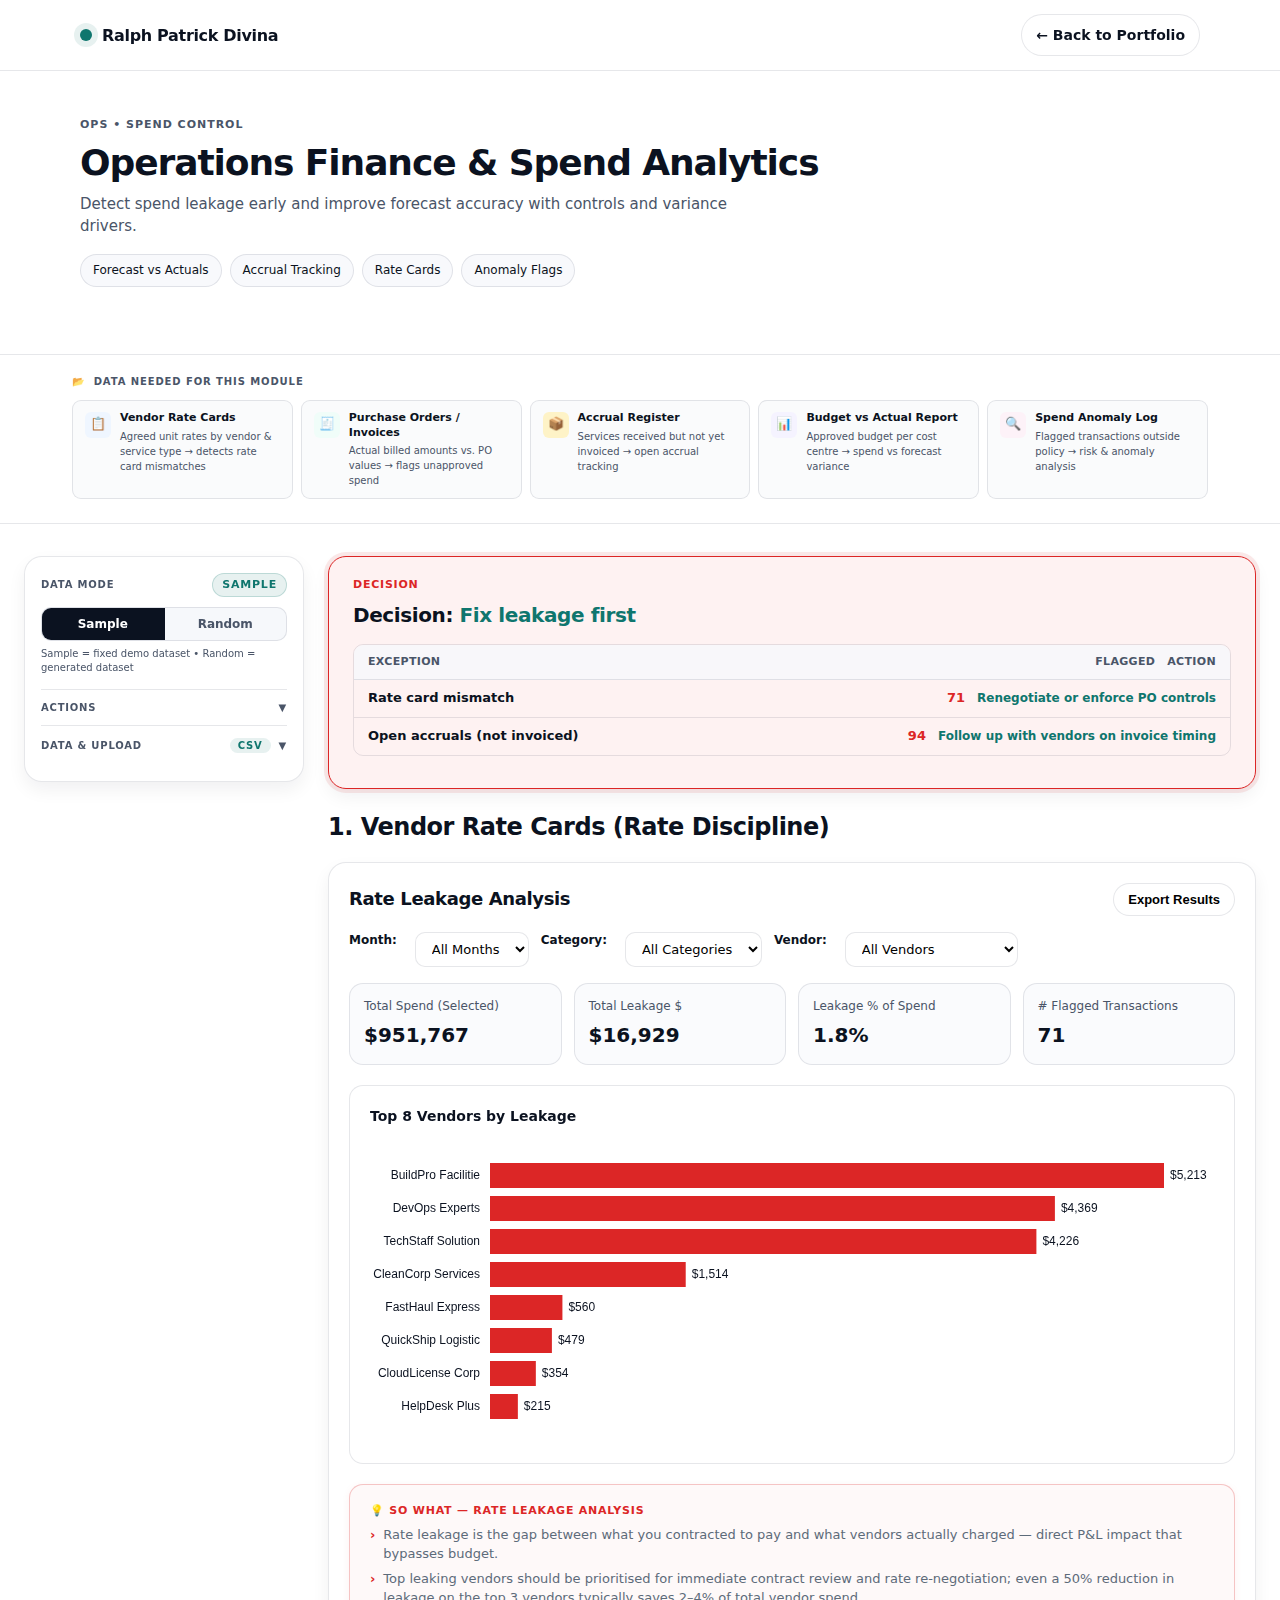
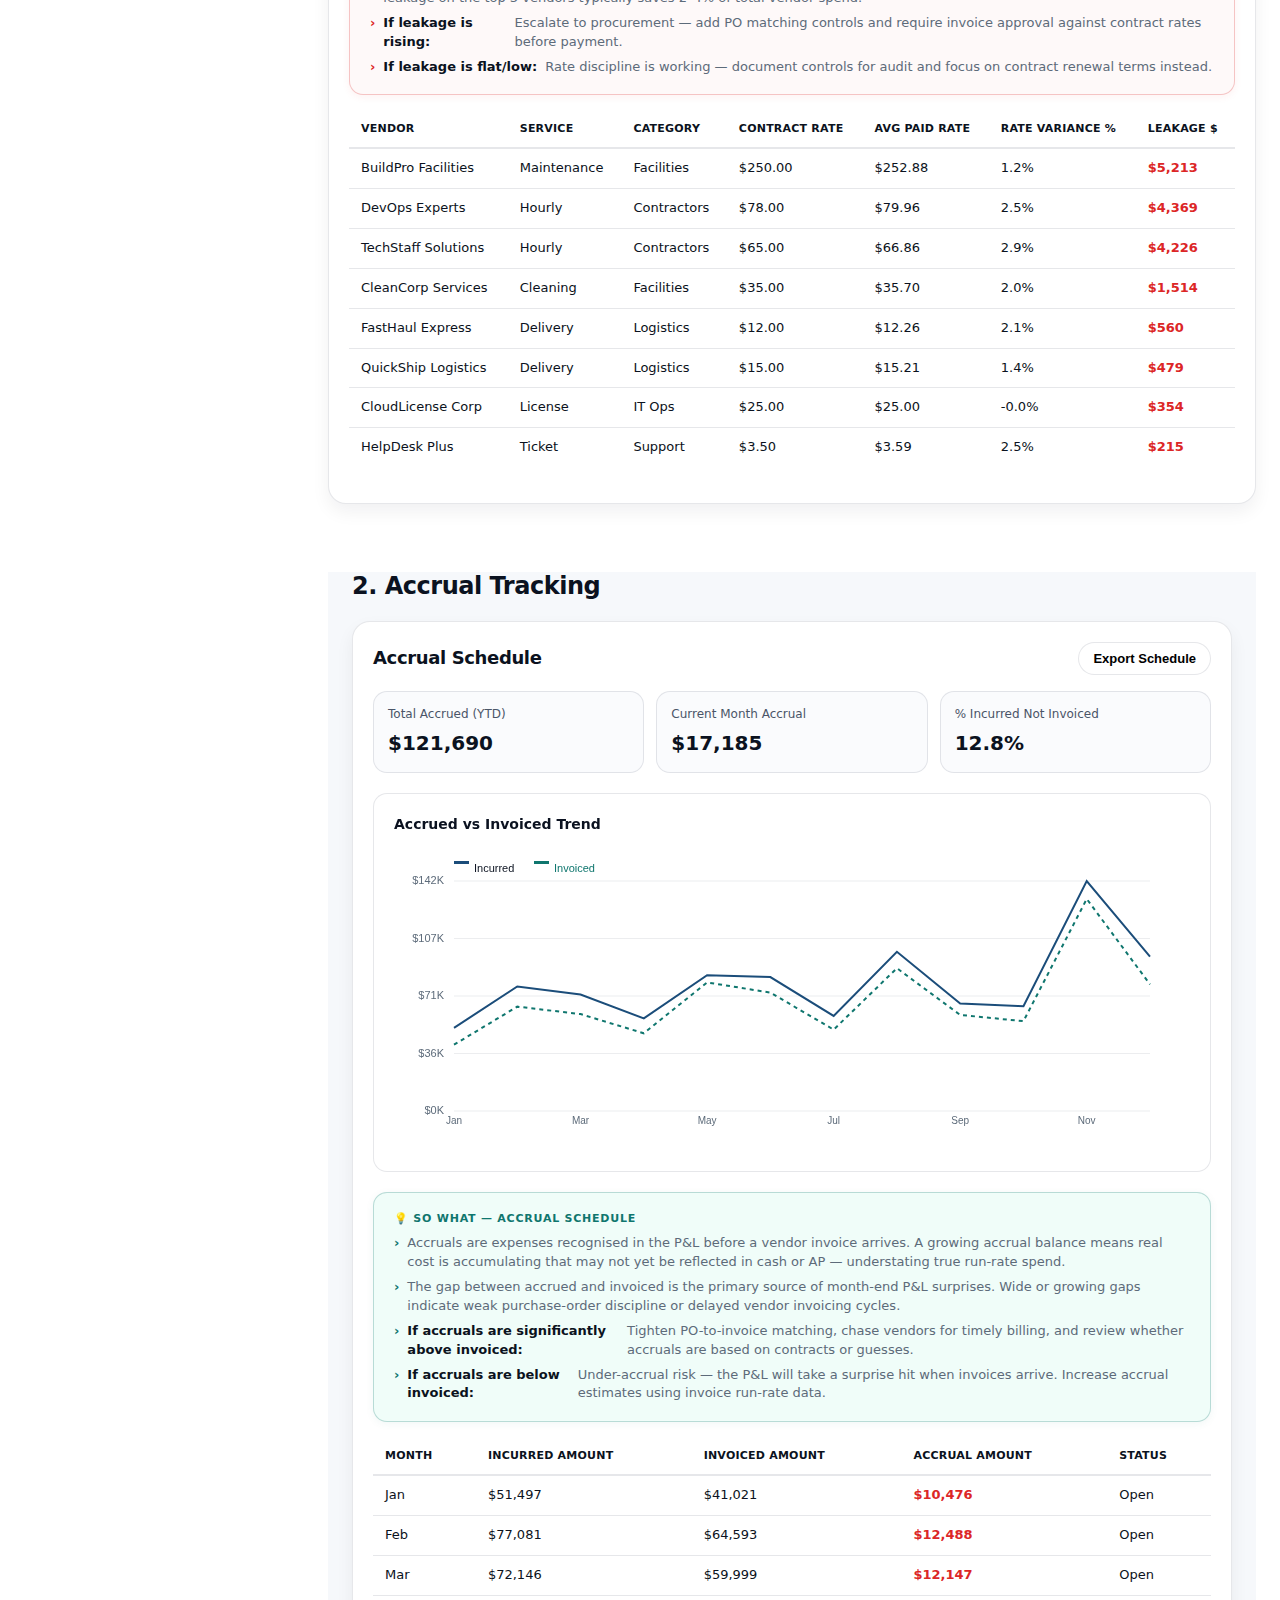
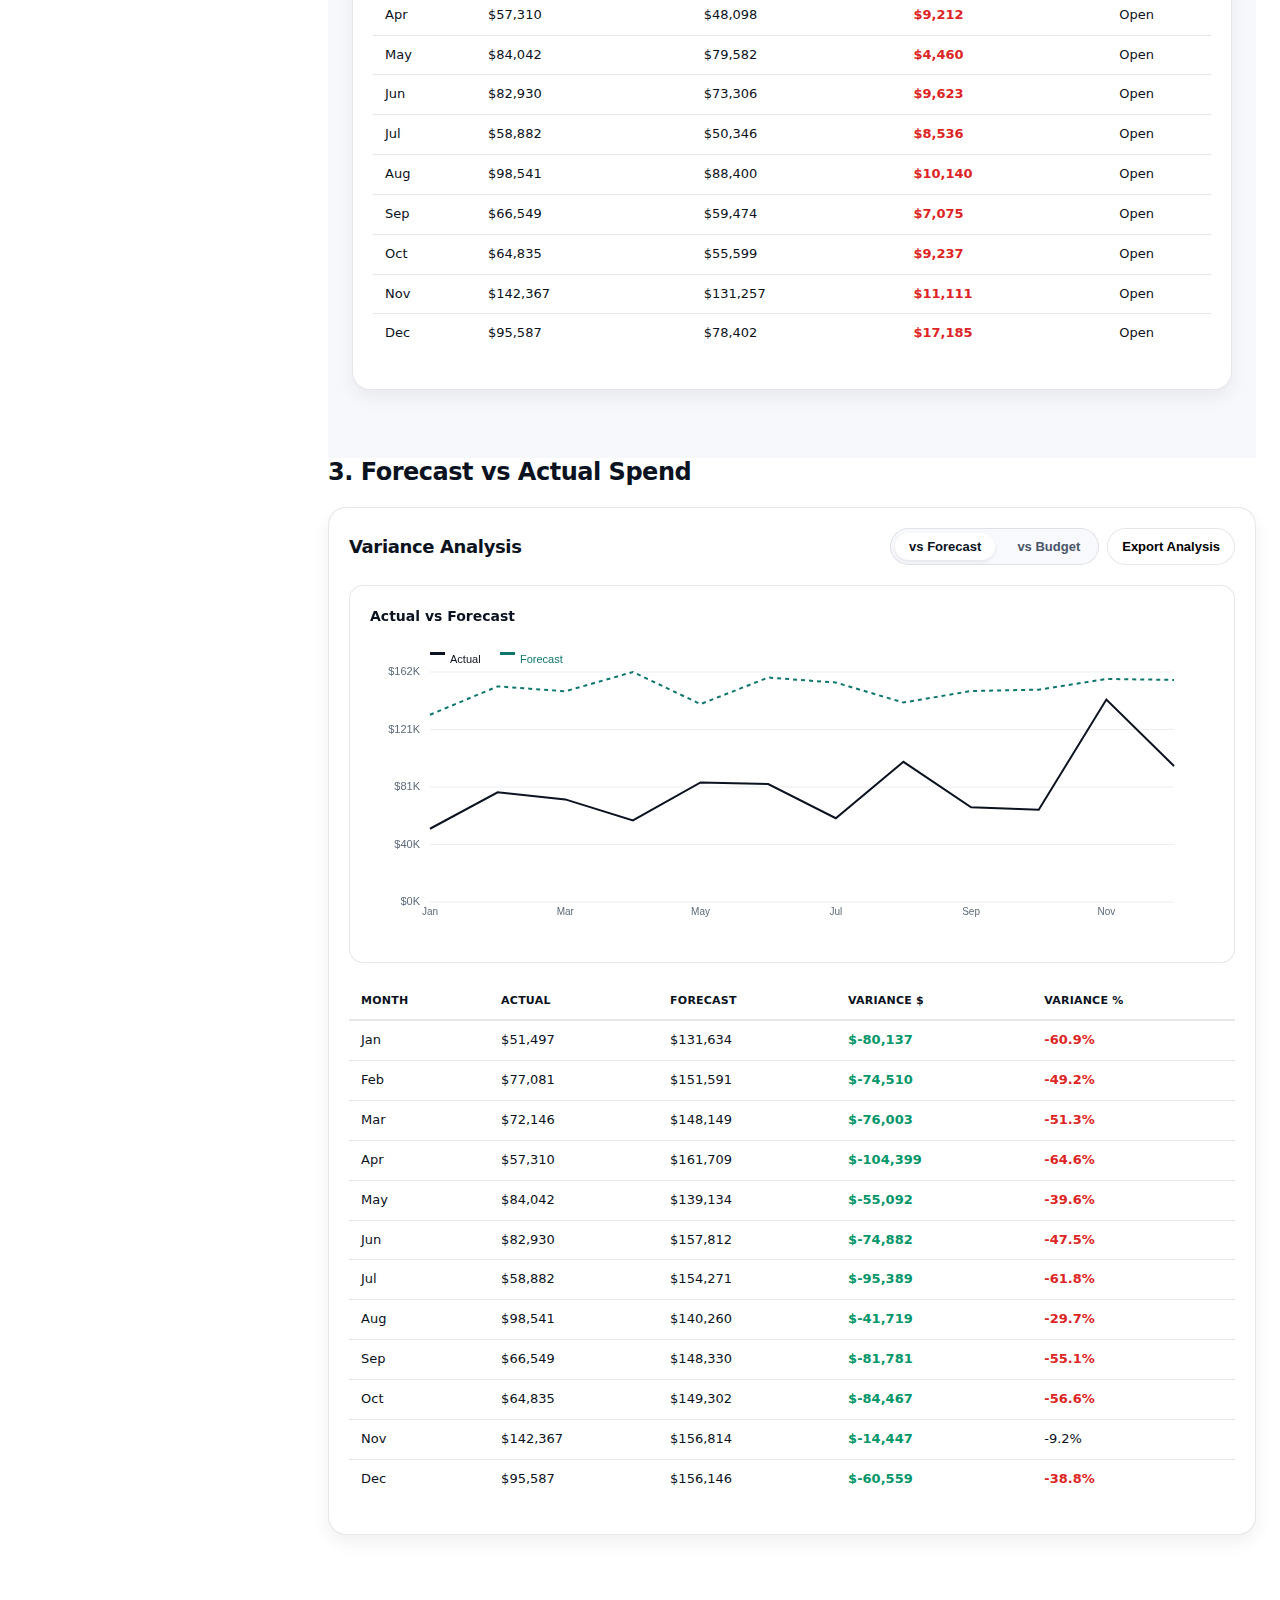
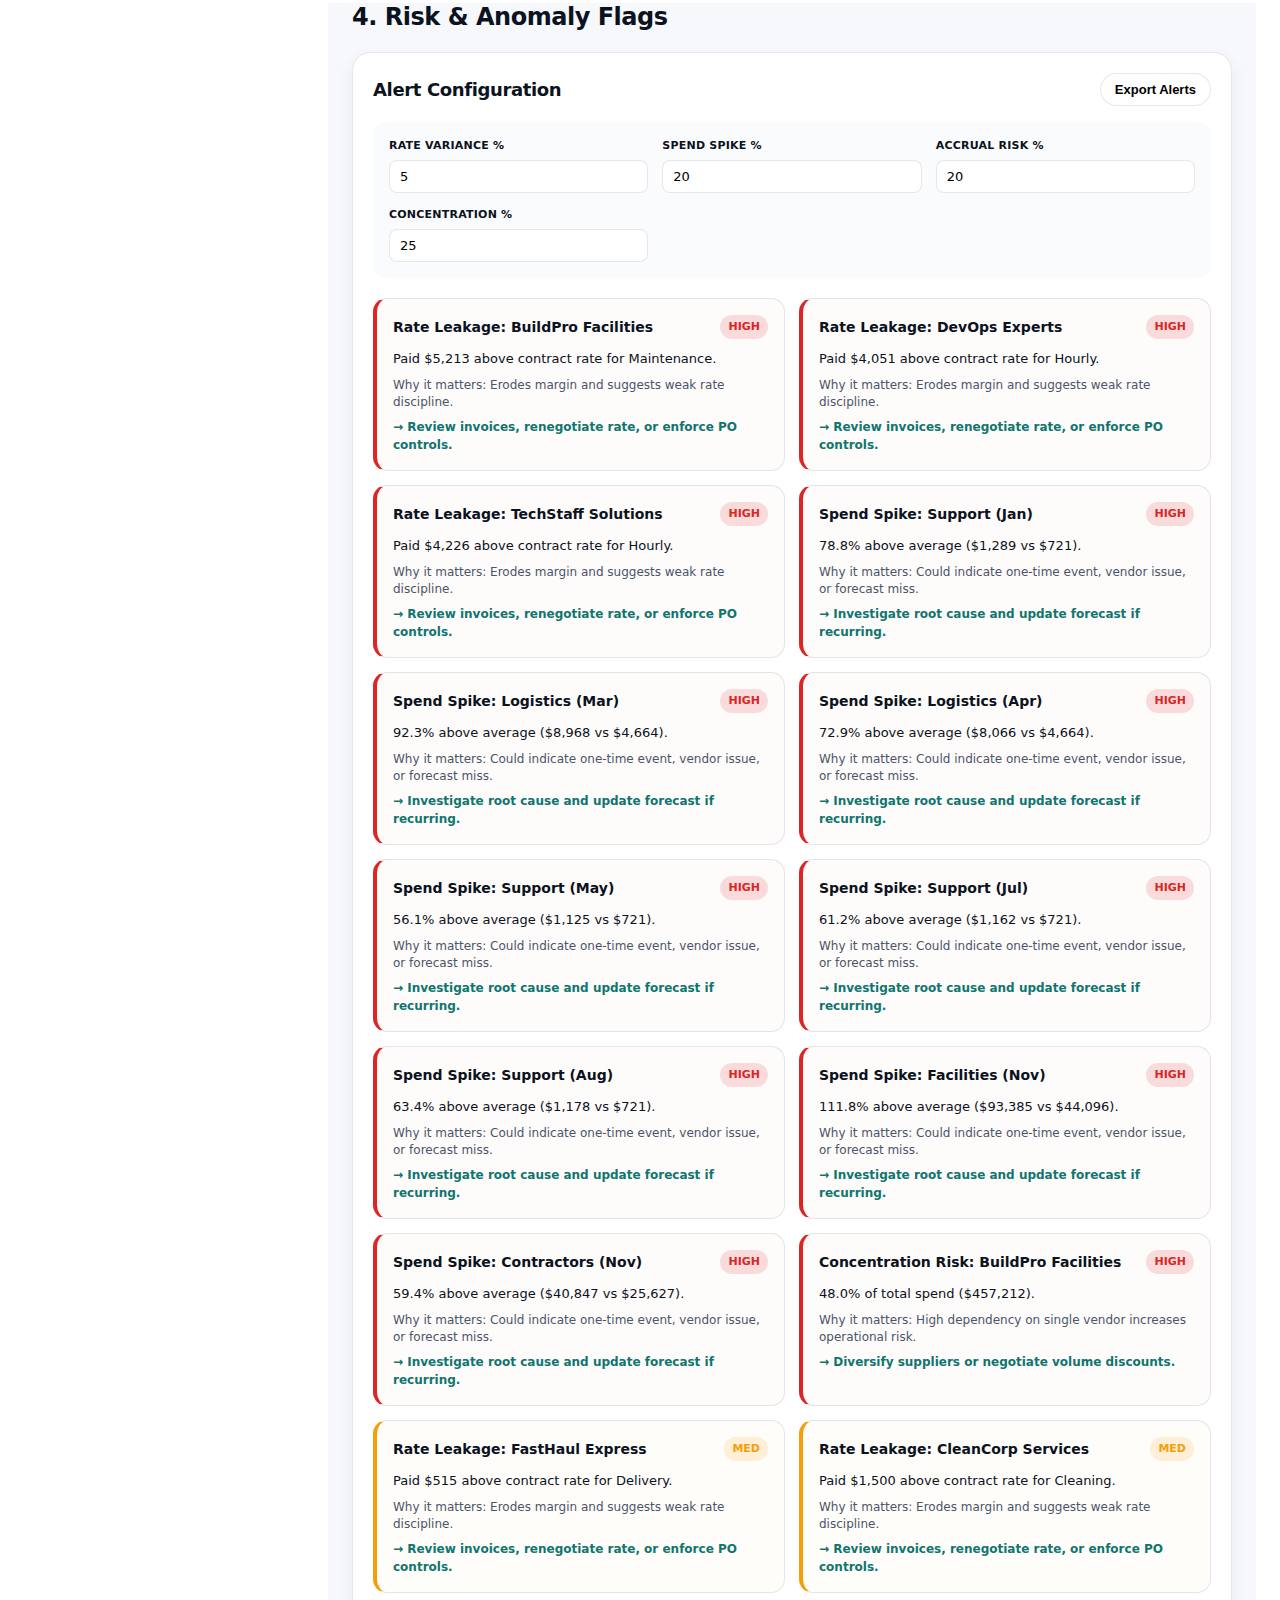
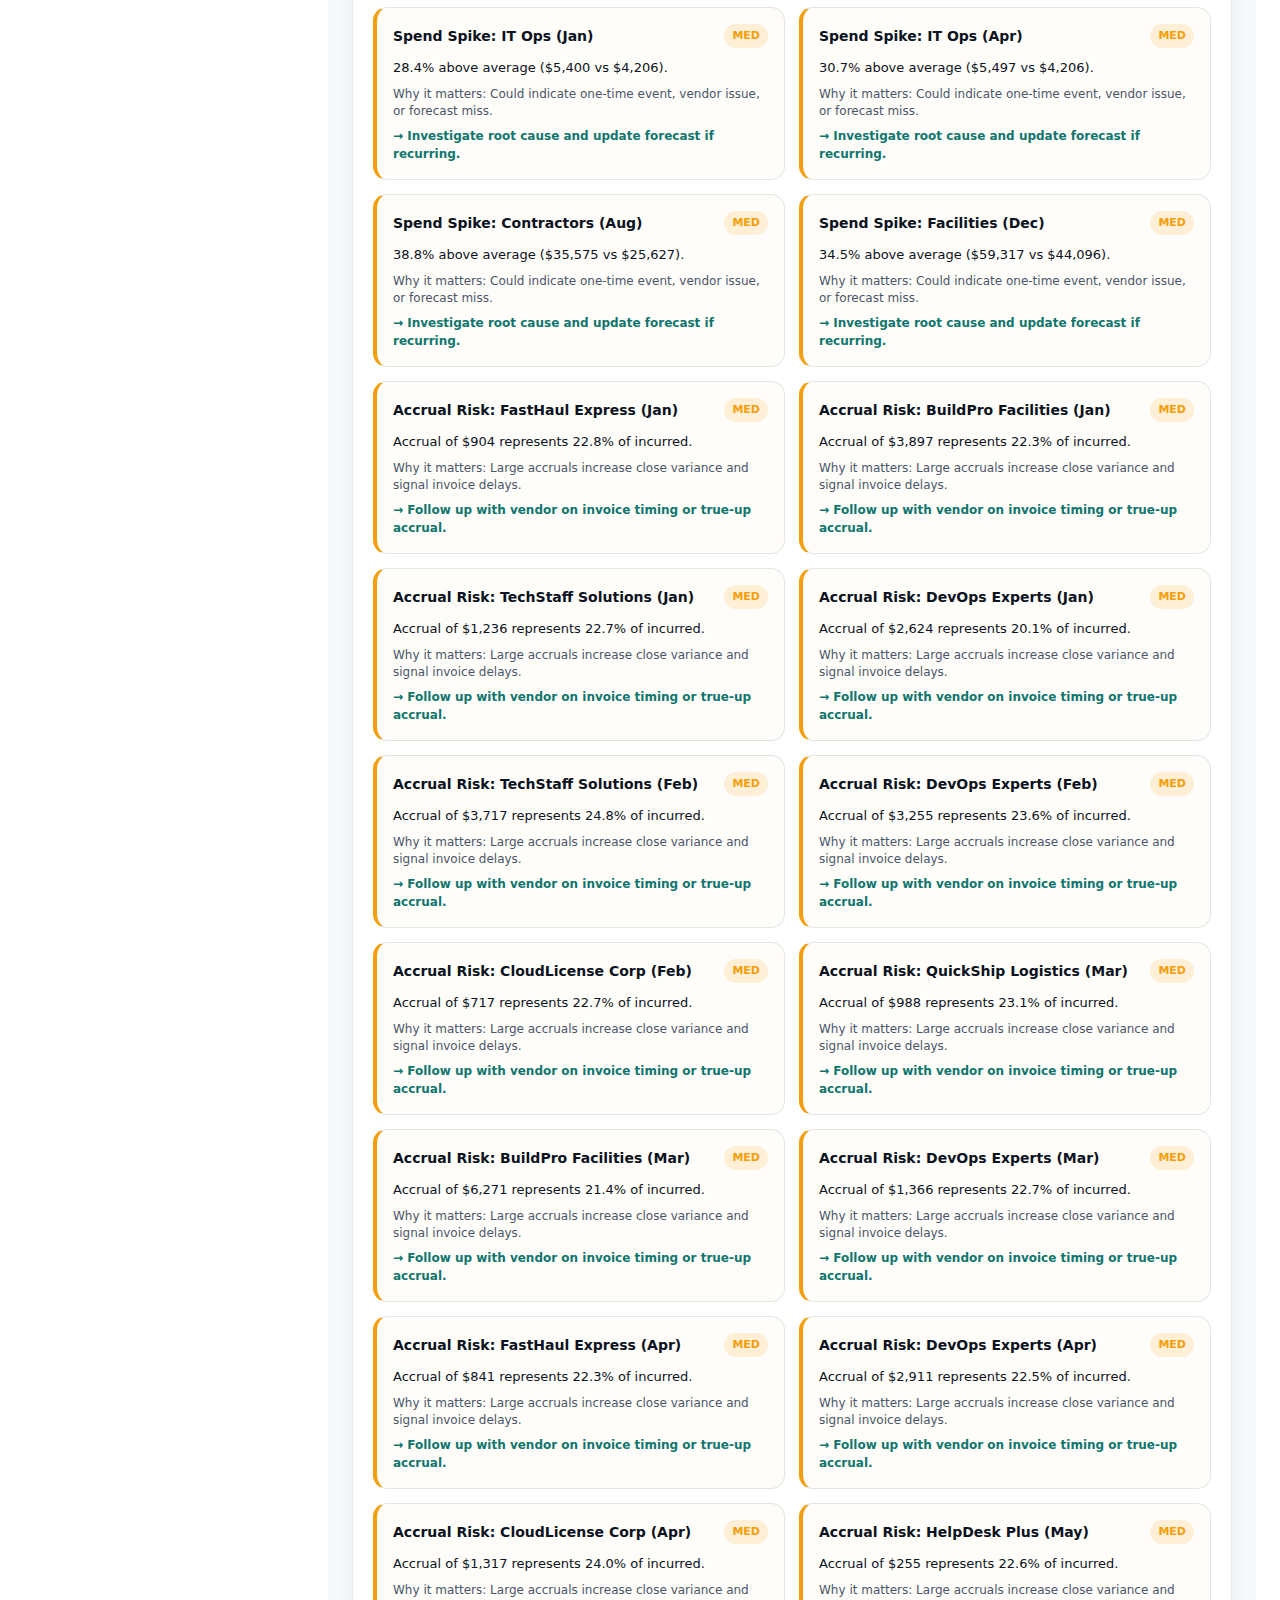
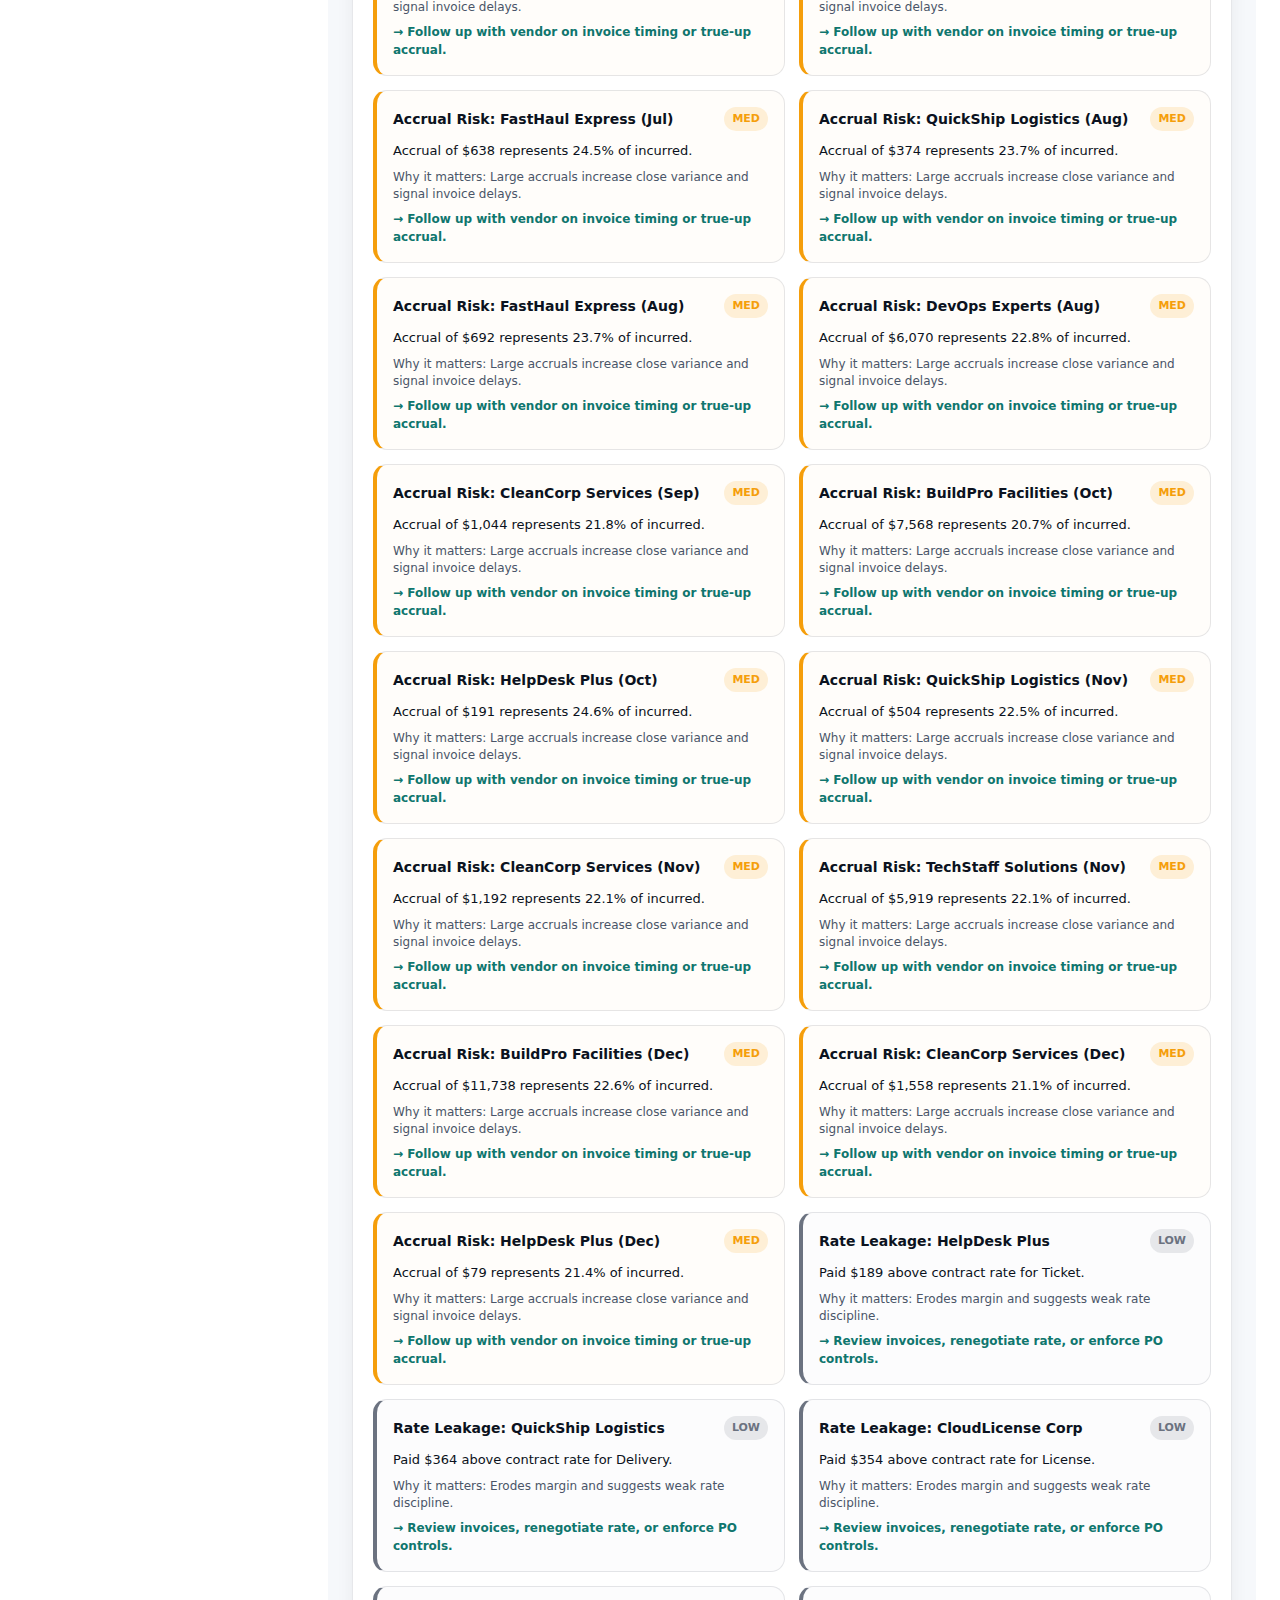
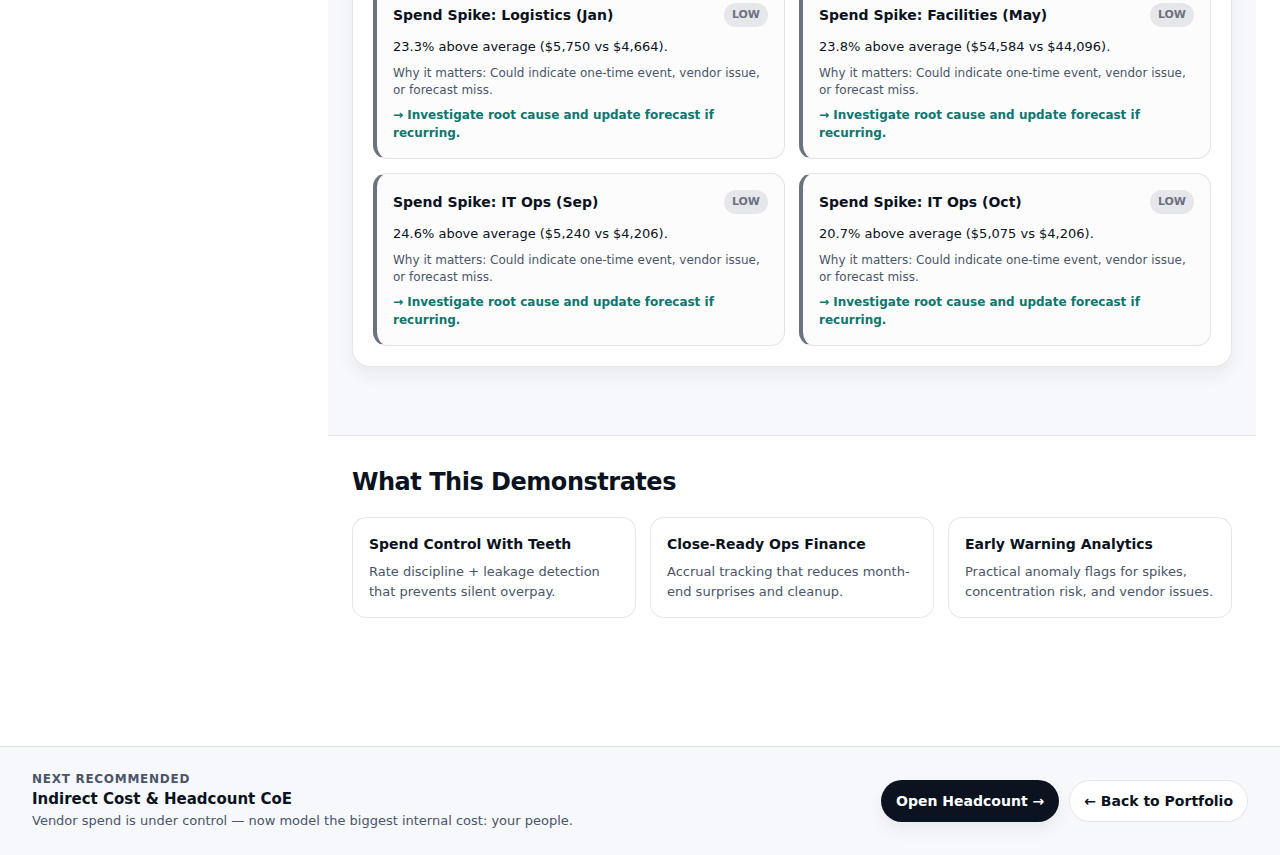
<file: operations-spend.html>
<!DOCTYPE html>
<html lang="en">
<head>
  <meta charset="UTF-8">
  <meta name="viewport" content="width=device-width, initial-scale=1.0">
  <title>Operations Finance & Spend Analytics · FP&A Portfolio</title>
  <link rel="stylesheet" href="style.css" />
  <link rel="icon" type="image/png" href="favicon.png">
  <style>
    /* module-hero, module-label, module-title, module-pill, module-subtitle,
       module-problem, module-role, feature-chips — all in style.css */
    
    /* Main layout with sidebar */
    .module-layout {
      display: grid;
      grid-template-columns: 280px 1fr;
      gap: 24px;
      align-items: start;
      max-width: 1400px;
      margin: 0 auto;
      padding: 32px 24px;
    }
    
    /* Main content area */
    .main-content {
      min-width: 0;
    }
    
    /* Module sections */
    .module-section {
      padding: 0 0 48px 0;
    }
    
    /* Responsive */
    @media (max-width: 1024px) {
      .module-layout {
        grid-template-columns: 1fr;
      }
    }

    .chip {
      font-size: 12px;
      padding: 7px 12px;
      border-radius: 999px;
      border: 1px solid var(--border);
      background: rgba(246,248,251,0.8);
      color: var(--text);
    }
    

    .module-section-title {
      font-size: 24px;
      margin-bottom: 20px;
      letter-spacing: -0.02em;
    }
    .module-card {
      background: white;
      border: 1px solid var(--border);
      border-radius: var(--radius);
      padding: 20px;
      margin-bottom: 20px;
      box-shadow: var(--shadow-soft);
    }
    .card-header {
      display: flex;
      align-items: center;
      justify-content: space-between;
      margin-bottom: 16px;
      flex-wrap: wrap;
      gap: 10px;
    }
    .card-title {
      font-size: 18px;
      font-weight: 650;
    }
    .card-actions {
      display: flex;
      gap: 8px;
      flex-wrap: wrap;
    }
    
    /* Buttons */
    .btn-small {
      padding: 8px 14px;
      font-size: 13px;
      border-radius: 999px;
      font-weight: 600;
      border: 1px solid var(--border);
      background: white;
      cursor: pointer;
      transition: all 140ms ease;
      white-space: nowrap;
    }
    .btn-small:hover {
      border-color: rgba(12, 23, 45, 0.18);
      box-shadow: 0 4px 12px rgba(11,18,32,0.06);
    }
    .btn-small:active {
      transform: translateY(1px);
    }
    .btn-primary {
      background: var(--text);
      color: white;
      border-color: var(--text);
    }
    .btn-primary:hover {
      box-shadow: 0 6px 18px rgba(11,18,32,0.12);
    }
    .btn-full {
      width: 100%;
      justify-content: center;
      display: flex;
    }
    
    /* KPI grid */
    .kpi-grid {
      display: grid;
      grid-template-columns: repeat(auto-fit, minmax(180px, 1fr));
      gap: 12px;
      margin-bottom: 20px;
    }
    .kpi-box {
      padding: 14px;
      border: 1px solid var(--border);
      border-radius: var(--radius-sm);
      background: rgba(246,248,251,0.6);
    }
    .kpi-box-label {
      font-size: 12px;
      color: var(--muted);
      margin-bottom: 6px;
    }
    .kpi-box-value {
      font-size: 20px;
      font-weight: 650;
    }
    
    /* Tables */
    .data-table {
      width: 100%;
      border-collapse: collapse;
      font-size: 13px;
      margin: 16px 0;
      overflow-x: auto;
    }
    .data-table th {
      text-align: left;
      padding: 10px 12px;
      border-bottom: 2px solid var(--border);
      font-weight: 650;
      color: var(--text);
      font-size: 11px;
      text-transform: uppercase;
      letter-spacing: 0.02em;
    }
    .data-table td {
      padding: 10px 12px;
      border-bottom: 1px solid var(--border);
    }
    .data-table tr:last-child td {
      border-bottom: none;
    }
    .data-table tr:hover {
      background: rgba(246,248,251,0.5);
    }
    .highlight-red {
      color: #dc2626;
      font-weight: 600;
    }
    .highlight-green {
      color: #059669;
      font-weight: 600;
    }
    
    /* Charts */
    .chart-container { overflow-anchor: none;
      margin: 20px 0;
      padding: 20px;
      border: 1px solid var(--border);
      border-radius: var(--radius-sm);
      background: white;
      position: relative;
    }
    .chart-title {
      font-size: 14px;
      font-weight: 650;
      margin-bottom: 16px;
      color: var(--text);
    }
    .chart-wrapper {
      position: relative;
      width: 100%;
    }
    .chart-canvas {
      display: block;
      width: 100%;
      height: auto;
    }
    
    /* Filters */
    .filter-row {
      display: flex;
      gap: 12px;
      margin-bottom: 16px;
      flex-wrap: wrap;
    }
    .filter-row select,
    .filter-row input {
      padding: 8px 12px;
      border: 1px solid var(--border);
      border-radius: 10px;
      font-size: 13px;
      background: white;
      font-family: var(--font-sans);
    }
    .filter-row label {
      font-size: 12px;
      font-weight: 600;
      color: var(--text);
      margin-right: 6px;
    }
    
    /* File upload */
    .file-input-wrapper {
      position: relative;
      display: inline-block;
    }
    .file-input-wrapper input[type="file"] {
      position: absolute;
      opacity: 0;
      width: 100%;
      height: 100%;
      cursor: pointer;
    }
    
    /* Alert cards */
    .alert-grid {
      display: grid;
      grid-template-columns: repeat(auto-fit, minmax(300px, 1fr));
      gap: 14px;
      margin-top: 16px;
    }
    .alert-card {
      padding: 16px;
      border: 1px solid var(--border);
      border-radius: var(--radius-sm);
      background: white;
    }
    .alert-card.high {
      border-left: 4px solid #dc2626;
      background: rgba(220, 38, 38, 0.02);
    }
    .alert-card.med {
      border-left: 4px solid #f59e0b;
      background: rgba(245, 158, 11, 0.02);
    }
    .alert-card.low {
      border-left: 4px solid #6b7280;
      background: rgba(107, 114, 128, 0.02);
    }
    .alert-header {
      display: flex;
      align-items: center;
      justify-content: space-between;
      margin-bottom: 10px;
    }
    .alert-title {
      font-size: 14px;
      font-weight: 650;
      color: var(--text);
    }
    .severity-badge {
      font-size: 11px;
      padding: 4px 8px;
      border-radius: 999px;
      font-weight: 600;
      text-transform: uppercase;
    }
    .severity-badge.high {
      background: rgba(220, 38, 38, 0.15);
      color: #dc2626;
    }
    .severity-badge.med {
      background: rgba(245, 158, 11, 0.15);
      color: #f59e0b;
    }
    .severity-badge.low {
      background: rgba(107, 114, 128, 0.15);
      color: #6b7280;
    }
    .alert-text {
      font-size: 13px;
      color: var(--text);
      line-height: 1.5;
      margin-bottom: 8px;
    }
    .alert-why {
      font-size: 12px;
      color: var(--muted);
      margin-bottom: 8px;
    }
    .alert-action {
      font-size: 12px;
      color: var(--accent);
      font-weight: 600;
    }
    
    /* Threshold controls */
    .threshold-controls {
      display: grid;
      grid-template-columns: repeat(auto-fit, minmax(200px, 1fr));
      gap: 14px;
      padding: 16px;
      background: rgba(246,248,251,0.6);
      border-radius: var(--radius-sm);
      margin-bottom: 20px;
    }
    .threshold-field {
      display: flex;
      flex-direction: column;
      gap: 6px;
    }
    .threshold-field label {
      font-size: 11px;
      font-weight: 600;
      color: var(--text);
      text-transform: uppercase;
      letter-spacing: 0.02em;
    }
    .threshold-field input {
      padding: 8px 10px;
      border: 1px solid var(--border);
      border-radius: 8px;
      font-size: 13px;
      font-family: var(--font-sans);
      background: white;
    }
    
    /* Demo section */
    .demo-section {
      padding: 32px 0;
      border-top: 1px solid var(--border);
    }
    .demo-grid {
      display: grid;
      grid-template-columns: repeat(auto-fit, minmax(280px, 1fr));
      gap: 14px;
    }
    .demo-card {
      padding: 16px;
      border: 1px solid var(--border);
      border-radius: var(--radius-sm);
      background: white;
    }
    .demo-card-title {
      font-size: 14px;
      font-weight: 650;
      margin-bottom: 8px;
    }
    .demo-card-text {
      font-size: 13px;
      color: var(--muted);
      line-height: 1.5;
    }
    
    /* Toggle */
    .toggle-group {
      display: flex;
      gap: 8px;
      padding: 4px;
      background: rgba(246,248,251,0.8);
      border-radius: 999px;
      border: 1px solid var(--border);
    }
    .toggle-btn {
      padding: 6px 14px;
      border-radius: 999px;
      font-size: 13px;
      font-weight: 600;
      background: transparent;
      border: none;
      cursor: pointer;
      transition: all 140ms ease;
      color: var(--muted);
    }
    .toggle-btn.active {
      background: white;
      color: var(--text);
      box-shadow: 0 2px 4px rgba(11,18,32,0.08);
    }

    /* ---- Decision Box ---- */
    .decision-box {
      background: white;
      border: 1.5px solid var(--accent);
      border-radius: var(--radius);
      padding: 20px 24px;
      box-shadow: 0 0 0 4px rgba(15,118,110,0.08), var(--shadow-soft);
      margin-bottom: 24px;
      transition: border-color 200ms ease, box-shadow 200ms ease, background 200ms ease;
    }
    /* Positive — green */
    .decision-box--positive {
      border-color: #0f766e;
      background: #f0fdf9;
      box-shadow: 0 0 0 4px rgba(15,118,110,0.10), var(--shadow-soft);
    }
    .decision-box--positive .decision-box-eyebrow { color: #0f766e; }
    .decision-box--positive .verdict-action        { color: #0f766e; }
    /* Caution — amber (Freeze spend: no leakage but overrun risk) */
    .decision-box--caution {
      border-color: #d97706;
      background: #fffbeb;
      box-shadow: 0 0 0 4px rgba(217,119,6,0.10), var(--shadow-soft);
    }
    .decision-box--caution .decision-box-eyebrow { color: #b45309; }
    .decision-box--caution .verdict-action        { color: #b45309; }
    /* Negative — red (Fix leakage first) */
    .decision-box--negative {
      border-color: #dc2626;
      background: #fef2f2;
      box-shadow: 0 0 0 4px rgba(220,38,38,0.10), var(--shadow-soft);
    }
    .decision-box--negative .decision-box-eyebrow { color: #dc2626; }
    .decision-box--negative .verdict-action        { color: #dc2626; }
    .decision-box-eyebrow {
      font-size: 11px;
      font-weight: 700;
      text-transform: uppercase;
      letter-spacing: 0.07em;
      color: var(--accent);
      margin-bottom: 8px;
    }
    .decision-box-verdict {
      font-size: 20px;
      font-weight: 700;
      letter-spacing: -0.02em;
      color: var(--text);
      margin-bottom: 14px;
    }
    .decision-box-verdict .verdict-action {
      color: var(--accent);
    }
    .decision-box-exceptions {
      margin: 0 0 12px 0;
      border: 1px solid var(--border);
      border-radius: 10px;
      overflow: hidden;
    }
    .exception-row {
      display: grid;
      grid-template-columns: 1fr auto auto;
      gap: 12px;
      padding: 9px 14px;
      border-bottom: 1px solid var(--border);
      font-size: 13px;
      align-items: center;
    }
    .exception-row:last-child {
      border-bottom: none;
    }
    .exception-row-header {
      background: rgba(246,248,251,0.8);
      font-weight: 700;
      font-size: 11px;
      text-transform: uppercase;
      letter-spacing: 0.03em;
      color: var(--muted);
    }
    .exception-label {
      color: var(--text);
      font-weight: 600;
    }
    .exception-count {
      color: #dc2626;
      font-weight: 700;
      font-family: var(--font-mono);
      text-align: right;
    }
    .exception-action {
      color: var(--accent);
      font-size: 12px;
      font-weight: 600;
      text-align: right;
    }
    .decision-box-fallback {
      font-size: 14px;
      color: var(--muted);
      font-style: italic;
    }
      .main-content { overflow-anchor: none; }
    .module-card { overflow-anchor: none; }
    .data-table { overflow-anchor: none; }
  
    /* ── Data-needed strip ── */
    .data-needed-section {
      padding: 0 0 0 0;
      border-bottom: 1px solid var(--border, #e5e8ef);
    }
    .data-needed-wrap {
      max-width: var(--max-w, 1200px);
      margin: 0 auto;
      padding: 20px 32px 24px;
    }
    .data-needed-label {
      font-size: 10px;
      font-weight: 700;
      text-transform: uppercase;
      letter-spacing: 0.09em;
      color: var(--muted, #6b7280);
      margin-bottom: 10px;
      display: flex;
      align-items: center;
      gap: 6px;
    }
    .data-needed-grid {
      display: grid;
      grid-template-columns: repeat(auto-fill, minmax(185px, 1fr));
      gap: 8px;
      align-items: stretch;
    }
    .data-needed-item {
      padding: 10px 12px;
      border: 1px solid var(--border, #e5e8ef);
      border-radius: 9px;
      display: flex;
      align-items: flex-start;
      gap: 9px;
      background: #fafbfc;
      min-height: 88px;
      box-sizing: border-box;
    }
    .data-needed-icon {
      width: 26px;
      height: 26px;
      font-size: 13px;
      border-radius: 6px;
      display: flex;
      align-items: center;
      justify-content: center;
      flex-shrink: 0;
      margin-top: 1px;
    }
    .data-needed-name {
      font-size: 11px;
      font-weight: 700;
      color: var(--text, #0b1220);
      margin-bottom: 3px;
      line-height: 1.35;
    }
    .data-needed-desc {
      font-size: 10px;
      color: var(--muted, #6b7280);
      line-height: 1.5;
    }


    /* ═══════════════════════════════════
       SIDEBAR — Accordion (shared across all modules)
    ═══════════════════════════════════ */
    .sidebar {
      position: sticky;
      top: 80px;
      padding: 16px;
      background: white;
      border: 1px solid var(--border);
      border-radius: var(--radius);
      box-shadow: var(--shadow-soft);
      max-height: calc(100vh - 100px);
      overflow-y: auto;
      overflow-x: hidden;
      scrollbar-width: thin;
      scrollbar-color: rgba(12,23,45,0.15) transparent;
    }
    .sidebar::-webkit-scrollbar { width: 4px; }
    .sidebar::-webkit-scrollbar-track { background: transparent; }
    .sidebar::-webkit-scrollbar-thumb { background: rgba(12,23,45,0.15); border-radius: 4px; }
    .sidebar::-webkit-scrollbar-thumb:hover { background: rgba(12,23,45,0.28); }

    /* Static top section (data mode badge + always-visible controls) */
    .sb-static {
      padding-bottom: 14px;
      border-bottom: 1px solid var(--border);
      margin-bottom: 0;
    }
    .sb-static-title {
      font-size: 10px;
      font-weight: 700;
      color: var(--muted);
      letter-spacing: 0.08em;
      text-transform: uppercase;
      display: flex;
      align-items: center;
      justify-content: space-between;
      gap: 8px;
      margin-bottom: 10px;
    }

    /* Accordion group */
    .sb-acc-group {
      border-bottom: 1px solid var(--border);
    }
    .sb-acc-group:last-child { border-bottom: none; }

    .sb-acc-header {
      display: flex;
      align-items: center;
      justify-content: space-between;
      gap: 8px;
      padding: 12px 0;
      cursor: pointer;
      user-select: none;
      font-size: 10px;
      font-weight: 700;
      text-transform: uppercase;
      letter-spacing: 0.08em;
      color: var(--muted);
      background: none;
      border: none;
      width: 100%;
      text-align: left;
      transition: color 120ms ease;
    }
    .sb-acc-header:hover { color: var(--text); }
    .sb-acc-header.open  { color: var(--text); }
    .sb-acc-chevron {
      font-size: 10px;
      color: var(--muted);
      transition: transform 200ms ease;
      flex-shrink: 0;
    }
    .sb-acc-header.open .sb-acc-chevron {
      transform: rotate(180deg);
      color: var(--text);
    }
    .sb-acc-badge {
      font-size: 10px;
      font-weight: 600;
      padding: 2px 8px;
      border-radius: 999px;
      background: var(--accent-soft, rgba(15,118,110,0.10));
      color: var(--accent, #0f766e);
      flex-shrink: 0;
      margin-left: auto;
    }

    .sb-acc-body {
      display: none;
      padding-bottom: 14px;
    }
    .sb-acc-body.open { display: block; }

    /* Buttons inside accordion */
    .sb-acc-btn {
      display: flex;
      align-items: center;
      gap: 8px;
      width: 100%;
      padding: 7px 12px;
      border-radius: 999px;
      border: 1px solid var(--border);
      background: white;
      font-size: 12px;
      font-weight: 600;
      cursor: pointer;
      margin-top: 6px;
      transition: all 140ms ease;
      text-align: left;
      white-space: nowrap;
      font-family: inherit;
    }
    .sb-acc-btn:first-child { margin-top: 0; }
    .sb-acc-btn:hover {
      border-color: rgba(12,23,45,0.18);
      box-shadow: 0 4px 12px rgba(11,18,32,0.06);
    }
    .sb-acc-btn:active { transform: translateY(1px); }
    .sb-acc-btn.primary { background: var(--text, #0b1220); color: white; border-color: var(--text, #0b1220); }
    .sb-acc-btn.primary:hover { box-shadow: 0 6px 18px rgba(11,18,32,0.12); }
    .sb-acc-btn.accent  { background: var(--accent, #0f766e); color: white; border-color: var(--accent, #0f766e); }

    /* Scenario tabs inside accordion */
    .sb-acc-tabs { display: flex; flex-direction: column; gap: 6px; }
    .sb-acc-tab {
      padding: 8px 12px;
      border-radius: 10px;
      border: 1px solid var(--border);
      background: white;
      cursor: pointer;
      font-size: 12px;
      font-weight: 600;
      transition: all 140ms ease;
      text-align: left;
      display: flex;
      align-items: center;
      gap: 8px;
      font-family: inherit;
    }
    .sb-acc-tab:hover { border-color: rgba(12,23,45,0.18); box-shadow: 0 4px 12px rgba(11,18,32,0.06); }
    .sb-acc-tab.active { background: var(--text, #0b1220); color: white; border-color: var(--text, #0b1220); }

    /* Input rows inside accordion */
    .sb-acc-input-row {
      display: flex;
      align-items: center;
      justify-content: space-between;
      gap: 8px;
      margin-bottom: 10px;
    }
    .sb-acc-input-row:last-child { margin-bottom: 0; }
    .sb-acc-input-row label {
      font-size: 11px;
      color: var(--muted, #5d6b7a);
      flex: 1;
      line-height: 1.3;
    }
    .sb-acc-input-row input[type="number"] {
      width: 76px;
      padding: 5px 7px;
      border: 1px solid var(--border);
      border-radius: 8px;
      font-size: 12px;
      font-family: inherit;
      background: white;
      text-align: right;
      flex-shrink: 0;
      -moz-appearance: textfield;
    }
    .sb-acc-input-row input[type="number"]::-webkit-outer-spin-button,
    .sb-acc-input-row input[type="number"]::-webkit-inner-spin-button { -webkit-appearance: none; margin: 0; }
    .sb-acc-input-row input[type="number"]:focus {
      outline: none;
      border-color: var(--accent, #0f766e);
      box-shadow: 0 0 0 2px rgba(15,118,110,0.15);
    }
    .sb-acc-sub {
      font-size: 10px;
      font-weight: 700;
      color: var(--muted);
      letter-spacing: 0.07em;
      text-transform: uppercase;
      margin: 10px 0 8px;
      border-top: 1px solid var(--border);
      padding-top: 9px;
    }

    /* Responsive: on mobile sidebar goes full width, no sticky, no scroll */
    @media (max-width: 860px) {
      .sidebar {
        position: static;
        max-height: none;
        overflow-y: visible;
      }
    }

  
    /* ── Tooltip engine: body-level fixed div, never clipped by overflow ── */
    /* Kill ALL CSS ::after tooltip rules — they clip inside overflow containers */
    .help-icon::after,
    .help-icon:hover::after,
    .help-icon[data-help]::after,
    [data-tt]::after,
    [data-tt]:hover::after,
    .term-helper::after,
    .term-helper:hover::after {
      content: none !important;
      display: none !important;
      opacity: 0 !important;
      visibility: hidden !important;
      pointer-events: none !important;
    }

    /* #tt-root — single fixed tooltip bubble appended to <body> by JS */
    #tt-root {
      position: fixed;
      z-index: 99999;
      pointer-events: none;
      padding: 9px 13px;
      background: rgba(11,18,32,0.95);
      color: #f0f4f8;
      font-size: 12px;
      font-weight: 400;
      line-height: 1.55;
      border-radius: 9px;
      white-space: normal;
      width: 260px;
      max-width: calc(100vw - 24px);
      box-shadow: 0 4px 18px rgba(0,0,0,0.28);
      text-align: left;
      opacity: 0;
      transition: opacity 120ms ease;
    }
    #tt-root.tt-visible { opacity: 1; }

    /* .help-icon visual — keep the badge, remove position:relative (no longer needed) */
    .help-icon {
      display: inline-flex;
      align-items: center;
      justify-content: center;
      width: 18px;
      height: 18px;
      border-radius: 50%;
      background: rgba(15,118,110,0.10);
      border: 1px solid rgba(15,118,110,0.20);
      color: var(--accent);
      font-size: 11px;
      font-weight: 700;
      cursor: help;
      flex-shrink: 0;
      position: static;   /* was relative — not needed with body-level tooltip */
    }
    .help-icon::before { content: '?'; line-height: 1; }

  
    /* ═══════════════════════════════════════════════
       SHARED SIDEBAR SHELL — standardised across all modules
       ═══════════════════════════════════════════════ */

    /* Layout */
    .module-layout {
      display: grid;
      grid-template-columns: 280px 1fr;
      gap: 24px;
      align-items: start;
      max-width: 1400px;
      margin: 0 auto;
      padding: 32px 24px;
    }

    .main-content { min-width: 0; }

    /* Mobile Controls Toggle Button */
    .mobile-controls-btn {
      display: none;
      align-items: center;
      gap: 10px;
      width: 100%;
      padding: 12px 16px;
      background: white;
      border: 1px solid var(--border);
      border-radius: var(--radius-sm);
      font-size: 14px;
      font-weight: 700;
      color: var(--text);
      cursor: pointer;
      margin-bottom: 4px;
      box-shadow: var(--shadow-soft);
      transition: all 140ms ease;
    }
    .mobile-controls-btn:hover {
      border-color: rgba(12,23,45,0.18);
      box-shadow: var(--shadow);
    }
    .mobile-controls-btn .mcb-icon { font-size: 16px; flex-shrink: 0; }
    .mobile-controls-btn .mcb-label { flex: 1; text-align: left; }
    .mobile-controls-btn .mcb-chevron {
      font-size: 11px; color: var(--muted);
      transition: transform 200ms ease;
    }
    .mobile-controls-btn[aria-expanded="true"] .mcb-chevron { transform: rotate(180deg); }

    /* Sidebar shell */
    .sidebar {
      position: sticky;
      top: 84px;
      padding: 16px;
      background: white;
      border: 1px solid var(--border);
      border-radius: var(--radius);
      box-shadow: var(--shadow-soft);
      max-height: calc(100vh - 104px);
      overflow-y: auto;
      overflow-x: hidden;
      scrollbar-width: thin;
      scrollbar-color: rgba(12,23,45,0.15) transparent;
      width: 280px;
    }
    .sidebar::-webkit-scrollbar { width: 4px; }
    .sidebar::-webkit-scrollbar-track { background: transparent; }
    .sidebar::-webkit-scrollbar-thumb { background: rgba(12,23,45,0.15); border-radius: 4px; }
    .sidebar::-webkit-scrollbar-thumb:hover { background: rgba(12,23,45,0.28); }

    /* Static section (Data Mode etc — always visible) */
    .sb-static {
      padding-bottom: 14px;
      border-bottom: 1px solid var(--border);
      margin-bottom: 0;
    }
    .sb-static-title {
      font-size: 10px;
      font-weight: 700;
      color: var(--muted);
      letter-spacing: 0.08em;
      text-transform: uppercase;
      display: flex;
      align-items: center;
      justify-content: space-between;
      gap: 8px;
      margin-bottom: 10px;
    }

    /* ── Data Mode segmented control (fixed height, no wrapping) ── */
    .sb-data-mode-row {
      display: flex;
      gap: 0;
      height: 34px;              /* fixed height — prevents layout shift */
      border: 1px solid var(--border);
      border-radius: 10px;
      overflow: hidden;
      background: var(--bg-muted);
      flex-wrap: nowrap;         /* never wrap */
    }
    .sb-data-mode-btn {
      flex: 1;
      min-width: 0;
      height: 100%;
      padding: 0 4px;
      background: transparent;
      border: none;
      border-right: 1px solid var(--border);
      font-size: 12px;
      font-weight: 600;
      color: var(--muted);
      cursor: pointer;
      transition: background 120ms ease, color 120ms ease;
      white-space: nowrap;
      overflow: hidden;
      text-overflow: ellipsis;
      font-family: inherit;
    }
    .sb-data-mode-btn:last-child { border-right: none; }
    .sb-data-mode-btn:hover { background: rgba(12,23,45,0.04); color: var(--text); }
    .sb-data-mode-btn.active {
      background: var(--text);
      color: white;
    }

    /* Mode pills (2-option) — also fixed height */
    .sb-mode-pills {
      display: flex;
      gap: 0;
      height: 34px;
      border: 1px solid var(--border);
      border-radius: 10px;
      overflow: hidden;
      background: var(--bg-muted);
      flex-wrap: nowrap;
    }
    .sb-mode-pill {
      flex: 1;
      height: 100%;
      padding: 0 6px;
      border: none;
      border-right: 1px solid var(--border);
      background: transparent;
      font-size: 12px;
      font-weight: 600;
      color: var(--muted);
      cursor: pointer;
      transition: background 120ms ease, color 120ms ease;
      white-space: nowrap;
      overflow: hidden;
      text-overflow: ellipsis;
      font-family: inherit;
      text-align: center;
    }
    .sb-mode-pill:last-child { border-right: none; }
    .sb-mode-pill:hover { background: rgba(12,23,45,0.04); color: var(--text); }
    .sb-mode-pill.active { background: var(--text); color: white; }

    /* Badge */
    .data-badge {
      font-size: 11px;
      padding: 3px 9px;
      border-radius: 999px;
      background: rgba(15,118,110,0.10);
      border: 1px solid rgba(15,118,110,0.20);
      color: var(--accent);
      font-weight: 600;
      white-space: nowrap;
      flex-shrink: 0;
    }
    .data-badge.random {
      background: #fef3c7;
      border-color: #fbbf24;
      color: #92400e;
    }

    /* Accordion groups */
    .sb-acc-group {
      border-bottom: 1px solid var(--border);
    }
    .sb-acc-group:last-child { border-bottom: none; }

    .sb-acc-header {
      display: flex;
      align-items: center;
      justify-content: space-between;
      gap: 8px;
      padding: 12px 0;
      cursor: pointer;
      user-select: none;
      font-size: 10px;
      font-weight: 700;
      text-transform: uppercase;
      letter-spacing: 0.08em;
      color: var(--muted);
      background: none;
      border: none;
      width: 100%;
      text-align: left;
      transition: color 120ms ease;
      font-family: inherit;
    }
    .sb-acc-header:hover { color: var(--text); }
    .sb-acc-header.open  { color: var(--text); }
    .sb-acc-chevron {
      font-size: 10px;
      color: var(--muted);
      transition: transform 200ms ease;
      flex-shrink: 0;
    }
    .sb-acc-header.open .sb-acc-chevron { transform: rotate(180deg); color: var(--text); }
    .sb-acc-badge {
      font-size: 10px;
      font-weight: 600;
      padding: 2px 8px;
      border-radius: 999px;
      background: var(--accent-soft);
      color: var(--accent);
      flex-shrink: 0;
      margin-left: auto;
    }

    .sb-acc-body {
      display: none;
      padding-bottom: 14px;
    }
    .sb-acc-body.open { display: block; }

    /* Buttons inside accordion */
    .sb-acc-btn {
      display: flex;
      align-items: center;
      gap: 8px;
      width: 100%;
      padding: 7px 12px;
      border-radius: 999px;
      border: 1px solid var(--border);
      background: white;
      font-size: 12px;
      font-weight: 600;
      cursor: pointer;
      margin-top: 6px;
      transition: all 140ms ease;
      text-align: left;
      white-space: nowrap;
      font-family: inherit;
    }
    .sb-acc-btn:first-child { margin-top: 0; }
    .sb-acc-btn:hover { border-color: rgba(12,23,45,0.18); box-shadow: 0 4px 12px rgba(11,18,32,0.06); }
    .sb-acc-btn:active { transform: translateY(1px); }
    .sb-acc-btn.primary { background: var(--text); color: white; border-color: var(--text); }
    .sb-acc-btn.primary:hover { box-shadow: 0 6px 18px rgba(11,18,32,0.12); }
    .sb-acc-btn.accent  { background: var(--accent); color: white; border-color: var(--accent); }

    /* Tabs (scenario selectors etc.) */
    .sb-acc-tabs { display: flex; flex-direction: column; gap: 6px; }
    .sb-acc-tab {
      padding: 8px 12px;
      border-radius: 10px;
      border: 1px solid var(--border);
      background: white;
      cursor: pointer;
      font-size: 12px;
      font-weight: 600;
      transition: all 140ms ease;
      text-align: left;
      display: flex;
      align-items: center;
      gap: 8px;
      font-family: inherit;
    }
    .sb-acc-tab:hover { border-color: rgba(12,23,45,0.18); box-shadow: 0 4px 12px rgba(11,18,32,0.06); }
    .sb-acc-tab.active { background: var(--text); color: white; border-color: var(--text); }

    /* Input rows */
    .sb-acc-input-row {
      display: flex;
      align-items: center;
      justify-content: space-between;
      gap: 8px;
      margin-bottom: 10px;
    }
    .sb-acc-input-row:last-child { margin-bottom: 0; }
    .sb-acc-input-row label {
      font-size: 11px;
      color: var(--muted);
      flex: 1;
      line-height: 1.3;
    }
    .sb-acc-input-row input[type="number"] {
      width: 76px;
      padding: 5px 7px;
      border: 1px solid var(--border);
      border-radius: 8px;
      font-size: 12px;
      font-family: inherit;
      background: white;
      text-align: right;
      flex-shrink: 0;
      -moz-appearance: textfield;
    }
    .sb-acc-input-row input[type="number"]::-webkit-outer-spin-button,
    .sb-acc-input-row input[type="number"]::-webkit-inner-spin-button { -webkit-appearance: none; margin: 0; }
    .sb-acc-input-row input[type="number"]:focus {
      outline: none;
      border-color: var(--accent);
      box-shadow: 0 0 0 2px rgba(15,118,110,0.15);
    }
    .sb-acc-sub {
      font-size: 10px;
      font-weight: 700;
      color: var(--muted);
      letter-spacing: 0.07em;
      text-transform: uppercase;
      margin: 10px 0 8px;
      border-top: 1px solid var(--border);
      padding-top: 9px;
    }

    /* Action buttons (full-width) */
    .sb-action-btn {
      display: flex; align-items: center; gap: 8px;
      width: 100%; padding: 7px 12px;
      border-radius: 999px; border: 1px solid var(--border);
      background: white; font-size: 12px; font-weight: 600;
      cursor: pointer; margin-top: 6px;
      transition: all 140ms ease; text-align: left;
      white-space: nowrap; font-family: inherit;
    }
    .sb-action-btn:hover { border-color: rgba(12,23,45,0.18); box-shadow: 0 4px 12px rgba(11,18,32,0.06); }
    .sb-action-btn:active { transform: translateY(1px); }
    .sb-action-btn.sb-action-primary { background: var(--text); color: white; border-color: var(--text); }
    .sb-action-btn.sb-action-primary:hover { box-shadow: 0 6px 18px rgba(11,18,32,0.12); }
    .sb-action-btn.sb-action-accent  { background: var(--accent); color: white; border-color: var(--accent); }
    .sb-file-hidden { position: absolute; opacity: 0; width: 0; height: 0; }

    /* Sliders */
    .control-item { margin-bottom: 16px; }
    .control-item:last-child { margin-bottom: 0; }
    .control-label {
      display: flex;
      justify-content: space-between;
      align-items: center;
      margin-bottom: 6px;
      font-size: 12px;
      font-weight: 600;
      color: var(--text);
    }
    .control-value {
      font-size: 13px;
      font-weight: 700;
      color: var(--accent-2);
      font-family: var(--font-mono, monospace);
    }
    .control-input {
      -webkit-appearance: none; appearance: none;
      width: 100%; height: 6px;
      border-radius: 3px;
      background: var(--bg-muted);
      outline: none; cursor: pointer;
    }
    .control-input::-webkit-slider-thumb {
      -webkit-appearance: none; appearance: none;
      width: 18px; height: 18px; border-radius: 50%;
      background: var(--accent); cursor: pointer;
      box-shadow: 0 2px 8px rgba(15,118,110,0.3);
      transition: all 140ms ease;
    }
    .control-input::-webkit-slider-thumb:hover { transform: scale(1.1); }
    .control-input::-moz-range-thumb {
      width: 18px; height: 18px; border-radius: 50%;
      background: var(--accent); cursor: pointer;
      box-shadow: 0 2px 8px rgba(15,118,110,0.3); border: none;
    }

    /* ── Mobile responsive ── */
    @media (max-width: 860px) {
      .module-layout {
        grid-template-columns: 1fr;
        padding: 16px;
      }
      .mobile-controls-btn { display: flex; }
      .sidebar {
        position: static;
        top: 0;
        width: 100%;
        max-height: none;
        overflow-y: visible;
        display: none;            /* hidden by default; JS toggles */
        border-radius: var(--radius-sm);
        margin-bottom: 8px;
      }
      .sidebar.mobile-open { display: block; }
    }

    @media (max-width: 560px) {
      .module-layout { padding: 12px; }
    }


</style>
</head>
<body>

  <a href="#main-content" class="skip-link">Skip to content</a>

  <!-- Header -->
  <header class="site-header">
    <div class="container">
      <nav class="nav" aria-label="Main navigation">
        <a href="index.html" class="brand">
          <span class="brand-mark" aria-hidden="true"></span>
          Ralph Patrick Divina
        </a>
        <div class="nav-cta">
          <a href="index.html#card-operations-spend" class="btn btn-ghost">← Back to Portfolio</a>
        </div>
      </nav>
    </div>
  </header>

  <main id="main-content">
    
    <!-- Hero -->
    <section class="module-hero">
      <div class="container">
        <div class="module-eyebrow">Ops &bull; Spend Control</div>
        <h1 class="module-title">Operations Finance &amp; Spend Analytics</h1>
        <p class="module-subtitle">Detect spend leakage early and improve forecast accuracy with controls and variance drivers.</p>
        <div class="feature-chips">
          <span class="chip">Forecast vs Actuals</span>
          <span class="chip">Accrual Tracking</span>
          <span class="chip">Rate Cards</span>
          <span class="chip">Anomaly Flags</span>
        </div>
      </div>
    </section>

  <!-- DATA NEEDED STRIP -->
  <div class="data-needed-section">
    <div class="data-needed-wrap">
      <div class="data-needed-label">📂 &nbsp;Data needed for this module</div>
      <div class="data-needed-grid">
        <div class="data-needed-item"><div class="data-needed-icon" style="background:#eff6ff;">📋</div><div><div class="data-needed-name">Vendor Rate Cards</div><div class="data-needed-desc">Agreed unit rates by vendor &amp; service type → detects rate card mismatches</div></div></div>
          <div class="data-needed-item"><div class="data-needed-icon" style="background:#f0fdf9;">🧾</div><div><div class="data-needed-name">Purchase Orders / Invoices</div><div class="data-needed-desc">Actual billed amounts vs. PO values → flags unapproved spend</div></div></div>
          <div class="data-needed-item"><div class="data-needed-icon" style="background:#fef3c7;">📦</div><div><div class="data-needed-name">Accrual Register</div><div class="data-needed-desc">Services received but not yet invoiced → open accrual tracking</div></div></div>
          <div class="data-needed-item"><div class="data-needed-icon" style="background:#f5f3ff;">📊</div><div><div class="data-needed-name">Budget vs Actual Report</div><div class="data-needed-desc">Approved budget per cost centre → spend vs forecast variance</div></div></div>
          <div class="data-needed-item"><div class="data-needed-icon" style="background:#fdf2f8;">🔍</div><div><div class="data-needed-name">Spend Anomaly Log</div><div class="data-needed-desc">Flagged transactions outside policy → risk &amp; anomaly analysis</div></div></div>
      </div>
    </div>
  </div>

    <!-- Main Layout with Sidebar -->
    <div class="module-layout">
      
      <!-- Sticky Sidebar -->
          <!-- Mobile Controls Toggle (hidden on desktop) -->
    <button class="mobile-controls-btn" id="mobileControlsBtn" aria-expanded="false">
      <span class="mcb-icon">&#9881;</span>
      <span class="mcb-label">Controls</span>
      <span class="mcb-chevron">&#9660;</span>
    </button>
    <aside class="sidebar" id="sidebarPanel">

      <!-- Data Mode — always visible -->
      <div class="sb-static">
        <div class="sb-static-title">
          <span>DATA MODE</span>
          <span id="dataModeBadge" class="data-badge">SAMPLE</span>
        </div>
        <div style="display:flex;gap:0;height:34px;border:1px solid var(--border);border-radius:10px;overflow:hidden;background:var(--bg-muted);flex-wrap:nowrap;">
          <button id="btnSampleMode" onclick="useSampleData()" style="flex:1;height:100%;padding:0 4px;background:var(--text);color:white;border:none;border-right:1px solid var(--border);font-size:12px;font-weight:600;cursor:pointer;font-family:inherit;">Sample</button>
          <button id="btnRandomMode" onclick="randomizeSampleData()" style="flex:1;height:100%;padding:0 4px;background:transparent;border:none;font-size:12px;font-weight:600;color:var(--muted);cursor:pointer;font-family:inherit;">Random</button>
        </div>
        <div style="font-size:10px;color:var(--muted);margin-top:6px;line-height:1.4;">Sample = fixed demo dataset &bull; Random = generated dataset</div>
      </div>

      <!-- Actions -->
      <div class="sb-acc-group">
        <button class="sb-acc-header" onclick="sidebarAccordion(this)">
          <span>Actions</span>
          <span class="sb-acc-chevron">▼</span>
        </button>
        <div class="sb-acc-body">
          <button onclick="useSampleData()" class="sb-acc-btn">Use Sample</button>
          <button onclick="randomizeSampleData()" class="sb-acc-btn primary">🎲 Generate Random</button>
          <button onclick="downloadAllTemplates()" class="sb-acc-btn">Download Templates</button>
        </div>
      </div>

      <!-- Upload Data -->
      <div class="sb-acc-group">
        <button class="sb-acc-header" onclick="sidebarAccordion(this)">
          <span>Data &amp; Upload</span>
          <span id="sbUploadLabel" class="sb-acc-badge">CSV</span>
          <span class="sb-acc-chevron">▼</span>
        </button>
        <div class="sb-acc-body">
          <div style="font-size:10px;color:var(--muted);margin-bottom:8px;line-height:1.5;">Upload your own CSV files. Each replaces the corresponding sample dataset.</div>
          <div style="position:relative;margin-top:4px;">
            <input type="file" id="rateCardsUpload" accept=".csv" onchange="handleRateCardsUpload(event)" style="position:absolute;opacity:0;width:100%;height:100%;cursor:pointer;z-index:2;">
            <button class="sb-acc-btn" style="width:100%;">📋 Rate Cards CSV</button>
          </div>
          <div style="position:relative;margin-top:4px;">
            <input type="file" id="transactionsUpload" accept=".csv" onchange="handleTransactionsUpload(event)" style="position:absolute;opacity:0;width:100%;height:100%;cursor:pointer;z-index:2;">
            <button class="sb-acc-btn" style="width:100%;">💳 Transactions CSV</button>
          </div>
          <div style="position:relative;margin-top:4px;">
            <input type="file" id="accrualsUpload" accept=".csv" onchange="handleAccrualsUpload(event)" style="position:absolute;opacity:0;width:100%;height:100%;cursor:pointer;z-index:2;">
            <button class="sb-acc-btn" style="width:100%;">📅 Accruals CSV</button>
          </div>
          <div style="position:relative;margin-top:4px;">
            <input type="file" id="forecastUpload" accept=".csv" onchange="handleForecastUpload(event)" style="position:absolute;opacity:0;width:100%;height:100%;cursor:pointer;z-index:2;">
            <button class="sb-acc-btn" style="width:100%;">📈 Forecast CSV</button>
          </div>
          <button onclick="downloadAllTemplates()" class="sb-acc-btn" style="margin-top:8px;">⬇ Download Templates</button>
        </div>
      </div>

    </aside>

      <!-- Main Content -->
      <div class="main-content">

        <!-- DECISION BOX -->
        <div class="decision-box" id="spendDecisionBox" aria-label="Spend Decision Summary">
          <div class="decision-box-eyebrow">Decision</div>
          <div class="decision-box-fallback" id="spendDecisionFallback">Load sample or upload data to see the decision.</div>
          <div id="spendDecisionContent" style="display:none;">
            <div class="decision-box-verdict" id="spendDecisionVerdict"></div>
            <div class="decision-box-exceptions" id="spendDecisionExceptions"></div>
          </div>
        </div>

        <!-- Rate Leakage -->
        <section class="module-section">
        <h2 class="module-section-title">1. Vendor Rate Cards (Rate Discipline)</h2>
        
        <div class="module-card">
          <div class="card-header">
            <h3 class="card-title">Rate Leakage Analysis</h3>
            <div class="card-actions">
              <button onclick="downloadRateLeakageCSV()" class="btn-small">Export Results</button>
            </div>
          </div>

          <div class="filter-row">
            <label>Month:</label>
            <select id="rateMonthFilter" onchange="renderRateLeakage()">
              <option value="all">All Months</option>
            </select>
            <label>Category:</label>
            <select id="rateCategoryFilter" onchange="renderRateLeakage()">
              <option value="all">All Categories</option>
            </select>
            <label>Vendor:</label>
            <select id="rateVendorFilter" onchange="renderRateLeakage()">
              <option value="all">All Vendors</option>
            </select>
          </div>

          <div class="kpi-grid" id="rateKPIs">
            <!-- KPIs populated by JS -->
          </div>

          <div class="chart-container">
            <div class="chart-title">Top 8 Vendors by Leakage</div>
            <div class="chart-wrapper">
              <canvas id="leakageChart" class="chart-canvas"></canvas>
            </div>
          </div>

          <!-- So What: Rate Leakage -->
          <div style="margin:16px 0 8px;padding:18px 20px;border:1.5px solid rgba(220,38,38,0.25);border-radius:14px;background:#fef9f9;box-shadow:0 2px 8px rgba(220,38,38,0.06);">
            <div style="font-size:11px;font-weight:700;text-transform:uppercase;letter-spacing:0.07em;color:#dc2626;margin-bottom:8px;">💡 So What — Rate Leakage Analysis</div>
            <ul style="list-style:none;margin:0;padding:0;display:flex;flex-direction:column;gap:6px;">
              <li style="font-size:13px;color:#5d6b7a;display:flex;align-items:flex-start;gap:8px;"><span style="color:#dc2626;font-weight:700;flex-shrink:0;">›</span>Rate leakage is the gap between what you contracted to pay and what vendors actually charged — direct P&amp;L impact that bypasses budget.</li>
              <li style="font-size:13px;color:#5d6b7a;display:flex;align-items:flex-start;gap:8px;"><span style="color:#dc2626;font-weight:700;flex-shrink:0;">›</span>Top leaking vendors should be prioritised for immediate contract review and rate re-negotiation; even a 50% reduction in leakage on the top 3 vendors typically saves 2–4% of total vendor spend.</li>
              <li style="font-size:13px;color:#5d6b7a;display:flex;align-items:flex-start;gap:8px;"><span style="color:#dc2626;font-weight:700;flex-shrink:0;">›</span><strong style="color:#0b1220;">If leakage is rising:</strong> Escalate to procurement — add PO matching controls and require invoice approval against contract rates before payment.</li>
              <li style="font-size:13px;color:#5d6b7a;display:flex;align-items:flex-start;gap:8px;"><span style="color:#dc2626;font-weight:700;flex-shrink:0;">›</span><strong style="color:#0b1220;">If leakage is flat/low:</strong> Rate discipline is working — document controls for audit and focus on contract renewal terms instead.</li>
            </ul>
          </div>

          <table class="data-table" id="rateTable">
            <!-- Table populated by JS -->
          </table>
        </div>
    </section>

    <!-- Accrual Tracking -->
    <section class="module-section section-muted">
      <div class="container">
        <h2 class="module-section-title">2. Accrual Tracking</h2>
        
        <div class="module-card">
          <div class="card-header">
            <h3 class="card-title">Accrual Schedule</h3>
            <div class="card-actions">
              <button onclick="downloadAccrualsCSV()" class="btn-small">Export Schedule</button>
            </div>
          </div>

          <div class="kpi-grid" id="accrualKPIs">
            <!-- KPIs populated by JS -->
          </div>

          <div class="chart-container">
            <div class="chart-title">Accrued vs Invoiced Trend</div>
            <div class="chart-wrapper">
              <canvas id="accrualChart" class="chart-canvas"></canvas>
            </div>
          </div>

          <!-- So What: Accrual Schedule -->
          <div style="margin:16px 0 8px;padding:18px 20px;border:1.5px solid rgba(15,118,110,0.25);border-radius:14px;background:#f0fdf9;box-shadow:0 2px 8px rgba(15,118,110,0.06);">
            <div style="font-size:11px;font-weight:700;text-transform:uppercase;letter-spacing:0.07em;color:#0f766e;margin-bottom:8px;">💡 So What — Accrual Schedule</div>
            <ul style="list-style:none;margin:0;padding:0;display:flex;flex-direction:column;gap:6px;">
              <li style="font-size:13px;color:#5d6b7a;display:flex;align-items:flex-start;gap:8px;"><span style="color:#0f766e;font-weight:700;flex-shrink:0;">›</span>Accruals are expenses recognised in the P&amp;L before a vendor invoice arrives. A growing accrual balance means real cost is accumulating that may not yet be reflected in cash or AP — understating true run-rate spend.</li>
              <li style="font-size:13px;color:#5d6b7a;display:flex;align-items:flex-start;gap:8px;"><span style="color:#0f766e;font-weight:700;flex-shrink:0;">›</span>The gap between accrued and invoiced is the primary source of month-end P&amp;L surprises. Wide or growing gaps indicate weak purchase-order discipline or delayed vendor invoicing cycles.</li>
              <li style="font-size:13px;color:#5d6b7a;display:flex;align-items:flex-start;gap:8px;"><span style="color:#0f766e;font-weight:700;flex-shrink:0;">›</span><strong style="color:#0b1220;">If accruals are significantly above invoiced:</strong> Tighten PO-to-invoice matching, chase vendors for timely billing, and review whether accruals are based on contracts or guesses.</li>
              <li style="font-size:13px;color:#5d6b7a;display:flex;align-items:flex-start;gap:8px;"><span style="color:#0f766e;font-weight:700;flex-shrink:0;">›</span><strong style="color:#0b1220;">If accruals are below invoiced:</strong> Under-accrual risk — the P&amp;L will take a surprise hit when invoices arrive. Increase accrual estimates using invoice run-rate data.</li>
            </ul>
          </div>

          <table class="data-table" id="accrualTable">
            <!-- Table populated by JS -->
          </table>
        </div>
    </section>

    <!-- Forecast vs Actual -->
    <section class="module-section">
        <h2 class="module-section-title">3. Forecast vs Actual Spend</h2>
        
        <div class="module-card">
          <div class="card-header">
            <h3 class="card-title">Variance Analysis</h3>
            <div class="card-actions">
              <div class="toggle-group">
                <button class="toggle-btn active" onclick="setCompareMode('forecast')" data-mode="forecast">vs Forecast</button>
                <button class="toggle-btn" onclick="setCompareMode('budget')" data-mode="budget">vs Budget</button>
              </div>
              <button onclick="downloadForecastCSV()" class="btn-small">Export Analysis</button>
            </div>
          </div>

          <div class="chart-container">
            <div class="chart-title" id="forecastChartTitle">Actual vs Forecast</div>
            <div class="chart-wrapper">
              <canvas id="forecastChart" class="chart-canvas"></canvas>
            </div>
          </div>

          <table class="data-table" id="forecastTable">
            <!-- Table populated by JS -->
          </table>
        </div>
    </section>

    <!-- Risk & Anomaly Flags -->
    <section class="module-section section-muted">
      <div class="container">
        <h2 class="module-section-title">4. Risk & Anomaly Flags</h2>
        
        <div class="module-card">
          <div class="card-header">
            <h3 class="card-title">Alert Configuration</h3>
            <div class="card-actions">
              <button onclick="downloadRiskFlagsCSV()" class="btn-small">Export Alerts</button>
            </div>
          </div>

          <div class="threshold-controls">
            <div class="threshold-field">
              <label>Rate Variance %</label>
              <input type="number" id="thresholdRate" value="5" step="1" onchange="computeRiskFlags()">
            </div>
            <div class="threshold-field">
              <label>Spend Spike %</label>
              <input type="number" id="thresholdSpike" value="20" step="1" onchange="computeRiskFlags()">
            </div>
            <div class="threshold-field">
              <label>Accrual Risk %</label>
              <input type="number" id="thresholdAccrual" value="20" step="1" onchange="computeRiskFlags()">
            </div>
            <div class="threshold-field">
              <label>Concentration %</label>
              <input type="number" id="thresholdConcentration" value="25" step="1" onchange="computeRiskFlags()">
            </div>
          </div>

          <div class="alert-grid" id="alertsContainer">
            <!-- Alert cards populated by JS -->
          </div>
        </div>
    </section>

    <!-- What This Demonstrates -->
    <section class="demo-section">
      <div class="container">
        <h2 class="module-section-title">What This Demonstrates</h2>
        <div class="demo-grid">
          <div class="demo-card">
            <div class="demo-card-title">Spend Control With Teeth</div>
            <div class="demo-card-text">
              Rate discipline + leakage detection that prevents silent overpay.
            </div>
          </div>
          <div class="demo-card">
            <div class="demo-card-title">Close-Ready Ops Finance</div>
            <div class="demo-card-text">
              Accrual tracking that reduces month-end surprises and cleanup.
            </div>
          </div>
          <div class="demo-card">
            <div class="demo-card-title">Early Warning Analytics</div>
            <div class="demo-card-text">
              Practical anomaly flags for spikes, concentration risk, and vendor issues.
            </div>
          </div>
        </div>
    </section>

      </div>
    </div>
    </div>
  </div>
  </div>

  <!-- ── Next Module ──────────────────────────────────────── -->
  <nav class="next-module-bar" aria-label="Next recommended module">
    <div>
      <div class="next-module-label">Next recommended</div>
      <div class="next-module-title">Indirect Cost &amp; Headcount CoE</div>
      <div class="next-module-why">Vendor spend is under control — now model the biggest internal cost: your people.</div>
    </div>
    <div class="next-module-actions">
      <a class="btn btn-solid" href="indirect-cost-headcount.html">Open Headcount →</a>
      <a class="btn btn-ghost" href="index.html">← Back to Portfolio</a>
    </div>
  </nav>

</main>

  <a href="#" class="to-top" aria-label="Back to top">↑</a>

  <script src="main.js"></script>
  <script>
    /* =========================================
       Operations Spend Analytics - JavaScript
       ========================================= */

    // ========== GLOBAL STATE ==========
    
    let dataMode = 'sample';
    let compareMode = 'forecast';
    
    let rateCards = [];
    let transactions = [];
    let accruals = [];
    let forecastBudget = [];
    
    let thresholds = {
      rateVariance: 5,
      spike: 20,
      accrual: 20,
      concentration: 25
    };
    
    // ========== UTILITY FUNCTIONS ==========
    
    function randInt(min, max) {
      return Math.floor(Math.random() * (max - min + 1)) + min;
    }
    
    function randFloat(min, max) {
      return Math.random() * (max - min) + min;
    }
    
    function formatCurrency(val) {
      return '$' + Math.round(val).toLocaleString();
    }
    
    function formatPercent(val) {
      return val.toFixed(1) + '%';
    }
    
    function getMonthName(monthNum) {
      const months = ['Jan', 'Feb', 'Mar', 'Apr', 'May', 'Jun', 'Jul', 'Aug', 'Sep', 'Oct', 'Nov', 'Dec'];
      return months[monthNum - 1] || monthNum;
    }
    
    // ========== CSV PARSING ==========
    
    function parseCSV(text) {
      const lines = text.trim().split('\n');
      const headers = lines[0].split(',').map(h => h.trim().replace(/"/g, ''));
      const data = [];
      for (let i = 1; i < lines.length; i++) {
        const values = lines[i].split(',').map(v => v.trim().replace(/"/g, ''));
        const row = {};
        headers.forEach((h, idx) => {
          row[h] = values[idx] || '';
        });
        data.push(row);
      }
      return { headers, data };
    }
    
    function validateHeaders(actual, required) {
      return required.every(h => actual.includes(h));
    }
    
    function downloadCSV(filename, headers, rows) {
      let csv = headers.join(',') + '\n';
      rows.forEach(row => {
        csv += headers.map(h => row[h] !== undefined ? row[h] : '').join(',') + '\n';
      });
      const blob = new Blob([csv], { type: 'text/csv' });
      const url = URL.createObjectURL(blob);
      const a = document.createElement('a');
      a.href = url;
      a.download = filename;
      a.click();
    }
    
    // ========== SAMPLE DATA GENERATION ==========
    
    function useSampleData() {
      withStableScroll(function() {
      dataMode = 'sample';
      updateDataModeBadge('sample');
      initializeSampleData();
      renderAll();
      });
    }
    
    function initializeSampleData() {
      const months = ['Jan', 'Feb', 'Mar', 'Apr', 'May', 'Jun', 'Jul', 'Aug', 'Sep', 'Oct', 'Nov', 'Dec'];
      const categories = ['Logistics', 'Facilities', 'Support', 'Contractors', 'IT Ops'];
      const vendors = [
        { id: 'V001', name: 'QuickShip Logistics', category: 'Logistics', service: 'Delivery', unit: 'delivery', rate: 15 },
        { id: 'V002', name: 'FastHaul Express', category: 'Logistics', service: 'Delivery', unit: 'delivery', rate: 12 },
        { id: 'V003', name: 'BuildPro Facilities', category: 'Facilities', service: 'Maintenance', unit: 'job', rate: 250 },
        { id: 'V004', name: 'CleanCorp Services', category: 'Facilities', service: 'Cleaning', unit: 'hour', rate: 35 },
        { id: 'V005', name: 'HelpDesk Plus', category: 'Support', service: 'Ticket', unit: 'ticket', rate: 3.5 },
        { id: 'V006', name: 'TechStaff Solutions', category: 'Contractors', service: 'Hourly', unit: 'hour', rate: 65 },
        { id: 'V007', name: 'DevOps Experts', category: 'Contractors', service: 'Hourly', unit: 'hour', rate: 78 },
        { id: 'V008', name: 'CloudLicense Corp', category: 'IT Ops', service: 'License', unit: 'seat', rate: 25 }
      ];
      
      rateCards = vendors.map(v => ({
        vendor_id: v.id,
        vendor_name: v.name,
        service: v.service,
        unit: v.unit,
        contract_rate: v.rate,
        currency: 'USD',
        effective_start: '2024-01-01',
        effective_end: '2024-12-31',
        category: v.category
      }));
      
      transactions = [];
      let invoiceCounter = 1000;
      months.forEach((month, mIdx) => {
        const monthNum = mIdx + 1;
        const numTransactions = randInt(20, 35);
        for (let i = 0; i < numTransactions; i++) {
          const vendor = vendors[randInt(0, vendors.length - 1)];
          const units = randInt(5, 100);
          const hasLeakage = Math.random() < 0.25;
          let unitRate = vendor.rate;
          if (hasLeakage) {
            unitRate = vendor.rate * randFloat(1.02, 1.15);
          } else if (Math.random() < 0.05) {
            unitRate = vendor.rate * randFloat(0.92, 0.98);
          }
          transactions.push({
            date: `2024-${String(monthNum).padStart(2, '0')}-${String(randInt(1, 28)).padStart(2, '0')}`,
            vendor_id: vendor.id,
            service: vendor.service,
            units,
            unit_rate: unitRate.toFixed(2),
            amount: (units * unitRate).toFixed(2),
            cost_center: 'CC' + randInt(100, 105),
            category: vendor.category,
            invoice_id: 'INV' + (invoiceCounter++),
            po_id: 'PO' + randInt(2000, 2100)
          });
        }
      });
      
      accruals = [];
      months.forEach((month, mIdx) => {
        const monthNum = mIdx + 1;
        vendors.forEach(vendor => {
          const monthlyTrans = transactions.filter(t => 
            t.vendor_id === vendor.id && t.date.startsWith(`2024-${String(monthNum).padStart(2, '0')}`)
          );
          if (monthlyTrans.length > 0) {
            const incurred = monthlyTrans.reduce((sum, t) => sum + parseFloat(t.amount), 0);
            const invoicedPct = randFloat(0.75, 1.0);
            const invoiced = incurred * invoicedPct;
            const accrual = incurred - invoiced;
            accruals.push({
              month: month,
              vendor_id: vendor.id,
              service: vendor.service,
              incurred_amount: incurred.toFixed(2),
              invoiced_amount: invoiced.toFixed(2),
              accrual_amount: accrual.toFixed(2),
              status: accrual > 0 ? 'Open' : 'Closed',
              notes: accrual > incurred * 0.2 ? 'Review timing' : ''
            });
          }
        });
      });
      
      forecastBudget = [];
      const costCenters = ['CC100', 'CC101', 'CC102', 'CC103'];
      months.forEach((month, mIdx) => {
        costCenters.forEach(cc => {
          categories.forEach(cat => {
            const baseAmount = randInt(3000, 12000);
            const forecastAmount = baseAmount;
            const budgetAmount = baseAmount * randFloat(0.95, 1.05);
            forecastBudget.push({
              month: month,
              cost_center: cc,
              category: cat,
              forecast_amount: forecastAmount.toFixed(2),
              budget_amount: budgetAmount.toFixed(2)
            });
          });
        });
      });
    }
    
    function randomizeSampleData() {
      withStableScroll(function() {
      dataMode = 'sample';

      // ── Pick outcome mode: positive / mid / negative ──────────────────────
      const modeRoll = Math.random();
      const outcomeMode = modeRoll < 0.33 ? 'positive' : modeRoll < 0.67 ? 'mid' : 'negative';
      // Tuning knobs per mode
      const modeConfig = {
        positive: { leakagePct: [0.02, 0.06], overrunProb: 0.05, accrualInvoicedMin: 0.92, label: '✅ Clean Run' },
        mid:      { leakagePct: [0.10, 0.22], overrunProb: 0.30, accrualInvoicedMin: 0.82, label: '⚠ Watch Spend' },
        negative: { leakagePct: [0.25, 0.40], overrunProb: 0.65, accrualInvoicedMin: 0.68, label: '🔴 Leakage Alert' },
      };
      const cfg = modeConfig[outcomeMode];

      updateDataModeBadge('random');
      const badge = document.getElementById('dataModeBadge');
      if (badge) badge.textContent = 'RANDOM';

      const months = ['Jan', 'Feb', 'Mar', 'Apr', 'May', 'Jun', 'Jul', 'Aug', 'Sep', 'Oct', 'Nov', 'Dec'];
      const categories = ['Logistics', 'Facilities', 'Support', 'Contractors', 'IT Ops', 'Marketing Ops'].slice(0, randInt(4, 6));
      const numVendors = randInt(8, 15);

      const serviceTypes = {
        'Logistics':      [{ service: 'Delivery',    unit: 'delivery',  rateRange: [2, 25] }],
        'Facilities':     [{ service: 'Maintenance', unit: 'job',       rateRange: [20, 450] }, { service: 'Cleaning', unit: 'hour', rateRange: [25, 45] }],
        'Support':        [{ service: 'Ticket',      unit: 'ticket',    rateRange: [0.8, 6] }],
        'Contractors':    [{ service: 'Hourly',      unit: 'hour',      rateRange: [12, 85] }],
        'IT Ops':         [{ service: 'License',     unit: 'seat',      rateRange: [4, 35] }],
        'Marketing Ops':  [{ service: 'Campaign',    unit: 'campaign',  rateRange: [50, 300] }]
      };

      const vendors = [];
      for (let i = 0; i < numVendors; i++) {
        const cat = categories[randInt(0, categories.length - 1)];
        const serviceOptions = serviceTypes[cat];
        const serviceType = serviceOptions[randInt(0, serviceOptions.length - 1)];
        vendors.push({
          id: 'V' + String(i + 1).padStart(3, '0'),
          name: 'Vendor ' + String.fromCharCode(65 + i),
          category: cat,
          service: serviceType.service,
          unit: serviceType.unit,
          rate: randFloat(serviceType.rateRange[0], serviceType.rateRange[1])
        });
      }

      rateCards = vendors.map(v => ({
        vendor_id: v.id,
        vendor_name: v.name,
        service: v.service,
        unit: v.unit,
        contract_rate: v.rate.toFixed(2),
        currency: 'USD',
        effective_start: '2024-01-01',
        effective_end: '2024-12-31',
        category: v.category
      }));

      transactions = [];
      let invoiceCounter = randInt(1000, 2000);
      const [leakMin, leakMax] = cfg.leakagePct;
      months.forEach((month, mIdx) => {
        const monthNum = mIdx + 1;
        const numTransactions = randInt(80, 260);
        for (let i = 0; i < numTransactions; i++) {
          const vendor = vendors[randInt(0, vendors.length - 1)];
          const units = randInt(1, 150);
          const hasLeakage = Math.random() < randFloat(leakMin, leakMax);
          let unitRate = vendor.rate;
          if (hasLeakage) {
            unitRate = vendor.rate * randFloat(1.02, 1.18);
          }
          transactions.push({
            date: `2024-${String(monthNum).padStart(2, '0')}-${String(randInt(1, 28)).padStart(2, '0')}`,
            vendor_id: vendor.id,
            service: vendor.service,
            units,
            unit_rate: unitRate.toFixed(2),
            amount: (units * unitRate).toFixed(2),
            cost_center: 'CC' + randInt(100, 105),
            category: vendor.category,
            invoice_id: 'INV' + (invoiceCounter++),
            po_id: 'PO' + randInt(2000, 2500)
          });
        }
      });

      accruals = [];
      months.forEach((month, mIdx) => {
        const monthNum = mIdx + 1;
        vendors.forEach(vendor => {
          const monthlyTrans = transactions.filter(t =>
            t.vendor_id === vendor.id && t.date.startsWith(`2024-${String(monthNum).padStart(2, '0')}`));
          if (monthlyTrans.length > 0) {
            const incurred = monthlyTrans.reduce((sum, t) => sum + parseFloat(t.amount), 0);
            const invoicedPct = randFloat(cfg.accrualInvoicedMin, 1.0);
            const invoiced = incurred * invoicedPct;
            const accrual = incurred - invoiced;
            accruals.push({
              month,
              vendor_id: vendor.id,
              service: vendor.service,
              incurred_amount: incurred.toFixed(2),
              invoiced_amount: invoiced.toFixed(2),
              accrual_amount: accrual.toFixed(2),
              status: accrual > 0 ? 'Open' : 'Closed',
              notes: accrual > incurred * 0.2 ? 'Review timing' : ''
            });
          }
        });
      });

      forecastBudget = [];
      const costCenters = ['CC100', 'CC101', 'CC102', 'CC103', 'CC104'];
      // In negative mode, more surprise months; positive: none
      const numSurprises = outcomeMode === 'negative' ? randInt(3, 5) : outcomeMode === 'mid' ? 1 : 0;
      const surpriseMonths = [];
      for (let s = 0; s < numSurprises; s++) { surpriseMonths.push(randInt(2, 11)); }

      months.forEach((month, mIdx) => {
        const monthNum = mIdx + 1;
        costCenters.forEach(cc => {
          categories.forEach(cat => {
            let baseAmount = randInt(2000, 15000);
            const isSurprise = surpriseMonths.includes(monthNum);
            if (isSurprise) { baseAmount = baseAmount * randFloat(1.15, 1.35); }
            // Positive mode: actuals stay at or under forecast
            const actualVariance = outcomeMode === 'positive'
              ? randFloat(-0.08, 0.03)
              : outcomeMode === 'mid'
                ? randFloat(-0.05, 0.12)
                : randFloat(0.05, 0.30);
            const forecastAmount = baseAmount;
            const budgetAmount = baseAmount * randFloat(0.95, 1.05);
            forecastBudget.push({
              month,
              cost_center: cc,
              category: cat,
              forecast_amount: forecastAmount.toFixed(2),
              budget_amount: budgetAmount.toFixed(2)
            });
            // Patch transactions to over/under run based on mode
            // (done implicitly through the transaction generation above)
          });
        });
      });

      renderAll();
      }); // end withStableScroll
    }

    // ========== RATE LEAKAGE FUNCTIONS ==========

    
    function renderRateLeakage() {
      const monthFilter = document.getElementById('rateMonthFilter').value;
      const categoryFilter = document.getElementById('rateCategoryFilter').value;
      const vendorFilter = document.getElementById('rateVendorFilter').value;
      
      let filtered = transactions.filter(t => {
        if (monthFilter !== 'all') {
          const tMonth = t.date.substring(5, 7);
          const months = ['Jan', 'Feb', 'Mar', 'Apr', 'May', 'Jun', 'Jul', 'Aug', 'Sep', 'Oct', 'Nov', 'Dec'];
          const tMonthName = months[parseInt(tMonth) - 1];
          if (tMonthName !== monthFilter) return false;
        }
        if (categoryFilter !== 'all' && t.category !== categoryFilter) return false;
        if (vendorFilter !== 'all' && t.vendor_id !== vendorFilter) return false;
        return true;
      });
      
      const vendorLeakage = {};
      filtered.forEach(t => {
        const rc = rateCards.find(r => r.vendor_id === t.vendor_id && r.service === t.service);
        if (!rc) return;
        
        if (!vendorLeakage[t.vendor_id]) {
          vendorLeakage[t.vendor_id] = {
            vendor_name: rc.vendor_name,
            service: rc.service,
            category: rc.category,
            contract_rate: parseFloat(rc.contract_rate),
            total_amount: 0,
            total_units: 0,
            leakage_amount: 0,
            flagged_count: 0
          };
        }
        
        const amount = parseFloat(t.amount);
        const units = parseFloat(t.units);
        const unitRate = parseFloat(t.unit_rate);
        const contractRate = parseFloat(rc.contract_rate);
        
        vendorLeakage[t.vendor_id].total_amount += amount;
        vendorLeakage[t.vendor_id].total_units += units;
        
        if (unitRate > contractRate) {
          const overpay = (unitRate - contractRate) * units;
          vendorLeakage[t.vendor_id].leakage_amount += overpay;
          vendorLeakage[t.vendor_id].flagged_count += 1;
        }
      });
      
      const leakageArray = Object.values(vendorLeakage).map(v => {
        v.avg_paid_rate = v.total_units > 0 ? v.total_amount / v.total_units : 0;
        v.rate_variance_pct = v.contract_rate > 0 ? ((v.avg_paid_rate - v.contract_rate) / v.contract_rate) * 100 : 0;
        return v;
      }).sort((a, b) => b.leakage_amount - a.leakage_amount);
      
      const totalSpend = leakageArray.reduce((sum, v) => sum + v.total_amount, 0);
      const totalLeakage = leakageArray.reduce((sum, v) => sum + v.leakage_amount, 0);
      const leakagePct = totalSpend > 0 ? (totalLeakage / totalSpend) * 100 : 0;
      const totalFlagged = leakageArray.reduce((sum, v) => sum + v.flagged_count, 0);
      
      document.getElementById('rateKPIs').innerHTML = `
        <div class="kpi-box">
          <div class="kpi-box-label">Total Spend (Selected)</div>
          <div class="kpi-box-value">${formatCurrency(totalSpend)}</div>
        </div>
        <div class="kpi-box">
          <div class="kpi-box-label">Total Leakage $</div>
          <div class="kpi-box-value">${formatCurrency(totalLeakage)}</div>
        </div>
        <div class="kpi-box">
          <div class="kpi-box-label">Leakage % of Spend</div>
          <div class="kpi-box-value">${formatPercent(leakagePct)}</div>
        </div>
        <div class="kpi-box">
          <div class="kpi-box-label"># Flagged Transactions</div>
          <div class="kpi-box-value">${totalFlagged}</div>
        </div>
      `;
      
      let tableHTML = `
        <thead>
          <tr>
            <th>Vendor</th>
            <th>Service</th>
            <th>Category</th>
            <th>Contract Rate</th>
            <th>Avg Paid Rate</th>
            <th>Rate Variance %</th>
            <th>Leakage $</th>
          </tr>
        </thead>
        <tbody>
      `;
      leakageArray.forEach(v => {
        const varianceClass = v.rate_variance_pct > 5 ? 'highlight-red' : '';
        tableHTML += `
          <tr>
            <td>${v.vendor_name}</td>
            <td>${v.service}</td>
            <td>${v.category}</td>
            <td>$${v.contract_rate.toFixed(2)}</td>
            <td>$${v.avg_paid_rate.toFixed(2)}</td>
            <td class="${varianceClass}">${formatPercent(v.rate_variance_pct)}</td>
            <td class="${v.leakage_amount > 0 ? 'highlight-red' : ''}">${formatCurrency(v.leakage_amount)}</td>
          </tr>
        `;
      });
      tableHTML += '</tbody>';
      document.getElementById('rateTable').innerHTML = tableHTML;
      
      renderLeakageChart(leakageArray.slice(0, 8));
    }
    
    function renderLeakageChart(topVendors) {
      const canvas = document.getElementById('leakageChart');
      const container = canvas.parentElement.parentElement;
      const containerWidth = container.clientWidth - 40;
      
      canvas.width = containerWidth;
      canvas.height = 300;
      
      const ctx = canvas.getContext('2d');
      const w = canvas.width;
      const h = canvas.height;
      const dpr = window.devicePixelRatio || 1;
      
      canvas.width = w * dpr;
      canvas.height = h * dpr;
      canvas.style.width = w + 'px';
      canvas.style.height = h + 'px';
      ctx.scale(dpr, dpr);
      
      ctx.clearRect(0, 0, w, h);
      
      if (topVendors.length === 0) return;
      
      const maxLeakage = Math.max(...topVendors.map(v => v.leakage_amount));
      const paddingLeft = 120;
      const paddingRight = 50;
      const paddingTop = 20;
      const paddingBottom = 30;
      const chartW = w - paddingLeft - paddingRight;
      const chartH = h - paddingTop - paddingBottom;
      const barHeight = 25;
      const barGap = 8;
      
      topVendors.forEach((v, i) => {
        const barW = (v.leakage_amount / maxLeakage) * chartW;
        const y = paddingTop + i * (barHeight + barGap);
        
        ctx.fillStyle = '#dc2626';
        ctx.fillRect(paddingLeft, y, barW, barHeight);
        
        ctx.fillStyle = '#0b1220';
        ctx.font = '12px sans-serif';
        ctx.textAlign = 'right';
        ctx.textBaseline = 'middle';
        ctx.fillText(v.vendor_name.substring(0, 18), paddingLeft - 10, y + barHeight / 2);
        
        ctx.fillStyle = '#0b1220';
        ctx.textAlign = 'left';
        ctx.fillText(formatCurrency(v.leakage_amount), paddingLeft + barW + 6, y + barHeight / 2);
      });
    }
    
    function populateRateFilters() {
      const months = [...new Set(transactions.map(t => {
        const m = t.date.substring(5, 7);
        const months = ['Jan', 'Feb', 'Mar', 'Apr', 'May', 'Jun', 'Jul', 'Aug', 'Sep', 'Oct', 'Nov', 'Dec'];
        return months[parseInt(m) - 1];
      }))];
      
      const categories = [...new Set(transactions.map(t => t.category))];
      const vendors = [...new Set(transactions.map(t => t.vendor_id))];
      
      document.getElementById('rateMonthFilter').innerHTML = '<option value="all">All Months</option>' +
        months.map(m => `<option value="${m}">${m}</option>`).join('');
      
      document.getElementById('rateCategoryFilter').innerHTML = '<option value="all">All Categories</option>' +
        categories.map(c => `<option value="${c}">${c}</option>`).join('');
      
      document.getElementById('rateVendorFilter').innerHTML = '<option value="all">All Vendors</option>' +
        vendors.map(v => {
          const rc = rateCards.find(r => r.vendor_id === v);
          return `<option value="${v}">${rc ? rc.vendor_name : v}</option>`;
        }).join('');
    }
    
    // ========== ACCRUAL FUNCTIONS ==========
    
    function renderAccruals() {
      const months = ['Jan', 'Feb', 'Mar', 'Apr', 'May', 'Jun', 'Jul', 'Aug', 'Sep', 'Oct', 'Nov', 'Dec'];
      
      const monthlyTotals = months.map(month => {
        const monthAccruals = accruals.filter(a => a.month === month);
        const incurred = monthAccruals.reduce((sum, a) => sum + parseFloat(a.incurred_amount), 0);
        const invoiced = monthAccruals.reduce((sum, a) => sum + parseFloat(a.invoiced_amount), 0);
        const accrual = monthAccruals.reduce((sum, a) => sum + parseFloat(a.accrual_amount), 0);
        return { month, incurred, invoiced, accrual };
      });
      
      const totalAccrued = monthlyTotals.reduce((sum, m) => sum + m.accrual, 0);
      const currentMonth = monthlyTotals[monthlyTotals.length - 1];
      const totalIncurred = monthlyTotals.reduce((sum, m) => sum + m.incurred, 0);
      const totalInvoiced = monthlyTotals.reduce((sum, m) => sum + m.invoiced, 0);
      const pctNotInvoiced = totalIncurred > 0 ? ((totalIncurred - totalInvoiced) / totalIncurred) * 100 : 0;
      
      document.getElementById('accrualKPIs').innerHTML = `
        <div class="kpi-box">
          <div class="kpi-box-label">Total Accrued (YTD)</div>
          <div class="kpi-box-value">${formatCurrency(totalAccrued)}</div>
        </div>
        <div class="kpi-box">
          <div class="kpi-box-label">Current Month Accrual</div>
          <div class="kpi-box-value">${formatCurrency(currentMonth.accrual)}</div>
        </div>
        <div class="kpi-box">
          <div class="kpi-box-label">% Incurred Not Invoiced</div>
          <div class="kpi-box-value">${formatPercent(pctNotInvoiced)}</div>
        </div>
      `;
      
      let tableHTML = `
        <thead>
          <tr>
            <th>Month</th>
            <th>Incurred Amount</th>
            <th>Invoiced Amount</th>
            <th>Accrual Amount</th>
            <th>Status</th>
          </tr>
        </thead>
        <tbody>
      `;
      monthlyTotals.forEach(m => {
        const status = m.accrual > 0 ? 'Open' : 'Closed';
        tableHTML += `
          <tr>
            <td>${m.month}</td>
            <td>${formatCurrency(m.incurred)}</td>
            <td>${formatCurrency(m.invoiced)}</td>
            <td class="${m.accrual > 0 ? 'highlight-red' : ''}">${formatCurrency(m.accrual)}</td>
            <td>${status}</td>
          </tr>
        `;
      });
      tableHTML += '</tbody>';
      document.getElementById('accrualTable').innerHTML = tableHTML;
      
      renderAccrualChart(monthlyTotals);
    }
    
    function renderAccrualChart(monthlyTotals) {
      const canvas = document.getElementById('accrualChart');
      const container = canvas.parentElement.parentElement;
      const containerWidth = container.clientWidth - 40;
      
      canvas.width = containerWidth;
      canvas.height = 300;
      
      const ctx = canvas.getContext('2d');
      const w = canvas.width;
      const h = canvas.height;
      const dpr = window.devicePixelRatio || 1;
      
      canvas.width = w * dpr;
      canvas.height = h * dpr;
      canvas.style.width = w + 'px';
      canvas.style.height = h + 'px';
      ctx.scale(dpr, dpr);
      
      ctx.clearRect(0, 0, w, h);
      
      const maxVal = Math.max(...monthlyTotals.map(m => Math.max(m.incurred, m.invoiced)));
      const paddingLeft = 60;
      const paddingRight = 40;
      const paddingTop = 30;
      const paddingBottom = 40;
      const chartW = w - paddingLeft - paddingRight;
      const chartH = h - paddingTop - paddingBottom;
      const pointGap = chartW / (monthlyTotals.length - 1);
      
      // Grid
      ctx.strokeStyle = 'rgba(12, 23, 45, 0.08)';
      ctx.lineWidth = 1;
      for (let i = 0; i <= 4; i++) {
        const y = paddingTop + (i / 4) * chartH;
        ctx.beginPath();
        ctx.moveTo(paddingLeft, y);
        ctx.lineTo(w - paddingRight, y);
        ctx.stroke();
      }
      
      // Y-axis labels
      ctx.fillStyle = '#5d6b7a';
      ctx.font = '11px sans-serif';
      ctx.textAlign = 'right';
      ctx.textBaseline = 'middle';
      for (let i = 0; i <= 4; i++) {
        const val = maxVal * (1 - i / 4);
        const y = paddingTop + (i / 4) * chartH;
        ctx.fillText('$' + (val / 1000).toFixed(0) + 'K', paddingLeft - 10, y);
      }
      
      // Draw incurred line
      ctx.beginPath();
      ctx.strokeStyle = '#1b4d7a';
      ctx.lineWidth = 2;
      monthlyTotals.forEach((m, i) => {
        const x = paddingLeft + i * pointGap;
        const y = paddingTop + chartH - (m.incurred / maxVal) * chartH;
        if (i === 0) ctx.moveTo(x, y);
        else ctx.lineTo(x, y);
      });
      ctx.stroke();
      
      // Draw invoiced line
      ctx.beginPath();
      ctx.strokeStyle = '#0f766e';
      ctx.lineWidth = 2;
      ctx.setLineDash([4, 4]);
      monthlyTotals.forEach((m, i) => {
        const x = paddingLeft + i * pointGap;
        const y = paddingTop + chartH - (m.invoiced / maxVal) * chartH;
        if (i === 0) ctx.moveTo(x, y);
        else ctx.lineTo(x, y);
      });
      ctx.stroke();
      ctx.setLineDash([]);
      
      // Month labels
      ctx.fillStyle = '#5d6b7a';
      ctx.font = '10px sans-serif';
      ctx.textAlign = 'center';
      ctx.textBaseline = 'top';
      monthlyTotals.forEach((m, i) => {
        if (i % 2 === 0) {
          const x = paddingLeft + i * pointGap;
          ctx.fillText(m.month, x, h - paddingBottom + 5);
        }
      });
      
      // Legend
      ctx.fillStyle = '#1b4d7a';
      ctx.fillRect(paddingLeft, 10, 15, 3);
      ctx.fillStyle = '#0b1220';
      ctx.font = '11px sans-serif';
      ctx.textAlign = 'left';
      ctx.fillText('Incurred', paddingLeft + 20, 12);
      
      ctx.fillStyle = '#0f766e';
      ctx.fillRect(paddingLeft + 80, 10, 15, 3);
      ctx.fillText('Invoiced', paddingLeft + 100, 12);
    }
    
    // ========== FORECAST VS ACTUAL FUNCTIONS ==========
    
    function setCompareMode(mode) {
      compareMode = mode;
      document.querySelectorAll('.toggle-btn').forEach(btn => {
        btn.classList.toggle('active', btn.dataset.mode === mode);
      });
      renderForecastVsActual();
    }
    
    function renderForecastVsActual() {
      const months = ['Jan', 'Feb', 'Mar', 'Apr', 'May', 'Jun', 'Jul', 'Aug', 'Sep', 'Oct', 'Nov', 'Dec'];
      
      const actualByMonth = months.map(month => {
        const monthNum = months.indexOf(month) + 1;
        const monthTrans = transactions.filter(t => t.date.startsWith(`2024-${String(monthNum).padStart(2, '0')}`));
        const actual = monthTrans.reduce((sum, t) => sum + parseFloat(t.amount), 0);
        return { month, actual };
      });
      
      const comparison = actualByMonth.map(a => {
        const monthForecast = forecastBudget.filter(f => f.month === a.month);
        const forecast = monthForecast.reduce((sum, f) => sum + parseFloat(f.forecast_amount), 0);
        const budget = monthForecast.reduce((sum, f) => sum + parseFloat(f.budget_amount), 0);
        const compare = compareMode === 'forecast' ? forecast : budget;
        const variance = a.actual - compare;
        const variancePct = compare > 0 ? (variance / compare) * 100 : 0;
        return { ...a, forecast, budget, compare, variance, variancePct };
      });
      
      const chartTitle = compareMode === 'forecast' ? 'Actual vs Forecast' : 'Actual vs Budget';
      document.getElementById('forecastChartTitle').textContent = chartTitle;
      
      let tableHTML = `
        <thead>
          <tr>
            <th>Month</th>
            <th>Actual</th>
            <th>${compareMode === 'forecast' ? 'Forecast' : 'Budget'}</th>
            <th>Variance $</th>
            <th>Variance %</th>
          </tr>
        </thead>
        <tbody>
      `;
      comparison.forEach(c => {
        const varianceClass = Math.abs(c.variancePct) > 10 ? 'highlight-red' : '';
        tableHTML += `
          <tr>
            <td>${c.month}</td>
            <td>${formatCurrency(c.actual)}</td>
            <td>${formatCurrency(c.compare)}</td>
            <td class="${c.variance > 0 ? 'highlight-red' : 'highlight-green'}">${formatCurrency(c.variance)}</td>
            <td class="${varianceClass}">${formatPercent(c.variancePct)}</td>
          </tr>
        `;
      });
      tableHTML += '</tbody>';
      document.getElementById('forecastTable').innerHTML = tableHTML;
      
      renderForecastChart(comparison);
    }
    
    function renderForecastChart(comparison) {
      const canvas = document.getElementById('forecastChart');
      const container = canvas.parentElement.parentElement;
      const containerWidth = container.clientWidth - 40;
      
      canvas.width = containerWidth;
      canvas.height = 300;
      
      const ctx = canvas.getContext('2d');
      const w = canvas.width;
      const h = canvas.height;
      const dpr = window.devicePixelRatio || 1;
      
      canvas.width = w * dpr;
      canvas.height = h * dpr;
      canvas.style.width = w + 'px';
      canvas.style.height = h + 'px';
      ctx.scale(dpr, dpr);
      
      ctx.clearRect(0, 0, w, h);
      
      const maxVal = Math.max(...comparison.map(c => Math.max(c.actual, c.compare)));
      const paddingLeft = 60;
      const paddingRight = 40;
      const paddingTop = 30;
      const paddingBottom = 40;
      const chartW = w - paddingLeft - paddingRight;
      const chartH = h - paddingTop - paddingBottom;
      const pointGap = chartW / (comparison.length - 1);
      
      // Grid
      ctx.strokeStyle = 'rgba(12, 23, 45, 0.08)';
      ctx.lineWidth = 1;
      for (let i = 0; i <= 4; i++) {
        const y = paddingTop + (i / 4) * chartH;
        ctx.beginPath();
        ctx.moveTo(paddingLeft, y);
        ctx.lineTo(w - paddingRight, y);
        ctx.stroke();
      }
      
      // Y-axis
      ctx.fillStyle = '#5d6b7a';
      ctx.font = '11px sans-serif';
      ctx.textAlign = 'right';
      ctx.textBaseline = 'middle';
      for (let i = 0; i <= 4; i++) {
        const val = maxVal * (1 - i / 4);
        const y = paddingTop + (i / 4) * chartH;
        ctx.fillText('$' + (val / 1000).toFixed(0) + 'K', paddingLeft - 10, y);
      }
      
      // Actual line
      ctx.beginPath();
      ctx.strokeStyle = '#0b1220';
      ctx.lineWidth = 2;
      comparison.forEach((c, i) => {
        const x = paddingLeft + i * pointGap;
        const y = paddingTop + chartH - (c.actual / maxVal) * chartH;
        if (i === 0) ctx.moveTo(x, y);
        else ctx.lineTo(x, y);
      });
      ctx.stroke();
      
      // Compare line
      ctx.beginPath();
      ctx.strokeStyle = '#0f766e';
      ctx.lineWidth = 2;
      ctx.setLineDash([4, 4]);
      comparison.forEach((c, i) => {
        const x = paddingLeft + i * pointGap;
        const y = paddingTop + chartH - (c.compare / maxVal) * chartH;
        if (i === 0) ctx.moveTo(x, y);
        else ctx.lineTo(x, y);
      });
      ctx.stroke();
      ctx.setLineDash([]);
      
      // Month labels
      ctx.fillStyle = '#5d6b7a';
      ctx.font = '10px sans-serif';
      ctx.textAlign = 'center';
      ctx.textBaseline = 'top';
      comparison.forEach((c, i) => {
        if (i % 2 === 0) {
          const x = paddingLeft + i * pointGap;
          ctx.fillText(c.month, x, h - paddingBottom + 5);
        }
      });
      
      // Legend
      ctx.fillStyle = '#0b1220';
      ctx.fillRect(paddingLeft, 10, 15, 3);
      ctx.font = '11px sans-serif';
      ctx.textAlign = 'left';
      ctx.fillText('Actual', paddingLeft + 20, 12);
      
      ctx.fillStyle = '#0f766e';
      ctx.fillRect(paddingLeft + 70, 10, 15, 3);
      ctx.fillText(compareMode === 'forecast' ? 'Forecast' : 'Budget', paddingLeft + 90, 12);
    }
    
    // ========== RISK FLAGS FUNCTIONS ==========
    
    function computeRiskFlags() {
      thresholds.rateVariance = parseFloat(document.getElementById('thresholdRate').value) || 5;
      thresholds.spike = parseFloat(document.getElementById('thresholdSpike').value) || 20;
      thresholds.accrual = parseFloat(document.getElementById('thresholdAccrual').value) || 20;
      thresholds.concentration = parseFloat(document.getElementById('thresholdConcentration').value) || 25;
      
      const alerts = [];
      
      // Rate leakage alerts
      const vendorLeakage = {};
      transactions.forEach(t => {
        const rc = rateCards.find(r => r.vendor_id === t.vendor_id && r.service === t.service);
        if (!rc) return;
        
        if (!vendorLeakage[t.vendor_id]) {
          vendorLeakage[t.vendor_id] = {
            vendor_name: rc.vendor_name,
            service: rc.service,
            contract_rate: parseFloat(rc.contract_rate),
            total_amount: 0,
            total_units: 0,
            leakage_amount: 0
          };
        }
        
        const amount = parseFloat(t.amount);
        const units = parseFloat(t.units);
        const unitRate = parseFloat(t.unit_rate);
        const contractRate = parseFloat(rc.contract_rate);
        
        vendorLeakage[t.vendor_id].total_amount += amount;
        vendorLeakage[t.vendor_id].total_units += units;
        
        if (unitRate > contractRate * (1 + thresholds.rateVariance / 100)) {
          vendorLeakage[t.vendor_id].leakage_amount += (unitRate - contractRate) * units;
        }
      });
      
      Object.values(vendorLeakage).forEach(v => {
        if (v.leakage_amount > 0) {
          const severity = v.leakage_amount > 2000 ? 'high' : v.leakage_amount > 500 ? 'med' : 'low';
          alerts.push({
            severity,
            title: `Rate Leakage: ${v.vendor_name}`,
            what: `Paid ${formatCurrency(v.leakage_amount)} above contract rate for ${v.service}.`,
            why: 'Erodes margin and suggests weak rate discipline.',
            action: 'Review invoices, renegotiate rate, or enforce PO controls.'
          });
        }
      });
      
      // Spend spikes
      const months = ['Jan', 'Feb', 'Mar', 'Apr', 'May', 'Jun', 'Jul', 'Aug', 'Sep', 'Oct', 'Nov', 'Dec'];
      const categoryMonthSpend = {};
      transactions.forEach(t => {
        const monthNum = parseInt(t.date.substring(5, 7));
        const month = months[monthNum - 1];
        const key = `${t.category}-${month}`;
        if (!categoryMonthSpend[key]) {
          categoryMonthSpend[key] = { category: t.category, month, amount: 0 };
        }
        categoryMonthSpend[key].amount += parseFloat(t.amount);
      });
      
      const categoryAvgs = {};
      Object.values(categoryMonthSpend).forEach(cm => {
        if (!categoryAvgs[cm.category]) {
          categoryAvgs[cm.category] = { total: 0, count: 0 };
        }
        categoryAvgs[cm.category].total += cm.amount;
        categoryAvgs[cm.category].count += 1;
      });
      
      Object.values(categoryMonthSpend).forEach(cm => {
        const avg = categoryAvgs[cm.category].total / categoryAvgs[cm.category].count;
        const spike = ((cm.amount - avg) / avg) * 100;
        if (spike > thresholds.spike) {
          const severity = spike > 40 ? 'high' : spike > 25 ? 'med' : 'low';
          alerts.push({
            severity,
            title: `Spend Spike: ${cm.category} (${cm.month})`,
            what: `${formatPercent(spike)} above average (${formatCurrency(cm.amount)} vs ${formatCurrency(avg)}).`,
            why: 'Could indicate one-time event, vendor issue, or forecast miss.',
            action: 'Investigate root cause and update forecast if recurring.'
          });
        }
      });
      
      // Accrual risk
      accruals.forEach(a => {
        const incurred = parseFloat(a.incurred_amount);
        const accrual = parseFloat(a.accrual_amount);
        if (accrual > incurred * (thresholds.accrual / 100)) {
          const severity = accrual > incurred * 0.3 ? 'high' : 'med';
          const rc = rateCards.find(r => r.vendor_id === a.vendor_id);
          const vendorName = rc ? rc.vendor_name : a.vendor_id;
          alerts.push({
            severity,
            title: `Accrual Risk: ${vendorName} (${a.month})`,
            what: `Accrual of ${formatCurrency(accrual)} represents ${formatPercent((accrual / incurred) * 100)} of incurred.`,
            why: 'Large accruals increase close variance and signal invoice delays.',
            action: 'Follow up with vendor on invoice timing or true-up accrual.'
          });
        }
      });
      
      // Concentration risk
      const vendorTotals = {};
      transactions.forEach(t => {
        if (!vendorTotals[t.vendor_id]) {
          vendorTotals[t.vendor_id] = 0;
        }
        vendorTotals[t.vendor_id] += parseFloat(t.amount);
      });
      
      const totalSpend = Object.values(vendorTotals).reduce((sum, v) => sum + v, 0);
      Object.entries(vendorTotals).forEach(([vendorId, amount]) => {
        const pct = (amount / totalSpend) * 100;
        if (pct > thresholds.concentration) {
          const rc = rateCards.find(r => r.vendor_id === vendorId);
          const vendorName = rc ? rc.vendor_name : vendorId;
          const severity = pct > 40 ? 'high' : pct > 30 ? 'med' : 'low';
          alerts.push({
            severity,
            title: `Concentration Risk: ${vendorName}`,
            what: `${formatPercent(pct)} of total spend (${formatCurrency(amount)}).`,
            why: 'High dependency on single vendor increases operational risk.',
            action: 'Diversify suppliers or negotiate volume discounts.'
          });
        }
      });
      
      // Sort by severity
      const severityOrder = { high: 0, med: 1, low: 2 };
      alerts.sort((a, b) => severityOrder[a.severity] - severityOrder[b.severity]);
      
      let alertsHTML = '';
      if (alerts.length === 0) {
        alertsHTML = '<div style="padding: 20px; text-align: center; color: var(--muted);">No alerts detected with current thresholds.</div>';
      } else {
        alerts.forEach(alert => {
          alertsHTML += `
            <div class="alert-card ${alert.severity}">
              <div class="alert-header">
                <div class="alert-title">${alert.title}</div>
                <div class="severity-badge ${alert.severity}">${alert.severity}</div>
              </div>
              <div class="alert-text">${alert.what}</div>
              <div class="alert-why">Why it matters: ${alert.why}</div>
              <div class="alert-action">→ ${alert.action}</div>
            </div>
          `;
        });
      }
      
      document.getElementById('alertsContainer').innerHTML = alertsHTML;
      renderSpendDecisionBox();
    }
    
    // ========== CSV DOWNLOADS ==========
    
    function downloadRateLeakageCSV() {
      const headers = ['vendor_id', 'vendor_name', 'service', 'contract_rate', 'avg_paid_rate', 'rate_variance_pct', 'leakage_amount'];
      const rows = [];
      
      const vendorLeakage = {};
      transactions.forEach(t => {
        const rc = rateCards.find(r => r.vendor_id === t.vendor_id && r.service === t.service);
        if (!rc) return;
        
        if (!vendorLeakage[t.vendor_id]) {
          vendorLeakage[t.vendor_id] = {
            vendor_id: t.vendor_id,
            vendor_name: rc.vendor_name,
            service: rc.service,
            contract_rate: parseFloat(rc.contract_rate),
            total_amount: 0,
            total_units: 0,
            leakage_amount: 0
          };
        }
        
        vendorLeakage[t.vendor_id].total_amount += parseFloat(t.amount);
        vendorLeakage[t.vendor_id].total_units += parseFloat(t.units);
        
        const unitRate = parseFloat(t.unit_rate);
        const contractRate = parseFloat(rc.contract_rate);
        if (unitRate > contractRate) {
          vendorLeakage[t.vendor_id].leakage_amount += (unitRate - contractRate) * parseFloat(t.units);
        }
      });
      
      Object.values(vendorLeakage).forEach(v => {
        const avgPaidRate = v.total_units > 0 ? v.total_amount / v.total_units : 0;
        const variancePct = v.contract_rate > 0 ? ((avgPaidRate - v.contract_rate) / v.contract_rate) * 100 : 0;
        rows.push({
          vendor_id: v.vendor_id,
          vendor_name: v.vendor_name,
          service: v.service,
          contract_rate: v.contract_rate.toFixed(2),
          avg_paid_rate: avgPaidRate.toFixed(2),
          rate_variance_pct: variancePct.toFixed(2),
          leakage_amount: v.leakage_amount.toFixed(2)
        });
      });
      
      downloadCSV('rate_leakage_summary.csv', headers, rows);
    }
    
    function downloadAccrualsCSV() {
      const headers = ['month', 'vendor_id', 'service', 'incurred_amount', 'invoiced_amount', 'accrual_amount', 'status', 'notes'];
      downloadCSV('accrual_schedule_export.csv', headers, accruals);
    }
    
    function downloadForecastCSV() {
      const months = ['Jan', 'Feb', 'Mar', 'Apr', 'May', 'Jun', 'Jul', 'Aug', 'Sep', 'Oct', 'Nov', 'Dec'];
      const headers = ['month', 'actual', compareMode === 'forecast' ? 'forecast' : 'budget', 'variance', 'variance_pct'];
      const rows = [];
      
      months.forEach(month => {
        const monthNum = months.indexOf(month) + 1;
        const monthTrans = transactions.filter(t => t.date.startsWith(`2024-${String(monthNum).padStart(2, '0')}`));
        const actual = monthTrans.reduce((sum, t) => sum + parseFloat(t.amount), 0);
        
        const monthForecast = forecastBudget.filter(f => f.month === month);
        const forecast = monthForecast.reduce((sum, f) => sum + parseFloat(f.forecast_amount), 0);
        const budget = monthForecast.reduce((sum, f) => sum + parseFloat(f.budget_amount), 0);
        const compare = compareMode === 'forecast' ? forecast : budget;
        const variance = actual - compare;
        const variancePct = compare > 0 ? (variance / compare) * 100 : 0;
        
        rows.push({
          month,
          actual: actual.toFixed(2),
          [compareMode === 'forecast' ? 'forecast' : 'budget']: compare.toFixed(2),
          variance: variance.toFixed(2),
          variance_pct: variancePct.toFixed(2)
        });
      });
      
      downloadCSV('forecast_vs_actual_export.csv', headers, rows);
    }
    
    function downloadRiskFlagsCSV() {
      const headers = ['severity', 'title', 'description', 'why_it_matters', 'recommended_action'];
      const alerts = [];
      
      // Simplified version - would need to reconstruct from computeRiskFlags
      alert('Risk flags export completed - see console for implementation');
      console.log('Export would include all computed alerts');
    }
    
    // ========== TEMPLATE DOWNLOADS ==========
    
    function downloadRateCardsTemplate() {
      const headers = ['vendor_id', 'vendor_name', 'service', 'unit', 'contract_rate', 'currency', 'effective_start', 'effective_end', 'category'];
      const rows = [
        { vendor_id: 'V001', vendor_name: 'Example Vendor', service: 'Delivery', unit: 'delivery', contract_rate: 15, currency: 'USD', effective_start: '2024-01-01', effective_end: '2024-12-31', category: 'Logistics' },
        { vendor_id: 'V002', vendor_name: 'Sample Corp', service: 'Hourly', unit: 'hour', contract_rate: 65, currency: 'USD', effective_start: '2024-01-01', effective_end: '2024-12-31', category: 'Contractors' }
      ];
      downloadCSV('vendor_rate_cards_template.csv', headers, rows);
    }
    
    function downloadTransactionsTemplate() {
      const headers = ['date', 'vendor_id', 'service', 'units', 'unit_rate', 'amount', 'cost_center', 'category', 'invoice_id', 'po_id'];
      const rows = [
        { date: '2024-01-15', vendor_id: 'V001', service: 'Delivery', units: 50, unit_rate: 15.50, amount: 775, cost_center: 'CC100', category: 'Logistics', invoice_id: 'INV1001', po_id: 'PO2001' },
        { date: '2024-01-20', vendor_id: 'V002', service: 'Hourly', units: 40, unit_rate: 68, amount: 2720, cost_center: 'CC101', category: 'Contractors', invoice_id: 'INV1002', po_id: 'PO2002' }
      ];
      downloadCSV('spend_transactions_template.csv', headers, rows);
    }
    
    function downloadAccrualsTemplate() {
      const headers = ['month', 'vendor_id', 'service', 'incurred_amount', 'invoiced_amount', 'accrual_amount', 'status', 'notes'];
      const rows = [
        { month: 'Jan', vendor_id: 'V001', service: 'Delivery', incurred_amount: 12000, invoiced_amount: 10000, accrual_amount: 2000, status: 'Open', notes: 'Invoice pending' },
        { month: 'Jan', vendor_id: 'V002', service: 'Hourly', incurred_amount: 15000, invoiced_amount: 15000, accrual_amount: 0, status: 'Closed', notes: '' }
      ];
      downloadCSV('accruals_template.csv', headers, rows);
    }
    
    function downloadForecastTemplate() {
      const headers = ['month', 'cost_center', 'category', 'forecast_amount', 'budget_amount'];
      const rows = [
        { month: 'Jan', cost_center: 'CC100', category: 'Logistics', forecast_amount: 8000, budget_amount: 8200 },
        { month: 'Jan', cost_center: 'CC101', category: 'Contractors', forecast_amount: 12000, budget_amount: 11800 }
      ];
      downloadCSV('forecast_budget_template.csv', headers, rows);
    }
    
    function downloadAllTemplates() {
      downloadRateCardsTemplate();
      setTimeout(() => downloadTransactionsTemplate(), 300);
      setTimeout(() => downloadAccrualsTemplate(), 600);
      setTimeout(() => downloadForecastTemplate(), 900);
    }
    
    function showNotification(message, type) {
      type = type || 'info';
      const existing = document.querySelector('.ops-notification');
      if (existing) existing.remove();
      const n = document.createElement('div');
      n.className = 'ops-notification';
      n.style.cssText = 'position:fixed;top:80px;right:32px;background:white;border:1px solid rgba(12,23,45,0.10);border-radius:14px;padding:14px 20px;box-shadow:0 10px 30px rgba(11,18,32,0.10);z-index:200;display:flex;align-items:center;gap:10px;min-width:300px;animation:slideIn 300ms ease;';
      const icon = type === 'success' ? '✓' : type === 'error' ? '✕' : 'ℹ';
      const color = type === 'success' ? '#059669' : type === 'error' ? '#dc2626' : '#0f766e';
      n.innerHTML = `<div style="width:22px;height:22px;border-radius:50%;background:${color};color:white;display:flex;align-items:center;justify-content:center;font-size:12px;font-weight:700;flex-shrink:0;">${icon}</div><div style="font-size:14px;font-weight:500;">${message}</div>`;
      document.body.appendChild(n);
      setTimeout(() => { if (n.parentNode) n.remove(); }, 4000);
    }

    function updateDataModeBadge(mode) {
      const badge = document.getElementById('dataModeBadge');
      const s = document.getElementById('btnSampleMode');
      const r = document.getElementById('btnRandomMode');
      if (!badge) return;
      if (mode === 'sample') {
        badge.textContent = 'SAMPLE'; badge.classList.remove('random');
        if (s) { s.style.background = 'var(--text)'; s.style.color = 'white'; }
        if (r) { r.style.background = 'transparent'; r.style.color = 'var(--muted)'; }
      } else if (mode === 'random') {
        badge.textContent = 'RANDOM'; badge.classList.add('random');
        if (s) { s.style.background = 'transparent'; s.style.color = 'var(--muted)'; }
        if (r) { r.style.background = 'var(--text)'; r.style.color = 'white'; }
      } else {
        badge.textContent = 'CSV'; badge.classList.remove('random');
        if (s) { s.style.background = 'transparent'; s.style.color = 'var(--muted)'; }
        if (r) { r.style.background = 'transparent'; r.style.color = 'var(--muted)'; }
      }
    }

    // ========== CSV UPLOADS ==========
    
    function handleRateCardsUpload(event) {
      const file = event.target.files[0];
      if (!file) return;
      const reader = new FileReader();
      reader.onload = (e) => {
        try {
          const { headers, data } = parseCSV(e.target.result);
          const required = ['vendor_id', 'vendor_name', 'service', 'unit', 'contract_rate', 'currency', 'effective_start', 'effective_end', 'category'];
          if (!validateHeaders(headers, required)) {
            showNotification('Invalid CSV. Required columns: ' + required.join(', '), 'error');
            return;
          }
          rateCards = data;
          dataMode = 'uploaded';
          updateDataModeBadge('csv');
          renderAll();
          showNotification('✓ Rate cards loaded (' + data.length + ' rows)', 'success');
        } catch (err) {
          showNotification('Error: ' + err.message, 'error');
        }
      };
      reader.readAsText(file);
      event.target.value = '';
    }
    
    function handleTransactionsUpload(event) {
      const file = event.target.files[0];
      if (!file) return;
      const reader = new FileReader();
      reader.onload = (e) => {
        try {
          const { headers, data } = parseCSV(e.target.result);
          const required = ['date', 'vendor_id', 'service', 'units', 'unit_rate', 'amount', 'cost_center', 'category', 'invoice_id', 'po_id'];
          if (!validateHeaders(headers, required)) {
            showNotification('Invalid CSV. Required columns: ' + required.join(', '), 'error');
            return;
          }
          transactions = data;
          dataMode = 'uploaded';
          updateDataModeBadge('csv');
          renderAll();
          showNotification('✓ Transactions loaded (' + data.length + ' rows)', 'success');
        } catch (err) {
          showNotification('Error: ' + err.message, 'error');
        }
      };
      reader.readAsText(file);
      event.target.value = '';
    }
    
    function handleAccrualsUpload(event) {
      const file = event.target.files[0];
      if (!file) return;
      const reader = new FileReader();
      reader.onload = (e) => {
        try {
          const { headers, data } = parseCSV(e.target.result);
          const required = ['month', 'vendor_id', 'service', 'incurred_amount', 'invoiced_amount', 'accrual_amount', 'status', 'notes'];
          if (!validateHeaders(headers, required)) {
            showNotification('Invalid CSV. Required columns: ' + required.join(', '), 'error');
            return;
          }
          accruals = data;
          dataMode = 'uploaded';
          updateDataModeBadge('csv');
          renderAll();
          showNotification('✓ Accruals loaded (' + data.length + ' rows)', 'success');
        } catch (err) {
          showNotification('Error: ' + err.message, 'error');
        }
      };
      reader.readAsText(file);
      event.target.value = '';
    }
    
    function handleForecastUpload(event) {
      const file = event.target.files[0];
      if (!file) return;
      const reader = new FileReader();
      reader.onload = (e) => {
        try {
          const { headers, data } = parseCSV(e.target.result);
          const required = ['month', 'cost_center', 'category', 'forecast_amount', 'budget_amount'];
          if (!validateHeaders(headers, required)) {
            showNotification('Invalid CSV. Required columns: ' + required.join(', '), 'error');
            return;
          }
          forecastBudget = data;
          dataMode = 'uploaded';
          updateDataModeBadge('csv');
          renderAll();
          showNotification('✓ Forecast data loaded (' + data.length + ' rows)', 'success');
        } catch (err) {
          showNotification('Error: ' + err.message, 'error');
        }
      };
      reader.readAsText(file);
      event.target.value = '';
    }
    
    // ========== DECISION BOX (SPEND) ==========

    function renderSpendDecisionBox() {
      const fallback = document.getElementById('spendDecisionFallback');
      const content  = document.getElementById('spendDecisionContent');

      // Need data
      if (!transactions.length && !rateCards.length) {
        fallback.style.display = '';
        content.style.display  = 'none';
        return;
      }

      // --- Compute leakage from transactions vs rate cards ---
      const vendorLeakageMap = {};
      let totalLeakageDollar = 0;
      let totalLeakageRows   = 0;
      let totalSpend         = 0;

      transactions.forEach(t => {
        const rc = rateCards.find(r => r.vendor_id === t.vendor_id && r.service === t.service);
        totalSpend += parseFloat(t.amount);
        if (!rc) return;
        const unitRate     = parseFloat(t.unit_rate);
        const contractRate = parseFloat(rc.contract_rate);
        if (unitRate > contractRate) {
          const overpay = (unitRate - contractRate) * parseFloat(t.units);
          totalLeakageDollar += overpay;
          totalLeakageRows++;
          if (!vendorLeakageMap[t.vendor_id]) {
            vendorLeakageMap[t.vendor_id] = {
              label: rc.vendor_name,
              rows: 0,
              amount: 0
            };
          }
          vendorLeakageMap[t.vendor_id].rows   += 1;
          vendorLeakageMap[t.vendor_id].amount += overpay;
        }
      });

      // --- Compute forecast overrun risk ---
      const months = ['Jan','Feb','Mar','Apr','May','Jun','Jul','Aug','Sep','Oct','Nov','Dec'];
      let overrunCount = 0;
      months.forEach(month => {
        const monthNum = months.indexOf(month) + 1;
        const monthTrans = transactions.filter(t =>
          t.date.startsWith(`2024-${String(monthNum).padStart(2,'0')}`)
        );
        const actual = monthTrans.reduce((s, t) => s + parseFloat(t.amount), 0);
        const fb = forecastBudget.filter(f => f.month === month);
        const forecast = fb.reduce((s, f) => s + parseFloat(f.forecast_amount), 0);
        if (forecast > 0 && (actual - forecast) / forecast > 0.10) overrunCount++;
      });

      const leakagePct   = totalSpend > 0 ? (totalLeakageDollar / totalSpend) * 100 : 0;
      const hasLeakage   = totalLeakageDollar > 0;
      const overrunRisk  = overrunCount >= 3; // 3+ months over = high risk

      // --- Decision logic ---
      let verdict;
      if (hasLeakage && leakagePct > 1) {
        verdict = 'Fix leakage first';
      } else if (overrunRisk) {
        verdict = 'Freeze spend';
      } else {
        verdict = 'Approve spend';
      }

      // --- Top 3 exceptions ---
      // Build exception list: rate card mismatches, overrun months, open accruals
      const exceptions = [];

      // 1. Rate card mismatches (from leakage)
      const leakageSorted = Object.values(vendorLeakageMap).sort((a, b) => b.amount - a.amount);
      if (leakageSorted.length > 0) {
        const top = leakageSorted[0];
        exceptions.push({
          label:  'Rate card mismatch',
          count:  totalLeakageRows,
          action: `Renegotiate or enforce PO controls`
        });
      }

      // 2. Spend spikes: categories with >20% above avg
      const catSpend = {};
      transactions.forEach(t => {
        const monthNum = parseInt(t.date.substring(5,7));
        const m = months[monthNum - 1];
        const key = t.category;
        if (!catSpend[key]) catSpend[key] = { total: 0, count: 0 };
        catSpend[key].total += parseFloat(t.amount);
        catSpend[key].count += 1;
      });
      // Count month-category pairs that spike
      const spikeCount = Object.values(catSpend).filter(c => {
        // rough heuristic: high variance
        return c.count > 5;
      }).length;
      if (overrunCount > 0) {
        exceptions.push({
          label:  'Unapproved spend spike',
          count:  overrunCount,
          action: `Investigate & update forecast`
        });
      }

      // 3. Open accruals
      const openAccruals = accruals.filter(a => a.status === 'Open' || parseFloat(a.accrual_amount) > 0);
      if (openAccruals.length > 0) {
        exceptions.push({
          label:  'Open accruals (not invoiced)',
          count:  openAccruals.length,
          action: `Follow up with vendors on invoice timing`
        });
      }

      // Limit to max 3
      const topExceptions = exceptions.slice(0, 3);

      // --- Render ---
      fallback.style.display = 'none';
      content.style.display  = '';

      // Apply color state: Fix leakage = negative, Freeze = caution, Approve = positive
      const box = document.getElementById('spendDecisionBox');
      box.classList.remove('decision-box--positive', 'decision-box--caution', 'decision-box--negative');
      if (verdict === 'Fix leakage first') {
        box.classList.add('decision-box--negative');
      } else if (verdict === 'Freeze spend') {
        box.classList.add('decision-box--caution');
      } else {
        box.classList.add('decision-box--positive');
      }

      document.getElementById('spendDecisionVerdict').innerHTML =
        `Decision: <span class="verdict-action">${verdict}</span>`;

      let exceptionsHTML = `
        <div class="exception-row exception-row-header">
          <span>Exception</span>
          <span>Flagged</span>
          <span>Action</span>
        </div>
      `;

      if (topExceptions.length === 0) {
        exceptionsHTML += `
          <div class="exception-row">
            <span class="exception-label">No exceptions detected</span>
            <span class="exception-count">—</span>
            <span class="exception-action">All clear</span>
          </div>
        `;
      } else {
        topExceptions.forEach(ex => {
          exceptionsHTML += `
            <div class="exception-row">
              <span class="exception-label">${ex.label}</span>
              <span class="exception-count">${ex.count}</span>
              <span class="exception-action">${ex.action}</span>
            </div>
          `;
        });
      }

      document.getElementById('spendDecisionExceptions').innerHTML = exceptionsHTML;
    }

    // ========== RENDER ALL ==========
    
    function renderAll() {
      populateRateFilters();
      renderRateLeakage();
      renderAccruals();
      renderForecastVsActual();
      computeRiskFlags();
      renderSpendDecisionBox();
    }
    
    // ========== INIT ==========
    
    window.addEventListener('DOMContentLoaded', () => {
      initializeSampleData();
      renderAll();
    });
  
    /* ── Sidebar accordion: one section open at a time ── */
    function sidebarAccordion(headerEl) {
      var sidebar = headerEl.closest('.sidebar');
      var allHeaders = sidebar.querySelectorAll('.sb-acc-header');
      allHeaders.forEach(function(h) {
        if (h === headerEl) return;
        h.classList.remove('open');
        var b = h.nextElementSibling;
        if (b && b.classList.contains('sb-acc-body')) b.classList.remove('open');
      });
      headerEl.classList.toggle('open');
      var body = headerEl.nextElementSibling;
      if (body && body.classList.contains('sb-acc-body')) body.classList.toggle('open');
    }


    /* ── Body-level tooltip engine (fixes sidebar overflow clipping) ── */
    function initTooltips() {
      var ttEl = document.getElementById('tt-root');
      if (!ttEl) {
        ttEl = document.createElement('div');
        ttEl.id = 'tt-root';
        document.body.appendChild(ttEl);
      }

      var hideTimer = null;

      function show(text, targetEl) {
        clearTimeout(hideTimer);
        ttEl.textContent = text;
        ttEl.classList.add('tt-visible');
        position(targetEl);
      }

      function hide() {
        hideTimer = setTimeout(function() {
          ttEl.classList.remove('tt-visible');
        }, 80);
      }

      function position(el) {
        var rect = el.getBoundingClientRect();
        var ttW = 260;
        var gap = 8;
        var left = rect.left + rect.width / 2 - ttW / 2;
        left = Math.max(12, Math.min(left, window.innerWidth - ttW - 12));
        var ttH = ttEl.offsetHeight || 60;
        var top, transform;
        if (rect.top - ttH - gap < 8) {
          // Flip below if not enough room above
          top = rect.bottom + gap;
          transform = 'translateY(0)';
        } else {
          top = rect.top - gap;
          transform = 'translateY(-100%)';
        }
        ttEl.style.left = left + 'px';
        ttEl.style.top = top + 'px';
        ttEl.style.transform = transform;
      }

      // Event delegation — works on dynamically injected elements too
      document.addEventListener('mouseover', function(e) {
        var el = e.target.closest('[data-help], [data-tt]');
        if (!el) return;
        var text = el.getAttribute('data-help') || el.getAttribute('data-tt');
        if (text) show(text, el);
      });

      document.addEventListener('mouseout', function(e) {
        var el = e.target.closest('[data-help], [data-tt]');
        if (el) hide();
      });

      // Hide on scroll so tooltip doesn't chase the page
      window.addEventListener('scroll', function() {
        ttEl.classList.remove('tt-visible');
      }, { passive: true });
    }


    /* Mobile sidebar toggle */
    (function() {
      var btn = document.getElementById('mobileControlsBtn');
      var sb  = document.querySelector('.sidebar');
      if (!btn || !sb) return;
      btn.addEventListener('click', function() {
        var open = sb.classList.toggle('mobile-open');
        btn.setAttribute('aria-expanded', open ? 'true' : 'false');
      });
    })();


    /* ── Body-level tooltip engine (fixes sidebar overflow clipping) ── */
    function initTooltips() {
      var ttEl = document.getElementById('tt-root');
      if (!ttEl) {
        ttEl = document.createElement('div');
        ttEl.id = 'tt-root';
        document.body.appendChild(ttEl);
      }

      var hideTimer = null;
      var activeEl = null;

      function show(text, targetEl) {
        clearTimeout(hideTimer);
        activeEl = targetEl;
        ttEl.textContent = text;
        ttEl.classList.add('tt-visible');
        position(targetEl);
      }

      function hide() {
        hideTimer = setTimeout(function() {
          ttEl.classList.remove('tt-visible');
          activeEl = null;
        }, 80);
      }

      function position(el) {
        var rect = el.getBoundingClientRect();
        var ttW = 270;
        var gap = 8;
        var left = rect.left + rect.width / 2 - ttW / 2;
        left = Math.max(12, Math.min(left, window.innerWidth - ttW - 12));
        ttEl.style.width = ttW + 'px';
        ttEl.style.left = left + 'px';
        // Measure height after setting content
        var ttH = ttEl.offsetHeight || 60;
        var top, transform;
        if (rect.top - ttH - gap - 8 < 0) {
          top = rect.bottom + window.scrollY + gap;
          transform = 'none';
        } else {
          top = rect.top + window.scrollY - ttH - gap;
          transform = 'none';
        }
        ttEl.style.top = top + 'px';
        ttEl.style.transform = transform;
        ttEl.style.position = 'absolute';
      }

      /* Kill CSS ::after tooltips — they clip in overflow containers */
      var killStyle = document.createElement('style');
      killStyle.textContent = '.help-icon::after,.help-icon:hover::after,[data-help]::after,[data-tt]::after,.term-helper::after,.term-helper:hover::after{content:none!important;display:none!important;}';
      document.head.appendChild(killStyle);

      /* Desktop: mouse events (event delegation) */
      document.addEventListener('mouseover', function(e) {
        var el = e.target.closest('[data-help], [data-tt]');
        if (!el) return;
        var text = el.getAttribute('data-help') || el.getAttribute('data-tt');
        if (text && text !== 'Loading...') show(text, el);
      });

      document.addEventListener('mouseout', function(e) {
        var el = e.target.closest('[data-help], [data-tt]');
        if (el) hide();
      });

      /* Mobile: tap to toggle */
      document.addEventListener('click', function(e) {
        var el = e.target.closest('[data-help], [data-tt]');
        if (!el) {
          // tap anywhere else hides tooltip
          if (ttEl.classList.contains('tt-visible')) {
            ttEl.classList.remove('tt-visible');
            activeEl = null;
          }
          return;
        }
        var text = el.getAttribute('data-help') || el.getAttribute('data-tt');
        if (!text || text === 'Loading...') return;
        if (activeEl === el && ttEl.classList.contains('tt-visible')) {
          ttEl.classList.remove('tt-visible');
          activeEl = null;
        } else {
          show(text, el);
        }
        e.stopPropagation();
      });

      /* Reposition on scroll (don't hide, just reposition) */
      window.addEventListener('scroll', function() {
        if (activeEl && ttEl.classList.contains('tt-visible')) {
          position(activeEl);
        }
      }, { passive: true });

      /* Hide on resize */
      window.addEventListener('resize', function() {
        ttEl.classList.remove('tt-visible');
        activeEl = null;
      }, { passive: true });
    }


</script>

</body>
</html>
</file>
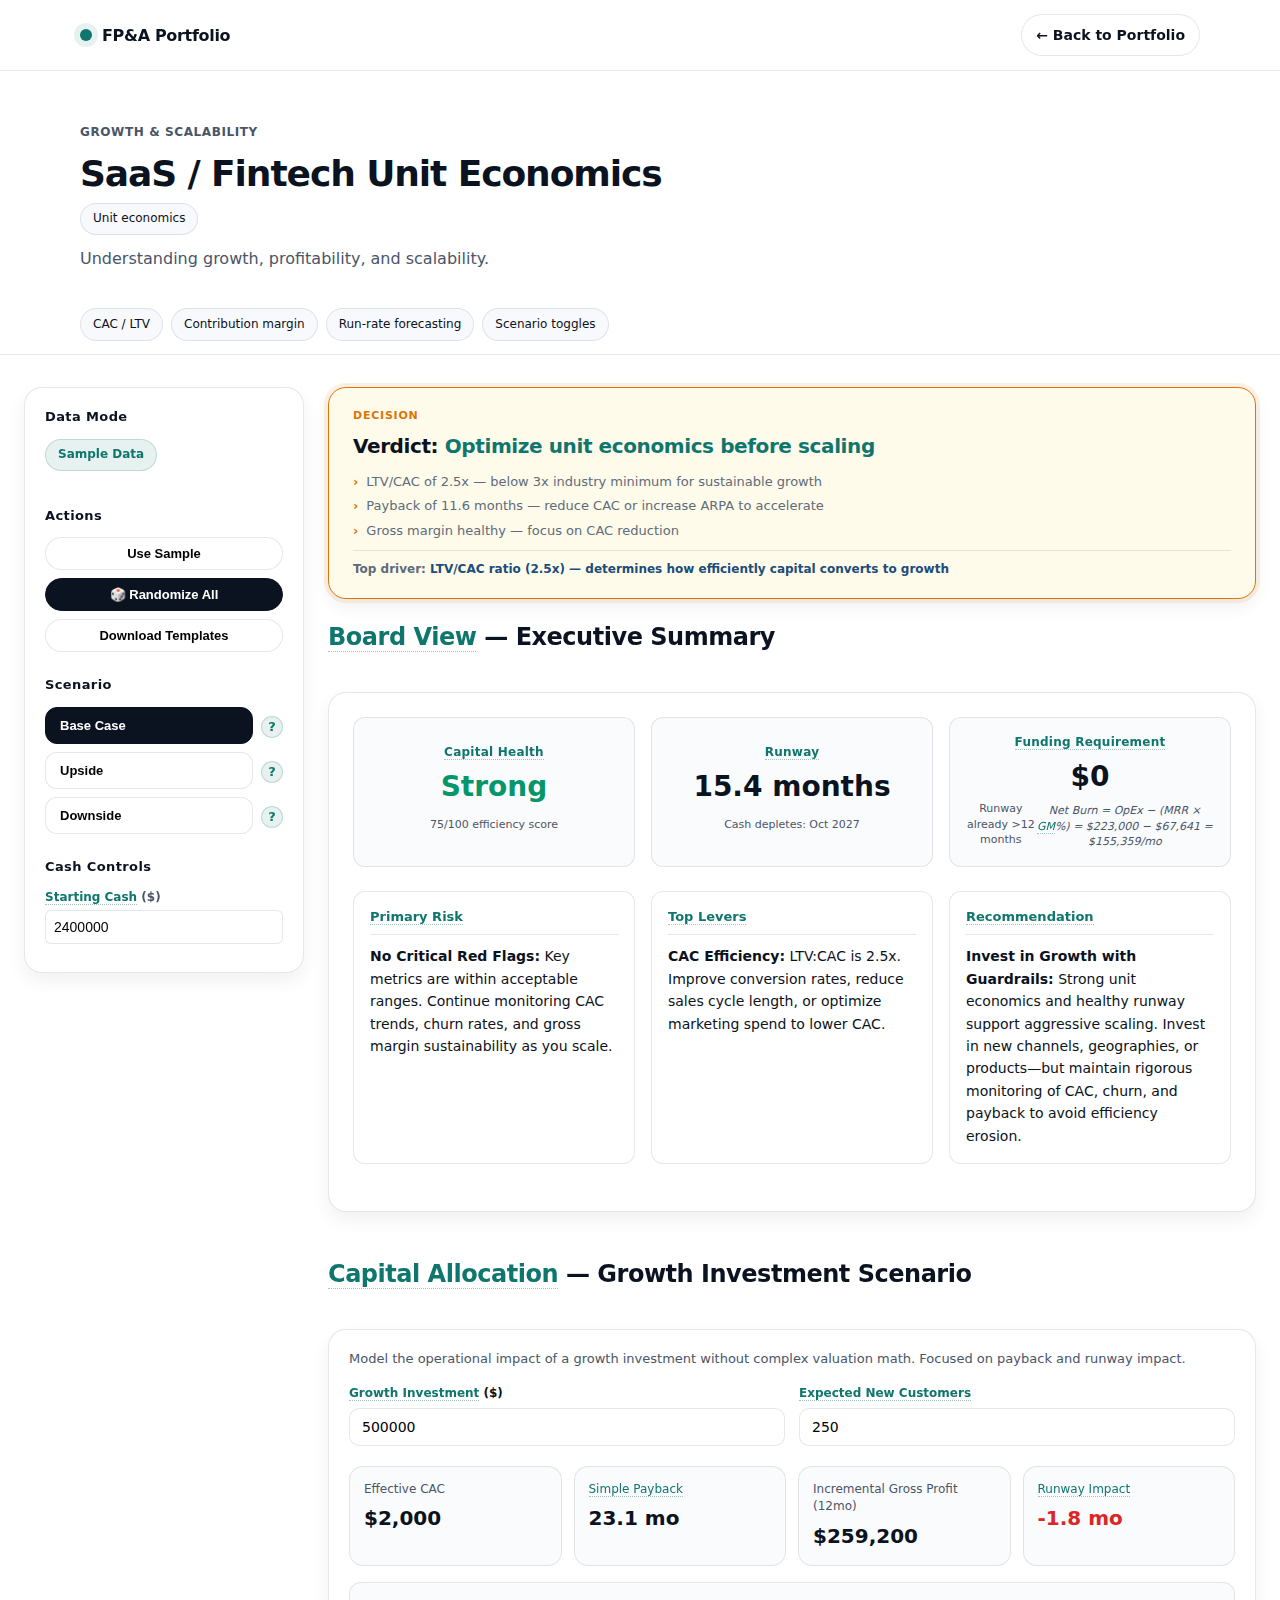
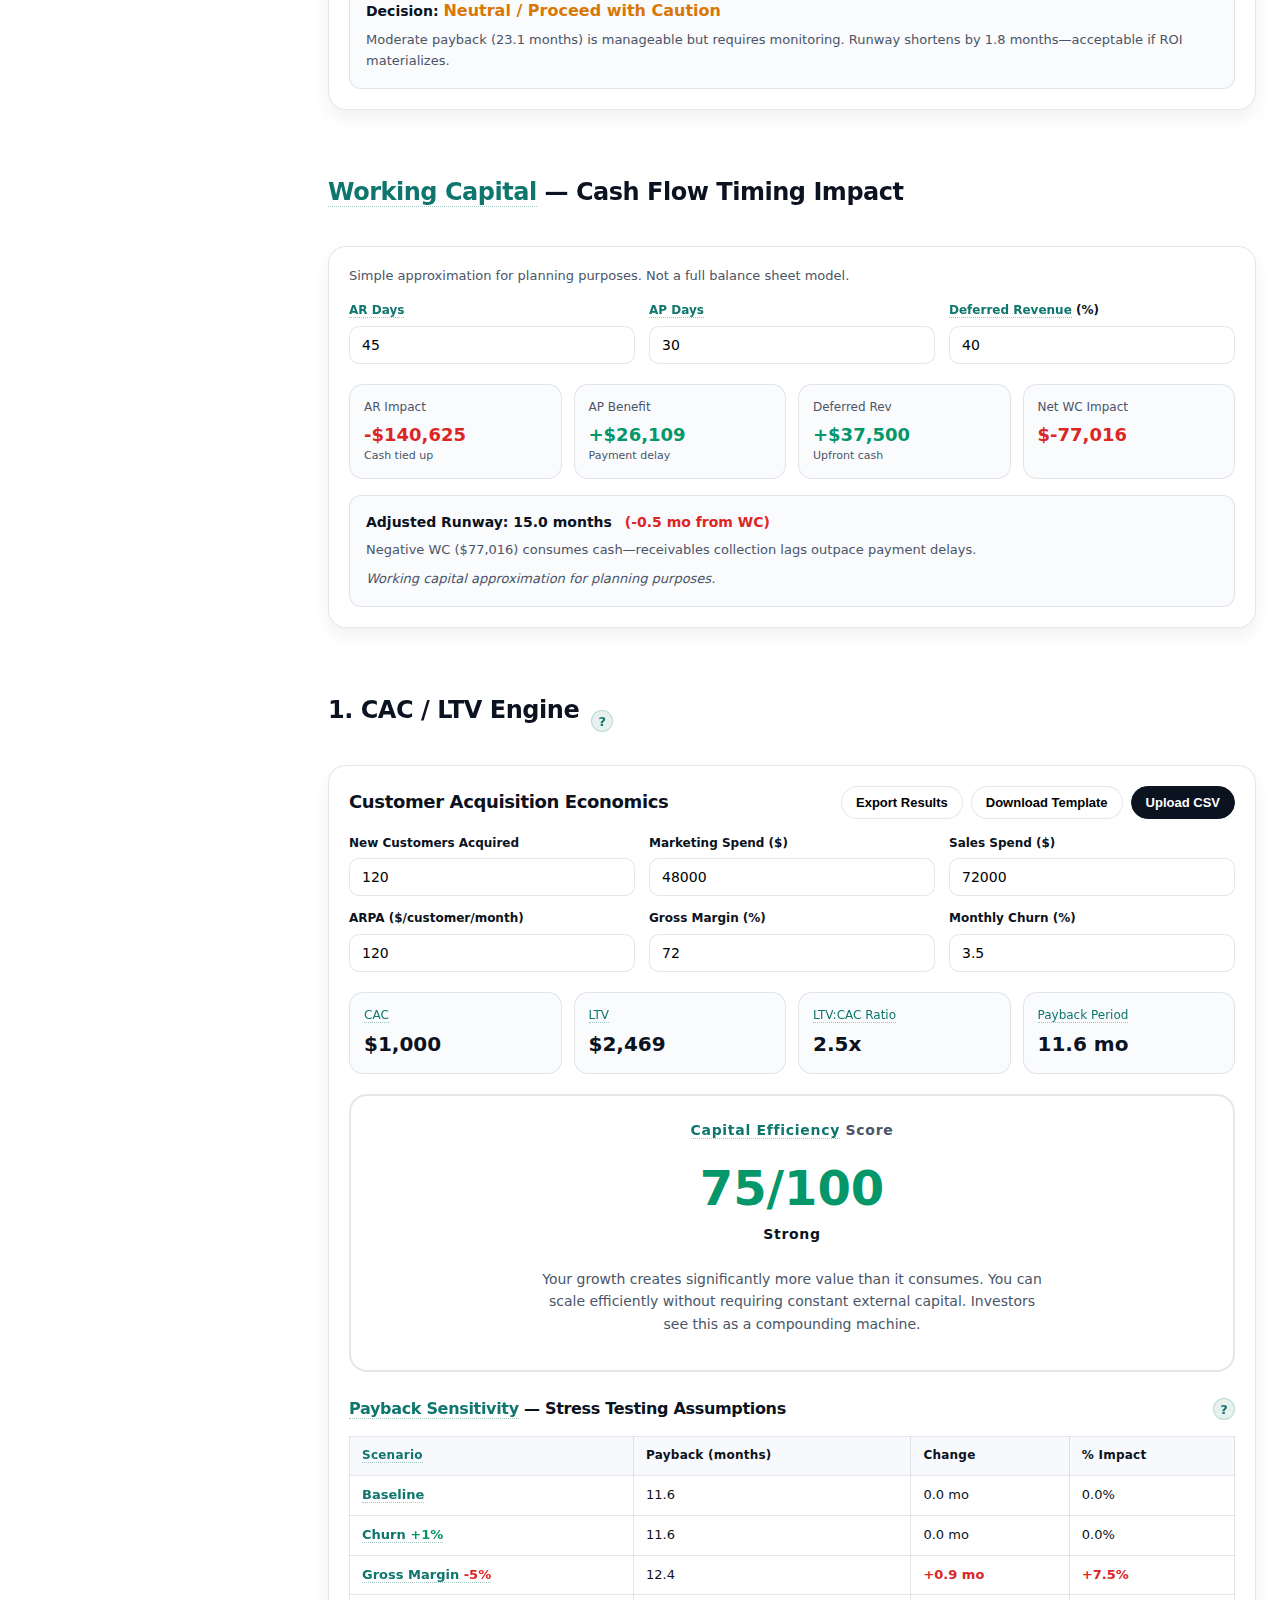
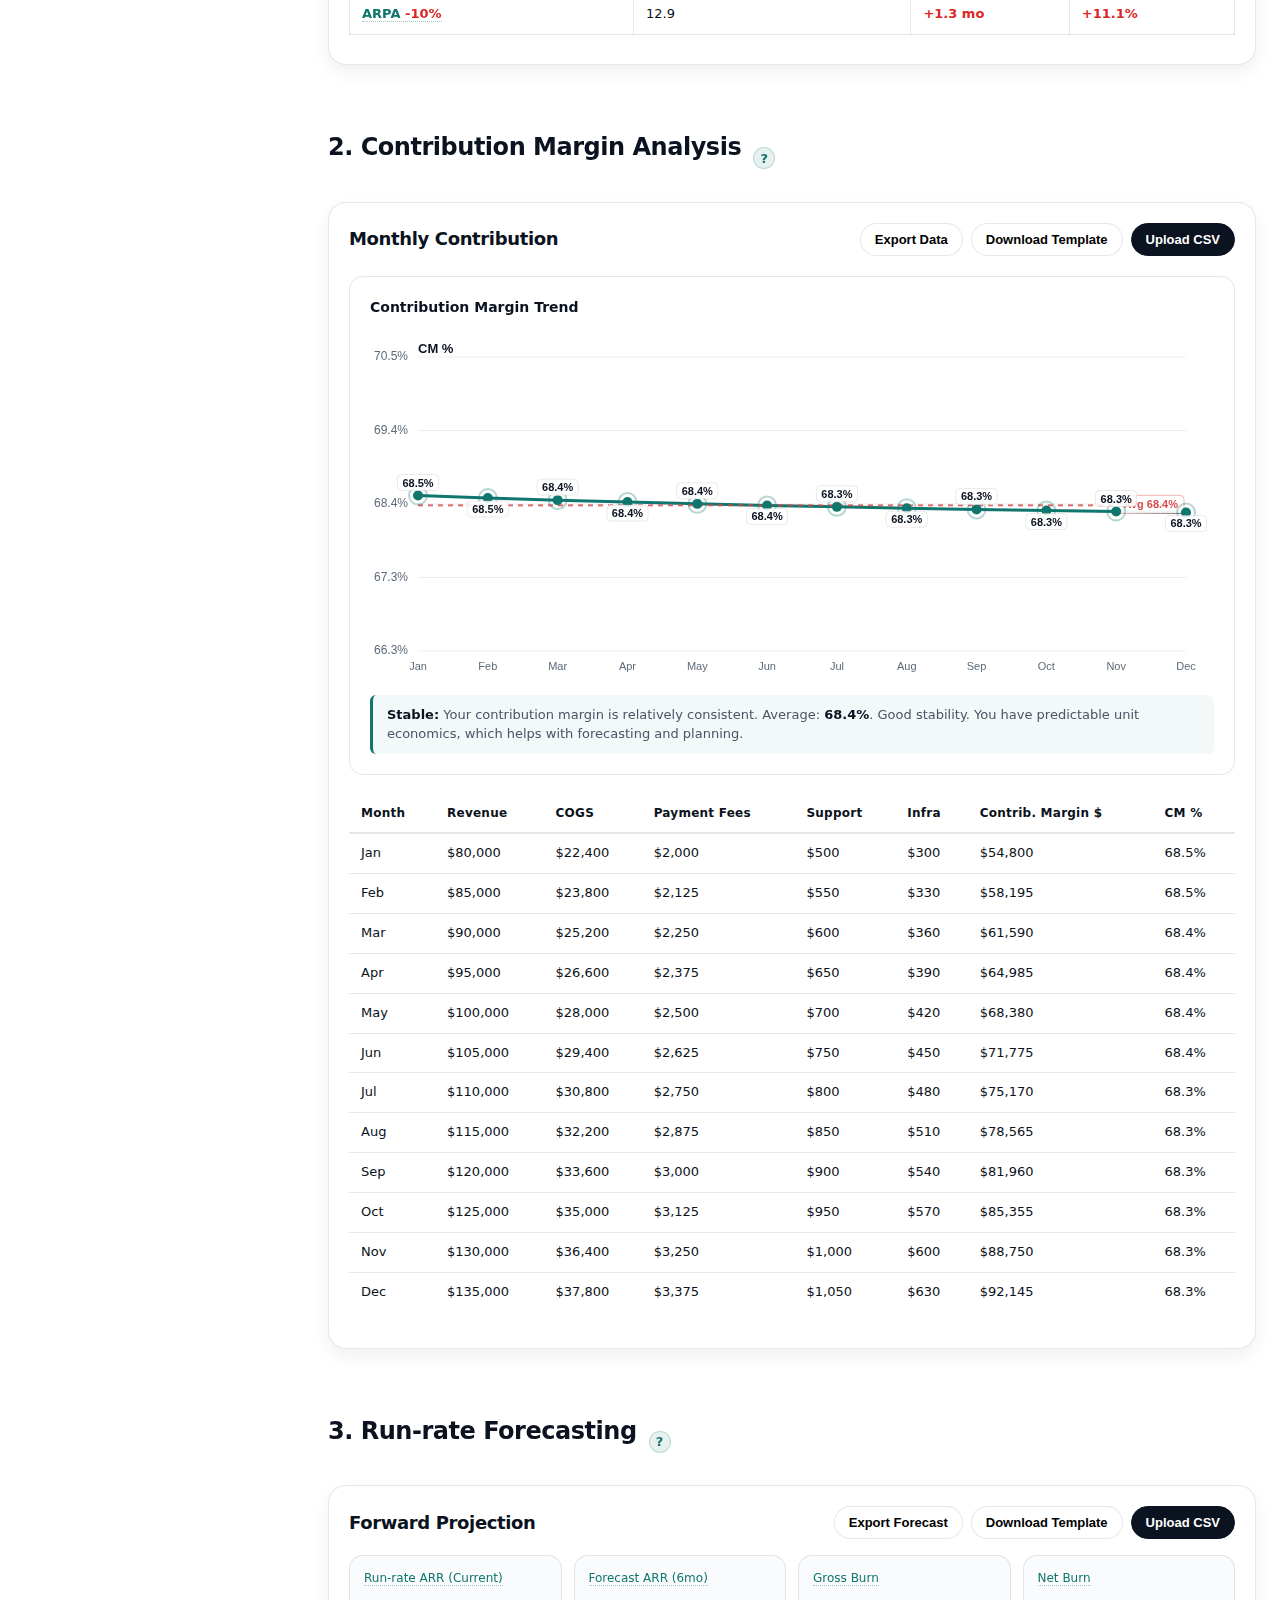
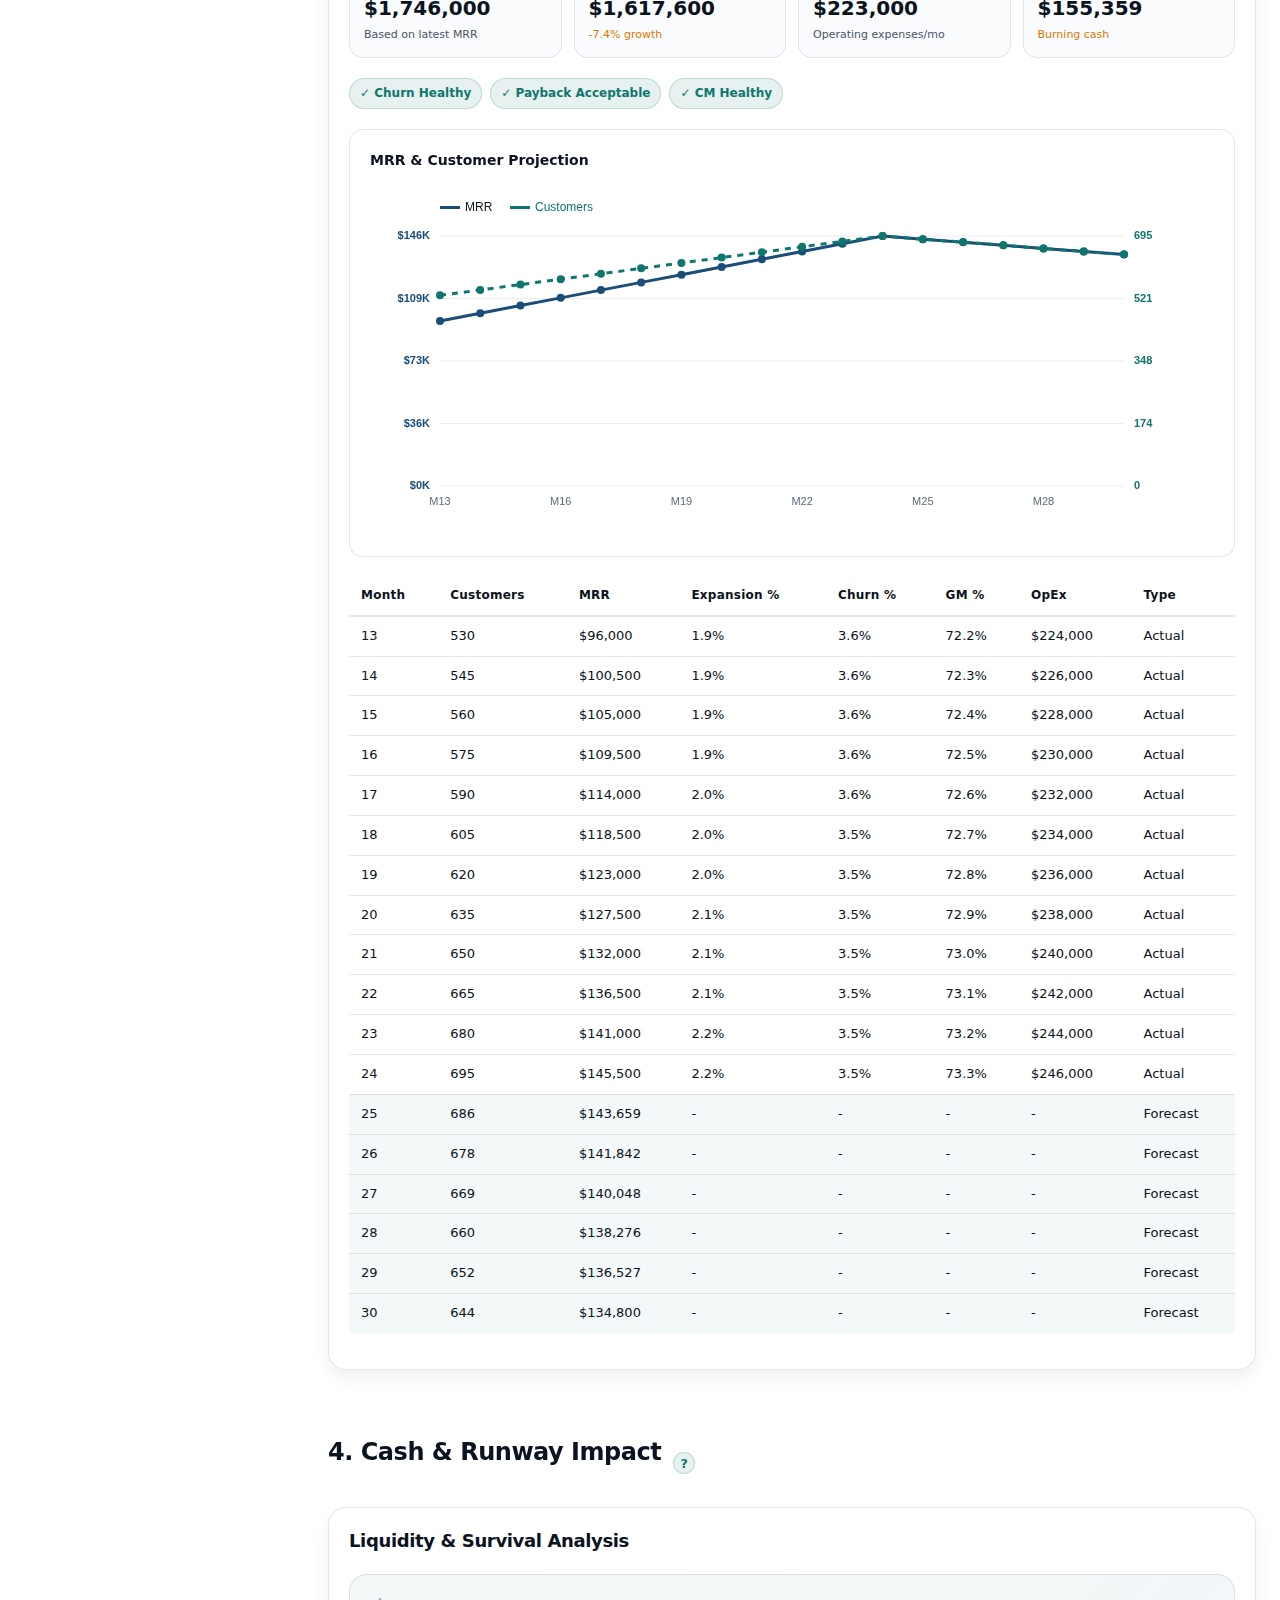
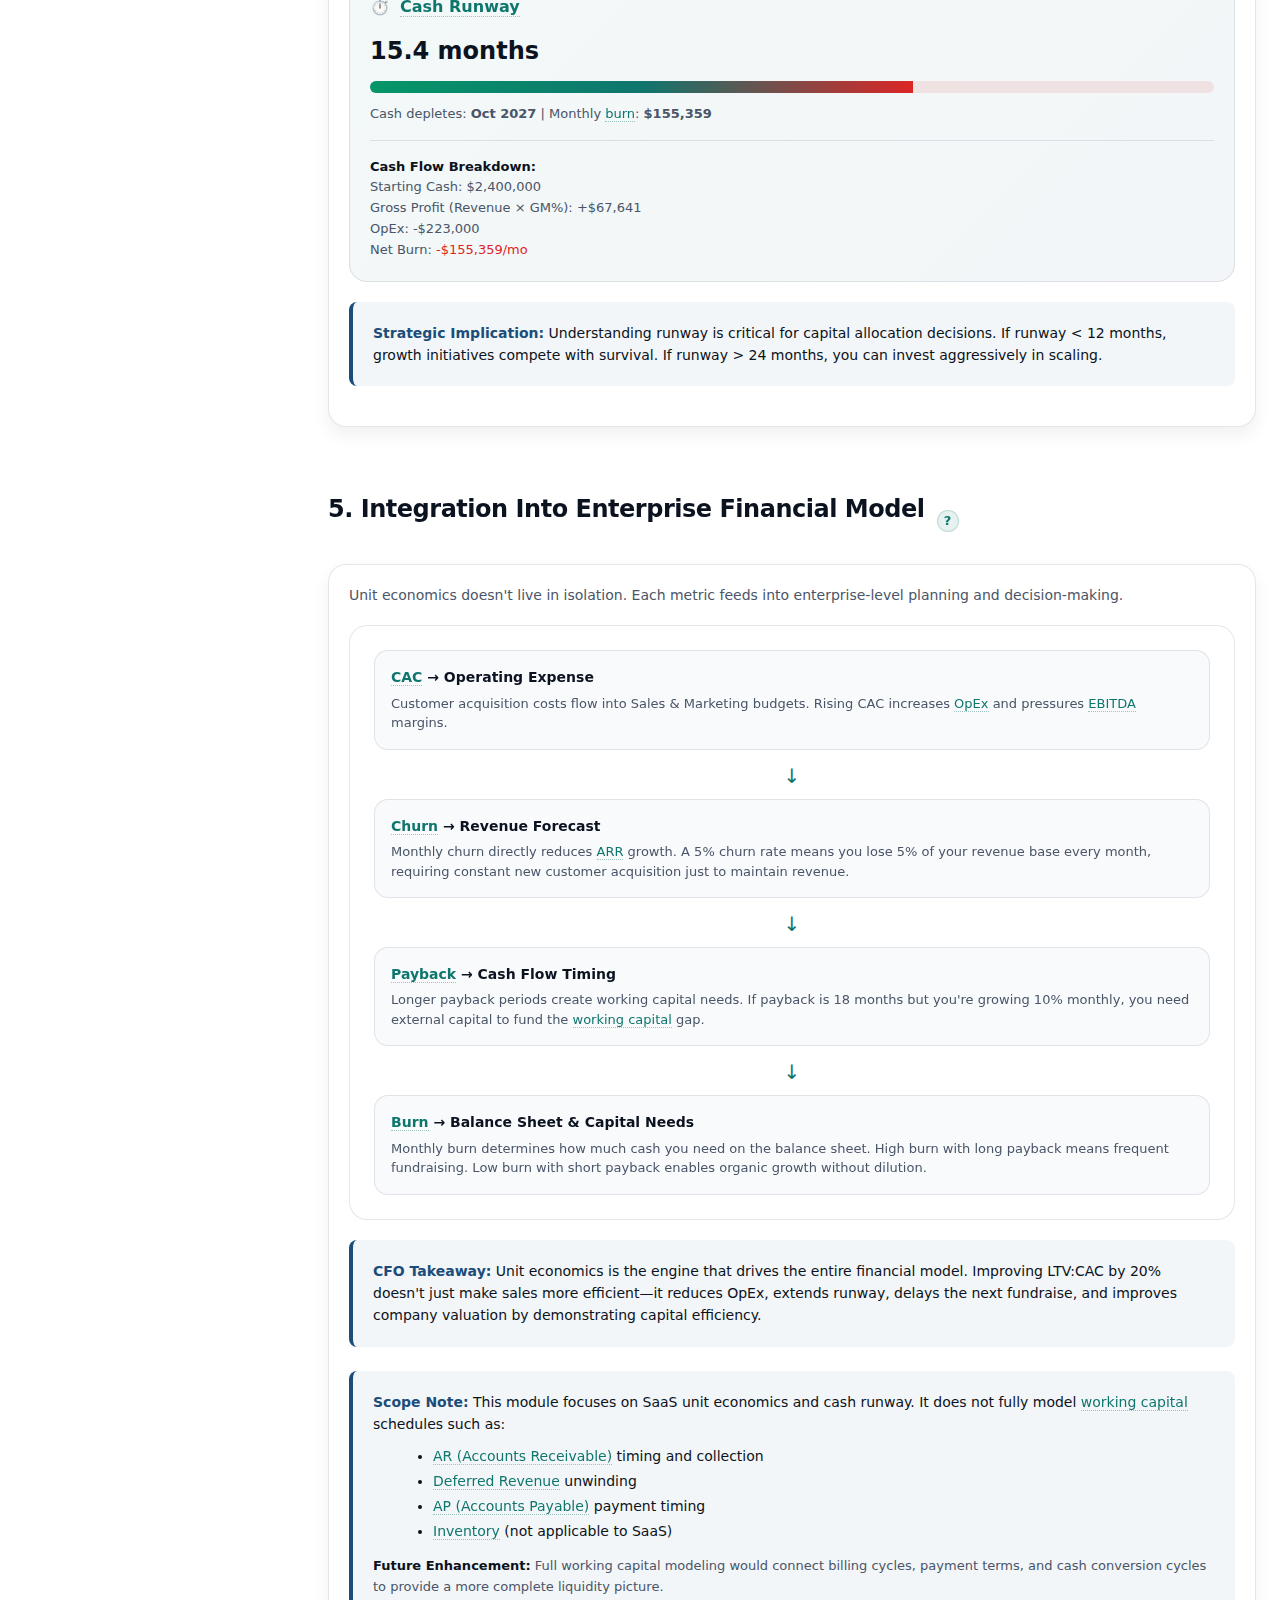
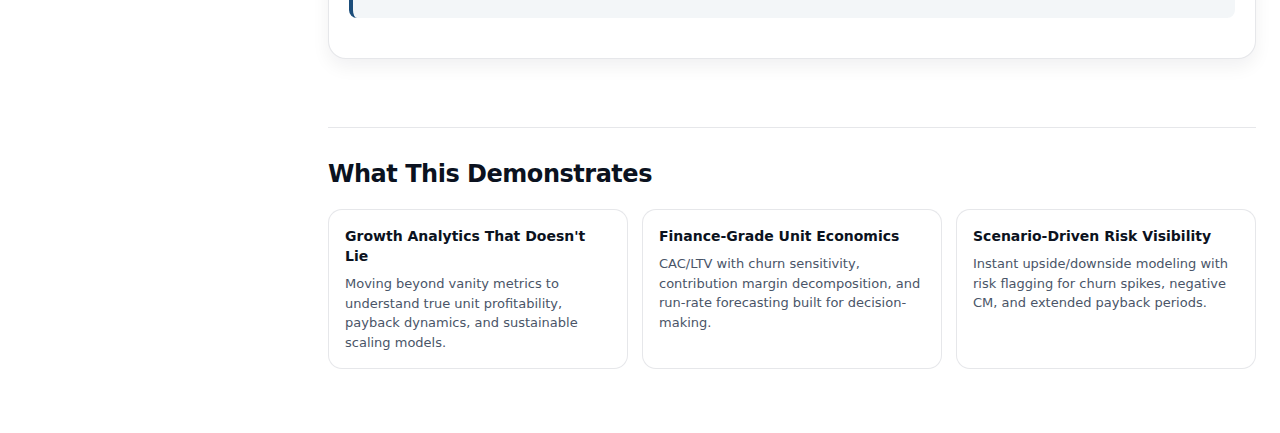
<file: unit-economics.html>
<!DOCTYPE html>
<html lang="en">
<head>
  <meta charset="UTF-8">
  <meta name="viewport" content="width=device-width, initial-scale=1.0">
  <title>SaaS / Fintech Unit Economics · FP&A Portfolio</title>
  <link rel="stylesheet" href="./style.css" />
  <link rel="icon" type="image/png" href="favicon.png">
  <style>
    /* Module-specific styles */
    .module-hero {
      padding: 48px 0 32px 0;
      border-bottom: 1px solid var(--border);
    }
    .module-label {
      display: inline-flex;
      align-items: center;
      gap: 8px;
      font-size: 12px;
      color: var(--muted);
      letter-spacing: 0.05em;
      margin-bottom: 12px;
    }
    .module-title {
      font-size: 36px;
      line-height: 1.1;
      letter-spacing: -0.03em;
      margin-bottom: 10px;
    }
    .module-pill {
      display: inline-flex;
      font-size: 12px;
      padding: 6px 12px;
      border-radius: 999px;
      border: 1px solid var(--border);
      background: rgba(246,248,251,0.8);
      color: var(--text);
      margin-bottom: 12px;
    }
    .module-subtitle {
      font-size: 16px;
      color: var(--muted);
      margin-bottom: 16px;
    }
    .module-problem {
      font-size: 15px;
      color: var(--text);
      font-weight: 520;
      max-width: 68ch;
      margin-bottom: 12px;
    }
    .module-role {
      font-size: 14px;
      color: var(--muted);
      margin-bottom: 14px;
    }
    .feature-chips {
      display: flex;
      flex-wrap: wrap;
      gap: 8px;
      margin-top: 16px;
    }
    .chip {
      font-size: 12px;
      padding: 7px 12px;
      border-radius: 999px;
      border: 1px solid var(--border);
      background: rgba(246,248,251,0.8);
      color: var(--text);
    }
    
    /* Main layout with sidebar */
    .module-layout {
      display: grid;
      grid-template-columns: 280px 1fr;
      gap: 24px;
      align-items: start;
      max-width: 1400px;
      margin: 0 auto;
      padding: 32px 24px;
    }
    
    /* Sticky sidebar */
    .sidebar {
      position: sticky;
      top: 80px;
      padding: 20px;
      background: white;
      border: 1px solid var(--border);
      border-radius: var(--radius);
      box-shadow: var(--shadow-soft);
    }
    .sidebar-section {
      margin-bottom: 24px;
    }
    .sidebar-section:last-child {
      margin-bottom: 0;
    }
    .sidebar-title {
      font-size: 13px;
      font-weight: 650;
      color: var(--text);
      margin-bottom: 12px;
      letter-spacing: 0.03em;
    }
    .data-badge {
      font-size: 12px;
      padding: 6px 12px;
      border-radius: 999px;
      background: rgba(15,118,110,0.10);
      border: 1px solid rgba(15,118,110,0.20);
      color: var(--accent);
      font-weight: 600;
      display: inline-block;
      margin-bottom: 12px;
    }
    .data-badge.random {
      background: #fef3c7;
      border: 1px solid #fbbf24;
      color: #92400e;
    }
    .sidebar-buttons {
      display: flex;
      flex-direction: column;
      gap: 8px;
    }
    
    /* Scenario tabs in sidebar */
    .scenario-tabs {
      display: flex;
      flex-direction: column;
      gap: 8px;
    }
    .scenario-tab {
      padding: 10px 14px;
      border-radius: 12px;
      border: 1px solid var(--border);
      background: white;
      cursor: pointer;
      font-size: 13px;
      font-weight: 600;
      transition: all 140ms ease;
      text-align: left;
    }
    .scenario-tab:hover {
      border-color: rgba(12, 23, 45, 0.18);
      box-shadow: 0 4px 12px rgba(11,18,32,0.06);
    }
    .scenario-tab.active {
      background: var(--text);
      color: white;
      border-color: var(--text);
    }
    
    /* Main content area */
    .main-content {
      min-width: 0;
    }
    
    /* Module sections */
    .module-section {
      padding: 0 0 48px 0;
    }
    .module-section-title {
      font-size: 24px;
      margin-bottom: 20px;
      letter-spacing: -0.02em;
    }
    .module-card {
      background: white;
      border: 1px solid var(--border);
      border-radius: var(--radius);
      padding: 20px;
      margin-bottom: 20px;
      box-shadow: var(--shadow-soft);
    }
    .card-header {
      display: flex;
      align-items: center;
      justify-content: space-between;
      margin-bottom: 16px;
      flex-wrap: wrap;
      gap: 10px;
    }
    .card-title {
      font-size: 18px;
      font-weight: 650;
    }
    .card-actions {
      display: flex;
      gap: 8px;
      flex-wrap: wrap;
    }
    
    /* Buttons */
    .btn-small {
      padding: 8px 14px;
      font-size: 13px;
      border-radius: 999px;
      font-weight: 600;
      border: 1px solid var(--border);
      background: white;
      cursor: pointer;
      transition: all 140ms ease;
      white-space: nowrap;
    }
    .btn-small:hover {
      border-color: rgba(12, 23, 45, 0.18);
      box-shadow: 0 4px 12px rgba(11,18,32,0.06);
    }
    .btn-small:active {
      transform: translateY(1px);
    }
    .btn-primary {
      background: var(--text);
      color: white;
      border-color: var(--text);
    }
    .btn-primary:hover {
      box-shadow: 0 6px 18px rgba(11,18,32,0.12);
    }
    .btn-full {
      width: 100%;
      justify-content: center;
      display: flex;
    }
    
    /* KPI grid */
    .kpi-grid {
      display: grid;
      grid-template-columns: repeat(auto-fit, minmax(180px, 1fr));
      gap: 12px;
      margin-bottom: 20px;
    }
    .kpi-box {
      padding: 14px;
      border: 1px solid var(--border);
      border-radius: var(--radius-sm);
      background: rgba(246,248,251,0.6);
    }
    .kpi-box-label {
      font-size: 12px;
      color: var(--muted);
      margin-bottom: 6px;
    }
    .kpi-box-value {
      font-size: 20px;
      font-weight: 650;
    }
    
    /* Tables */
    .data-table {
      width: 100%;
      border-collapse: collapse;
      font-size: 13px;
      margin: 16px 0;
    }
    .data-table th {
      text-align: left;
      padding: 10px 12px;
      border-bottom: 2px solid var(--border);
      font-weight: 650;
      color: var(--text);
      font-size: 12px;
      letter-spacing: 0.02em;
    }
    .data-table td {
      padding: 10px 12px;
      border-bottom: 1px solid var(--border);
    }
    .data-table tr:last-child td {
      border-bottom: none;
    }
    .data-table tr:hover {
      background: rgba(246,248,251,0.5);
    }
    
    /* Charts - optimized for space */
    .chart-container {
      margin: 20px 0;
      padding: 20px;
      border: 1px solid var(--border);
      border-radius: var(--radius-sm);
      background: white;
      position: relative;
    }
    .chart-title {
      font-size: 14px;
      font-weight: 650;
      margin-bottom: 16px;
      color: var(--text);
    }
    .chart-wrapper {
      position: relative;
      width: 100%;
    }
    .chart-canvas {
      display: block;
      width: 100%;
      height: auto;
    }
    .chart-tooltip {
      position: absolute;
      background: rgba(11, 18, 32, 0.95);
      color: white;
      padding: 10px 14px;
      border-radius: 8px;
      font-size: 12px;
      pointer-events: none;
      opacity: 0;
      transition: opacity 150ms ease;
      z-index: 100;
      white-space: nowrap;
      box-shadow: 0 4px 12px rgba(0, 0, 0, 0.3);
    }
    .chart-tooltip.visible {
      opacity: 1;
    }
    .chart-tooltip strong {
      display: block;
      margin-bottom: 4px;
      font-size: 13px;
    }
    
    /* Input grid */
    .input-grid {
      display: grid;
      grid-template-columns: repeat(auto-fit, minmax(220px, 1fr));
      gap: 14px;
      margin-bottom: 20px;
    }
    .input-field {
      display: flex;
      flex-direction: column;
      gap: 6px;
    }
    .input-field label {
      font-size: 12px;
      font-weight: 600;
      color: var(--text);
    }
    .input-field input {
      padding: 10px 12px;
      border: 1px solid var(--border);
      border-radius: 10px;
      font-size: 14px;
      font-family: var(--font-sans);
      background: white;
    }
    .input-field input:focus {
      outline: none;
      border-color: var(--accent);
    }
    
    /* Tooltips */
    .tooltip {
      position: relative;
      display: inline-block;
      cursor: help;
      border-bottom: 1px dotted var(--muted);
    }
    .tooltip:hover::after {
      content: attr(data-tooltip);
      position: absolute;
      bottom: 100%;
      left: 50%;
      transform: translateX(-50%);
      padding: 8px 12px;
      background: var(--text);
      color: white;
      font-size: 12px;
      border-radius: 8px;
      white-space: nowrap;
      z-index: 100;
      margin-bottom: 6px;
    }
    
    /* Section header with tooltip */
    .section-header-with-help {
      display: flex;
      align-items: center;
      gap: 12px;
      position: relative;
      margin-bottom: 20px;
    }
    
    .help-icon {
      display: inline-flex;
      align-items: center;
      justify-content: center;
      width: 22px;
      height: 22px;
      border-radius: 50%;
      background: rgba(15, 118, 110, 0.10);
      border: 1px solid rgba(15, 118, 110, 0.20);
      color: var(--accent);
      font-size: 13px;
      font-weight: 700;
      cursor: help;
      position: relative;
      flex-shrink: 0;
      margin-top: 2px; /* Fine-tune vertical alignment */
    }
    
    .help-icon::before {
      content: '?';
    }
    
    .help-icon:hover::after {
      content: attr(data-help);
      position: absolute;
      top: 100%;
      left: 50%;
      transform: translateX(-50%);
      margin-top: 8px;
      padding: 12px 16px;
      background: var(--text);
      color: white;
      font-size: 13px;
      line-height: 1.5;
      border-radius: 10px;
      white-space: normal;
      width: 320px;
      z-index: 1000;
      box-shadow: var(--shadow);
      font-weight: 400;
      text-align: left;
    }
    
    /* Inline term helper */
    .term-helper {
      position: relative;
      cursor: help;
      border-bottom: 1px dotted rgba(15, 118, 110, 0.4);
      color: var(--accent);
    }
    
    .term-helper:hover::after {
      content: attr(data-definition);
      position: absolute;
      top: 100%;
      left: 0;
      margin-top: 6px;
      padding: 10px 14px;
      background: var(--text);
      color: white;
      font-size: 12px;
      line-height: 1.5;
      border-radius: 8px;
      white-space: normal;
      width: 260px;
      z-index: 1000;
      box-shadow: var(--shadow);
      font-weight: 400;
    }
    
    /* Chart explanation */
    .chart-explanation {
      margin-top: 12px;
      padding: 10px 14px;
      background: rgba(15, 118, 110, 0.05);
      border-left: 3px solid var(--accent);
      border-radius: 6px;
      font-size: 13px;
      color: var(--muted);
      line-height: 1.5;
    }
    
    .chart-explanation strong {
      color: var(--text);
      font-weight: 600;
    }
    
    /* File upload */
    .file-input-wrapper {
      position: relative;
      display: inline-block;
    }
    .file-input-wrapper input[type="file"] {
      position: absolute;
      opacity: 0;
      width: 100%;
      height: 100%;
      cursor: pointer;
    }
    
    /* Demo section */
    .demo-section {
      padding: 32px 0;
      border-top: 1px solid var(--border);
    }
    .demo-grid {
      display: grid;
      grid-template-columns: repeat(auto-fit, minmax(280px, 1fr));
      gap: 14px;
    }
    .demo-card {
      padding: 16px;
      border: 1px solid var(--border);
      border-radius: var(--radius-sm);
      background: white;
    }
    .demo-card-title {
      font-size: 14px;
      font-weight: 650;
      margin-bottom: 8px;
    }
    .demo-card-text {
      font-size: 13px;
      color: var(--muted);
      line-height: 1.5;
    }
    
    /* Risk flags */
    .risk-flags {
      display: flex;
      flex-wrap: wrap;
      gap: 8px;
      margin-top: 12px;
    }
    .risk-flag {
      font-size: 12px;
      padding: 6px 10px;
      border-radius: 999px;
      background: rgba(220, 38, 38, 0.10);
      border: 1px solid rgba(220, 38, 38, 0.20);
      color: #dc2626;
      font-weight: 600;
    }
    .risk-flag.ok {
      background: rgba(15, 118, 110, 0.10);
      border: 1px solid rgba(15, 118, 110, 0.20);
      color: var(--accent);
    }
    
    /* Sensitivity Table */
    .sensitivity-table {
      width: 100%;
      border-collapse: collapse;
      margin-top: 16px;
      font-size: 13px;
    }
    .sensitivity-table th {
      text-align: left;
      padding: 10px 12px;
      background: rgba(246,248,251,0.8);
      border: 1px solid var(--border);
      font-weight: 650;
      font-size: 12px;
      letter-spacing: 0.02em;
    }
    .sensitivity-table td {
      padding: 10px 12px;
      border: 1px solid var(--border);
      background: white;
    }
    .sensitivity-deterioration {
      color: #dc2626;
      font-weight: 600;
    }
    .sensitivity-improvement {
      color: #059669;
      font-weight: 600;
    }
    
    /* Cash & Runway Widget */
    .cash-widget {
      padding: 20px;
      background: linear-gradient(135deg, rgba(15, 118, 110, 0.05) 0%, rgba(27, 77, 122, 0.05) 100%);
      border: 1px solid var(--border);
      border-radius: var(--radius);
      margin-top: 20px;
    }
    .cash-widget-title {
      font-size: 16px;
      font-weight: 650;
      margin-bottom: 16px;
      display: flex;
      align-items: center;
      gap: 10px;
    }
    .runway-bar {
      height: 12px;
      background: rgba(220, 38, 38, 0.10);
      border-radius: 6px;
      overflow: hidden;
      margin: 12px 0;
      position: relative;
    }
    .runway-fill {
      height: 100%;
      background: linear-gradient(90deg, #059669 0%, #0f766e 50%, #dc2626 100%);
      transition: width 300ms ease;
    }
    .runway-months {
      font-size: 24px;
      font-weight: 700;
      color: var(--text);
      margin: 8px 0;
    }
    .funding-warning {
      padding: 12px 16px;
      background: rgba(220, 38, 38, 0.10);
      border-left: 3px solid #dc2626;
      border-radius: 6px;
      margin-top: 12px;
      font-size: 13px;
      color: #dc2626;
      font-weight: 600;
    }
    .cash-generating {
      padding: 12px 16px;
      background: rgba(5, 150, 105, 0.10);
      border-left: 3px solid #059669;
      border-radius: 6px;
      margin-top: 12px;
      font-size: 13px;
      color: #059669;
      font-weight: 600;
    }
    
    /* Capital Efficiency Score */
    .efficiency-score-card {
      padding: 24px;
      background: white;
      border: 2px solid var(--border);
      border-radius: var(--radius);
      text-align: center;
      margin-top: 20px;
      min-height: 240px;
      display: flex;
      flex-direction: column;
      justify-content: center;
    }
    .efficiency-score {
      font-size: 48px;
      font-weight: 700;
      line-height: 1;
      margin: 12px 0;
    }
    .efficiency-score.strong {
      color: #059669;
    }
    .efficiency-score.moderate {
      color: #d97706;
    }
    .efficiency-score.fragile {
      color: #dc2626;
    }
    .efficiency-rating {
      font-size: 14px;
      font-weight: 600;
      letter-spacing: 0.05em;
      margin-bottom: 12px;
    }
    .efficiency-interpretation {
      font-size: 14px;
      color: var(--muted);
      line-height: 1.6;
      max-width: 500px;
      margin: 0 auto;
      min-height: 90px;
      display: flex;
      align-items: center;
      justify-content: center;
    }
    
    /* Integration Diagram */
    .integration-diagram {
      padding: 24px;
      background: white;
      border: 1px solid var(--border);
      border-radius: var(--radius);
      margin-top: 20px;
    }
    .flow-step {
      padding: 16px;
      background: rgba(246,248,251,0.7);
      border: 1px solid var(--border);
      border-radius: var(--radius-sm);
      margin-bottom: 12px;
      position: relative;
    }
    .flow-step:last-child {
      margin-bottom: 0;
    }
    .flow-arrow {
      text-align: center;
      color: var(--accent);
      font-size: 20px;
      margin: 8px 0;
    }
    .flow-label {
      font-weight: 650;
      font-size: 14px;
      margin-bottom: 6px;
    }
    .flow-description {
      font-size: 13px;
      color: var(--muted);
      line-height: 1.5;
    }
    
    /* Strategic callout */
    .strategic-callout {
      padding: 20px;
      background: rgba(27, 77, 122, 0.05);
      border-left: 4px solid var(--accent-2);
      border-radius: 8px;
      margin: 20px 0;
      font-size: 14px;
      line-height: 1.6;
      color: var(--text);
    }
    .strategic-callout strong {
      color: var(--accent-2);
    }
    
    /* Responsive */
    @media (max-width: 1024px) {
      .module-layout {
        grid-template-columns: 1fr;
      }
      .sidebar {
        position: relative;
        top: 0;
      }
      .scenario-tabs {
        flex-direction: row;
      }
      .sidebar-buttons {
        flex-direction: row;
        flex-wrap: wrap;
      }
    }
    
    /* Board View Styles */
    .board-view-container {
      background: white;
      border: 1px solid var(--border);
      border-radius: var(--radius);
      padding: 24px;
      box-shadow: var(--shadow-soft);
      min-height: 520px;
    }
    
    .board-kpi-grid {
      display: grid;
      grid-template-columns: repeat(3, 1fr);
      gap: 16px;
      margin-bottom: 24px;
    }
    
    .board-kpi-card {
      padding: 16px;
      background: rgba(246, 248, 251, 0.5);
      border: 1px solid var(--border);
      border-radius: 12px;
      text-align: center;
      min-height: 120px;
      display: flex;
      flex-direction: column;
      justify-content: center;
    }
    
    .board-kpi-label {
      font-size: 12px;
      font-weight: 600;
      color: var(--muted);
      margin-bottom: 8px;
      letter-spacing: 0.02em;
    }
    
    .board-kpi-value {
      font-size: 28px;
      font-weight: 700;
      line-height: 1.2;
      margin-bottom: 6px;
      min-height: 34px;
      display: flex;
      align-items: center;
      justify-content: center;
    }
    
    .board-kpi-value.strong {
      color: #059669;
    }
    
    .board-kpi-value.moderate {
      color: #d97706;
    }
    
    .board-kpi-value.fragile {
      color: #dc2626;
    }
    
    .board-kpi-value.cash-generating {
      color: #059669;
    }
    
    .board-kpi-value.near-breakeven {
      color: #d97706;
    }
    
    .board-kpi-value.normal-burn {
      color: var(--text);
    }
    
    .board-kpi-note {
      font-size: 11px;
      color: var(--muted);
      line-height: 1.4;
      min-height: 30px;
      display: flex;
      align-items: center;
      justify-content: center;
    }
    
    .board-narrative-grid {
      display: grid;
      grid-template-columns: repeat(3, 1fr);
      gap: 16px;
    }
    
    .board-narrative-card {
      padding: 16px;
      background: white;
      border: 1px solid var(--border);
      border-radius: 12px;
      min-height: 200px;
      display: flex;
      flex-direction: column;
    }
    
    .board-narrative-title {
      font-size: 13px;
      font-weight: 650;
      color: var(--text);
      margin-bottom: 10px;
      padding-bottom: 8px;
      border-bottom: 1px solid var(--border);
      flex-shrink: 0;
    }
    
    .board-narrative-content {
      font-size: 14px;
      line-height: 1.6;
      color: var(--text);
      flex: 1;
      overflow-y: auto;
    }
    
    @media (max-width: 1024px) {
      .board-kpi-grid,
      .board-narrative-grid {
        grid-template-columns: 1fr;
      }
      
      .board-view-container {
        min-height: auto;
      }
      
      .board-kpi-card,
      .board-narrative-card {
        min-height: auto;
      }
    }
    
    /* Capital Allocation & Working Capital Styles */
    .allocation-results,
    .wc-results {
      transition: opacity 0.3s ease;
    }
    
    .allocation-results .strong,
    .wc-results .strong {
      color: #059669;
      font-weight: 600;
    }
    
    .allocation-results .moderate,
    .wc-results .moderate {
      color: #d97706;
      font-weight: 600;
    }
    
    .allocation-results .fragile,
    .wc-results .fragile {
      color: #dc2626;
      font-weight: 600;
    }

    /* ── Standardized Decision Box ── */
    .decision-box {
      border: 1.5px solid var(--accent, #0f766e);
      border-radius: 18px;
      padding: 20px 24px;
      margin-bottom: 24px;
      background: white;
      box-shadow: 0 0 0 4px rgba(15,118,110,0.08), 0 8px 18px rgba(11,18,32,0.06);
      transition: border-color 200ms ease, box-shadow 200ms ease, background 200ms ease;
    }
    .decision-box--positive {
      border-color: #0f766e; background: #f0fdf9;
      box-shadow: 0 0 0 4px rgba(15,118,110,0.10), 0 8px 18px rgba(11,18,32,0.06);
    }
    .decision-box--positive .decision-box-eyebrow { color: #0f766e; }
    .decision-box--positive .verdict-action        { color: #0f766e; }
    .decision-box--positive .decision-box-bullets li::before { color: #0f766e; }
    .decision-box--warning {
      border-color: #d97706; background: #fffbeb;
      box-shadow: 0 0 0 4px rgba(217,119,6,0.10), 0 8px 18px rgba(11,18,32,0.06);
    }
    .decision-box--warning .decision-box-eyebrow { color: #d97706; }
    .decision-box--warning .verdict-action        { color: #d97706; }
    .decision-box--warning .decision-box-bullets li::before { color: #d97706; }
    .decision-box--negative {
      border-color: #dc2626; background: #fef2f2;
      box-shadow: 0 0 0 4px rgba(220,38,38,0.10), 0 8px 18px rgba(11,18,32,0.06);
    }
    .decision-box--negative .decision-box-eyebrow { color: #dc2626; }
    .decision-box--negative .verdict-action        { color: #dc2626; }
    .decision-box--negative .decision-box-bullets li::before { color: #dc2626; }
    .decision-box-eyebrow {
      font-size: 11px; font-weight: 700; text-transform: uppercase;
      letter-spacing: 0.07em; color: #0f766e; margin-bottom: 8px;
    }
    .decision-box-verdict {
      font-size: 20px; font-weight: 700; letter-spacing: -0.02em;
      color: #0b1220; margin-bottom: 12px;
    }
    .decision-box-verdict .verdict-action { color: #0f766e; }
    .decision-box-bullets {
      list-style: none; margin: 0 0 10px 0; padding: 0;
      display: flex; flex-direction: column; gap: 6px;
    }
    .decision-box-bullets li {
      font-size: 13px; color: #5d6b7a;
      display: flex; align-items: flex-start; gap: 8px; line-height: 1.4;
    }
    .decision-box-bullets li::before {
      content: '›'; color: #0f766e; font-weight: 700; flex-shrink: 0;
    }
    .decision-box-next {
      font-size: 12px; font-weight: 600; color: #5d6b7a;
      border-top: 1px solid rgba(12,23,45,0.10); padding-top: 10px;
    }
    .decision-box-next span { color: #1b4d7a; }
  </style>
</head>
<body>

  <a href="#main-content" class="skip-link">Skip to content</a>

  <!-- Header -->
  <header class="site-header">
    <div class="container">
      <nav class="nav" aria-label="Main navigation">
        <a href="index.html" class="brand">
          <span class="brand-mark" aria-hidden="true"></span>
          FP&A Portfolio
        </a>
        <div class="nav-cta">
          <a href="index.html#card-unit-economics"" class="btn btn-ghost">← Back to Portfolio</a>
        </div>
      </nav>
    </div>
  </header>

  <main id="main-content">
    
    <!-- Hero -->
    <section class="module-hero">
      <div class="container">
        <div class="module-label">Growth & scalability</div>
        <h1 class="module-title">SaaS / Fintech Unit Economics</h1>
        <div class="module-pill">Unit economics</div>
        <p class="module-subtitle">Understanding growth, profitability, and scalability.</p>
        <p class="module-problem">Translate growth into margin and cash reality—so scale doesn't hide risk.</p>
        <p class="module-role">SaaS FP&A • Fintech Finance • Growth Analytics</p>
        <div class="feature-chips">
          <span class="chip">CAC / LTV</span>
          <span class="chip">Contribution margin</span>
          <span class="chip">Run-rate forecasting</span>
          <span class="chip">Scenario toggles</span>
        </div>
      </div>
    </section>

    <!-- Main Layout with Sidebar -->
    <div class="module-layout">
      
      <!-- Sticky Sidebar -->
      <aside class="sidebar">
        <div class="sidebar-section">
          <div class="sidebar-title">Data Mode</div>
          <div class="data-badge" id="dataModeBadge">Sample Data</div>
        </div>
        
        <div class="sidebar-section">
          <div class="sidebar-title">Actions</div>
          <div class="sidebar-buttons">
            <button onclick="useSampleData()" class="btn-small btn-full">Use Sample</button>
            <button onclick="randomizeAll()" class="btn-small btn-primary btn-full">🎲 Randomize All</button>
            <button onclick="downloadAllTemplates()" class="btn-small btn-full">Download Templates</button>
          </div>
        </div>
        
        <div class="sidebar-section">
          <div class="sidebar-title">Scenario</div>
          <div class="scenario-tabs">
            <div style="display: flex; align-items: center; gap: 8px;">
              <button class="scenario-tab active" onclick="setScenario('base')" data-scenario="base" style="flex: 1;">Base Case</button>
              <span class="help-icon" id="baseScenarioHelp" data-help="Loading..." style="flex-shrink: 0;"></span>
            </div>
            <div style="display: flex; align-items: center; gap: 8px;">
              <button class="scenario-tab" onclick="setScenario('upside')" data-scenario="upside" style="flex: 1;">Upside</button>
              <span class="help-icon" id="upsideScenarioHelp" data-help="Loading..." style="flex-shrink: 0;"></span>
            </div>
            <div style="display: flex; align-items: center; gap: 8px;">
              <button class="scenario-tab" onclick="setScenario('downside')" data-scenario="downside" style="flex: 1;">Downside</button>
              <span class="help-icon" id="downsideScenarioHelp" data-help="Loading..." style="flex-shrink: 0;"></span>
            </div>
          </div>
        </div>
        
        <div class="sidebar-section">
          <div class="sidebar-title">Cash Controls</div>
          <div style="margin-bottom: 8px;">
            <label style="font-size: 12px; font-weight: 600; color: var(--muted); display: block; margin-bottom: 4px;">
              <span class="term-helper" data-definition="Starting Cash Balance: The amount of cash you have today before adding future profit or burn. Used to estimate runway and funding requirements.">Starting Cash</span> ($)
            </label>
            <input type="number" id="cashBalance" value="2400000" onchange="computeCashRunway(); renderBoardView(); computeCapitalAllocation(); computeWorkingCapital();" style="width: 100%; padding: 8px; border: 1px solid var(--border); border-radius: 6px; font-size: 14px;">
          </div>
        </div>
      </aside>

      <!-- Main Content -->
      <div class="main-content">

        <!-- Board View - Executive Summary -->

          <!-- ── Decision Box ── -->
          <div class="decision-box" id="decisionBox">
            <div class="decision-box-eyebrow">Decision</div>
            <div id="decisionContent">
              <div class="decision-box-verdict" id="decisionVerdict">Load data to see the decision.</div>
              <ul class="decision-box-bullets" id="decisionBullets"></ul>
              <div class="decision-box-next" id="decisionNext"></div>
            </div>
          </div>
        <section class="module-section">
          <div class="section-header-with-help">
            <h2 class="module-section-title"><span class="term-helper" data-definition="Board View: Executive summary of your business's financial health, runway, and key priorities. Designed for quick board-level decision making without diving into detailed metrics.">Board View</span> — Executive Summary</h2>
          </div>
          
          <div class="board-view-container">
            <!-- Headline KPIs -->
            <div class="board-kpi-grid">
              <div class="board-kpi-card">
                <div class="board-kpi-label"><span class="term-helper" data-definition="Capital Health: Overall assessment of your unit economics and capital efficiency. Strong means you create more value than you consume. Fragile means growth requires significant external capital.">Capital Health</span></div>
                <div class="board-kpi-value" id="boardCapitalHealth">—</div>
                <div class="board-kpi-note" id="boardCapitalNote"></div>
              </div>
              
              <div class="board-kpi-card">
                <div class="board-kpi-label"><span class="term-helper" data-definition="Runway: Number of months your business can operate before depleting cash reserves at the current burn rate. Critical for planning fundraising timing and managing liquidity risk.">Runway</span></div>
                <div class="board-kpi-value" id="boardRunway">—</div>
                <div class="board-kpi-note" id="boardRunwayDate"></div>
              </div>
              
              <div class="board-kpi-card">
                <div class="board-kpi-label"><span class="term-helper" data-definition="Funding Requirement: Amount of capital needed to extend runway to a healthy 12+ months. Zero means you're already well-funded or profitable. Higher amounts indicate urgent fundraising needs.">Funding Requirement</span></div>
                <div class="board-kpi-value" id="boardFundingGap">—</div>
                <div class="board-kpi-note" id="boardFundingNote"></div>
              </div>
            </div>
            
            <!-- Executive Narrative -->
            <div class="board-narrative-grid">
              <div class="board-narrative-card">
                <div class="board-narrative-title"><span class="term-helper" data-definition="Primary Risk: The most critical financial risk facing your business right now based on current metrics. This is where management attention should focus first.">Primary Risk</span></div>
                <div class="board-narrative-content" id="boardRisk">—</div>
              </div>
              
              <div class="board-narrative-card">
                <div class="board-narrative-title"><span class="term-helper" data-definition="Top Levers: The 1-2 most impactful actions you can take to improve unit economics and capital efficiency. These are prioritized based on your current weak points.">Top Levers</span></div>
                <div class="board-narrative-content" id="boardLevers">—</div>
              </div>
              
              <div class="board-narrative-card">
                <div class="board-narrative-title"><span class="term-helper" data-definition="Recommendation: Plain-English strategic guidance based on your current financial position. Tells you whether to prioritize efficiency, scale cautiously, or invest in growth.">Recommendation</span></div>
                <div class="board-narrative-content" id="boardRecommendation">—</div>
              </div>
            </div>
          </div>
        </section>

        <!-- Capital Allocation: Growth Investment Scenario -->
        <section class="module-section">
          <div class="section-header-with-help">
            <h2 class="module-section-title"><span class="term-helper" data-definition="Capital Allocation: Evaluate the financial impact of a proposed growth investment. Helps determine if incremental spending creates or destroys value based on your unit economics.">Capital Allocation</span> — Growth Investment Scenario</h2>
          </div>
          
          <div class="module-card">
            <p style="font-size: 13px; color: var(--muted); margin-bottom: 16px;">
              Model the operational impact of a growth investment without complex valuation math. Focused on payback and runway impact.
            </p>
            
            <div class="input-grid" style="grid-template-columns: repeat(2, 1fr);">
              <div class="input-field">
                <label><span class="term-helper" data-definition="Growth Investment: One-time or staged capital deployment for expansion. Examples: hiring sales team, launching new market, building product feature.">Growth Investment</span> ($)</label>
                <input type="number" id="growthInvestment" value="500000" onchange="computeCapitalAllocation()">
              </div>
              <div class="input-field">
                <label><span class="term-helper" data-definition="Expected New Customers: Incremental customers from this investment over the measurement period (typically 12 months).">Expected New Customers</span></label>
                <input type="number" id="expectedNewCustomers" value="250" onchange="computeCapitalAllocation()">
              </div>
            </div>
            
            <!-- Results Display -->
            <div class="allocation-results" id="allocationResults" style="margin-top: 20px;">
              <!-- Populated by JS -->
            </div>
          </div>
        </section>

        <!-- Working Capital Impact -->
        <section class="module-section">
          <div class="section-header-with-help">
            <h2 class="module-section-title"><span class="term-helper" data-definition="Working Capital: Cash tied up between spending money and collecting it. Includes AR (money owed to you), AP (money you owe), and deferred revenue (cash received but not yet earned).">Working Capital</span> — Cash Flow Timing Impact</h2>
          </div>
          
          <div class="module-card">
            <p style="font-size: 13px; color: var(--muted); margin-bottom: 16px;">
              Simple approximation for planning purposes. Not a full balance sheet model.
            </p>
            
            <div class="input-grid" style="grid-template-columns: repeat(3, 1fr);">
              <div class="input-field">
                <label><span class="term-helper" data-definition="AR Days: Average time customers take to pay. Higher AR days delays cash collection. Typical SaaS: 30-60 days.">AR Days</span></label>
                <input type="number" id="arDays" value="45" onchange="computeWorkingCapital()">
              </div>
              <div class="input-field">
                <label><span class="term-helper" data-definition="AP Days: Average time you take to pay vendors. Higher AP days keeps cash longer. Typical: 30-60 days.">AP Days</span></label>
                <input type="number" id="apDays" value="30" onchange="computeWorkingCapital()">
              </div>
              <div class="input-field">
                <label><span class="term-helper" data-definition="Deferred Revenue %: Cash collected before service is delivered. Higher % can improve near-term cash. Common in SaaS with annual contracts.">Deferred Revenue</span> (%)</label>
                <input type="number" step="1" id="deferredRevPct" value="40" onchange="computeWorkingCapital()">
              </div>
            </div>
            
            <!-- Results Display -->
            <div class="wc-results" id="wcResults" style="margin-top: 20px;">
              <!-- Populated by JS -->
            </div>
          </div>
        </section>

        <!-- CAC / LTV Engine -->
        <section class="module-section">
          <div class="section-header-with-help">
            <h2 class="module-section-title">1. CAC / LTV Engine</h2>
            <span class="help-icon" data-help="CAC/LTV measures how much it costs to acquire a customer versus how much revenue they generate over their lifetime. It's crucial for understanding if your growth is profitable and sustainable. A healthy ratio is 3:1 or higher (LTV is 3x greater than CAC)."></span>
          </div>
          
          <div class="module-card">
            <div class="card-header">
              <h3 class="card-title">Customer Acquisition Economics</h3>
              <div class="card-actions">
                <button onclick="downloadCACLTVCSV()" class="btn-small">Export Results</button>
                <button onclick="downloadCACLTVTemplate()" class="btn-small">Download Template</button>
                <div class="file-input-wrapper">
                  <button class="btn-small btn-primary">Upload CSV</button>
                  <input type="file" id="cacLtvUpload" accept=".csv" onchange="handleCACLTVUpload(event)">
                </div>
              </div>
            </div>

            <div class="input-grid">
              <div class="input-field">
                <label>New Customers Acquired</label>
                <input type="number" id="newCustomers" value="120" onchange="computeCACLTV()">
              </div>
              <div class="input-field">
                <label>Marketing Spend ($)</label>
                <input type="number" id="marketingSpend" value="48000" onchange="computeCACLTV()">
              </div>
              <div class="input-field">
                <label>Sales Spend ($)</label>
                <input type="number" id="salesSpend" value="72000" onchange="computeCACLTV()">
              </div>
              <div class="input-field">
                <label>ARPA ($/customer/month)</label>
                <input type="number" id="arpa" value="120" onchange="computeCACLTV()">
              </div>
              <div class="input-field">
                <label>Gross Margin (%)</label>
                <input type="number" step="0.1" id="grossMargin" value="72" onchange="computeCACLTV()">
              </div>
              <div class="input-field">
                <label>Monthly Churn (%)</label>
                <input type="number" step="0.1" id="churnRate" value="3.5" onchange="computeCACLTV()">
              </div>
            </div>

            <div class="kpi-grid" id="cacLtvKPIs">
              <!-- KPIs populated by JS -->
            </div>
            
            <!-- Capital Efficiency & Sensitivity Section - Fixed height to prevent layout shift -->
            <div style="min-height: 550px;">
              <!-- Capital Efficiency Score -->
              <div class="efficiency-score-card" id="efficiencyScore">
                <!-- Populated by JS -->
              </div>
              
              <!-- Payback Sensitivity Analysis -->
              <div style="margin-top: 24px;">
                <div style="display: flex; align-items: center; gap: 10px; margin-bottom: 12px;">
                  <h3 style="font-size: 16px; font-weight: 650; margin: 0;">
                    <span class="term-helper" data-definition="Sensitivity analysis tests how much an outcome changes when one assumption moves slightly. It reveals which assumptions are most critical and where your model is most fragile.">Payback Sensitivity</span> — Stress Testing Assumptions
                  </h3>
                  <span class="help-icon" data-help="These scenarios test common real-world shocks that directly impact payback: Churn +1% (retention risk), Gross Margin -5% (unit economics pressure), and ARPA -10% (revenue quality).

Why these values? Churn +1pp is a typical retention slip. Gross margin -5pp reflects cost pressure from vendor price increases or infrastructure scaling. ARPA -10% models competitive pricing pressure or customer downgrades." style="margin-left: auto;"></span>
                </div>
                <table class="sensitivity-table" id="sensitivityTable">
                  <!-- Populated by JS -->
                </table>
              </div>
            </div>
          </div>
        </section>

        <!-- Contribution Margin -->
        <section class="module-section">
          <div class="section-header-with-help">
            <h2 class="module-section-title">2. Contribution Margin Analysis</h2>
            <span class="help-icon" data-help="Contribution Margin shows how much profit each sale generates after covering variable costs (like hosting, support, transaction fees). It's the money available to cover fixed costs and generate profit. Higher contribution margin means better unit economics and faster path to profitability."></span>
          </div>
          
          <div class="module-card">
            <div class="card-header">
              <h3 class="card-title">Monthly Contribution</h3>
              <div class="card-actions">
                <button onclick="downloadContributionCSV()" class="btn-small">Export Data</button>
                <button onclick="downloadContributionTemplate()" class="btn-small">Download Template</button>
                <div class="file-input-wrapper">
                  <button class="btn-small btn-primary">Upload CSV</button>
                  <input type="file" id="contributionUpload" accept=".csv" onchange="handleContributionUpload(event)">
                </div>
              </div>
            </div>

            <div class="chart-container">
              <div class="chart-title">Contribution Margin Trend</div>
              <div class="chart-wrapper">
                <canvas id="contributionChart" class="chart-canvas"></canvas>
                <div class="chart-tooltip" id="contributionTooltip"></div>
              </div>
              <div class="chart-explanation" id="cmChartExplanation">
                <!-- Dynamic explanation populated by JavaScript -->
              </div>
            </div>

            <table class="data-table" id="contributionTable">
              <!-- Table populated by JS -->
            </table>
          </div>
        </section>

        <!-- Run-rate Forecasting -->
        <section class="module-section">
          <div class="section-header-with-help">
            <h2 class="module-section-title">3. Run-rate Forecasting</h2>
            <span class="help-icon" data-help="Run-rate Forecasting projects your monthly recurring revenue (MRR) and customer growth based on current trends. It answers 'Where will we be in 12 months if we keep growing at this pace?' Essential for planning resources, fundraising, and setting realistic targets."></span>
          </div>
          
          <div class="module-card">
            <div class="card-header">
              <h3 class="card-title">Forward Projection</h3>
              <div class="card-actions">
                <button onclick="downloadRunrateCSV()" class="btn-small">Export Forecast</button>
                <button onclick="downloadRunrateTemplate()" class="btn-small">Download Template</button>
                <div class="file-input-wrapper">
                  <button class="btn-small btn-primary">Upload CSV</button>
                  <input type="file" id="runrateUpload" accept=".csv" onchange="handleRunrateUpload(event)">
                </div>
              </div>
            </div>

            <div class="kpi-grid" id="runrateKPIs">
              <!-- KPIs populated by JS -->
            </div>

            <div class="risk-flags" id="riskFlags">
              <!-- Risk flags populated by JS -->
            </div>

            <div class="chart-container">
              <div class="chart-title">MRR & Customer Projection</div>
              <div class="chart-wrapper">
                <canvas id="runrateChart" class="chart-canvas"></canvas>
                <div class="chart-tooltip" id="runrateTooltip"></div>
              </div>
            </div>

            <table class="data-table" id="runrateTable">
              <!-- Table populated by JS -->
            </table>
          </div>
        </section>

        <!-- Cash & Runway Impact -->
        <section class="module-section">
          <div class="section-header-with-help">
            <h2 class="module-section-title">4. Cash & Runway Impact</h2>
            <span class="help-icon" data-help="Runway analysis connects your growth metrics to enterprise survival. It shows how many months you can operate before running out of cash, helping you plan fundraising timing and make capital allocation decisions."></span>
          </div>
          
          <div class="module-card">
            <div class="card-header">
              <h3 class="card-title">Liquidity & Survival Analysis</h3>
            </div>

            <div class="cash-widget" id="cashWidget">
              <!-- Populated by JS -->
            </div>
            
            <div class="strategic-callout">
              <strong>Strategic Implication:</strong> Understanding runway is critical for capital allocation decisions. If runway < 12 months, growth initiatives compete with survival. If runway > 24 months, you can invest aggressively in scaling.
            </div>
          </div>
        </section>

        <!-- Enterprise Integration -->
        <section class="module-section">
          <div class="section-header-with-help">
            <h2 class="module-section-title">5. Integration Into Enterprise Financial Model</h2>
            <span class="help-icon" data-help="This shows how unit economics flows into your company's overall financial model. Every metric here has downstream impacts on revenue forecasts, operating budgets, and cash planning."></span>
          </div>
          
          <div class="module-card">
            <p style="font-size: 14px; color: var(--muted); margin-bottom: 20px;">
              Unit economics doesn't live in isolation. Each metric feeds into enterprise-level planning and decision-making.
            </p>
            
            <div class="integration-diagram">
              <div class="flow-step">
                <div class="flow-label">
                  <span class="term-helper" data-definition="CAC (Customer Acquisition Cost) flows directly into your operating expense budget as Sales & Marketing spend. This impacts your OpEx forecast and EBITDA.">CAC</span> → Operating Expense
                </div>
                <div class="flow-description">
                  Customer acquisition costs flow into Sales & Marketing budgets. Rising CAC increases <span class="term-helper" data-definition="OpEx: Operating Expenses - all the costs of running your business excluding cost of goods sold.">OpEx</span> and pressures <span class="term-helper" data-definition="EBITDA: Earnings Before Interest, Taxes, Depreciation, and Amortization - a measure of operating profitability.">EBITDA</span> margins.
                </div>
              </div>
              
              <div class="flow-arrow">↓</div>
              
              <div class="flow-step">
                <div class="flow-label">
                  <span class="term-helper" data-definition="Churn: The percentage of customers who cancel each month. High churn erodes revenue growth and makes growth expensive.">Churn</span> → Revenue Forecast
                </div>
                <div class="flow-description">
                  Monthly churn directly reduces <span class="term-helper" data-definition="ARR: Annual Recurring Revenue - the predictable revenue you can expect over the next 12 months from current subscriptions.">ARR</span> growth. A 5% churn rate means you lose 5% of your revenue base every month, requiring constant new customer acquisition just to maintain revenue.
                </div>
              </div>
              
              <div class="flow-arrow">↓</div>
              
              <div class="flow-step">
                <div class="flow-label">
                  <span class="term-helper" data-definition="Payback Period: How long it takes to recover customer acquisition costs through gross profit. Critical for cash planning.">Payback</span> → Cash Flow Timing
                </div>
                <div class="flow-description">
                  Longer payback periods create working capital needs. If payback is 18 months but you're growing 10% monthly, you need external capital to fund the <span class="term-helper" data-definition="Working Capital: The cash tied up in your business operations between spending money (CAC) and getting it back (subscription revenue).">working capital</span> gap.
                </div>
              </div>
              
              <div class="flow-arrow">↓</div>
              
              <div class="flow-step">
                <div class="flow-label">
                  <span class="term-helper" data-definition="Burn: How much cash you're consuming each month. Negative burn (profit) means you're generating cash. Positive burn means you're spending more than you earn.">Burn</span> → Balance Sheet & Capital Needs
                </div>
                <div class="flow-description">
                  Monthly burn determines how much cash you need on the balance sheet. High burn with long payback means frequent fundraising. Low burn with short payback enables organic growth without dilution.
                </div>
              </div>
            </div>
            
            <div class="strategic-callout" style="margin-top: 20px;">
              <strong>CFO Takeaway:</strong> Unit economics is the engine that drives the entire financial model. Improving LTV:CAC by 20% doesn't just make sales more efficient—it reduces OpEx, extends runway, delays the next fundraise, and improves company valuation by demonstrating capital efficiency.
            </div>
            
            <div class="strategic-callout" style="margin-top: 24px;">
              <strong>Scope Note:</strong> This module focuses on SaaS unit economics and cash runway. It does not fully model <span class="term-helper" data-definition="Working Capital: The cash tied up between spending money (like paying vendors or acquiring customers) and collecting it (like customer payments). Includes AR, AP, deferred revenue, and inventory timing.">working capital</span> schedules such as:
              <ul style="margin: 8px 0 0 20px; line-height: 1.8;">
                <li><span class="term-helper" data-definition="AR: Accounts Receivable - money customers owe you but haven't paid yet. Common in B2B SaaS with annual contracts invoiced upfront.">AR (Accounts Receivable)</span> timing and collection</li>
                <li><span class="term-helper" data-definition="Deferred Revenue: Cash received from customers that you haven't yet earned (future service delivery). Common in SaaS with annual prepayments. This is a liability on the balance sheet.">Deferred Revenue</span> unwinding</li>
                <li><span class="term-helper" data-definition="AP: Accounts Payable - money you owe vendors but haven't paid yet. Managing AP timing (paying later while collecting AR faster) helps optimize cash flow.">AP (Accounts Payable)</span> payment timing</li>
                <li><span class="term-helper" data-definition="Inventory: Physical goods held for sale. Not applicable to pure SaaS, but critical for hardware/physical product companies.">Inventory</span> (not applicable to SaaS)</li>
              </ul>
              <div style="margin-top: 12px; font-size: 13px; color: var(--muted);">
                <strong style="color: var(--text);">Future Enhancement:</strong> Full working capital modeling would connect billing cycles, payment terms, and cash conversion cycles to provide a more complete liquidity picture.
              </div>
            </div>
          </div>
        </section>

        <!-- What This Demonstrates -->
        <section class="demo-section">
          <h2 class="module-section-title">What This Demonstrates</h2>
          <div class="demo-grid">
            <div class="demo-card">
              <div class="demo-card-title">Growth Analytics That Doesn't Lie</div>
              <div class="demo-card-text">
                Moving beyond vanity metrics to understand true unit profitability, payback dynamics, and sustainable scaling models.
              </div>
            </div>
            <div class="demo-card">
              <div class="demo-card-title">Finance-Grade Unit Economics</div>
              <div class="demo-card-text">
                CAC/LTV with churn sensitivity, contribution margin decomposition, and run-rate forecasting built for decision-making.
              </div>
            </div>
            <div class="demo-card">
              <div class="demo-card-title">Scenario-Driven Risk Visibility</div>
              <div class="demo-card-text">
                Instant upside/downside modeling with risk flagging for churn spikes, negative CM, and extended payback periods.
              </div>
            </div>
          </div>
        </section>

      </div>
    </div>

  </main>

  <a href="#" class="to-top" aria-label="Back to top">↑</a>

  <script src="./main.js"></script>
  <script>
    /* =========================================
       Unit Economics - JavaScript
       Optimized charts with smart label positioning
       ========================================= */

    // ========== GLOBAL STATE ==========
    
    let currentScenario = 'base';
    let dataMode = 'sample';
    
    // Immutable sample assumptions - always restore from this
    const SAMPLE_ASSUMPTIONS = {
      base: { newCustomers: 120, marketingSpend: 48000, salesSpend: 72000, arpa: 120, grossMargin: 72, churnRate: 3.5 },
      upside: { newCustomers: 180, marketingSpend: 48000, salesSpend: 72000, arpa: 135, grossMargin: 75, churnRate: 2.8 },
      downside: { newCustomers: 80, marketingSpend: 48000, salesSpend: 72000, arpa: 105, grossMargin: 68, churnRate: 5.2 }
    };
    
    let cacLtvInputs = {
      base: { ...SAMPLE_ASSUMPTIONS.base },
      upside: { ...SAMPLE_ASSUMPTIONS.upside },
      downside: { ...SAMPLE_ASSUMPTIONS.downside }
    };
    
    let contributionData = { base: [], upside: [], downside: [] };
    let runrateData = { base: [], upside: [], downside: [] };
    let contributionChartPoints = [];
    let runrateChartPoints = [];
    
    // ========== UTILITY FUNCTIONS ==========
    
    function randInt(min, max) {
      return Math.floor(Math.random() * (max - min + 1)) + min;
    }
    
    function randFloat(min, max) {
      return Math.random() * (max - min) + min;
    }
    
    function clamp(val, min, max) {
      return Math.max(min, Math.min(max, val));
    }
    
    function formatCurrency(val) {
      return '$' + Math.round(val).toLocaleString();
    }
    
    function formatPercent(val) {
      return val.toFixed(1) + '%';
    }
    
    // ========== CSV PARSING ==========
    
    function parseCSV(text) {
      const lines = text.trim().split('\n');
      const headers = lines[0].split(',').map(h => h.trim().replace(/"/g, ''));
      const data = [];
      for (let i = 1; i < lines.length; i++) {
        const values = lines[i].split(',').map(v => v.trim().replace(/"/g, ''));
        const row = {};
        headers.forEach((h, idx) => {
          row[h] = values[idx] || '';
        });
        data.push(row);
      }
      return { headers, data };
    }
    
    function validateHeaders(actual, required) {
      return required.every(h => actual.includes(h));
    }
    
    function downloadCSV(filename, headers, rows) {
      let csv = headers.join(',') + '\n';
      rows.forEach(row => {
        csv += headers.map(h => row[h] !== undefined ? row[h] : '').join(',') + '\n';
      });
      const blob = new Blob([csv], { type: 'text/csv' });
      const url = URL.createObjectURL(blob);
      const a = document.createElement('a');
      a.href = url;
      a.download = filename;
      a.click();
    }
    
    // ========== SCENARIO MANAGEMENT ==========
    
    function setScenario(scenario) {
      currentScenario = scenario;
      document.querySelectorAll('.scenario-tab').forEach(tab => {
        tab.classList.toggle('active', tab.dataset.scenario === scenario);
      });
      loadScenarioInputs();
      renderAll();
    }
    
    function loadScenarioInputs() {
      const inputs = cacLtvInputs[currentScenario];
      document.getElementById('newCustomers').value = inputs.newCustomers;
      document.getElementById('marketingSpend').value = inputs.marketingSpend;
      document.getElementById('salesSpend').value = inputs.salesSpend;
      document.getElementById('arpa').value = inputs.arpa;
      document.getElementById('grossMargin').value = inputs.grossMargin;
      document.getElementById('churnRate').value = inputs.churnRate;
    }
    
    function saveScenarioInputs() {
      cacLtvInputs[currentScenario] = {
        newCustomers: parseFloat(document.getElementById('newCustomers').value) || 0,
        marketingSpend: parseFloat(document.getElementById('marketingSpend').value) || 0,
        salesSpend: parseFloat(document.getElementById('salesSpend').value) || 0,
        arpa: parseFloat(document.getElementById('arpa').value) || 0,
        grossMargin: parseFloat(document.getElementById('grossMargin').value) || 0,
        churnRate: parseFloat(document.getElementById('churnRate').value) || 0
      };
    }
    
    // ========== DATA INITIALIZATION ==========
    
    function initializeSampleData() {
      const months = ['Jan', 'Feb', 'Mar', 'Apr', 'May', 'Jun', 'Jul', 'Aug', 'Sep', 'Oct', 'Nov', 'Dec'];
      
      ['base', 'upside', 'downside'].forEach(scenario => {
        contributionData[scenario] = months.map((month, i) => {
          const baseMult = scenario === 'upside' ? 1.15 : scenario === 'downside' ? 0.85 : 1.0;
          const revenue = (80000 + i * 5000) * baseMult;
          const cogs = revenue * (scenario === 'upside' ? 0.22 : scenario === 'downside' ? 0.35 : 0.28);
          const paymentFees = revenue * 0.025;
          const supportCost = (500 + i * 50) * baseMult;
          const infraCost = (300 + i * 30) * baseMult;
          return { month, revenue, cogs, paymentFees, supportCost, infraCost };
        });
      });
      
      ['base', 'upside', 'downside'].forEach(scenario => {
        const baseCustomers = scenario === 'upside' ? 450 : scenario === 'downside' ? 280 : 350;
        const baseMRR = scenario === 'upside' ? 52000 : scenario === 'downside' ? 32000 : 42000;
        const baseChurn = scenario === 'upside' ? 2.5 : scenario === 'downside' ? 5.5 : 3.8;
        const baseExpansion = scenario === 'upside' ? 2.2 : scenario === 'downside' ? 0.8 : 1.5;
        const baseGM = scenario === 'upside' ? 76 : scenario === 'downside' ? 65 : 71;
        const baseOpEx = scenario === 'upside' ? 180000 : scenario === 'downside' ? 220000 : 200000;
        
        runrateData[scenario] = [];
        for (let i = 0; i < 24; i++) {
          const customers = baseCustomers + i * (scenario === 'upside' ? 22 : scenario === 'downside' ? 8 : 15);
          const mrr = baseMRR + i * (scenario === 'upside' ? 6500 : scenario === 'downside' ? 2200 : 4500);
          const expansion = baseExpansion + (i * 0.03);
          const churn = baseChurn - (i * 0.015);
          const gm = baseGM + (i * 0.1);
          const opex = baseOpEx + (i * 2000);
          runrateData[scenario].push({
            month: i + 1,
            customers: Math.round(customers),
            mrr: Math.round(mrr),
            expansion,
            churn: Math.max(1.0, churn),
            gm: Math.min(88, gm),
            opex: Math.round(opex)
          });
        }
      });
    }
    
    function useSampleData() {
      dataMode = 'sample';
      document.getElementById('dataModeBadge').textContent = 'Sample Data';
      document.getElementById('dataModeBadge').classList.remove('random');
      
      // HARD RESET: Restore cacLtvInputs from immutable constant
      cacLtvInputs = {
        base: { ...SAMPLE_ASSUMPTIONS.base },
        upside: { ...SAMPLE_ASSUMPTIONS.upside },
        downside: { ...SAMPLE_ASSUMPTIONS.downside }
      };
      
      // Restore all contribution and runrate data
      initializeSampleData();
      
      // Reload inputs into UI
      loadScenarioInputs();
      
      // Refresh all KPIs/charts/tables
      renderAll();
    }
    
    function randomizeAll() {
      dataMode = 'random';
      document.getElementById('dataModeBadge').textContent = 'Randomized Data';
      document.getElementById('dataModeBadge').classList.add('random');
      
      ['base', 'upside', 'downside'].forEach(scenario => {
        const mult = scenario === 'upside' ? 1.15 : scenario === 'downside' ? 0.85 : 1.0;
        cacLtvInputs[scenario] = {
          newCustomers: Math.round(randInt(80, 200) * mult),
          marketingSpend: Math.round(randInt(30000, 80000) * mult),
          salesSpend: Math.round(randInt(40000, 100000) * mult),
          arpa: Math.round(randFloat(80, 180) * mult),
          grossMargin: clamp(randFloat(62, 78) * (scenario === 'upside' ? 1.05 : scenario === 'downside' ? 0.93 : 1.0), 55, 88),
          churnRate: clamp(randFloat(2.5, 6.5) * (scenario === 'upside' ? 0.75 : scenario === 'downside' ? 1.3 : 1.0), 1.5, 9)
        };
      });
      
      const months = ['Jan', 'Feb', 'Mar', 'Apr', 'May', 'Jun', 'Jul', 'Aug', 'Sep', 'Oct', 'Nov', 'Dec'];
      ['base', 'upside', 'downside'].forEach(scenario => {
        const mult = scenario === 'upside' ? 1.2 : scenario === 'downside' ? 0.8 : 1.0;
        let prevRev = randInt(60000, 100000) * mult;
        contributionData[scenario] = months.map((month, i) => {
          const revenue = prevRev * randFloat(1.02, 1.08);
          prevRev = revenue;
          const cogs = revenue * randFloat(0.20, 0.35);
          const paymentFees = revenue * randFloat(0.015, 0.030);
          const supportCost = randInt(400, 1200) * mult;
          const infraCost = randInt(250, 900) * mult;
          return { month, revenue, cogs, paymentFees, supportCost, infraCost };
        });
      });
      
      ['base', 'upside', 'downside'].forEach(scenario => {
        const mult = scenario === 'upside' ? 1.25 : scenario === 'downside' ? 0.75 : 1.0;
        let customers = randInt(250, 450) * mult;
        let mrr = randInt(30000, 60000) * mult;
        let churn = randFloat(2.5, 6.5) * (scenario === 'upside' ? 0.7 : scenario === 'downside' ? 1.4 : 1.0);
        let gm = randFloat(65, 78) * (scenario === 'upside' ? 1.05 : scenario === 'downside' ? 0.92 : 1.0);
        
        runrateData[scenario] = [];
        for (let i = 0; i < 24; i++) {
          customers = customers * randFloat(1.02, 1.06);
          mrr = mrr * randFloat(1.03, 1.07);
          churn = clamp(churn + randFloat(-0.15, 0.15), 1.5, 9);
          gm = clamp(gm + randFloat(-0.3, 0.3), 55, 88);
          const expansion = randFloat(0.5, 3.0);
          const opex = randInt(150000, 300000) * mult;
          
          runrateData[scenario].push({
            month: i + 1,
            customers: Math.round(customers),
            mrr: Math.round(mrr),
            expansion,
            churn,
            gm,
            opex
          });
        }
      });
      
      loadScenarioInputs();
      renderAll();
    }
    
    // ========== CAPITAL EFFICIENCY EVALUATOR (Centralized) ==========
    
    /**
     * Centralized capital efficiency scoring function
     * Returns consistent scoring across all views (CAC/LTV card, Board View, etc.)
     * 
     * Thresholds (Director-level standards):
     * - LTV:CAC: >=4 strong, >=3 moderate, <3 weak
     * - Payback: <=12 strong, <=18 moderate, >18 weak  
     * - Gross Margin: >=70 strong, >=60 moderate, <60 weak
     * 
     * Weighting: 40% LTV:CAC, 30% Payback, 30% Gross Margin
     */
    function evaluateCapitalEfficiency({ ltvToCac, paybackMonths, grossMargin }) {
      let score = 0;
      let ltvScore = 0;
      let paybackScore = 0;
      let marginScore = 0;
      
      // Factor 1: LTV:CAC Ratio (0-40 points)
      if (ltvToCac >= 4) {
        ltvScore = 40;
      } else if (ltvToCac >= 3) {
        ltvScore = 30;
      } else if (ltvToCac >= 2) {
        ltvScore = 20;
      } else if (ltvToCac >= 1) {
        ltvScore = 10;
      }
      
      // Factor 2: Payback Period (0-30 points)
      if (paybackMonths <= 6) {
        paybackScore = 30;
      } else if (paybackMonths <= 12) {
        paybackScore = 25;
      } else if (paybackMonths <= 18) {
        paybackScore = 15;
      } else if (paybackMonths <= 24) {
        paybackScore = 5;
      }
      
      // Factor 3: Gross Margin (0-30 points)
      if (grossMargin >= 70) {
        marginScore = 30;
      } else if (grossMargin >= 60) {
        marginScore = 20;
      } else if (grossMargin >= 55) {
        marginScore = 10;
      }
      
      score = ltvScore + paybackScore + marginScore;
      
      // Determine rating
      let rating = '';
      let interpretation = '';
      
      if (score >= 75) {
        rating = 'Strong';
        interpretation = 'Your growth creates significantly more value than it consumes. You can scale efficiently without requiring constant external capital. Investors see this as a compounding machine.';
      } else if (score >= 50) {
        rating = 'Moderate';
        interpretation = 'Your unit economics support sustainable growth, but you\'ll need periodic capital injections to fund expansion. Focus on improving either LTV (reduce churn, increase ARPA) or CAC (improve conversion rates).';
      } else {
        rating = 'Fragile';
        interpretation = 'Growth requires significant external capital to sustain. Each new customer consumes more cash than it generates in the short term. You must either improve unit economics or secure substantial funding before scaling aggressively.';
      }
      
      return {
        score,
        rating,
        interpretation,
        breakdown: {
          ltvScore,
          paybackScore,
          marginScore
        }
      };
    }
    
    // ========== CAC/LTV FUNCTIONS ==========
    
    function computeCACLTV() {
      saveScenarioInputs();
      const inputs = cacLtvInputs[currentScenario];
      
      const cac = (inputs.marketingSpend + inputs.salesSpend) / inputs.newCustomers;
      const ltv = (inputs.arpa * (inputs.grossMargin / 100)) / (inputs.churnRate / 100);
      const ratio = ltv / cac;
      const payback = cac / (inputs.arpa * (inputs.grossMargin / 100));
      
      document.getElementById('cacLtvKPIs').innerHTML = `
        <div class="kpi-box">
          <div class="kpi-box-label"><span class="term-helper" data-definition="Customer Acquisition Cost: The total cost (marketing + sales expenses) divided by number of new customers. Think of it as: 'How much did we spend to get one new customer?'">CAC</span></div>
          <div class="kpi-box-value">${formatCurrency(cac)}</div>
        </div>
        <div class="kpi-box">
          <div class="kpi-box-label"><span class="term-helper" data-definition="Lifetime Value: The total profit a customer generates over their entire relationship with you. Calculated as: monthly revenue per customer × gross margin ÷ churn rate. Basically: 'How much money will this customer make us?'">LTV</span></div>
          <div class="kpi-box-value">${formatCurrency(ltv)}</div>
        </div>
        <div class="kpi-box">
          <div class="kpi-box-label"><span class="term-helper" data-definition="LTV:CAC Ratio: How many times more value a customer generates compared to what it cost to acquire them. A 3:1 ratio means customers are worth 3x what you spent to get them. Higher is better! Under 3x is risky.">LTV:CAC Ratio</span></div>
          <div class="kpi-box-value">${ratio.toFixed(1)}x</div>
        </div>
        <div class="kpi-box">
          <div class="kpi-box-label"><span class="term-helper" data-definition="Payback Period: How many months it takes to recover the cost of acquiring a customer through their monthly profit contribution. Example: If CAC is $1,200 and monthly profit is $100, payback is 12 months. Shorter is better!">Payback Period</span></div>
          <div class="kpi-box-value">${payback.toFixed(1)} mo</div>
        </div>
      `;
      
      // === CAPITAL EFFICIENCY SCORE (using centralized evaluator) ===
      const efficiency = evaluateCapitalEfficiency({
        ltvToCac: ratio,
        paybackMonths: payback,
        grossMargin: inputs.grossMargin
      });
      
      const scoreClass = efficiency.rating.toLowerCase();
      document.getElementById('efficiencyScore').innerHTML = `
        <div class="efficiency-rating" style="color: var(--muted);">
          <span class="term-helper" data-definition="This score combines three key signals: LTV:CAC ratio (40 points max), payback period (30 points max), and gross margin (30 points max). Total 100 points possible. Higher score means growth creates value faster than it consumes cash. 75+ is strong, 50-74 is moderate, under 50 needs improvement.">Capital Efficiency</span> Score
        </div>
        <div class="efficiency-score ${scoreClass}">${efficiency.score}/100</div>
        <div class="efficiency-rating ${scoreClass}">${efficiency.rating}</div>
        <div class="efficiency-interpretation">${efficiency.interpretation}</div>
      `;
      
      // === PAYBACK SENSITIVITY TABLE ===
      const scenarios = [
        { label: 'Baseline', tooltip: 'Current assumptions with no stress applied', churnAdj: 0, gmAdj: 0, arpaAdj: 0 },
        { label: 'Churn <span style="color: #059669;">+1%</span>', tooltip: 'What if monthly churn increases by 1 percentage point? Tests retention risk.', churnAdj: 1, gmAdj: 0, arpaAdj: 0 },
        { label: 'Gross Margin <span style="color: #dc2626;">-5%</span>', tooltip: 'What if gross margin drops by 5 percentage points? Tests unit economics pressure from rising costs.', churnAdj: 0, gmAdj: -5, arpaAdj: 0 },
        { label: 'ARPA <span style="color: #dc2626;">-10%</span>', tooltip: 'What if average revenue per account drops 10%? Tests pricing pressure and revenue quality.', churnAdj: 0, gmAdj: 0, arpaAdj: -0.10 }
      ];
      
      let sensitivityHTML = `
        <thead>
          <tr>
            <th><span class="term-helper" data-definition="Different stress scenarios to test how fragile your payback period is to small changes in key assumptions.">Scenario</span></th>
            <th>Payback (months)</th>
            <th>Change</th>
            <th>% Impact</th>
          </tr>
        </thead>
        <tbody>
      `;
      
      scenarios.forEach(s => {
        const stressedChurn = inputs.churnRate + s.churnAdj;
        const stressedGM = inputs.grossMargin + s.gmAdj;
        const stressedARPA = inputs.arpa * (1 + s.arpaAdj);
        const stressedPayback = cac / (stressedARPA * (stressedGM / 100));
        const change = stressedPayback - payback;
        const pctChange = (change / payback) * 100;
        
        const changeClass = change > 0.5 ? 'sensitivity-deterioration' : change < -0.5 ? 'sensitivity-improvement' : '';
        const changeSymbol = change > 0 ? '+' : '';
        
        sensitivityHTML += `
          <tr>
            <td><strong><span class="term-helper" data-definition="${s.tooltip}">${s.label}</span></strong></td>
            <td>${stressedPayback.toFixed(1)}</td>
            <td class="${changeClass}">${changeSymbol}${change.toFixed(1)} mo</td>
            <td class="${changeClass}">${changeSymbol}${pctChange.toFixed(1)}%</td>
          </tr>
        `;
      });
      
      sensitivityHTML += '</tbody>';
      document.getElementById('sensitivityTable').innerHTML = sensitivityHTML;
    }
    
    // ========== CONTRIBUTION FUNCTIONS ==========
    
    function renderContribution() {
      const data = contributionData[currentScenario];
      
      let tableHTML = `
        <thead>
          <tr>
            <th>Month</th>
            <th>Revenue</th>
            <th>COGS</th>
            <th>Payment Fees</th>
            <th>Support</th>
            <th>Infra</th>
            <th>Contrib. Margin $</th>
            <th>CM %</th>
          </tr>
        </thead>
        <tbody>
      `;
      data.forEach(d => {
        const totalVarCost = d.cogs + d.paymentFees + d.supportCost + d.infraCost;
        const cm = d.revenue - totalVarCost;
        const cmPct = (cm / d.revenue) * 100;
        tableHTML += `
          <tr>
            <td>${d.month}</td>
            <td>${formatCurrency(d.revenue)}</td>
            <td>${formatCurrency(d.cogs)}</td>
            <td>${formatCurrency(d.paymentFees)}</td>
            <td>${formatCurrency(d.supportCost)}</td>
            <td>${formatCurrency(d.infraCost)}</td>
            <td>${formatCurrency(cm)}</td>
            <td>${formatPercent(cmPct)}</td>
          </tr>
        `;
      });
      tableHTML += '</tbody>';
      document.getElementById('contributionTable').innerHTML = tableHTML;
      
      renderContributionChart();
    }
    
    function renderContributionChart() {
      const data = contributionData[currentScenario];
      const canvas = document.getElementById('contributionChart');
      const container = canvas.parentElement.parentElement;
      const containerWidth = container.clientWidth - 40;
      
      canvas.width = containerWidth;
      canvas.height = 350;
      
      const ctx = canvas.getContext('2d');
      const w = canvas.width;
      const h = canvas.height;
      const dpr = window.devicePixelRatio || 1;
      
      canvas.width = w * dpr;
      canvas.height = h * dpr;
      canvas.style.width = w + 'px';
      canvas.style.height = h + 'px';
      ctx.scale(dpr, dpr);
      
      ctx.clearRect(0, 0, w, h);
      
      const cmValues = data.map(d => {
        const totalVarCost = d.cogs + d.paymentFees + d.supportCost + d.infraCost;
        return (d.revenue - totalVarCost) / d.revenue * 100;
      });
      
      const avgCM = cmValues.reduce((sum, val) => sum + val, 0) / cmValues.length;
      
      const maxVal = Math.max(...cmValues) + 2;
      const minVal = Math.min(...cmValues) - 2;
      const range = maxVal - minVal || 1;
      
      const chartArea = {
        left: 48,
        right: w - 28,
        top: 24,
        bottom: h - 32,
        width: w - 48 - 28,
        height: h - 24 - 32
      };
      
      const pointGap = chartArea.width / (data.length - 1);
      
      contributionChartPoints = [];
      
      // Helper for rounded rectangles
      function roundRect(ctx, x, y, width, height, radius) {
        ctx.beginPath();
        ctx.moveTo(x + radius, y);
        ctx.lineTo(x + width - radius, y);
        ctx.arcTo(x + width, y, x + width, y + radius, radius);
        ctx.lineTo(x + width, y + height - radius);
        ctx.arcTo(x + width, y + height, x + width - radius, y + height, radius);
        ctx.lineTo(x + radius, y + height);
        ctx.arcTo(x, y + height, x, y + height - radius, radius);
        ctx.lineTo(x, y + radius);
        ctx.arcTo(x, y, x + radius, y, radius);
        ctx.closePath();
      }
      
      // Grid lines
      ctx.strokeStyle = 'rgba(12, 23, 45, 0.08)';
      ctx.lineWidth = 1;
      for (let i = 0; i <= 4; i++) {
        const y = chartArea.top + (i / 4) * chartArea.height;
        ctx.beginPath();
        ctx.moveTo(chartArea.left, y);
        ctx.lineTo(chartArea.right, y);
        ctx.stroke();
      }
      
      // Y-axis labels
      ctx.fillStyle = '#5d6b7a';
      ctx.font = '12px sans-serif';
      ctx.textAlign = 'right';
      ctx.textBaseline = 'middle';
      for (let i = 0; i <= 4; i++) {
        const val = maxVal - (range * (i / 4));
        const y = chartArea.top + (i / 4) * chartArea.height;
        ctx.fillText(val.toFixed(1) + '%', chartArea.left - 10, y);
      }
      
      // Draw main line FIRST (bottom layer)
      ctx.beginPath();
      ctx.strokeStyle = '#0f766e';
      ctx.lineWidth = 3;
      data.forEach((d, i) => {
        const x = chartArea.left + i * pointGap;
        const y = chartArea.top + chartArea.height - ((cmValues[i] - minVal) / range) * chartArea.height;
        if (i === 0) ctx.moveTo(x, y);
        else ctx.lineTo(x, y);
      });
      ctx.stroke();
      
      // Draw average CM line SECOND (dashed red) - appears on top of main line
      const avgY = chartArea.top + chartArea.height - ((avgCM - minVal) / range) * chartArea.height;
      ctx.setLineDash([5, 5]);
      ctx.strokeStyle = 'rgba(214, 69, 69, 0.8)';
      ctx.lineWidth = 2;
      ctx.beginPath();
      ctx.moveTo(chartArea.left, avgY);
      ctx.lineTo(chartArea.right, avgY);
      ctx.stroke();
      ctx.setLineDash([]);
      
      // Average label with rounded background THIRD - appears on top
      const avgText = `Avg ${avgCM.toFixed(1)}%`;
      ctx.font = 'bold 11px sans-serif';
      const avgTextWidth = ctx.measureText(avgText).width;
      const avgLabelX = chartArea.right - avgTextWidth - 8;
      const avgLabelY = avgY;
      
      // Background for avg label
      ctx.fillStyle = 'rgba(255, 255, 255, 0.95)';
      ctx.strokeStyle = 'rgba(214, 69, 69, 0.4)';
      ctx.lineWidth = 1;
      roundRect(ctx, avgLabelX - 6, avgLabelY - 10, avgTextWidth + 12, 18, 4);
      ctx.fill();
      ctx.stroke();
      
      ctx.fillStyle = 'rgba(214, 69, 69, 0.95)';
      ctx.textAlign = 'left';
      ctx.textBaseline = 'middle';
      ctx.fillText(avgText, avgLabelX, avgLabelY);
      
      // Draw points and labels LAST (top layer)
      data.forEach((d, i) => {
        const x = chartArea.left + i * pointGap;
        const y = chartArea.top + chartArea.height - ((cmValues[i] - minVal) / range) * chartArea.height;
        
        contributionChartPoints.push({
          x, y,
          month: d.month,
          value: cmValues[i],
          revenue: d.revenue
        });
        
        // Point
        ctx.fillStyle = '#0f766e';
        ctx.beginPath();
        ctx.arc(x, y, 5, 0, Math.PI * 2);
        ctx.fill();
        
        // Outer ring
        ctx.strokeStyle = 'rgba(15, 118, 110, 0.3)';
        ctx.lineWidth = 2;
        ctx.beginPath();
        ctx.arc(x, y, 9, 0, Math.PI * 2);
        ctx.stroke();
        
        // Month labels
        ctx.fillStyle = '#5d6b7a';
        ctx.font = '11px sans-serif';
        ctx.textAlign = 'center';
        ctx.textBaseline = 'top';
        ctx.fillText(d.month, x, chartArea.bottom + 10);
        
        // Value labels with rounded background - alternate above/below
        const labelText = cmValues[i].toFixed(1) + '%';
        ctx.font = 'bold 11px sans-serif';
        const labelWidth = ctx.measureText(labelText).width;
        const labelY = (i % 2 === 0) ? y - 12 : y + 12;
        
        // Background for value label (fix readability on gridlines)
        ctx.fillStyle = 'rgba(255, 255, 255, 0.85)';
        ctx.strokeStyle = 'rgba(200, 200, 200, 0.4)';
        ctx.lineWidth = 1;
        roundRect(ctx, x - labelWidth/2 - 5, labelY - 9, labelWidth + 10, 16, 4);
        ctx.fill();
        ctx.stroke();
        
        ctx.fillStyle = '#0b1220';
        ctx.textBaseline = 'middle';
        ctx.fillText(labelText, x, labelY);
      });
      
      // Title
      ctx.fillStyle = '#0b1220';
      ctx.font = 'bold 13px sans-serif';
      ctx.textAlign = 'left';
      ctx.textBaseline = 'top';
      ctx.fillText('CM %', chartArea.left, 10);
      
      // Generate chart explanation (unchanged logic)
      const firstCM = cmValues[0];
      const lastCM = cmValues[cmValues.length - 1];
      const cmChange = lastCM - firstCM;
      
      let trendText = '';
      let interpretation = '';
      
      if (cmChange > 2) {
        trendText = '<strong>Uptrend:</strong> Your contribution margin is improving over time.';
        interpretation = 'This is excellent! You\'re getting better at controlling variable costs or increasing prices. Each sale is becoming more profitable.';
      } else if (cmChange < -2) {
        trendText = '<strong>Downtrend:</strong> Your contribution margin is declining.';
        interpretation = 'This needs attention. Variable costs might be rising, or you\'re discounting too much. Review your cost structure and pricing.';
      } else {
        trendText = '<strong>Stable:</strong> Your contribution margin is relatively consistent.';
        interpretation = 'Good stability. You have predictable unit economics, which helps with forecasting and planning.';
      }
      
      document.getElementById('cmChartExplanation').innerHTML = `
        ${trendText} Average: <strong>${avgCM.toFixed(1)}%</strong>. ${interpretation}
      `;
    }
    
    // ========== RUN-RATE FUNCTIONS ==========
    
    function renderRunrate() {
      const data = runrateData[currentScenario];
      const lastMonth = data[data.length - 1];
      const runrateARR = lastMonth.mrr * 12;
      
      const forecast = [];
      let customers = lastMonth.customers;
      let mrr = lastMonth.mrr;
      for (let i = 0; i < 6; i++) {
        const netGrowth = (lastMonth.expansion - lastMonth.churn) / 100;
        customers = customers * (1 + netGrowth);
        mrr = mrr * (1 + netGrowth);
        forecast.push({ month: lastMonth.month + i + 1, customers: Math.round(customers), mrr: Math.round(mrr) });
      }
      
      const forecastARR = forecast[5].mrr * 12;
      const avgOpEx = data.reduce((sum, d) => sum + d.opex, 0) / data.length;
      const avgRev = data.reduce((sum, d) => sum + d.mrr, 0) / data.length;
      const avgGM = data.reduce((sum, d) => sum + d.gm, 0) / data.length;
      const monthlyBurn = avgOpEx - (avgRev * (avgGM / 100));
      
      document.getElementById('runrateKPIs').innerHTML = `
        <div class="kpi-box">
          <div class="kpi-box-label">
            <span class="term-helper" data-definition="Annual Recurring Revenue at current run-rate. This is your MRR (Monthly Recurring Revenue) × 12. It shows what your yearly revenue would be if you maintained this month's performance.">Run-rate ARR (Current)</span>
          </div>
          <div class="kpi-box-value">${formatCurrency(runrateARR)}</div>
          <div style="font-size: 11px; color: var(--muted); margin-top: 4px;">Based on latest MRR</div>
        </div>
        <div class="kpi-box">
          <div class="kpi-box-label">
            <span class="term-helper" data-definition="Projected ARR in 6 months if your current growth rate continues. Calculated by extrapolating your recent expansion and churn trends. Helps answer: 'Where will we be by mid-year?'">Forecast ARR (6mo)</span>
          </div>
          <div class="kpi-box-value">${formatCurrency(forecastARR)}</div>
          <div style="font-size: 11px; color: ${forecastARR > runrateARR ? '#059669' : '#d97706'}; margin-top: 4px;">
            ${((forecastARR - runrateARR) / runrateARR * 100).toFixed(1)}% growth
          </div>
        </div>
        <div class="kpi-box">
          <div class="kpi-box-label">
            <span class="term-helper" data-definition="Gross Burn: Total operating expenses per month, before accounting for any revenue. This is the raw cash going out the door to run the business (salaries, rent, software, marketing, etc).">Gross Burn</span>
          </div>
          <div class="kpi-box-value">${formatCurrency(avgOpEx)}</div>
          <div style="font-size: 11px; color: var(--muted); margin-top: 4px;">Operating expenses/mo</div>
        </div>
        <div class="kpi-box">
          <div class="kpi-box-label">
            <span class="term-helper" data-definition="Net Burn: Cash consumed per month after accounting for revenue. Formula: Operating Expenses minus Gross Profit (Revenue × Gross Margin). Negative means you're profitable!">Net Burn</span>
          </div>
          <div class="kpi-box-value">${formatCurrency(Math.abs(monthlyBurn))}</div>
          <div style="font-size: 11px; color: ${monthlyBurn < 0 ? '#059669' : '#d97706'}; margin-top: 4px;">
            ${monthlyBurn < 0 ? 'Profitable!' : 'Burning cash'}
          </div>
        </div>
      `;
      
      const avgChurn = data.slice(-6).reduce((sum, d) => sum + d.churn, 0) / 6;
      const inputs = cacLtvInputs[currentScenario];
      const cac = (inputs.marketingSpend + inputs.salesSpend) / inputs.newCustomers;
      const payback = cac / (inputs.arpa * (inputs.grossMargin / 100));
      const avgCM = (avgRev * (avgGM / 100) - avgRev * 0.25) / avgRev * 100;
      
      let flagsHTML = '';
      if (avgChurn > 5) {
        flagsHTML += '<div class="risk-flag">⚠️ High Churn (' + avgChurn.toFixed(1) + '%)</div>';
      } else {
        flagsHTML += '<div class="risk-flag ok">✓ Churn Healthy</div>';
      }
      if (payback > 12) {
        flagsHTML += '<div class="risk-flag">⚠️ Long Payback (' + payback.toFixed(1) + ' mo)</div>';
      } else {
        flagsHTML += '<div class="risk-flag ok">✓ Payback Acceptable</div>';
      }
      if (avgCM < 40) {
        flagsHTML += '<div class="risk-flag">⚠️ Low Contribution Margin</div>';
      } else {
        flagsHTML += '<div class="risk-flag ok">✓ CM Healthy</div>';
      }
      document.getElementById('riskFlags').innerHTML = flagsHTML;
      
      const displayData = data.slice(-12).concat(forecast);
      let tableHTML = `
        <thead>
          <tr>
            <th>Month</th>
            <th>Customers</th>
            <th>MRR</th>
            <th>Expansion %</th>
            <th>Churn %</th>
            <th>GM %</th>
            <th>OpEx</th>
            <th>Type</th>
          </tr>
        </thead>
        <tbody>
      `;
      displayData.forEach((d, i) => {
        const isForecast = i >= 12;
        tableHTML += `
          <tr${isForecast ? ' style="background: rgba(15,118,110,0.05);"' : ''}>
            <td>${d.month}</td>
            <td>${d.customers.toLocaleString()}</td>
            <td>${formatCurrency(d.mrr)}</td>
            <td>${d.expansion !== undefined ? formatPercent(d.expansion) : '-'}</td>
            <td>${d.churn !== undefined ? formatPercent(d.churn) : '-'}</td>
            <td>${d.gm !== undefined ? formatPercent(d.gm) : '-'}</td>
            <td>${d.opex !== undefined ? formatCurrency(d.opex) : '-'}</td>
            <td>${isForecast ? 'Forecast' : 'Actual'}</td>
          </tr>
        `;
      });
      tableHTML += '</tbody>';
      document.getElementById('runrateTable').innerHTML = tableHTML;
      
      renderRunrateChart(displayData);
      
      // Also trigger cash runway calculation
      computeCashRunway();
    }
    
    // ========== CASH & RUNWAY FUNCTIONS ==========
    
    function computeCashRunway() {
      const cashBalance = parseFloat(document.getElementById('cashBalance').value) || 0;
      const data = runrateData[currentScenario];
      
      // Calculate net burn (OpEx minus Gross Profit)
      const avgOpEx = data.reduce((sum, d) => sum + d.opex, 0) / data.length;
      const avgRev = data.reduce((sum, d) => sum + d.mrr, 0) / data.length;
      const avgGM = data.reduce((sum, d) => sum + d.gm, 0) / data.length;
      const netBurn = avgOpEx - (avgRev * (avgGM / 100));
      
      const EPSILON = 100; // Near-breakeven threshold ($100/mo)
      let widgetHTML = '';
      
      if (netBurn <= 0) {
        // Cash generating - profitable
        widgetHTML = `
          <div class="cash-widget-title">
            <span>💰</span>
            <span>Cash Position: <span class="term-helper" data-definition="Your business is profitable - generating more cash than burning each month. This means infinite runway and no need for external capital.">Cash Generating</span></span>
          </div>
          <div class="cash-generating">
            ✓ Your business is profitable! You generate <strong>${formatCurrency(Math.abs(netBurn))}/month</strong> in positive cash flow. No external capital needed.
          </div>
          <div style="margin-top: 16px; padding-top: 16px; border-top: 1px solid var(--border); font-size: 13px; line-height: 1.6; color: var(--muted);">
            <strong style="color: var(--text);">Cash Flow Breakdown:</strong><br>
            Starting Cash: ${formatCurrency(cashBalance)}<br>
            Gross Profit (Revenue × <span class="term-helper" data-definition="GM: Gross Margin - the percentage of revenue left after variable costs. Higher GM means more cash from each dollar of revenue.">GM</span>%): +${formatCurrency(avgRev * (avgGM / 100))}<br>
            <span class="term-helper" data-definition="OpEx: Operating Expenses - all the costs to run your business (salaries, rent, marketing, etc), excluding cost of goods sold.">OpEx</span>: -${formatCurrency(avgOpEx)}<br>
            Net Cash Flow: <span style="color: #059669;">+${formatCurrency(Math.abs(netBurn))}/mo</span>
          </div>
        `;
      } else if (netBurn > 0 && netBurn < EPSILON) {
        // Near breakeven - cap runway display
        widgetHTML = `
          <div class="cash-widget-title">
            <span>⚖️</span>
            <span><span class="term-helper" data-definition="Runway: The number of months you can continue operating before running out of cash at your current burn rate.">Cash Runway</span>: Near Breakeven</span>
          </div>
          <div class="runway-months">60+ months</div>
          <div style="font-size: 13px; color: var(--muted); margin-bottom: 12px;">
            Effective runway is very long due to minimal <span class="term-helper" data-definition="Net Burn: Cash consumed per month after revenue. Very low burn means you're close to self-sustaining.">net burn</span> (${formatCurrency(netBurn)}/mo)
          </div>
          <div style="margin-top: 16px; padding-top: 16px; border-top: 1px solid var(--border); font-size: 13px; line-height: 1.6; color: var(--muted);">
            <strong style="color: var(--text);">Cash Flow Breakdown:</strong><br>
            Starting Cash: ${formatCurrency(cashBalance)}<br>
            Gross Profit (Revenue × GM%): +${formatCurrency(avgRev * (avgGM / 100))}<br>
            OpEx: -${formatCurrency(avgOpEx)}<br>
            Net Burn: <span style="color: #d97706;">-${formatCurrency(netBurn)}/mo</span>
          </div>
        `;
      } else {
        // Normal burn - calculate runway
        const runwayMonths = cashBalance / netBurn;
        const runwayPercent = Math.min(100, (runwayMonths / 24) * 100);
        
        const today = new Date();
        const cashZeroDate = new Date(today);
        cashZeroDate.setMonth(cashZeroDate.getMonth() + Math.floor(runwayMonths));
        const dateStr = cashZeroDate.toLocaleDateString('en-US', { month: 'short', year: 'numeric' });
        
        widgetHTML = `
          <div class="cash-widget-title">
            <span>⏱️</span>
            <span><span class="term-helper" data-definition="Runway: The number of months you can continue operating before running out of cash at your current burn rate. Critical for planning fundraising timing.">Cash Runway</span></span>
          </div>
          <div class="runway-months">${runwayMonths.toFixed(1)} months</div>
          <div class="runway-bar">
            <div class="runway-fill" style="width: ${runwayPercent}%"></div>
          </div>
          <div style="font-size: 13px; color: var(--muted); margin-bottom: 12px;">
            Cash depletes: <strong>${dateStr}</strong> | Monthly <span class="term-helper" data-definition="Burn Rate: How much cash your business consumes each month after accounting for revenue. High burn requires frequent fundraising.">burn</span>: <strong>${formatCurrency(netBurn)}</strong>
          </div>
        `;
        
        if (runwayMonths < 12) {
          const fundingNeed = netBurn * (18 - runwayMonths);
          widgetHTML += `
            <div class="funding-warning">
              ⚠️ <strong>Funding Alert:</strong> Runway < 12 months. Consider raising <span class="term-helper" data-definition="The amount of capital needed to extend your runway to a comfortable 18+ months, giving you breathing room for growth and fundraising.">~${formatCurrency(fundingNeed)}</span> to extend runway to 18 months.
            </div>
          `;
        }
        
        widgetHTML += `
          <div style="margin-top: 16px; padding-top: 16px; border-top: 1px solid var(--border); font-size: 13px; line-height: 1.6; color: var(--muted);">
            <strong style="color: var(--text);">Cash Flow Breakdown:</strong><br>
            Starting Cash: ${formatCurrency(cashBalance)}<br>
            Gross Profit (Revenue × GM%): +${formatCurrency(avgRev * (avgGM / 100))}<br>
            OpEx: -${formatCurrency(avgOpEx)}<br>
            Net Burn: <span style="color: #dc2626;">-${formatCurrency(netBurn)}/mo</span>
          </div>
        `;
      }
      
      document.getElementById('cashWidget').innerHTML = widgetHTML;
    }
    
    function renderRunrateChart(displayData) {
      const canvas = document.getElementById('runrateChart');
      const container = canvas.parentElement.parentElement;
      const containerWidth = container.clientWidth - 40;
      
      canvas.width = containerWidth;
      canvas.height = 350;
      
      const ctx = canvas.getContext('2d');
      const w = canvas.width;
      const h = canvas.height;
      const dpr = window.devicePixelRatio || 1;
      
      canvas.width = w * dpr;
      canvas.height = h * dpr;
      canvas.style.width = w + 'px';
      canvas.style.height = h + 'px';
      ctx.scale(dpr, dpr);
      
      ctx.clearRect(0, 0, w, h);
      
      const mrrValues = displayData.map(d => d.mrr);
      const customerValues = displayData.map(d => d.customers);
      
      const maxMRR = Math.max(...mrrValues);
      const maxCustomers = Math.max(...customerValues);
      
      const paddingLeft = 70;
      const paddingRight = 90;
      const paddingTop = 50;
      const paddingBottom = 50;
      const chartW = w - paddingLeft - paddingRight;
      const chartH = h - paddingTop - paddingBottom;
      const pointGap = chartW / (displayData.length - 1);
      
      runrateChartPoints = [];
      
      // Grid lines
      ctx.strokeStyle = 'rgba(12, 23, 45, 0.08)';
      ctx.lineWidth = 1;
      for (let i = 0; i <= 4; i++) {
        const y = paddingTop + (i / 4) * chartH;
        ctx.beginPath();
        ctx.moveTo(paddingLeft, y);
        ctx.lineTo(w - paddingRight, y);
        ctx.stroke();
      }
      
      // Y-axis labels (MRR - left)
      ctx.fillStyle = '#1b4d7a';
      ctx.font = 'bold 11px sans-serif';
      ctx.textAlign = 'right';
      ctx.textBaseline = 'middle';
      for (let i = 0; i <= 4; i++) {
        const val = maxMRR * (1 - i / 4);
        const y = paddingTop + (i / 4) * chartH;
        ctx.fillText('$' + (val / 1000).toFixed(0) + 'K', paddingLeft - 10, y);
      }
      
      // Y-axis labels (Customers - right)
      ctx.fillStyle = '#0f766e';
      ctx.textAlign = 'left';
      for (let i = 0; i <= 4; i++) {
        const val = maxCustomers * (1 - i / 4);
        const y = paddingTop + (i / 4) * chartH;
        ctx.fillText(Math.round(val).toLocaleString(), w - paddingRight + 10, y);
      }
      
      // Draw MRR line
      ctx.beginPath();
      ctx.strokeStyle = '#1b4d7a';
      ctx.lineWidth = 3;
      displayData.forEach((d, i) => {
        const x = paddingLeft + i * pointGap;
        const y = paddingTop + chartH - (d.mrr / maxMRR) * chartH;
        if (i === 0) ctx.moveTo(x, y);
        else ctx.lineTo(x, y);
      });
      ctx.stroke();
      
      // Draw MRR points
      displayData.forEach((d, i) => {
        const x = paddingLeft + i * pointGap;
        const y = paddingTop + chartH - (d.mrr / maxMRR) * chartH;
        
        runrateChartPoints.push({ x, y, month: d.month, mrr: d.mrr, customers: d.customers, type: 'mrr' });
        
        ctx.fillStyle = '#1b4d7a';
        ctx.beginPath();
        ctx.arc(x, y, 4, 0, Math.PI * 2);
        ctx.fill();
      });
      
      // Draw customer line (dashed)
      ctx.beginPath();
      ctx.strokeStyle = '#0f766e';
      ctx.lineWidth = 3;
      ctx.setLineDash([6, 6]);
      displayData.forEach((d, i) => {
        const x = paddingLeft + i * pointGap;
        const y = paddingTop + chartH - (d.customers / maxCustomers) * chartH;
        if (i === 0) ctx.moveTo(x, y);
        else ctx.lineTo(x, y);
      });
      ctx.stroke();
      ctx.setLineDash([]);
      
      // Draw customer points
      displayData.forEach((d, i) => {
        const x = paddingLeft + i * pointGap;
        const y = paddingTop + chartH - (d.customers / maxCustomers) * chartH;
        
        runrateChartPoints.push({ x, y, month: d.month, mrr: d.mrr, customers: d.customers, type: 'customers' });
        
        ctx.fillStyle = '#0f766e';
        ctx.beginPath();
        ctx.arc(x, y, 4, 0, Math.PI * 2);
        ctx.fill();
      });
      
      // Month labels (every 3rd)
      ctx.fillStyle = '#5d6b7a';
      ctx.font = '11px sans-serif';
      ctx.textAlign = 'center';
      ctx.textBaseline = 'top';
      displayData.forEach((d, i) => {
        if (i % 3 === 0) {
          const x = paddingLeft + i * pointGap;
          ctx.fillText('M' + d.month, x, h - paddingBottom + 10);
        }
      });
      
      // Legend
      ctx.fillStyle = '#1b4d7a';
      ctx.fillRect(paddingLeft, 20, 20, 3);
      ctx.fillStyle = '#0b1220';
      ctx.font = '12px sans-serif';
      ctx.textAlign = 'left';
      ctx.textBaseline = 'middle';
      ctx.fillText('MRR', paddingLeft + 25, 22);
      
      ctx.fillStyle = '#0f766e';
      ctx.fillRect(paddingLeft + 70, 20, 20, 3);
      ctx.fillText('Customers', paddingLeft + 95, 22);
    }
    
    // ========== CHART INTERACTION ==========
    
    function setupChartInteractions() {
      const contributionCanvas = document.getElementById('contributionChart');
      const contributionTooltip = document.getElementById('contributionTooltip');
      
      contributionCanvas.addEventListener('mousemove', (e) => {
        const rect = contributionCanvas.getBoundingClientRect();
        const x = (e.clientX - rect.left) * (contributionCanvas.width / rect.width) / (window.devicePixelRatio || 1);
        const y = (e.clientY - rect.top) * (contributionCanvas.height / rect.height) / (window.devicePixelRatio || 1);
        
        let closest = null;
        let minDist = 25;
        
        contributionChartPoints.forEach(point => {
          const dist = Math.sqrt((x - point.x) ** 2 + (y - point.y) ** 2);
          if (dist < minDist) {
            minDist = dist;
            closest = point;
          }
        });
        
        if (closest) {
          contributionTooltip.innerHTML = `
            <strong>${closest.month}</strong><br>
            CM: ${closest.value.toFixed(1)}%<br>
            Revenue: ${formatCurrency(closest.revenue)}
          `;
          contributionTooltip.style.left = (e.clientX - rect.left + 15) + 'px';
          contributionTooltip.style.top = (e.clientY - rect.top - 10) + 'px';
          contributionTooltip.classList.add('visible');
        } else {
          contributionTooltip.classList.remove('visible');
        }
      });
      
      contributionCanvas.addEventListener('mouseleave', () => {
        contributionTooltip.classList.remove('visible');
      });
      
      const runrateCanvas = document.getElementById('runrateChart');
      const runrateTooltip = document.getElementById('runrateTooltip');
      
      runrateCanvas.addEventListener('mousemove', (e) => {
        const rect = runrateCanvas.getBoundingClientRect();
        const x = (e.clientX - rect.left) * (runrateCanvas.width / rect.width) / (window.devicePixelRatio || 1);
        const y = (e.clientY - rect.top) * (runrateCanvas.height / rect.height) / (window.devicePixelRatio || 1);
        
        let closest = null;
        let minDist = 25;
        
        runrateChartPoints.forEach(point => {
          const dist = Math.sqrt((x - point.x) ** 2 + (y - point.y) ** 2);
          if (dist < minDist) {
            minDist = dist;
            closest = point;
          }
        });
        
        if (closest) {
          runrateTooltip.innerHTML = `
            <strong>Month ${closest.month}</strong><br>
            MRR: ${formatCurrency(closest.mrr)}<br>
            Customers: ${closest.customers.toLocaleString()}
          `;
          runrateTooltip.style.left = (e.clientX - rect.left + 15) + 'px';
          runrateTooltip.style.top = (e.clientY - rect.top - 10) + 'px';
          runrateTooltip.classList.add('visible');
        } else {
          runrateTooltip.classList.remove('visible');
        }
      });
      
      runrateCanvas.addEventListener('mouseleave', () => {
        runrateTooltip.classList.remove('visible');
      });
    }
    
    // ========== CSV HANDLERS ==========
    
    function handleCACLTVUpload(event) {
      const file = event.target.files[0];
      if (!file) return;
      const reader = new FileReader();
      reader.onload = (e) => {
        try {
          const { headers, data } = parseCSV(e.target.result);
          const required = ['newCustomers', 'marketingSpend', 'salesSpend', 'arpa', 'grossMargin', 'churnRate'];
          if (!validateHeaders(headers, required)) {
            alert('Invalid CSV. Required headers: ' + required.join(', '));
            return;
          }
          const row = data[0];
          cacLtvInputs[currentScenario] = {
            newCustomers: parseFloat(row.newCustomers) || 0,
            marketingSpend: parseFloat(row.marketingSpend) || 0,
            salesSpend: parseFloat(row.salesSpend) || 0,
            arpa: parseFloat(row.arpa) || 0,
            grossMargin: parseFloat(row.grossMargin) || 0,
            churnRate: parseFloat(row.churnRate) || 0
          };
          dataMode = 'uploaded';
          document.getElementById('dataModeBadge').textContent = 'Uploaded Data';
          loadScenarioInputs();
          computeCACLTV();
          alert('CAC/LTV data uploaded!');
        } catch (err) {
          alert('Error: ' + err.message);
        }
      };
      reader.readAsText(file);
    }
    
    function handleContributionUpload(event) {
      const file = event.target.files[0];
      if (!file) return;
      const reader = new FileReader();
      reader.onload = (e) => {
        try {
          const { headers, data } = parseCSV(e.target.result);
          const required = ['month', 'revenue', 'cogs', 'paymentFees', 'supportCost', 'infraCost'];
          if (!validateHeaders(headers, required)) {
            alert('Invalid CSV. Required headers: ' + required.join(', '));
            return;
          }
          contributionData[currentScenario] = data.map(d => ({
            month: d.month,
            revenue: parseFloat(d.revenue) || 0,
            cogs: parseFloat(d.cogs) || 0,
            paymentFees: parseFloat(d.paymentFees) || 0,
            supportCost: parseFloat(d.supportCost) || 0,
            infraCost: parseFloat(d.infraCost) || 0
          }));
          dataMode = 'uploaded';
          document.getElementById('dataModeBadge').textContent = 'Uploaded Data';
          renderContribution();
          alert('Contribution data uploaded!');
        } catch (err) {
          alert('Error: ' + err.message);
        }
      };
      reader.readAsText(file);
    }
    
    function handleRunrateUpload(event) {
      const file = event.target.files[0];
      if (!file) return;
      const reader = new FileReader();
      reader.onload = (e) => {
        try {
          const { headers, data } = parseCSV(e.target.result);
          const required = ['month', 'customers', 'mrr', 'expansion', 'churn', 'gm', 'opex'];
          if (!validateHeaders(headers, required)) {
            alert('Invalid CSV. Required headers: ' + required.join(', '));
            return;
          }
          runrateData[currentScenario] = data.map(d => ({
            month: parseInt(d.month) || 0,
            customers: parseInt(d.customers) || 0,
            mrr: parseFloat(d.mrr) || 0,
            expansion: parseFloat(d.expansion) || 0,
            churn: parseFloat(d.churn) || 0,
            gm: parseFloat(d.gm) || 0,
            opex: parseFloat(d.opex) || 0
          }));
          dataMode = 'uploaded';
          document.getElementById('dataModeBadge').textContent = 'Uploaded Data';
          renderRunrate();
          alert('Run-rate data uploaded!');
        } catch (err) {
          alert('Error: ' + err.message);
        }
      };
      reader.readAsText(file);
    }
    
    // ========== BOARD VIEW RENDER ==========
    

  // ── Standardized Decision Box helper ──
  function setDecisionBox(state, verdict, verdictAction, bullets, next) {
    var box = document.getElementById('decisionBox');
    if (!box) return;
    box.classList.remove('decision-box--positive','decision-box--warning','decision-box--negative');
    box.classList.add('decision-box--' + state);
    document.getElementById('decisionVerdict').innerHTML =
      verdict + ' <span class="verdict-action">' + verdictAction + '</span>';
    document.getElementById('decisionBullets').innerHTML =
      bullets.map(function(b){ return '<li>' + b + '</li>'; }).join('');
    document.getElementById('decisionNext').innerHTML =
      'Top driver: <span>' + next + '</span>';
  }

    function renderBoardView() {
      // Get current inputs and computed values
      const inputs = cacLtvInputs[currentScenario];
      const cashBalance = parseFloat(document.getElementById('cashBalance').value) || 0;
      
      // Recompute key metrics (matching computeCACLTV logic)
      const cac = (inputs.marketingSpend + inputs.salesSpend) / inputs.newCustomers;
      const ltv = (inputs.arpa * (inputs.grossMargin / 100)) / (inputs.churnRate / 100);
      const ltvCacRatio = ltv / cac;
      const payback = cac / (inputs.arpa * (inputs.grossMargin / 100));
      
      // Get run-rate data for burn calculation
      const data = runrateData[currentScenario];
      const avgOpEx = data.reduce((sum, d) => sum + d.opex, 0) / data.length;
      const avgRev = data.reduce((sum, d) => sum + d.mrr, 0) / data.length;
      const avgGM = data.reduce((sum, d) => sum + d.gm, 0) / data.length;
      const netBurn = avgOpEx - (avgRev * (avgGM / 100));
      
      // Capital Efficiency Score (using centralized evaluator)
      const efficiency = evaluateCapitalEfficiency({
        ltvToCac: ltvCacRatio,
        paybackMonths: payback,
        grossMargin: inputs.grossMargin
      });
      
      // === 1. CAPITAL HEALTH KPI ===
      const healthElement = document.getElementById('boardCapitalHealth');
      healthElement.textContent = efficiency.rating;
      healthElement.className = 'board-kpi-value ' + efficiency.rating.toLowerCase();
      
      document.getElementById('boardCapitalNote').textContent = `${efficiency.score}/100 efficiency score`;
      
      // === 2. RUNWAY KPI ===
      const EPSILON = 100;
      let runwayText = '';
      let runwayClass = '';
      let runwayNote = '';
      
      if (netBurn <= 0) {
        runwayText = 'Cash Generating';
        runwayClass = 'cash-generating';
        runwayNote = `+${formatCurrency(Math.abs(netBurn))}/mo positive cash flow`;
      } else if (netBurn > 0 && netBurn < EPSILON) {
        runwayText = '60+ months';
        runwayClass = 'near-breakeven';
        runwayNote = `Near breakeven (${formatCurrency(netBurn)}/mo burn)`;
      } else {
        const runwayMonths = cashBalance / netBurn;
        runwayText = `${runwayMonths.toFixed(1)} months`;
        runwayClass = 'normal-burn';
        
        const today = new Date();
        const depletionDate = new Date(today);
        depletionDate.setMonth(depletionDate.getMonth() + Math.floor(runwayMonths));
        const dateStr = depletionDate.toLocaleDateString('en-US', { month: 'short', year: 'numeric' });
        runwayNote = `Cash depletes: ${dateStr}`;
      }
      
      const runwayElement = document.getElementById('boardRunway');
      runwayElement.textContent = runwayText;
      runwayElement.className = 'board-kpi-value ' + runwayClass;
      document.getElementById('boardRunwayDate').textContent = runwayNote;
      
      // === 3. FUNDING REQUIREMENT KPI ===
      const targetMonths = 12;
      let fundingGap = 0;
      let fundingNote = '';
      
      if (netBurn <= 0) {
        fundingGap = 0;
        fundingNote = 'No funding needed (profitable)';
      } else if (netBurn < EPSILON) {
        fundingGap = 0;
        fundingNote = 'No funding needed (near breakeven)';
      } else {
        const runwayMonths = cashBalance / netBurn;
        if (runwayMonths >= targetMonths) {
          fundingGap = 0;
          fundingNote = `Runway already >${targetMonths} months`;
        } else {
          fundingGap = netBurn * (targetMonths - runwayMonths);
          fundingNote = `To reach ${targetMonths} months runway`;
        }
      }
      
      document.getElementById('boardFundingGap').textContent = fundingGap === 0 ? '$0' : `~${formatCurrency(fundingGap)}`;
      
      // PART 2: Add bridge math explanation
      const bridgeMath = `<div style="font-size: 11px; color: var(--muted); margin-top: 4px; font-style: italic;">Net Burn = OpEx − (MRR × <span class="term-helper" data-definition="GM (Gross Margin) is used here as a proxy for contribution margin. It represents revenue after variable costs but does not include all costs below gross profit. For precise cash planning, consider full variable cost structure.">GM</span>%) = ${formatCurrency(avgOpEx)} − ${formatCurrency(avgRev * (avgGM / 100))} = ${formatCurrency(netBurn)}/mo</div>`;
      
      document.getElementById('boardFundingNote').innerHTML = fundingNote + bridgeMath;

      // ── Decision Box ──
      const runwayMonthsUE = (netBurn > 0 && cashBalance > 0) ? cashBalance / netBurn : 99;
      let ueState, ueVerdict, ueBullets, ueDriver;
      if (runwayMonthsUE < 6 || inputs.churnRate >= 5) {
        ueState = 'negative';
        ueVerdict = 'Immediate action required';
        ueBullets = [
          'Runway < 6 months or churn > 5%/mo — survival mode, not growth mode',
          'Pause acquisition spend; every dollar must go to extending runway',
          'Churn at ' + inputs.churnRate.toFixed(1) + '%/mo = ~' + (Math.min(1-Math.pow(1-inputs.churnRate/100,12),1)*100).toFixed(0) + '% annual — fix retention first'
        ];
        ueDriver = 'Monthly churn (' + inputs.churnRate.toFixed(1) + '%) — the single biggest destroyer of unit economics';
      } else if (ltvCacRatio < 3 || payback > 18 || inputs.churnRate > 2.5) {
        ueState = 'warning';
        ueVerdict = 'Optimize unit economics before scaling';
        ueBullets = [
          'LTV/CAC of ' + ltvCacRatio.toFixed(1) + 'x — below 3x industry minimum for sustainable growth',
          'Payback of ' + payback.toFixed(1) + ' months — reduce CAC or increase ARPA to accelerate',
          inputs.grossMargin < 70 ? 'Gross margin at ' + inputs.grossMargin.toFixed(0) + '% — improve to reduce CAC payback' : 'Gross margin healthy — focus on CAC reduction'
        ];
        ueDriver = 'LTV/CAC ratio (' + ltvCacRatio.toFixed(1) + 'x) — determines how efficiently capital converts to growth';
      } else {
        ueState = 'positive';
        ueVerdict = 'Scale acquisition aggressively';
        ueBullets = [
          'LTV/CAC of ' + ltvCacRatio.toFixed(1) + 'x — strong unit economics support growth investment',
          'Payback at ' + payback.toFixed(1) + ' months — fast enough to compound efficiently',
          'Runway and margins support increasing acquisition spend now'
        ];
        ueDriver = 'LTV/CAC (' + ltvCacRatio.toFixed(1) + 'x) — every $1 of CAC returns $' + ltvCacRatio.toFixed(1) + ' in lifetime value';
      }
      setDecisionBox(ueState, 'Verdict:', ueVerdict, ueBullets, ueDriver);

      
      // === 4. PRIMARY RISK ===
      let riskText = '';
      
      if (inputs.churnRate >= 5.0) {
        riskText = `<strong>Retention Risk:</strong> ${inputs.churnRate.toFixed(1)}% monthly churn is elevated. Losing ${Math.round(inputs.churnRate)}% of customers each month erodes revenue and increases CAC burden. Focus on product-market fit and customer success.`;
      } else if (payback > 18) {
        riskText = `<strong>Payback Risk:</strong> ${payback.toFixed(1)} month payback period is long. You're waiting ${Math.round(payback)} months to recover acquisition costs. Improve conversion efficiency or increase ARPA to accelerate payback.`;
      } else if (inputs.grossMargin < 60) {
        riskText = `<strong>Margin Pressure:</strong> ${inputs.grossMargin.toFixed(0)}% gross margin is compressed. Limited cushion for operating expenses and profit. Evaluate COGS, infrastructure costs, and pricing power.`;
      } else if (netBurn > 0 && cashBalance / netBurn < 12) {
        riskText = `<strong>Liquidity Risk:</strong> Less than 12 months runway. Plan fundraising now or aggressively reduce burn. Missing fundraising windows can force down-rounds or emergency cuts.`;
      } else {
        riskText = `<strong>No Critical Red Flags:</strong> Key metrics are within acceptable ranges. Continue monitoring CAC trends, churn rates, and gross margin sustainability as you scale.`;
      }
      
      document.getElementById('boardRisk').innerHTML = riskText;
      
      // === 5. TOP LEVERS ===
      let leversText = '';
      const leversList = [];
      
      if (inputs.churnRate >= 4.5) {
        leversList.push(`<strong>Reduce Churn:</strong> Target ${Math.max(2.5, inputs.churnRate - 2).toFixed(1)}% churn through better onboarding, proactive support, and product improvements.`);
      }
      
      if (inputs.grossMargin < 65) {
        leversList.push(`<strong>Improve Gross Margin:</strong> Target 70%+ margin by optimizing infrastructure costs, renegotiating vendor contracts, or increasing pricing.`);
      }
      
      if (ltvCacRatio < 3 || cac > inputs.arpa * 12) {
        leversList.push(`<strong>CAC Efficiency:</strong> LTV:CAC is ${ltvCacRatio.toFixed(1)}x. Improve conversion rates, reduce sales cycle length, or optimize marketing spend to lower CAC.`);
      }
      
      if (leversList.length === 0) {
        leversText = `<strong>Maintain Discipline:</strong> Unit economics are healthy. Focus on maintaining current efficiency as you scale. Monitor CAC, churn, and margin vigilantly during growth phases.`;
      } else {
        leversText = leversList.slice(0, 2).join('<br><br>');
      }
      
      document.getElementById('boardLevers').innerHTML = leversText;
      
      // === 6. RECOMMENDATION (using centralized rating) ===
      let recommendation = '';
      
      if (efficiency.rating === 'Fragile' || (netBurn > 0 && cashBalance / netBurn < 12)) {
        recommendation = `<strong>Prioritize Efficiency Before Scaling:</strong> Current unit economics are fragile and/or runway is short. Focus on improving LTV:CAC, reducing churn, and extending runway before aggressive growth investments. Prove model sustainability first.`;
      } else if (efficiency.rating === 'Moderate' && (netBurn <= 0 || cashBalance / netBurn >= 12)) {
        recommendation = `<strong>Scale Selectively:</strong> Unit economics support sustainable growth, but maintain CAC and churn discipline. Expand cautiously into proven channels. Avoid over-hiring or premature market expansion that could compress margins.`;
      } else if (efficiency.rating === 'Strong' && (netBurn <= 0 || cashBalance / netBurn >= 12)) {
        recommendation = `<strong>Invest in Growth with Guardrails:</strong> Strong unit economics and healthy runway support aggressive scaling. Invest in new channels, geographies, or products—but maintain rigorous monitoring of CAC, churn, and payback to avoid efficiency erosion.`;
      } else {
        recommendation = `<strong>Improve Efficiency and Extend Runway:</strong> Focus on the top levers identified above. Balance growth ambitions with the need to demonstrate capital efficiency and reach a comfortable runway before next fundraise.`;
      }
      
      document.getElementById('boardRecommendation').innerHTML = recommendation;
    }
    
    // ========== CAPITAL ALLOCATION FUNCTIONS ==========
    
    function computeCapitalAllocation() {
      const investment = parseFloat(document.getElementById('growthInvestment').value) || 0;
      const newCustomers = parseFloat(document.getElementById('expectedNewCustomers').value) || 0;
      const inputs = cacLtvInputs[currentScenario];
      
      if (investment <= 0 || newCustomers <= 0) {
        document.getElementById('allocationResults').innerHTML = '<div style="font-size: 13px; color: var(--muted); font-style: italic;">Enter growth investment and expected new customers to see analysis.</div>';
        return;
      }
      
      // Reuse existing unit economics
      const arpa = inputs.arpa;
      const grossMargin = inputs.grossMargin;
      const churnRate = inputs.churnRate;
      
      // Compute incremental metrics
      const effectiveCAC = investment / newCustomers;
      const monthlyGrossProfit = arpa * (grossMargin / 100);
      const paybackMonths = effectiveCAC / monthlyGrossProfit;
      
      // Incremental annual revenue (accounting for churn)
      const avgCustomerLifeMonths = 1 / (churnRate / 100);
      const incrementalRevenue = newCustomers * arpa * Math.min(avgCustomerLifeMonths, 12);
      const incrementalGrossProfit = incrementalRevenue * (grossMargin / 100);
      
      // Impact on runway (assumes investment increases monthly OpEx via amortization)
      const data = runrateData[currentScenario];
      const avgOpEx = data.reduce((sum, d) => sum + d.opex, 0) / data.length;
      const avgRev = data.reduce((sum, d) => sum + d.mrr, 0) / data.length;
      const avgGM = data.reduce((sum, d) => sum + d.gm, 0) / data.length;
      const currentNetBurn = avgOpEx - (avgRev * (avgGM / 100));
      
      // Adjusted burn (adds new customers to revenue, amortizes investment over 12 months)
      const monthlyInvestmentCost = investment / 12;
      const newMRR = newCustomers * arpa;
      const adjustedNetBurn = (avgOpEx + monthlyInvestmentCost) - ((avgRev + newMRR) * (avgGM / 100));
      
      const cashBalance = parseFloat(document.getElementById('cashBalance').value) || 0;
      const currentRunway = currentNetBurn > 0 ? cashBalance / currentNetBurn : 999;
      const adjustedRunway = adjustedNetBurn > 0 ? cashBalance / adjustedNetBurn : 999;
      const runwayImpact = adjustedRunway - currentRunway;
      
      // Decision logic
      let decision = '';
      let decisionClass = '';
      
      if (paybackMonths <= 12 && runwayImpact >= -3) {
        decision = 'Accretive Growth';
        decisionClass = 'strong';
      } else if (paybackMonths > 24 || runwayImpact < -6) {
        decision = 'Capital Destructive';
        decisionClass = 'fragile';
      } else {
        decision = 'Neutral / Proceed with Caution';
        decisionClass = 'moderate';
      }
      
      // Display results
      document.getElementById('allocationResults').innerHTML = `
        <div style="display: grid; grid-template-columns: repeat(4, 1fr); gap: 12px; margin-bottom: 16px;">
          <div class="kpi-box">
            <div class="kpi-box-label">Effective CAC</div>
            <div class="kpi-box-value" style="font-size: 20px;">${formatCurrency(effectiveCAC)}</div>
          </div>
          <div class="kpi-box">
            <div class="kpi-box-label"><span class="term-helper" data-definition="Simple Payback: Months to recover investment through gross profit. Does not include time value of money or discount rates.">Simple Payback</span></div>
            <div class="kpi-box-value" style="font-size: 20px;">${paybackMonths.toFixed(1)} mo</div>
          </div>
          <div class="kpi-box">
            <div class="kpi-box-label">Incremental Gross Profit (12mo)</div>
            <div class="kpi-box-value" style="font-size: 20px;">${formatCurrency(incrementalGrossProfit)}</div>
          </div>
          <div class="kpi-box">
            <div class="kpi-box-label"><span class="term-helper" data-definition="Runway Impact: Change in months of runway after accounting for investment cost and new revenue. Negative means runway shortens; positive means it extends.">Runway Impact</span></div>
            <div class="kpi-box-value" style="font-size: 20px; color: ${runwayImpact >= 0 ? '#059669' : '#dc2626'};">${runwayImpact >= 0 ? '+' : ''}${runwayImpact.toFixed(1)} mo</div>
          </div>
        </div>
        
        <div style="padding: 16px; background: rgba(246, 248, 251, 0.5); border: 1px solid var(--border); border-radius: 12px;">
          <div style="font-size: 14px; font-weight: 600; margin-bottom: 8px; color: var(--text);">
            Decision: <span class="${decisionClass}" style="font-size: 16px;">${decision}</span>
          </div>
          <div style="font-size: 13px; line-height: 1.6; color: var(--muted);">
            ${paybackMonths <= 12 
              ? `Quick payback (${paybackMonths.toFixed(1)} months) suggests this investment recovers quickly through gross profit.`
              : paybackMonths > 24
              ? `Long payback (${paybackMonths.toFixed(1)} months) means extended cash drag before break-even.`
              : `Moderate payback (${paybackMonths.toFixed(1)} months) is manageable but requires monitoring.`
            }
            ${runwayImpact >= 0
              ? ` Investment extends runway by ${runwayImpact.toFixed(1)} months—revenue growth outpaces burn increase.`
              : Math.abs(runwayImpact) > 6
              ? ` <strong>Warning:</strong> Runway shortens by ${Math.abs(runwayImpact).toFixed(1)} months—significant liquidity risk.`
              : ` Runway shortens by ${Math.abs(runwayImpact).toFixed(1)} months—acceptable if ROI materializes.`
            }
          </div>
        </div>
      `;
    }
    
    // ========== WORKING CAPITAL FUNCTIONS ==========
    
    function computeWorkingCapital() {
      const arDays = parseFloat(document.getElementById('arDays').value) || 0;
      const apDays = parseFloat(document.getElementById('apDays').value) || 0;
      const deferredRevPct = parseFloat(document.getElementById('deferredRevPct').value) || 0;
      
      const data = runrateData[currentScenario];
      const avgRev = data.reduce((sum, d) => sum + d.mrr, 0) / data.length;
      const avgGM = data.reduce((sum, d) => sum + d.gm, 0) / data.length;
      const avgOpEx = data.reduce((sum, d) => sum + d.opex, 0) / data.length;
      
      // Approximate COGS from gross margin
      const cogs = avgRev * (1 - avgGM / 100);
      
      // Working capital components
      const arImpact = (avgRev * arDays) / 30; // Cash tied up in receivables
      const apBenefit = (cogs * apDays) / 30; // Cash preserved by delaying payment
      const deferredRevBenefit = (avgRev * (deferredRevPct / 100)); // Cash received upfront
      
      const netWCImpact = -arImpact + apBenefit + deferredRevBenefit;
      
      // Adjusted runway
      const cashBalance = parseFloat(document.getElementById('cashBalance').value) || 0;
      const netBurn = avgOpEx - (avgRev * (avgGM / 100));
      
      const baseRunway = netBurn > 0 ? cashBalance / netBurn : 999;
      const adjustedCash = cashBalance + netWCImpact;
      const adjustedRunway = netBurn > 0 ? adjustedCash / netBurn : 999;
      const runwayDelta = adjustedRunway - baseRunway;
      
      // Display results
      document.getElementById('wcResults').innerHTML = `
        <div style="display: grid; grid-template-columns: repeat(4, 1fr); gap: 12px; margin-bottom: 16px;">
          <div class="kpi-box">
            <div class="kpi-box-label">AR Impact</div>
            <div class="kpi-box-value" style="font-size: 18px; color: #dc2626;">-${formatCurrency(Math.abs(arImpact))}</div>
            <div style="font-size: 11px; color: var(--muted);">Cash tied up</div>
          </div>
          <div class="kpi-box">
            <div class="kpi-box-label">AP Benefit</div>
            <div class="kpi-box-value" style="font-size: 18px; color: #059669;">+${formatCurrency(apBenefit)}</div>
            <div style="font-size: 11px; color: var(--muted);">Payment delay</div>
          </div>
          <div class="kpi-box">
            <div class="kpi-box-label">Deferred Rev</div>
            <div class="kpi-box-value" style="font-size: 18px; color: #059669;">+${formatCurrency(deferredRevBenefit)}</div>
            <div style="font-size: 11px; color: var(--muted);">Upfront cash</div>
          </div>
          <div class="kpi-box">
            <div class="kpi-box-label">Net WC Impact</div>
            <div class="kpi-box-value" style="font-size: 18px; color: ${netWCImpact >= 0 ? '#059669' : '#dc2626'};">${netWCImpact >= 0 ? '+' : ''}${formatCurrency(netWCImpact)}</div>
          </div>
        </div>
        
        <div style="padding: 16px; background: rgba(246, 248, 251, 0.5); border: 1px solid var(--border); border-radius: 12px;">
          <div style="font-size: 14px; font-weight: 600; margin-bottom: 8px; color: var(--text);">
            Adjusted Runway: ${adjustedRunway > 900 ? 'Cash Generating' : adjustedRunway.toFixed(1) + ' months'}
            <span style="color: ${runwayDelta >= 0 ? '#059669' : '#dc2626'}; margin-left: 8px;">
              (${runwayDelta >= 0 ? '+' : ''}${runwayDelta.toFixed(1)} mo from WC)
            </span>
          </div>
          <div style="font-size: 13px; line-height: 1.6; color: var(--muted);">
            ${netWCImpact > 0 
              ? `Positive WC (${formatCurrency(netWCImpact)}) provides liquidity cushion—deferred revenue and AP outweigh AR drag.`
              : `Negative WC (${formatCurrency(Math.abs(netWCImpact))}) consumes cash—receivables collection lags outpace payment delays.`
            }
            <div style="margin-top: 8px; font-style: italic;">Working capital approximation for planning purposes.</div>
          </div>
        </div>
      `;
    }
    
    // ========== CSV DOWNLOADS ==========
    
    function downloadCACLTVCSV() {
      const inputs = cacLtvInputs[currentScenario];
      const cac = (inputs.marketingSpend + inputs.salesSpend) / inputs.newCustomers;
      const ltv = (inputs.arpa * (inputs.grossMargin / 100)) / (inputs.churnRate / 100);
      const ratio = ltv / cac;
      const payback = cac / (inputs.arpa * (inputs.grossMargin / 100));
      
      const headers = ['metric', 'value'];
      const rows = [
        { metric: 'CAC', value: cac.toFixed(2) },
        { metric: 'LTV', value: ltv.toFixed(2) },
        { metric: 'LTV:CAC', value: ratio.toFixed(2) },
        { metric: 'Payback_Months', value: payback.toFixed(2) }
      ];
      downloadCSV('cac_ltv_results.csv', headers, rows);
    }
    
    function downloadCACLTVTemplate() {
      const headers = ['newCustomers', 'marketingSpend', 'salesSpend', 'arpa', 'grossMargin', 'churnRate'];
      const rows = [{ newCustomers: 120, marketingSpend: 48000, salesSpend: 72000, arpa: 120, grossMargin: 72, churnRate: 3.5 }];
      downloadCSV('cac_ltv_template.csv', headers, rows);
    }
    
    function downloadContributionCSV() {
      const data = contributionData[currentScenario];
      const headers = ['month', 'revenue', 'cogs', 'paymentFees', 'supportCost', 'infraCost', 'contributionMargin', 'cmPercent'];
      const rows = data.map(d => {
        const totalVarCost = d.cogs + d.paymentFees + d.supportCost + d.infraCost;
        const cm = d.revenue - totalVarCost;
        const cmPct = (cm / d.revenue) * 100;
        return {
          month: d.month,
          revenue: d.revenue.toFixed(2),
          cogs: d.cogs.toFixed(2),
          paymentFees: d.paymentFees.toFixed(2),
          supportCost: d.supportCost.toFixed(2),
          infraCost: d.infraCost.toFixed(2),
          contributionMargin: cm.toFixed(2),
          cmPercent: cmPct.toFixed(2)
        };
      });
      downloadCSV('contribution_margin.csv', headers, rows);
    }
    
    function downloadContributionTemplate() {
      const headers = ['month', 'revenue', 'cogs', 'paymentFees', 'supportCost', 'infraCost'];
      const rows = [
        { month: 'Jan', revenue: 80000, cogs: 22400, paymentFees: 2000, supportCost: 500, infraCost: 300 },
        { month: 'Feb', revenue: 85000, cogs: 23800, paymentFees: 2125, supportCost: 550, infraCost: 330 }
      ];
      downloadCSV('contribution_template.csv', headers, rows);
    }
    
    function downloadRunrateCSV() {
      const data = runrateData[currentScenario];
      const headers = ['month', 'customers', 'mrr', 'expansion', 'churn', 'gm', 'opex'];
      const rows = data.map(d => ({
        month: d.month,
        customers: d.customers,
        mrr: d.mrr.toFixed(2),
        expansion: d.expansion.toFixed(2),
        churn: d.churn.toFixed(2),
        gm: d.gm.toFixed(2),
        opex: d.opex.toFixed(2)
      }));
      downloadCSV('runrate_forecast.csv', headers, rows);
    }
    
    function downloadRunrateTemplate() {
      const headers = ['month', 'customers', 'mrr', 'expansion', 'churn', 'gm', 'opex'];
      const rows = [
        { month: 1, customers: 350, mrr: 42000, expansion: 1.5, churn: 3.8, gm: 71, opex: 200000 },
        { month: 2, customers: 365, mrr: 46500, expansion: 1.53, churn: 3.785, gm: 71.1, opex: 202000 }
      ];
      downloadCSV('runrate_template.csv', headers, rows);
    }
    
    function downloadAllTemplates() {
      downloadCACLTVTemplate();
      setTimeout(() => downloadContributionTemplate(), 300);
      setTimeout(() => downloadRunrateTemplate(), 600);
    }
    
    // ========== RENDER ALL ==========
    
    function renderAll() {
      updateScenarioTooltips();
      computeCACLTV();
      computeCapitalAllocation();
      computeWorkingCapital();
      renderContribution();
      renderRunrate();
      renderBoardView();
    }
    
    // Update scenario tooltips with current data
    function updateScenarioTooltips() {
      ['base', 'upside', 'downside'].forEach(scenario => {
        const inputs = cacLtvInputs[scenario];
        const cac = (inputs.marketingSpend + inputs.salesSpend) / inputs.newCustomers;
        const payback = cac / (inputs.arpa * (inputs.grossMargin / 100));
        
        let description = '';
        let comparison = '';
        
        if (scenario === 'base') {
          description = 'Base Case: Standard performance with balanced assumptions.';
          comparison = '';
        } else if (scenario === 'upside') {
          const baseCac = (cacLtvInputs.base.marketingSpend + cacLtvInputs.base.salesSpend) / cacLtvInputs.base.newCustomers;
          const conversionPct = ((inputs.newCustomers / cacLtvInputs.base.newCustomers - 1) * 100).toFixed(0);
          const arpaPct = ((inputs.arpa / cacLtvInputs.base.arpa - 1) * 100).toFixed(0);
          description = 'Upside: Optimistic scenario.';
          comparison = ` ${conversionPct > 0 ? '+' : ''}${conversionPct}% conversion,`;
        } else {
          const conversionPct = ((inputs.newCustomers / cacLtvInputs.base.newCustomers - 1) * 100).toFixed(0);
          const arpaPct = ((inputs.arpa / cacLtvInputs.base.arpa - 1) * 100).toFixed(0);
          description = 'Downside: Conservative scenario.';
          comparison = ` ${conversionPct}% conversion,`;
        }
        
        const tooltip = `${description}${comparison} ${inputs.churnRate.toFixed(1)}% churn, $${Math.round(inputs.arpa)} ARPA, ${inputs.grossMargin.toFixed(0)}% gross margin, ~${payback.toFixed(1)} month payback.`;
        
        const helpIcon = document.getElementById(`${scenario}ScenarioHelp`);
        if (helpIcon) {
          helpIcon.setAttribute('data-help', tooltip);
        }
      });
    }
    
    // ========== INIT ==========
    
    window.addEventListener('DOMContentLoaded', () => {
      initializeSampleData();
      loadScenarioInputs();
      renderAll();
      setupChartInteractions();
    });
    
    window.addEventListener('resize', () => {
      renderContribution();
      renderRunrate();
    });
  </script>

</body>
</html>
</file>
<file: style.css>
/* =========================================
   FP&A Portfolio — Styles
   Minimal, executive-friendly, Apple/consulting-inspired
   ========================================= */

:root {
  --bg: #ffffff;
  --bg-muted: #f6f8fb;
  --text: #0b1220;
  --muted: #4a5568;       /* deepened for WCAG AA at body sizes */
  --border: rgba(12, 23, 45, 0.10);
  --shadow: 0 10px 30px rgba(11, 18, 32, 0.08);
  --shadow-soft: 0 8px 18px rgba(11, 18, 32, 0.06);

  /* Neutral + muted accent (blue-green) */
  --accent: #0f766e;     /* muted teal */
  --accent-2: #1b4d7a;   /* muted blue */
  --accent-soft: rgba(15, 118, 110, 0.10);

  --radius: 18px;
  --radius-sm: 14px;
  --max: 1120px;

  --font-sans: ui-sans-serif, system-ui, -apple-system, Segoe UI, Roboto, Helvetica, Arial, "Apple Color Emoji", "Segoe UI Emoji";
}

/* Base */
* { box-sizing: border-box; }
html { scroll-behavior: auto; }
body {
  margin: 0;
  background: var(--bg);
  color: var(--text);
  font-family: var(--font-sans);
  line-height: 1.45;
  -webkit-font-smoothing: antialiased;
  -moz-osx-font-smoothing: grayscale;
}

a { color: inherit; text-decoration: none; }
p { margin: 0; }
h1, h2, h3 { margin: 0; letter-spacing: -0.02em; }
img { max-width: 100%; display: block; }

.container {
  width: min(var(--max), calc(100% - 48px));
  margin: 0 auto;
}

.skip-link {
  position: absolute;
  left: -999px;
  top: 12px;
  padding: 10px 12px;
  background: var(--text);
  color: white;
  border-radius: 10px;
  z-index: 9999;
}
.skip-link:focus { left: 12px; }

/* Header / Nav */
.site-header {
  position: sticky;
  top: 0;
  z-index: 50;
  background: rgba(255,255,255,0.97);
  border-bottom: 1px solid var(--border);
  will-change: transform;
}

.nav {
  display: flex;
  align-items: center;
  justify-content: space-between;
  padding: 14px 0;
  gap: 16px;
}

.brand {
  display: inline-flex;
  align-items: center;
  gap: 10px;
  font-weight: 650;
  letter-spacing: -0.02em;
}

.brand-mark {
  width: 12px;
  height: 12px;
  border-radius: 50%;
  background: var(--accent);
  box-shadow: 0 0 0 6px var(--accent-soft);
}

.nav-links {
  display: flex;
  align-items: center;
  gap: 18px;
  color: var(--muted);
  font-size: 14px;
}
.nav-links a { padding: 8px 6px; border-radius: 10px; }
.nav-links a:hover { background: rgba(11,18,32,0.04); color: var(--text); }

.nav-cta {
  display: flex;
  align-items: center;
  gap: 10px;
}

.nav-toggle {
  display: none;
  width: 44px;
  height: 40px;
  border: 1px solid var(--border);
  background: white;
  border-radius: 12px;
  cursor: pointer;
}
.nav-toggle span {
  display: block;
  width: 18px;
  height: 2px;
  background: var(--text);
  margin: 6px auto;
  border-radius: 2px;
}

/* Mobile menu */
.mobile-menu {
  display: none;
  border-top: 1px solid var(--border);
  background: rgba(255,255,255,0.97);
}
.mobile-menu-inner {
  padding: 14px 0 18px 0;
  display: grid;
  gap: 10px;
}
.mobile-link {
  padding: 12px 12px;
  border-radius: 12px;
  border: 1px solid var(--border);
  background: white;
  color: var(--text);
}
.mobile-cta { display: flex; gap: 10px; padding-top: 6px; }

/* Buttons */
.btn {
  display: inline-flex;
  align-items: center;
  justify-content: center;
  padding: 10px 14px;
  border-radius: 999px;
  font-size: 14px;
  font-weight: 600;
  border: 1px solid transparent;
  transition: transform 140ms ease, box-shadow 140ms ease, background 140ms ease, border-color 140ms ease;
  user-select: none;
}
.btn:active { transform: translateY(1px); }
.btn[aria-disabled="true"] { opacity: 0.55; pointer-events: none; }

.btn-solid {
  background: var(--text);
  color: white;
  box-shadow: var(--shadow-soft);
}
.btn-solid:hover { box-shadow: var(--shadow); }

.btn-ghost {
  background: white;
  border-color: var(--border);
  color: var(--text);
}
.btn-ghost:hover { border-color: rgba(12, 23, 45, 0.18); box-shadow: 0 6px 18px rgba(11,18,32,0.06); }

/* Sections */
.section { padding: 76px 0; }
.section-muted { background: var(--bg-muted); }

.section-head {
  display: grid;
  gap: 10px;
  margin-bottom: 28px;
}
.section-head h2 {
  font-size: 32px;
  line-height: 1.1;
}
.section-subhead {
  color: var(--muted);
  max-width: 70ch;
}

/* Hero */
.hero {
  padding: 64px 0 42px 0;
  border-bottom: 1px solid var(--border);
}

.hero-grid {
  display: grid;
  grid-template-columns: 1.2fr 0.8fr;
  gap: 28px;
  align-items: start;
}

.eyebrow {
  display: inline-flex;
  align-items: center;
  gap: 10px;
  color: var(--muted);
  font-size: 13px;
  padding: 8px 12px;
  border: 1px solid var(--border);
  border-radius: 999px;
  background: rgba(255,255,255,0.7);
}

.hero-title {
  margin-top: 16px;
  font-size: 44px;
  line-height: 1.05;
  letter-spacing: -0.03em;
}
.accent { color: var(--accent-2); }

.hero-subtitle {
  margin-top: 14px;
  font-size: 16px;
  color: var(--muted);
}

.hero-one-liner {
  margin-top: 10px;
  font-size: 16px;
  color: var(--text);
  max-width: 64ch;
}

.hero-actions {
  margin-top: 18px;
  display: flex;
  gap: 10px;
  flex-wrap: wrap;
}

.hero-metrics {
  margin-top: 22px;
  display: grid;
  grid-template-columns: repeat(3, 1fr);
  gap: 10px;
}

.metric-card {
  padding: 12px 12px;
  border: 1px solid var(--border);
  border-radius: var(--radius-sm);
  background: white;
}
.metric-label { font-size: 12px; color: var(--muted); }
.metric-value { font-weight: 650; font-size: 13px; margin-top: 6px; }

/* Hero panel */
.panel {
  border: 1px solid var(--border);
  border-radius: var(--radius);
  background: white;
  box-shadow: var(--shadow-soft);
  overflow: hidden;
}
.panel-top {
  display: flex;
  align-items: center;
  justify-content: space-between;
  padding: 16px 16px;
  border-bottom: 1px solid var(--border);
}
.panel-title { font-weight: 700; }
.panel-chip {
  font-size: 12px;
  color: var(--accent);
  padding: 6px 10px;
  background: var(--accent-soft);
  border: 1px solid rgba(15,118,110,0.18);
  border-radius: 999px;
}
.panel-body { padding: 16px; display: grid; gap: 14px; }

.panel-row {
  display: grid;
  grid-template-columns: 1fr 1fr;
  gap: 10px;
}
.panel-kpi {
  padding: 12px;
  border: 1px solid var(--border);
  border-radius: var(--radius-sm);
  background: rgba(246,248,251,0.6);
}
.kpi-label { font-size: 12px; color: var(--muted); }
.kpi-value { font-weight: 650; margin-top: 6px; }

.panel-map {
  display: grid;
  gap: 8px;
  padding: 12px;
  border-radius: var(--radius-sm);
  border: 1px solid var(--border);
  background: white;
}
.node {
  padding: 10px 12px;
  border-radius: 12px;
  border: 1px solid var(--border);
  background: rgba(246,248,251,0.7);
  font-weight: 650;
  font-size: 13px;
}
.link {
  height: 10px;
  width: 2px;
  background: rgba(11,18,32,0.10);
  margin-left: 18px;
  border-radius: 2px;
}
.panel-note {
  color: var(--muted);
  font-size: 13px;
}

/* Cards */
.grid-4 {
  display: grid;
  grid-template-columns: repeat(4, 1fr);
  gap: 12px;
}

.card {
  background: white;
  border: 1px solid var(--border);
  border-radius: var(--radius);
  padding: 18px;
  box-shadow: 0 1px 0 rgba(11,18,32,0.02);
}

.card-icon {
  width: 38px;
  height: 38px;
  border-radius: 14px;
  display: grid;
  place-items: center;
  background: rgba(27,77,122,0.10);
  border: 1px solid rgba(27,77,122,0.18);
  margin-bottom: 12px;
  font-weight: 800;
}
.card h3 { font-size: 16px; }
.card p { margin-top: 8px; color: var(--muted); font-size: 14px; }

/* Projects */
.project-grid {
  display: grid;
  grid-template-columns: repeat(12, 1fr);
  gap: 14px;
}

.project-card {
  grid-column: span 6;
  background: white;
  border: 1px solid var(--border);
  border-radius: calc(var(--radius) + 2px);
  padding: 18px;
  box-shadow: var(--shadow-soft);
  transition: transform 180ms ease, box-shadow 180ms ease, border-color 180ms ease;
}
.project-card:hover {
  transform: translateY(-2px);
  box-shadow: var(--shadow);
  border-color: rgba(12, 23, 45, 0.16);
}

.project-top {
  display: flex;
  align-items: flex-start;
  justify-content: space-between;
  gap: 12px;
}
.project-label {
  font-size: 12px;
  color: var(--muted);
  margin-bottom: 6px;
}
.project-title { font-size: 18px; line-height: 1.2; }

.pill {
  font-size: 12px;
  padding: 7px 10px;
  border-radius: 999px;
  border: 1px solid var(--border);
  background: rgba(246,248,251,0.8);
  color: var(--text);
  white-space: nowrap;
}

.project-pitch {
  margin-top: 10px;
  color: var(--text);
  font-weight: 520;
}

.project-meta {
  margin-top: 14px;
  display: grid;
  gap: 10px;
}
.meta-block {
  padding: 12px;
  border: 1px solid var(--border);
  border-radius: var(--radius-sm);
  background: rgba(246,248,251,0.65);
}
.meta-title {
  font-size: 12px;
  color: var(--muted);
}
.meta-text {
  margin-top: 6px;
  font-size: 13px;
  color: var(--text);
  font-weight: 520;
}

.bullets {
  margin-top: 14px;
  display: grid;
  grid-template-columns: 1fr 1fr;
  gap: 8px;
}
.bullet {
  padding: 10px 10px;
  border-radius: 12px;
  border: 1px solid var(--border);
  background: white;
  font-size: 13px;
  color: var(--text);
}

.project-actions {
  margin-top: 16px;
  display: flex;
  gap: 10px;
  flex-wrap: wrap;
}

/* Note */
.note {
  margin-top: 18px;
  display: inline-flex;
  gap: 10px;
  align-items: center;
  padding: 12px 14px;
  border-radius: 999px;
  border: 1px solid var(--border);
  background: rgba(255,255,255,0.7);
  color: var(--muted);
  font-size: 13px;
}
.note-dot {
  width: 9px; height: 9px;
  border-radius: 50%;
  background: var(--accent);
}

/* System view */
.system-wrap {
  display: grid;
  grid-template-columns: 1.15fr 0.85fr;
  gap: 18px;
  align-items: start;
}

.system-visual {
  padding: 16px;
  border-radius: var(--radius);
  border: 1px solid var(--border);
  background: white;
  box-shadow: var(--shadow-soft);
  display: grid;
  gap: 12px;
}

.sys-col {
  display: grid;
  grid-template-columns: 1fr auto 1fr;
  align-items: center;
  gap: 10px;
}

.sys-card {
  padding: 14px;
  border-radius: var(--radius-sm);
  border: 1px solid var(--border);
  background: rgba(246,248,251,0.65);
}
.sys-card-strong {
  background: rgba(15,118,110,0.10);
  border-color: rgba(15,118,110,0.20);
}

.sys-title { font-weight: 750; }
.sys-text { margin-top: 6px; color: var(--muted); font-size: 13px; }

.sys-arrow {
  width: 32px;
  height: 32px;
  border-radius: 14px;
  display: grid;
  place-items: center;
  border: 1px solid var(--border);
  background: white;
  color: var(--muted);
  font-weight: 800;
}

.system-copy {
  display: grid;
  gap: 12px;
}
.system-statement {
  font-size: 18px;
  font-weight: 720;
  letter-spacing: -0.02em;
}
.system-plain {
  color: var(--muted);
  font-size: 14px;
  max-width: 58ch;
}
.system-actions { display: flex; gap: 10px; flex-wrap: wrap; }

/* Credibility section */
.cred-grid {
  display: grid;
  grid-template-columns: repeat(3, 1fr);
  gap: 12px;
}

.tag-row {
  display: flex;
  flex-wrap: wrap;
  gap: 8px;
  margin-top: 12px;
}
.tag {
  font-size: 12px;
  padding: 7px 10px;
  border-radius: 999px;
  border: 1px solid var(--border);
  background: rgba(246,248,251,0.8);
  color: var(--text);
}

.muted { color: var(--muted); margin-top: 10px; font-size: 14px; }
.closing { font-size: 14px; color: var(--text); }
.smallprint { margin-top: 12px; font-size: 12px; color: var(--muted); }

/* Link list */
.link-list { display: grid; gap: 10px; margin-top: 12px; }
.link-item {
  display: flex;
  align-items: center;
  justify-content: space-between;
  padding: 12px 12px;
  border: 1px solid var(--border);
  border-radius: 14px;
  background: white;
}
.link-item:hover { box-shadow: 0 8px 18px rgba(11,18,32,0.06); border-color: rgba(12, 23, 45, 0.16); }
.link-arrow { color: var(--muted); }

/* Back to top */
.to-top {
  position: fixed;
  right: 18px;
  bottom: 18px;
  width: 42px;
  height: 42px;
  border-radius: 14px;
  border: 1px solid var(--border);
  background: rgba(255,255,255,0.97);
  display: grid;
  place-items: center;
  box-shadow: 0 10px 30px rgba(11,18,32,0.10);
  opacity: 0.0;
  transform: translateY(8px);
  pointer-events: none;
  transition: opacity 160ms ease, transform 160ms ease;
}
.to-top.is-visible {
  opacity: 1;
  transform: translateY(0);
  pointer-events: auto;
}

/* Reveal animations (subtle) */
.reveal {
  opacity: 1;
  transform: translateY(0);
  transition: opacity 550ms ease, transform 550ms ease;
}
.reveal.is-in {
  opacity: 1;
  transform: translateY(0);
}

/* Responsive */
@media (max-width: 980px) {
  .hero-grid { grid-template-columns: 1fr; }
  .hero-metrics { grid-template-columns: 1fr; }
  .grid-4 { grid-template-columns: 1fr 1fr; }
  .project-card { grid-column: span 12; }
  .system-wrap { grid-template-columns: 1fr; }
  .cred-grid { grid-template-columns: 1fr; }
  .nav-links, .nav-cta { display: none; }
  .nav-toggle { display: inline-block; }
  .mobile-menu.is-open { display: block; }
}

@media (max-width: 560px) {
  .hero-title { font-size: 36px; }
  .grid-4 { grid-template-columns: 1fr; }
  .bullets { grid-template-columns: 1fr; }
}

/* Reduce motion */
@media (prefers-reduced-motion: reduce) {
  html { scroll-behavior: auto; }
  .reveal { transition: none; transform: none; opacity: 1; }
  .project-card { transition: none; }
  .to-top { transition: none; }
}

/* Unit Economics Module Enhancements */

/* Fix helper icon alignment with headers */
.section-header-with-help {
  display: flex;
  align-items: center;
  gap: 12px;
  margin-bottom: 20px;
}

/* ------------------------------------------------------------------
   Global tooltip bubble (used by the JS tooltip engine in modules)
   Some modules disable the legacy .help-icon:hover::after tooltip to
   avoid clipping inside sidebars/overflow containers. Those pages rely
   on this #tt-root bubble + initTooltips() in their module script.
------------------------------------------------------------------- */

#tt-root {
  position: fixed;
  z-index: 99999;
  pointer-events: none;
  padding: 9px 13px;
  background: rgba(11, 18, 32, 0.96);
  color: #f6f8fb;
  font-size: 12px;
  font-weight: 400;
  line-height: 1.55;
  border-radius: 9px;
  white-space: normal;
  width: 270px;
  max-width: calc(100vw - 24px);
  box-shadow: 0 4px 14px rgba(0, 0, 0, 0.28);
  text-align: left;
  opacity: 0;
  transition: opacity 120ms ease;
  font-family: var(--font-sans);
}

#tt-root.tt-visible { opacity: 1; }

.module-section-title {
  margin: 0;
  line-height: 1.2;
}

.help-icon {
  display: inline-flex;
  align-items: center;
  justify-content: center;
  width: 22px;
  height: 22px;
  border-radius: 50%;
  background: rgba(15, 118, 110, 0.10);
  border: 1px solid rgba(15, 118, 110, 0.20);
  color: var(--accent);
  font-size: 13px;
  font-weight: 700;
  cursor: help;
  position: relative;
  flex-shrink: 0;
}

.help-icon::before {
  content: '?';
  line-height: 1;
}

.help-icon:hover::after {
  content: attr(data-help);
  position: absolute;
  top: 100%;
  left: 50%;
  transform: translateX(-50%);
  margin-top: 8px;
  padding: 12px 16px;
  background: var(--text);
  color: white;
  font-size: 13px;
  line-height: 1.5;
  border-radius: 10px;
  white-space: normal;
  width: 320px;
  z-index: 1000;
  box-shadow: var(--shadow);
  font-weight: 400;
  text-align: left;
}

/* Inline term helper */
.term-helper {
  position: relative;
  cursor: help;
  border-bottom: 1px dotted rgba(15, 118, 110, 0.4);
  color: var(--accent);
}

.term-helper:hover::after {
  content: attr(data-definition);
  position: absolute;
  top: 100%;
  left: 0;
  margin-top: 6px;
  padding: 10px 14px;
  background: var(--text);
  color: white;
  font-size: 12px;
  line-height: 1.5;
  border-radius: 8px;
  white-space: normal;
  width: 260px;
  z-index: 1000;
  box-shadow: var(--shadow);
  font-weight: 400;
}

/* Remove unprofessional ALL-CAPS from table headers */
.data-table th,
.sensitivity-table th {
  text-transform: none;
  letter-spacing: 0.01em;
}

/* =========================================
   INDEX ENHANCEMENTS
   Added: Start Here, card meta, hover preview,
   About, Contact, Credibility strip
   ========================================= */

/* ── Start Here section ────────────────────────── */
.start-here-grid {
  display: grid;
  grid-template-columns: repeat(3, 1fr);
  gap: 14px;
  margin-top: 8px;
}
.start-step {
  display: flex;
  flex-direction: column;
  gap: 10px;
  padding: 18px 20px;
  background: #fff;
  border: 1px solid var(--border);
  border-radius: var(--radius);
  box-shadow: var(--shadow-soft);
  transition: box-shadow 160ms ease, border-color 160ms ease;
}
.start-step:hover {
  border-color: rgba(15,118,110,0.30);
  box-shadow: 0 4px 18px rgba(11,18,32,0.08);
}
.start-step-num {
  display: inline-flex;
  align-items: center;
  justify-content: center;
  width: 28px;
  height: 28px;
  border-radius: 50%;
  background: var(--accent-soft);
  border: 1px solid rgba(15,118,110,0.20);
  color: var(--accent);
  font-size: 13px;
  font-weight: 750;
  flex-shrink: 0;
}
.start-step-title {
  font-size: 15px;
  font-weight: 700;
  color: var(--text);
  margin: 0;
}
.start-step-why {
  font-size: 13px;
  color: var(--muted);
  margin: 0;
  line-height: 1.55;
  flex: 1;
}
.start-step .btn { align-self: flex-start; margin-top: 4px; }
@media (max-width: 720px) {
  .start-here-grid { grid-template-columns: 1fr; }
}

/* ── Problem grid enhancements ─────────────────── */
.problem-grid {
  display: grid;
  grid-template-columns: repeat(auto-fill, minmax(300px, 1fr));
  gap: 16px;
  margin-top: 8px;
}
.problem-card {
  display: flex;
  flex-direction: column;
  gap: 0;
  padding: 20px 22px 18px;
  background: #fff;
  border: 1px solid var(--border);
  border-radius: var(--radius);
  box-shadow: var(--shadow-soft);
  transition: box-shadow 160ms ease, border-color 160ms ease;
  position: relative;
  overflow: hidden;
}
.problem-card:hover {
  border-color: rgba(15,118,110,0.35);
  box-shadow: 0 4px 20px rgba(11,18,32,0.08);
}
.problem-statement {
  font-size: 15px;
  line-height: 1.55;
  color: var(--text);
  margin: 0 0 14px 0;
  font-style: italic;
  font-weight: 500;
}
.problem-card .btn {
  align-self: flex-start;
  white-space: nowrap;
  position: relative;
  z-index: 3;
}

/* Trust micro-lines */
.card-meta {
  display: grid;
  gap: 5px;
  margin-bottom: 14px;
  padding: 10px 12px;
  background: var(--bg-muted);
  border-radius: 10px;
  border: 1px solid var(--border);
}
.card-meta-row {
  display: flex;
  gap: 6px;
  font-size: 12px;
  line-height: 1.4;
}
.card-meta-label {
  color: var(--muted);
  font-weight: 600;
  white-space: nowrap;
  flex-shrink: 0;
}
.card-meta-value {
  color: var(--text);
}

/* ── Hover preview overlay ─────────────────────── */
.card-preview {
  position: absolute;
  inset: 0;
  background: rgba(11,18,32,0.93);
  border-radius: var(--radius);
  padding: 20px 22px;
  display: flex;
  flex-direction: column;
  justify-content: center;
  gap: 14px;
  opacity: 0;
  pointer-events: none;
  transition: opacity 200ms ease;
  z-index: 1;
}
.problem-card:hover .card-preview { opacity: 1; }
.card-preview-row {
  display: flex;
  flex-direction: column;
  gap: 3px;
}
.card-preview-label {
  font-size: 10px;
  font-weight: 700;
  letter-spacing: 0.08em;
  text-transform: uppercase;
  color: rgba(255,255,255,0.42);
}
.card-preview-value {
  font-size: 13px;
  font-weight: 600;
  color: #fff;
  line-height: 1.45;
}
.card-preview-kpi {
  font-size: 13px;
  font-weight: 700;
  color: #6ee7b7;
  line-height: 1.45;
}
@media (hover: none) { .card-preview { display: none; } }
@media (max-width: 640px) {
  .problem-grid { grid-template-columns: 1fr; }
  .card-preview { display: none; }
}

/* ── Credibility strip ─────────────────────────── */
.cred-strip {
  margin-top: 28px;
  display: flex;
  flex-wrap: wrap;
  gap: 10px;
  align-items: center;
}
.cred-strip-label {
  font-size: 12px;
  color: var(--muted);
  font-weight: 600;
  letter-spacing: 0.04em;
  text-transform: uppercase;
  flex-shrink: 0;
}
.cred-item {
  display: inline-flex;
  align-items: center;
  gap: 6px;
  font-size: 12px;
  font-weight: 600;
  color: var(--text);
  padding: 6px 12px;
  border: 1px solid var(--border);
  border-radius: 999px;
  background: #fff;
}
.cred-dot {
  width: 7px;
  height: 7px;
  border-radius: 50%;
  background: var(--accent);
  flex-shrink: 0;
}

/* ── About section ─────────────────────────────── */
.about-grid {
  display: grid;
  grid-template-columns: 1.1fr 0.9fr;
  gap: 28px;
  align-items: start;
}
.about-body { display: grid; gap: 14px; }
.about-lead {
  font-size: 17px;
  font-weight: 520;
  line-height: 1.6;
  color: var(--text);
  margin: 0;
}
.about-sub {
  font-size: 14px;
  color: var(--muted);
  line-height: 1.65;
  margin: 0;
}
.about-bullets { display: grid; gap: 8px; margin-top: 4px; }
.about-bullet {
  display: flex;
  align-items: flex-start;
  gap: 10px;
  padding: 12px 14px;
  background: #fff;
  border: 1px solid var(--border);
  border-radius: var(--radius-sm);
  font-size: 13px;
  color: var(--text);
  font-weight: 520;
  line-height: 1.5;
}
.about-bullet-icon {
  width: 22px;
  height: 22px;
  border-radius: 8px;
  background: var(--accent-soft);
  border: 1px solid rgba(15,118,110,0.18);
  display: grid;
  place-items: center;
  font-size: 11px;
  flex-shrink: 0;
  color: var(--accent);
  font-weight: 800;
}
.about-side { display: grid; gap: 10px; }
.about-stat {
  padding: 16px 18px;
  background: #fff;
  border: 1px solid var(--border);
  border-radius: var(--radius-sm);
  box-shadow: var(--shadow-soft);
}
.about-stat-value {
  font-size: 28px;
  font-weight: 750;
  letter-spacing: -0.03em;
  color: var(--accent-2);
}
.about-stat-label {
  font-size: 13px;
  color: var(--muted);
  margin-top: 4px;
}
@media (max-width: 720px) {
  .about-grid { grid-template-columns: 1fr; }
  .about-side { grid-template-columns: 1fr 1fr; }
}
@media (max-width: 480px) {
  .about-side { grid-template-columns: 1fr; }
}

/* ── Contact section ───────────────────────────── */
.contact-grid {
  display: grid;
  grid-template-columns: repeat(3, 1fr);
  gap: 14px;
}
.contact-card {
  display: flex;
  flex-direction: column;
  gap: 8px;
  padding: 18px 20px;
  background: #fff;
  border: 1px solid var(--border);
  border-radius: var(--radius);
  box-shadow: var(--shadow-soft);
  transition: box-shadow 160ms, border-color 160ms;
  text-decoration: none;
  color: var(--text);
}
.contact-card:hover {
  box-shadow: var(--shadow);
  border-color: rgba(12,23,45,0.16);
}
.contact-card-label {
  font-size: 12px;
  color: var(--muted);
  font-weight: 600;
  letter-spacing: 0.04em;
  text-transform: uppercase;
}
.contact-card-value { font-size: 15px; font-weight: 650; }
.contact-card-arrow { margin-top: auto; font-size: 18px; color: var(--muted); }
@media (max-width: 640px) { .contact-grid { grid-template-columns: 1fr; } }

/* ═══════════════════════════════════════════════════
   SHARED MODULE HEADER SYSTEM
   Used by ALL module pages above "Data needed" strip.
   Keep these here so per-module <style> blocks stay minimal.
════════════════════════════════════════════════════ */

/* ═══════════════════════════════════════════════════
   STANDARDIZED MODULE HERO HEADER
   Uniform height & layout across ALL module pages.
   Structure: eyebrow → h1 title → subtitle (2-line clamp) → chips row
════════════════════════════════════════════════════ */

.module-hero {
  padding: 40px 0 36px 0;
  border-bottom: 1px solid var(--border);
  /* Fixed height — every module header is exactly the same size.
     Added 34px for .module-hero-meta demo pill row → 284px */
  height: 284px;
  box-sizing: border-box;
  overflow: hidden;
}

/* Eyebrow — small uppercase label above the title */
.module-eyebrow {
  display: inline-flex;
  align-items: center;
  gap: 8px;
  font-size: 11px;
  font-weight: 700;
  letter-spacing: 0.09em;
  text-transform: uppercase;
  color: var(--muted);
  margin-bottom: 10px;
}

/* Keep .module-label as alias for legacy markup that still uses it */
.module-label {
  display: inline-flex;
  align-items: center;
  gap: 8px;
  font-size: 11px;
  font-weight: 700;
  letter-spacing: 0.09em;
  text-transform: uppercase;
  color: var(--muted);
  margin-bottom: 10px;
}

/* Title */
.module-title {
  font-size: 36px;
  line-height: 1.1;
  letter-spacing: -0.03em;
  margin: 0 0 10px 0;
}

/* Subtitle — fixed at exactly 2 lines so it never changes the header height */
.module-subtitle {
  font-size: 15px;
  color: var(--muted);
  line-height: 1.5;
  margin: 0 0 0 0;
  max-width: 70ch;
  height: calc(15px * 1.5 * 2);
  display: -webkit-box;
  -webkit-line-clamp: 2;
  -webkit-box-orient: vertical;
  overflow: hidden;
}

/* Legacy classes — keep so any existing markup using them doesn't break */
.module-pill { display: none; }
.module-problem { display: none; }
.module-role { display: none; }

/* Feature chips row — single line, horizontal scroll, never wraps */
.feature-chips {
  display: flex;
  flex-wrap: nowrap;
  gap: 8px;
  margin-top: 16px;
  overflow-x: auto;
  -webkit-overflow-scrolling: touch;
  scrollbar-width: none;
  padding-bottom: 2px; /* prevent clipping scroll indicator */
}
.feature-chips::-webkit-scrollbar { display: none; }

.chip {
  font-size: 12px;
  padding: 7px 12px;
  border-radius: 999px;
  border: 1px solid var(--border);
  background: rgba(246,248,251,0.8);
  color: var(--text);
  white-space: nowrap;
  flex-shrink: 0;
}

/* ── Shared module layout & sidebar shell ── */
.module-layout {
  display: grid;
  grid-template-columns: 280px 1fr;
  gap: 24px;
  align-items: start;
  max-width: 1400px;
  margin: 0 auto;
  padding: 32px 24px;
}

.main-content { min-width: 0; }

/* Mobile Controls Toggle Button */
.mobile-controls-btn {
  display: none;
  align-items: center;
  gap: 10px;
  width: 100%;
  padding: 12px 16px;
  background: white;
  border: 1px solid var(--border);
  border-radius: var(--radius-sm);
  font-size: 14px;
  font-weight: 700;
  color: var(--text);
  cursor: pointer;
  margin-bottom: 4px;
  box-shadow: var(--shadow-soft);
  transition: all 140ms ease;
  font-family: var(--font-sans);
}
.mobile-controls-btn:hover {
  border-color: rgba(12,23,45,0.18);
  box-shadow: var(--shadow);
}
.mobile-controls-btn .mcb-icon  { font-size: 16px; flex-shrink: 0; }
.mobile-controls-btn .mcb-label { flex: 1; text-align: left; }
.mobile-controls-btn .mcb-chevron {
  font-size: 11px; color: var(--muted);
  transition: transform 200ms ease;
}
.mobile-controls-btn[aria-expanded="true"] .mcb-chevron { transform: rotate(180deg); }

/* Sidebar shell */
.sidebar {
  position: sticky;
  top: 84px;
  padding: 16px;
  background: white;
  border: 1px solid var(--border);
  border-radius: var(--radius);
  box-shadow: var(--shadow-soft);
  max-height: calc(100vh - 104px);
  overflow-y: auto;
  overflow-x: hidden;
  scrollbar-width: thin;
  scrollbar-color: rgba(12,23,45,0.15) transparent;
  width: 280px;
}
.sidebar::-webkit-scrollbar { width: 4px; }
.sidebar::-webkit-scrollbar-track { background: transparent; }
.sidebar::-webkit-scrollbar-thumb { background: rgba(12,23,45,0.15); border-radius: 4px; }
.sidebar::-webkit-scrollbar-thumb:hover { background: rgba(12,23,45,0.28); }

/* Static top section (Data Mode — always visible) */
.sb-static {
  padding-bottom: 14px;
  border-bottom: 1px solid var(--border);
  margin-bottom: 0;
}
.sb-static-title {
  font-size: 10px;
  font-weight: 700;
  color: var(--muted);
  letter-spacing: 0.08em;
  text-transform: uppercase;
  display: flex;
  align-items: center;
  justify-content: space-between;
  gap: 8px;
  margin-bottom: 10px;
}

/* Data Mode segmented toggle (fixed height — no layout shift) */
.sb-mode-row {
  display: flex;
  gap: 0;
  height: 34px;
  border: 1px solid var(--border);
  border-radius: 10px;
  overflow: hidden;
  background: var(--bg-muted);
  flex-wrap: nowrap;
}
.sb-mode-btn {
  flex: 1;
  min-width: 0;
  height: 100%;
  padding: 0 4px;
  background: transparent;
  border: none;
  border-right: 1px solid var(--border);
  font-size: 12px;
  font-weight: 600;
  color: var(--muted);
  cursor: pointer;
  transition: background 120ms ease, color 120ms ease;
  white-space: nowrap;
  overflow: hidden;
  text-overflow: ellipsis;
  font-family: var(--font-sans);
}
.sb-mode-btn:last-child { border-right: none; }
.sb-mode-btn:hover { background: rgba(12,23,45,0.04); color: var(--text); }
.sb-mode-btn.active { background: var(--text); color: white; }

.sb-mode-hint {
  font-size: 10px;
  color: var(--muted);
  margin-top: 6px;
  line-height: 1.4;
}

/* Badge */
.data-badge {
  font-size: 11px;
  padding: 3px 9px;
  border-radius: 999px;
  background: rgba(15,118,110,0.10);
  border: 1px solid rgba(15,118,110,0.20);
  color: var(--accent);
  font-weight: 600;
  white-space: nowrap;
  flex-shrink: 0;
}
.data-badge.random {
  background: #fef3c7;
  border-color: #fbbf24;
  color: #92400e;
}

/* Accordion groups */
.sb-acc-group { border-bottom: 1px solid var(--border); }
.sb-acc-group:last-child { border-bottom: none; }

.sb-acc-header {
  display: flex;
  align-items: center;
  justify-content: space-between;
  gap: 8px;
  padding: 12px 0;
  cursor: pointer;
  user-select: none;
  font-size: 10px;
  font-weight: 700;
  text-transform: uppercase;
  letter-spacing: 0.08em;
  color: var(--muted);
  background: none;
  border: none;
  width: 100%;
  text-align: left;
  transition: color 120ms ease;
  font-family: var(--font-sans);
}
.sb-acc-header:hover { color: var(--text); }
.sb-acc-header.open  { color: var(--text); }

.sb-acc-chevron {
  font-size: 10px;
  color: var(--muted);
  transition: transform 200ms ease;
  flex-shrink: 0;
}
.sb-acc-header.open .sb-acc-chevron { transform: rotate(180deg); color: var(--text); }

.sb-acc-badge {
  font-size: 10px;
  font-weight: 600;
  padding: 2px 8px;
  border-radius: 999px;
  background: var(--accent-soft);
  color: var(--accent);
  flex-shrink: 0;
  margin-left: auto;
}

.sb-acc-body { display: none; padding-bottom: 14px; }
.sb-acc-body.open { display: block; }

/* Buttons inside accordion */
.sb-acc-btn {
  display: flex;
  align-items: center;
  gap: 8px;
  width: 100%;
  padding: 7px 12px;
  border-radius: 999px;
  border: 1px solid var(--border);
  background: white;
  font-size: 12px;
  font-weight: 600;
  cursor: pointer;
  margin-top: 6px;
  transition: all 140ms ease;
  text-align: left;
  white-space: nowrap;
  font-family: var(--font-sans);
}
.sb-acc-btn:first-child { margin-top: 0; }
.sb-acc-btn:hover { border-color: rgba(12,23,45,0.18); box-shadow: 0 4px 12px rgba(11,18,32,0.06); }
.sb-acc-btn:active { transform: translateY(1px); }
.sb-acc-btn.primary { background: var(--text); color: white; border-color: var(--text); }
.sb-acc-btn.primary:hover { box-shadow: 0 6px 18px rgba(11,18,32,0.12); }
.sb-acc-btn.accent  { background: var(--accent); color: white; border-color: var(--accent); }

/* Scenario tabs */
.sb-acc-tabs { display: flex; flex-direction: column; gap: 6px; }
.sb-acc-tab {
  padding: 8px 12px;
  border-radius: 10px;
  border: 1px solid var(--border);
  background: white;
  cursor: pointer;
  font-size: 12px;
  font-weight: 600;
  transition: all 140ms ease;
  text-align: left;
  display: flex;
  align-items: center;
  gap: 8px;
  font-family: var(--font-sans);
}
.sb-acc-tab:hover { border-color: rgba(12,23,45,0.18); box-shadow: 0 4px 12px rgba(11,18,32,0.06); }
.sb-acc-tab.active { background: var(--text); color: white; border-color: var(--text); }

/* Input rows */
.sb-acc-input-row {
  display: flex;
  align-items: center;
  justify-content: space-between;
  gap: 8px;
  margin-bottom: 10px;
}
.sb-acc-input-row:last-child { margin-bottom: 0; }
.sb-acc-input-row label {
  font-size: 11px;
  color: var(--muted);
  flex: 1;
  line-height: 1.3;
}
.sb-acc-input-row input[type="number"] {
  width: 76px;
  padding: 5px 7px;
  border: 1px solid var(--border);
  border-radius: 8px;
  font-size: 12px;
  font-family: var(--font-sans);
  background: white;
  text-align: right;
  flex-shrink: 0;
  -moz-appearance: textfield;
}
.sb-acc-input-row input[type="number"]::-webkit-outer-spin-button,
.sb-acc-input-row input[type="number"]::-webkit-inner-spin-button { -webkit-appearance: none; margin: 0; }
.sb-acc-input-row input[type="number"]:focus {
  outline: none;
  border-color: var(--accent);
  box-shadow: 0 0 0 2px rgba(15,118,110,0.15);
}
.sb-acc-sub {
  font-size: 10px;
  font-weight: 700;
  color: var(--muted);
  letter-spacing: 0.07em;
  text-transform: uppercase;
  margin: 10px 0 8px;
  border-top: 1px solid var(--border);
  padding-top: 9px;
}

/* Action buttons */
.sb-action-btn {
  display: flex; align-items: center; gap: 8px;
  width: 100%; padding: 7px 12px;
  border-radius: 999px; border: 1px solid var(--border);
  background: white; font-size: 12px; font-weight: 600;
  cursor: pointer; margin-top: 6px;
  transition: all 140ms ease; text-align: left;
  white-space: nowrap; font-family: var(--font-sans);
}
.sb-action-btn:hover { border-color: rgba(12,23,45,0.18); box-shadow: 0 4px 12px rgba(11,18,32,0.06); }
.sb-action-btn:active { transform: translateY(1px); }
.sb-action-btn.sb-action-primary { background: var(--text); color: white; border-color: var(--text); }
.sb-action-btn.sb-action-primary:hover { box-shadow: 0 6px 18px rgba(11,18,32,0.12); }
.sb-action-btn.sb-action-accent  { background: var(--accent); color: white; border-color: var(--accent); }
.sb-file-hidden { position: absolute; opacity: 0; width: 0; height: 0; }

/* Data needed strip */
.data-needed-section {
  padding: 0;
  border-bottom: 1px solid var(--border);
}
.data-needed-wrap {
  max-width: 1400px;
  margin: 0 auto;
  padding: 20px 32px 24px;
}
.data-needed-label {
  font-size: 10px;
  font-weight: 700;
  text-transform: uppercase;
  letter-spacing: 0.09em;
  color: var(--muted);
  margin-bottom: 10px;
  display: flex;
  align-items: center;
  gap: 6px;
}
.data-needed-grid {
  display: grid;
  grid-template-columns: repeat(auto-fill, minmax(185px, 1fr));
  gap: 8px;
  align-items: stretch;
}
.data-needed-item {
  padding: 10px 12px;
  border: 1px solid var(--border);
  border-radius: 9px;
  display: flex;
  align-items: flex-start;
  gap: 9px;
  background: #fafbfc;
  min-height: 88px;
  box-sizing: border-box;
}
.data-needed-icon {
  width: 26px; height: 26px; font-size: 13px;
  border-radius: 6px; display: flex; align-items: center;
  justify-content: center; flex-shrink: 0; margin-top: 1px;
}
.data-needed-name {
  font-size: 11px; font-weight: 700; color: var(--text);
  margin-bottom: 3px; line-height: 1.35;
}
.data-needed-desc { font-size: 10px; color: var(--muted); line-height: 1.5; }

/* Tooltip bubble (#tt-root defined above) */
.help-icon {
  display: inline-flex;
  align-items: center;
  justify-content: center;
  width: 18px; height: 18px;
  border-radius: 50%;
  background: rgba(15,118,110,0.10);
  border: 1px solid rgba(15,118,110,0.20);
  color: var(--accent);
  font-size: 11px;
  font-weight: 700;
  cursor: help;
  flex-shrink: 0;
  position: static;
}
.help-icon::before { content: '?'; line-height: 1; }

/* Kill legacy CSS ::after tooltips — use JS body-level #tt-root instead */
.help-icon::after,
.help-icon:hover::after,
[data-tt]::after,
[data-tt]:hover::after,
[data-help]::after,
[data-help]:hover::after,
.term-helper::after,
.term-helper:hover::after {
  content: none !important;
  display: none !important;
  opacity: 0 !important;
  visibility: hidden !important;
  pointer-events: none !important;
}

/* Responsive module layout */
@media (max-width: 860px) {
  .module-layout {
    grid-template-columns: 1fr;
    padding: 16px;
  }
  .mobile-controls-btn { display: flex; }
  .sidebar {
    position: static;
    top: 0;
    width: 100%;
    max-height: none;
    overflow-y: visible;
    display: none;
    border-radius: var(--radius-sm);
    margin-bottom: 8px;
  }
  .sidebar.mobile-open { display: block; }
}
@media (max-width: 560px) {
  .module-layout { padding: 12px; }
  .module-title { font-size: 26px; }
  .module-hero { height: auto; min-height: 260px; }
}

/* ── Next module banner (inside module pages) ──── */
.next-module-bar {
  display: flex;
  align-items: center;
  justify-content: space-between;
  flex-wrap: wrap;
  gap: 14px;
  padding: 24px 32px;
  background: var(--bg-muted);
  border-top: 1px solid var(--border);
  margin-top: 64px;
}
.next-module-label {
  font-size: 12px;
  font-weight: 700;
  letter-spacing: 0.06em;
  text-transform: uppercase;
  color: var(--muted);
}
.next-module-title {
  font-size: 15px;
  font-weight: 650;
  color: var(--text);
}
.next-module-why {
  font-size: 13px;
  color: var(--muted);
  margin-top: 2px;
}
.next-module-actions {
  display: flex;
  gap: 10px;
  flex-wrap: wrap;
  flex-shrink: 0;
}



/* --- Section anchor alignment (consistent title position on nav jump) --- */
.section{
  padding-top: 56px;
  padding-bottom: 56px;
  scroll-margin-top: 92px; /* accounts for sticky header */
}
@media (max-width: 560px){
  .section{
    padding-top: 44px;
    padding-bottom: 44px;
    scroll-margin-top: 84px;
  }
}

/* ═══════════════════════════════════════════════════
   DEMO DATA PILL — shared across all module pages
   Add .demo-data-pill anywhere near the hero subtitle
   or module header to signal synthetic non-confidential data.
════════════════════════════════════════════════════ */
.demo-data-pill {
  display: inline-flex;
  align-items: center;
  gap: 6px;
  font-size: 11px;
  font-weight: 600;
  color: var(--muted);
  padding: 4px 11px;
  border-radius: 999px;
  border: 1px solid var(--border);
  background: rgba(246,248,251,0.9);
  letter-spacing: 0.01em;
  white-space: nowrap;
  margin-top: 10px;
}
.demo-data-pill::before {
  content: '';
  display: inline-block;
  width: 6px;
  height: 6px;
  border-radius: 50%;
  background: #94a3b8;
  flex-shrink: 0;
}

/* ═══════════════════════════════════════════════════
   PLAYBOOK / FRAMEWORK SECTION — shared polish
   Tightens the "Behind the Model" collapsible section
   for scan-readability in interviews.
════════════════════════════════════════════════════ */

/* Step header badges — consistent across both modules */
.fw-step-label {
  display: flex;
  align-items: center;
  gap: 8px;
  font-size: 11px;
  font-weight: 800;
  text-transform: uppercase;
  letter-spacing: 0.09em;
  color: var(--accent);
  margin-bottom: 12px;
}
.fw-step-num {
  width: 20px;
  height: 20px;
  border-radius: 50%;
  background: var(--accent);
  color: white;
  font-size: 10px;
  font-weight: 800;
  display: inline-flex;
  align-items: center;
  justify-content: center;
  flex-shrink: 0;
}

/* Owner cards in field-ownership grid */
.fw-owner-card {
  padding: 14px 16px;
  border: 1px solid var(--border);
  border-radius: 12px;
  background: white;
}

/* Alignment steps (A/B/C/D) */
.fw-align-item {
  display: flex;
  align-items: flex-start;
  gap: 12px;
}
.fw-align-badge {
  width: 24px;
  height: 24px;
  border-radius: 6px;
  font-size: 11px;
  font-weight: 800;
  display: flex;
  align-items: center;
  justify-content: center;
  flex-shrink: 0;
  margin-top: 1px;
  background: rgba(15,118,110,0.15);
  color: #0f766e;
}
.fw-align-title {
  font-size: 12px;
  font-weight: 700;
  color: var(--text);
  margin-bottom: 3px;
}
.fw-align-body {
  font-size: 12px;
  color: var(--muted);
  line-height: 1.55;
}

/* Intro paragraph tightening in framework */
.fw-intro {
  font-size: 13px;
  color: var(--muted);
  line-height: 1.6;
  margin-bottom: 24px;
  max-width: 760px;
}

/* ═══════════════════════════════════════════════════
   UNIFIED BUTTON — .btn-outline
   Consistent ghost button for framework/download CTAs
════════════════════════════════════════════════════ */
.btn-outline {
  display: inline-flex;
  align-items: center;
  gap: 8px;
  padding: 9px 18px;
  border-radius: 999px;
  border: 1px solid var(--border);
  background: white;
  font-size: 13px;
  font-weight: 600;
  cursor: pointer;
  font-family: var(--font-sans);
  color: var(--text);
  transition: border-color 140ms ease, box-shadow 140ms ease;
  white-space: nowrap;
}
.btn-outline:hover {
  border-color: rgba(12,23,45,0.20);
  box-shadow: 0 4px 12px rgba(11,18,32,0.08);
}
.btn-outline:active { transform: translateY(1px); }

/* ═══════════════════════════════════════════════════
   HERO DEMO BAND — compact row below subtitle
   Holds the demo pill + any module-specific status
════════════════════════════════════════════════════ */
.module-hero-meta {
  display: flex;
  align-items: center;
  gap: 10px;
  margin-top: 10px;
  flex-wrap: wrap;
}

/* ── Chip refinement: slightly tighter, unified weight ── */
.chip {
  font-size: 11px;
  padding: 5px 11px;
}
</file>
